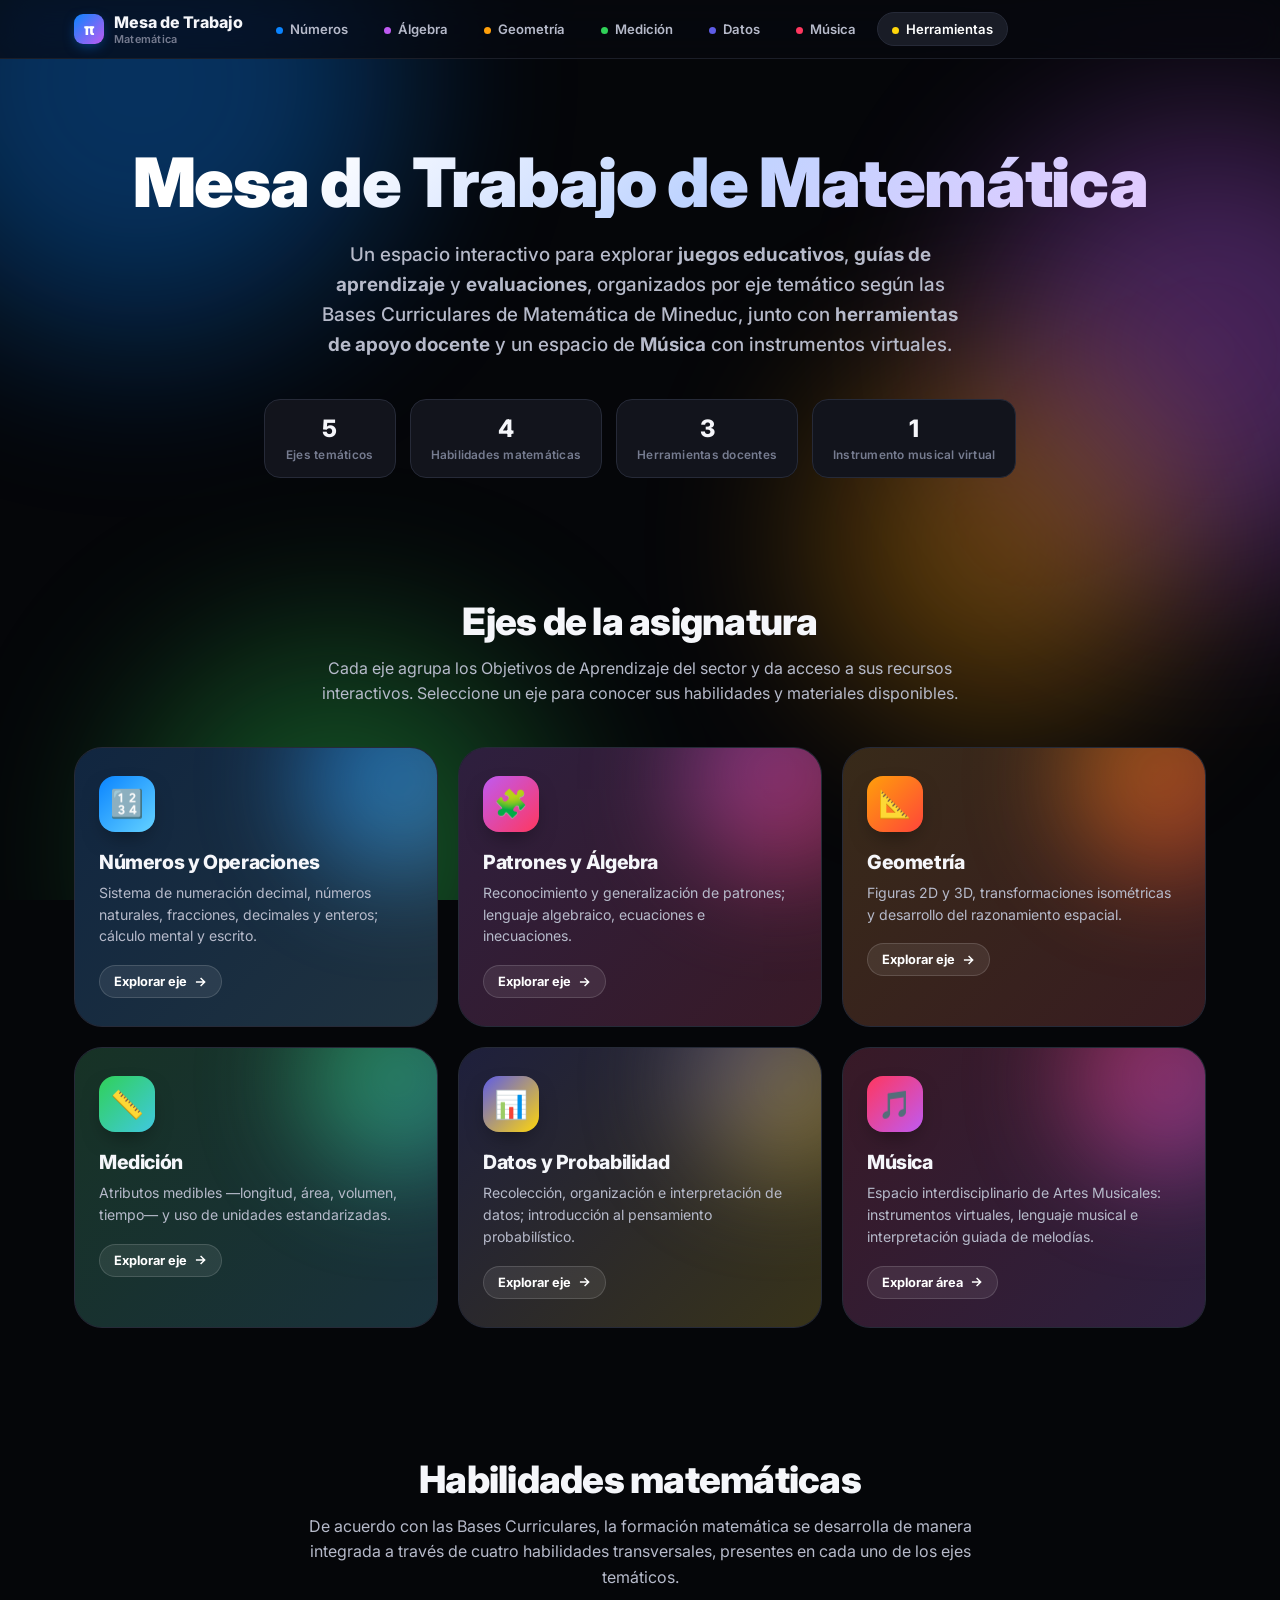
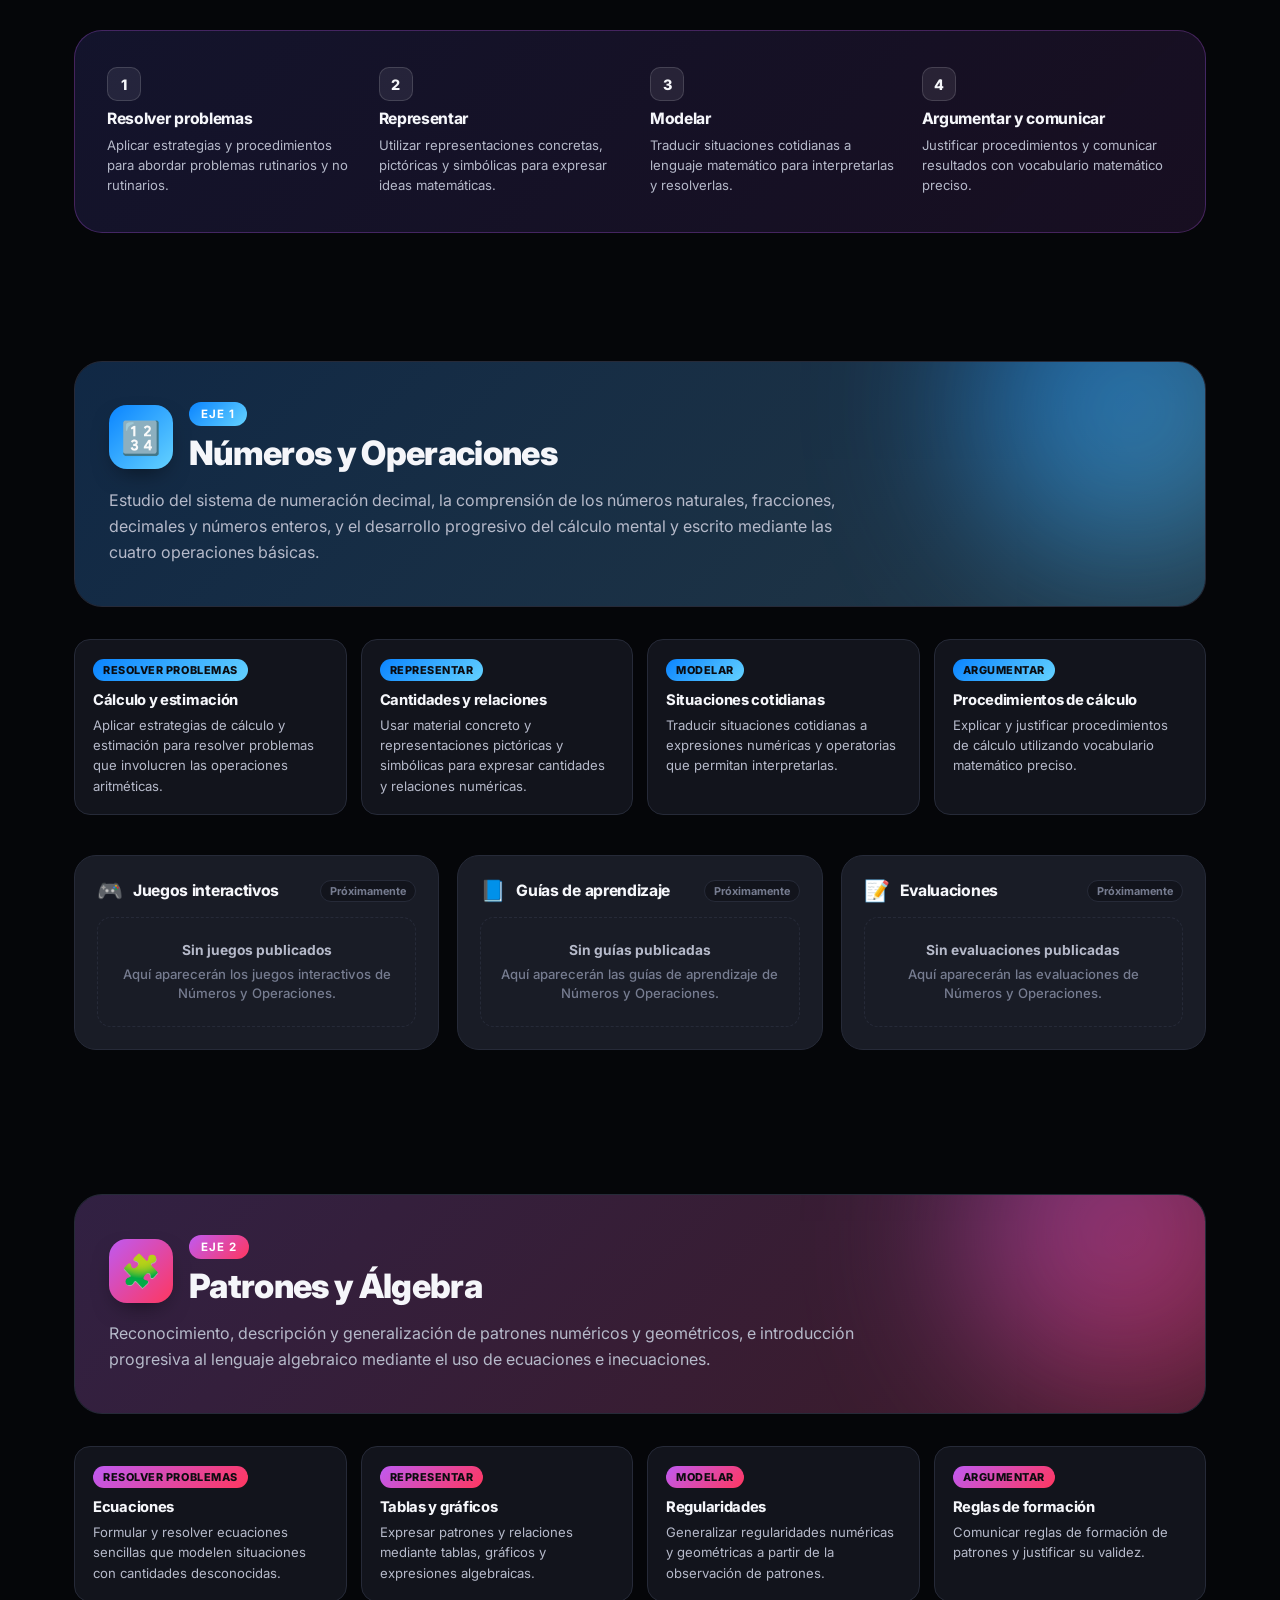
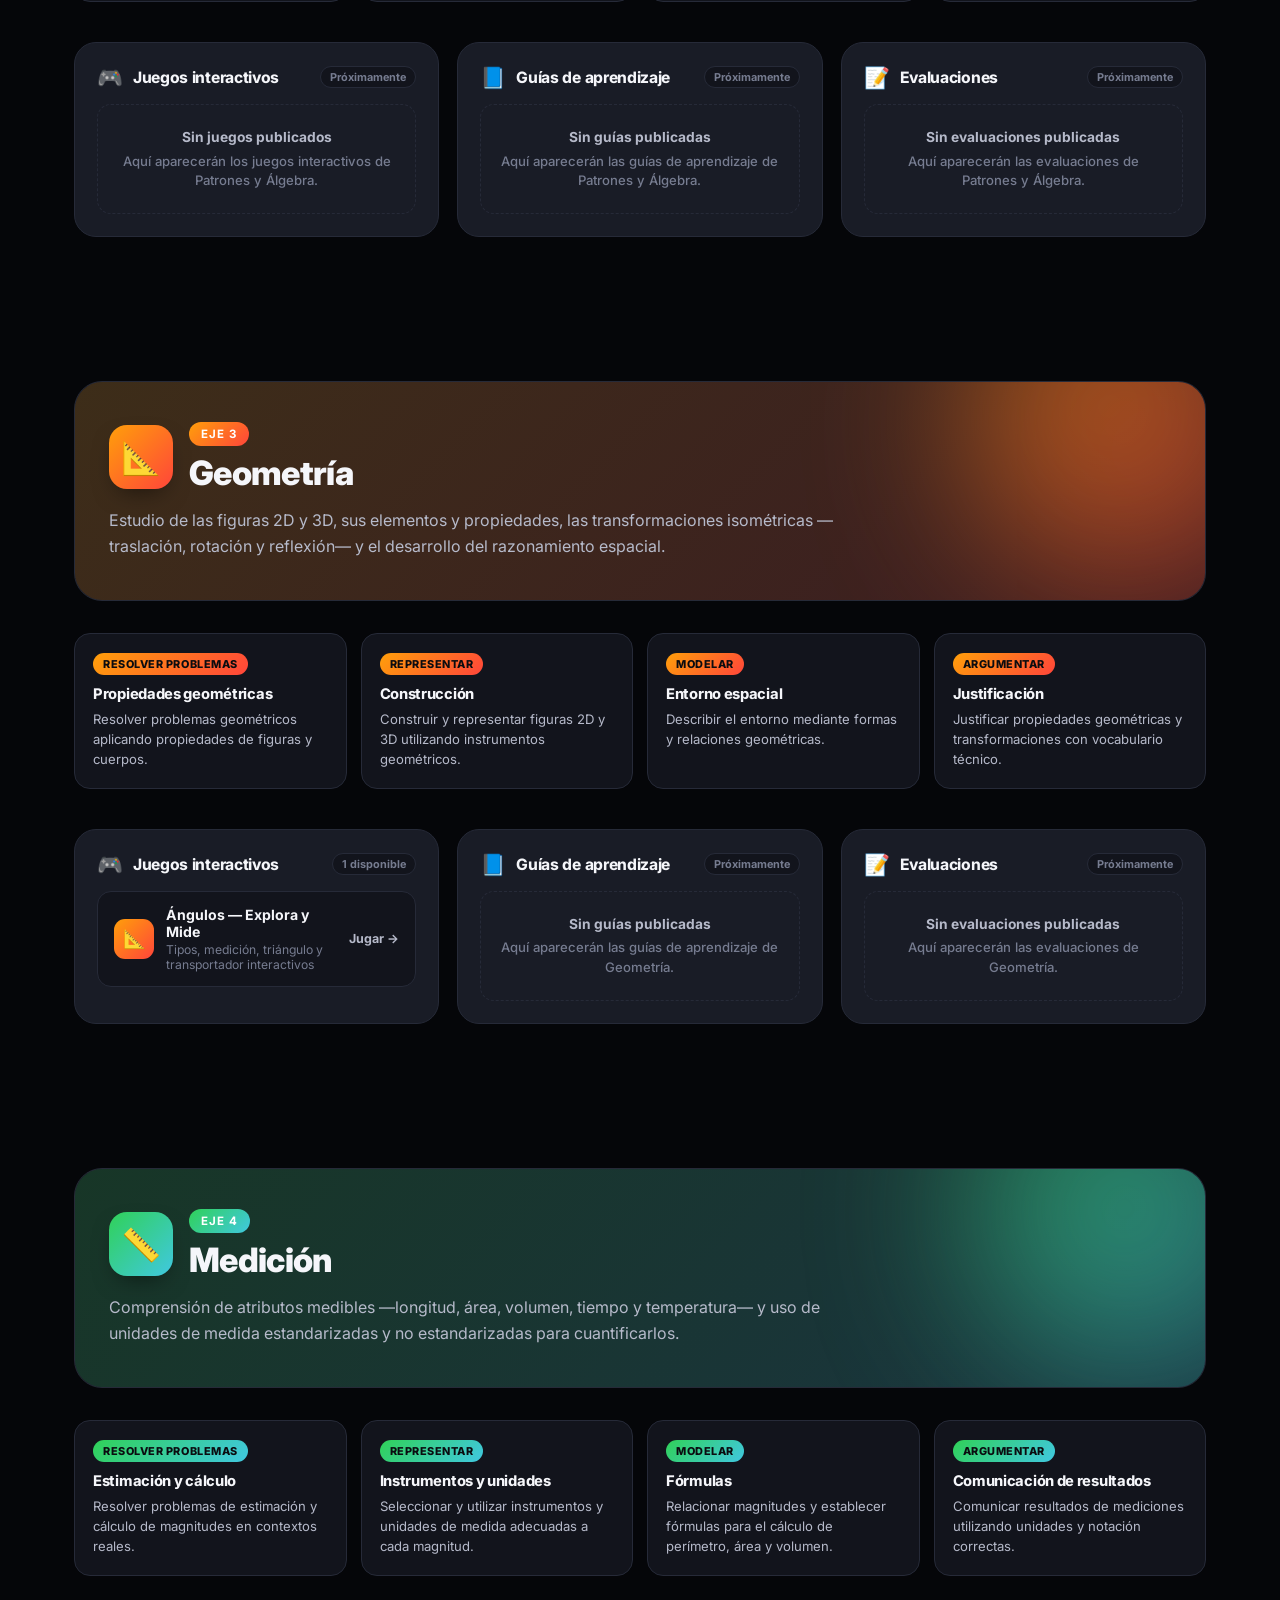
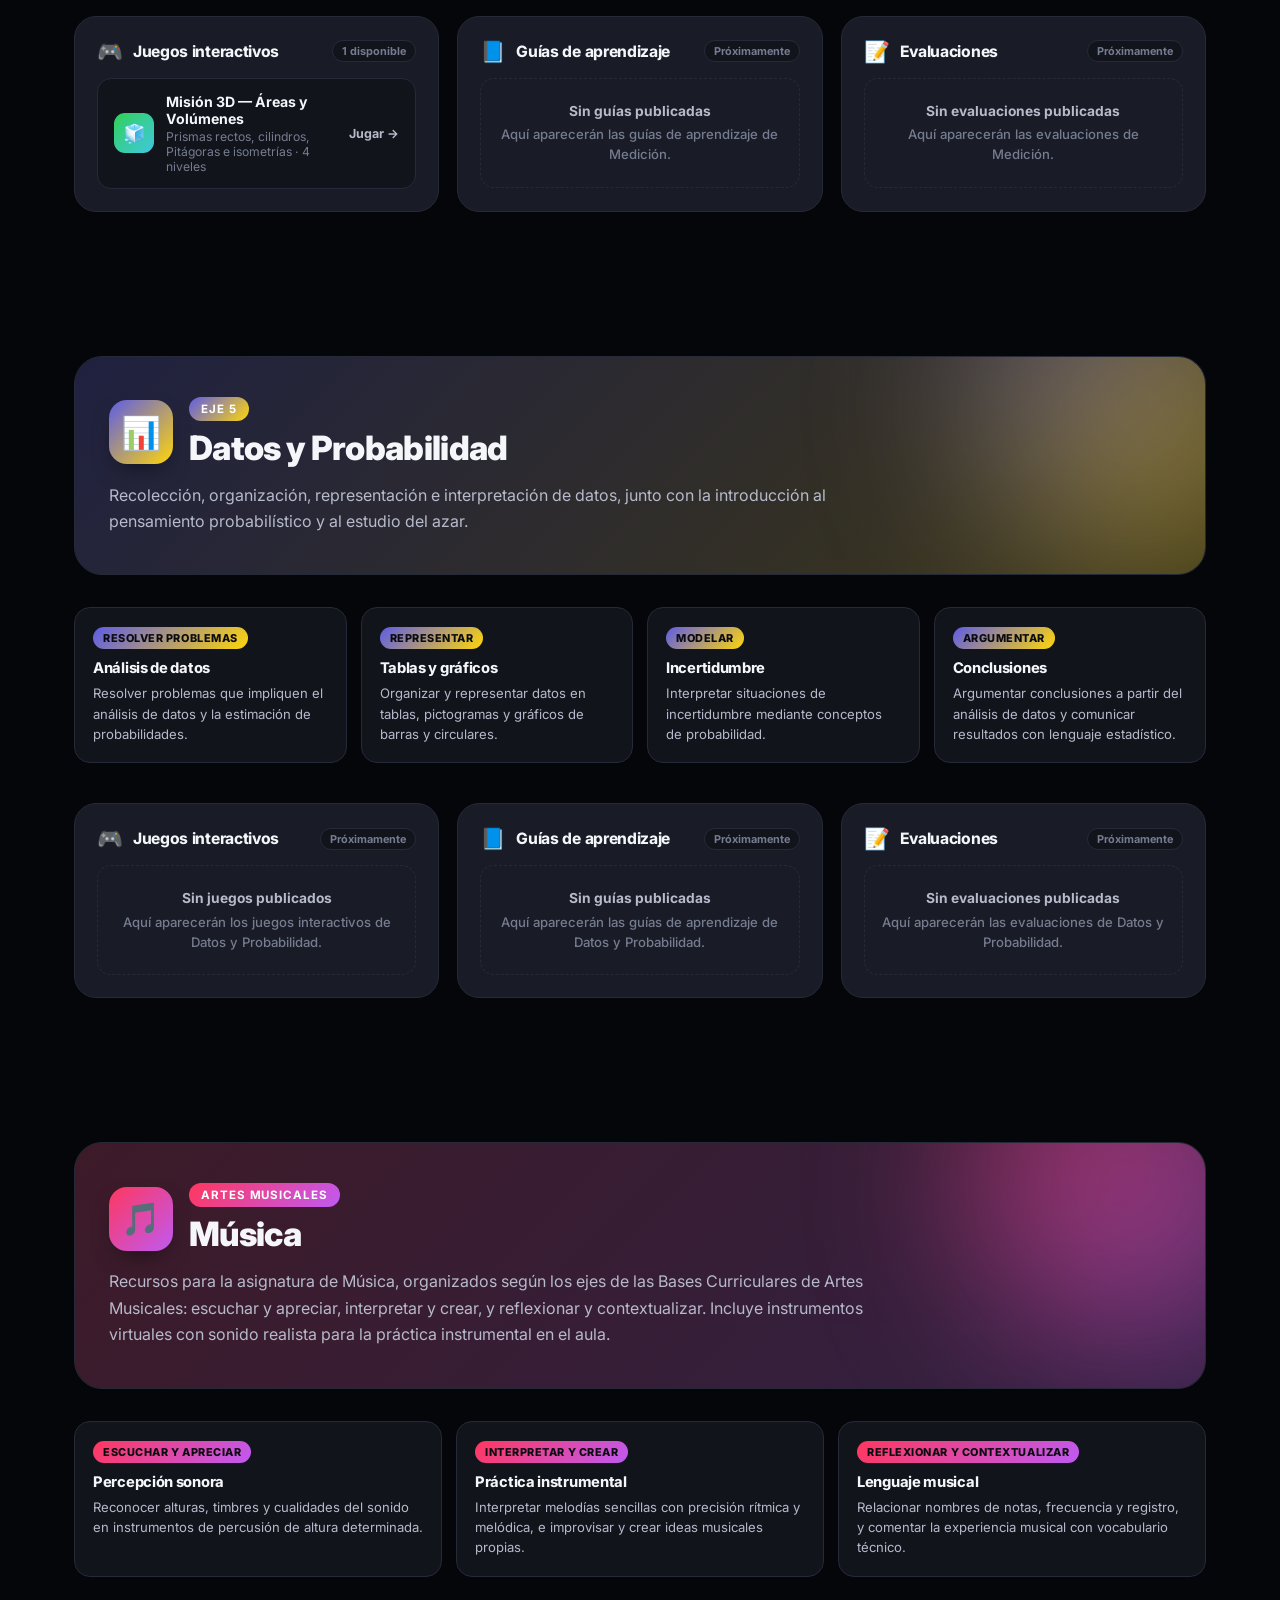
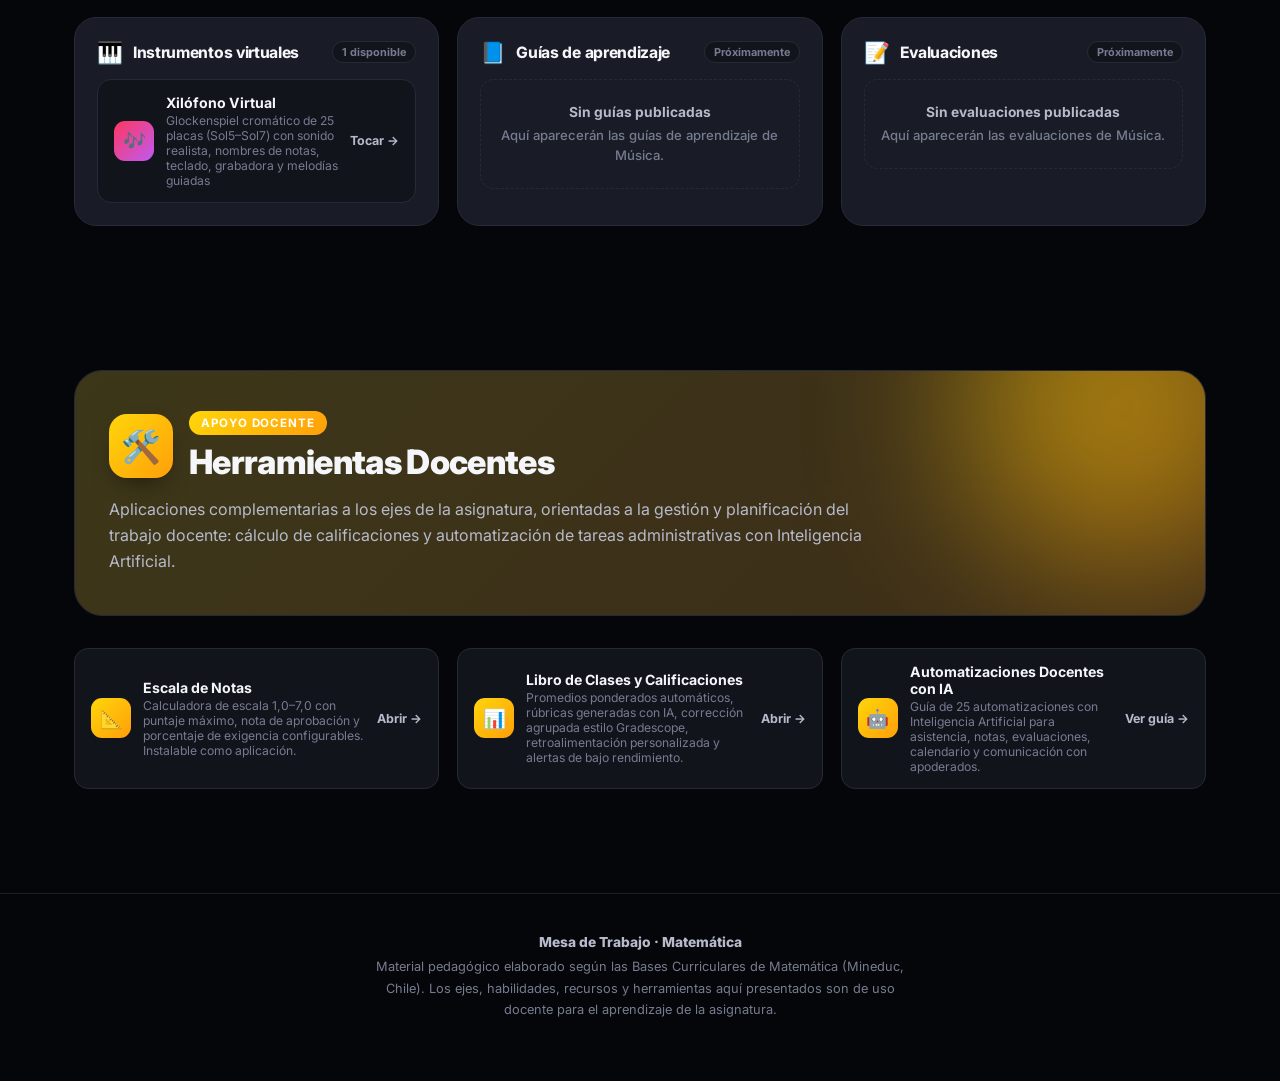
<file: index.html>
<!doctype html>
<html lang="es">
<head>
<meta charset="UTF-8">
<meta name="viewport" content="width=device-width, initial-scale=1, viewport-fit=cover">
<title>Mesa de Trabajo · Matemática</title>
<meta name="description" content="Mesa de Trabajo de Matemática: juegos interactivos, guías de aprendizaje, evaluaciones y herramientas docentes organizados por eje temático según las Bases Curriculares de Matemática.">
<meta name="theme-color" content="#05060A">

<link rel="apple-touch-icon" href="icons/apple-touch-icon.png">
<link rel="icon" type="image/png" sizes="192x192" href="icons/icon-192.png">
<link rel="icon" type="image/png" sizes="512x512" href="icons/icon-512.png">

<link rel="preconnect" href="https://fonts.googleapis.com">
<link rel="preconnect" href="https://fonts.gstatic.com" crossorigin>
<link href="https://fonts.googleapis.com/css2?family=Inter:wght@400;500;600;700;800;900&display=swap" rel="stylesheet">

<style>
  :root{
    --bg:#050609;
    --bg-elev:#0D0F16;
    --surface:#12141C;
    --surface-2:#191C26;
    --border:#262A38;
    --border-soft:#1B1E28;
    --ink:#F5F6FA;
    --ink-soft:#B6BACA;
    --ink-faint:#767C90;

    --blue:#0A84FF; --cyan:#64D2FF;
    --purple:#BF5AF2; --pink:#FF375F;
    --orange:#FF9F0A; --red:#FF453A;
    --green:#30D158; --teal:#40C8E0;
    --indigo:#5E5CE6; --yellow:#FFD60A;

    --font: 'Inter', -apple-system, BlinkMacSystemFont, 'SF Pro Display', 'Segoe UI', Roboto, sans-serif;
    --shadow-lg: 0 30px 60px -20px rgba(0,0,0,.55);
    --shadow-sm: 0 10px 24px -12px rgba(0,0,0,.5);
    --radius-xl: 28px;
    --radius-lg: 22px;
    --radius-md: 16px;
    --ease: cubic-bezier(.16,1,.3,1);
    color-scheme: dark;
  }

  *{box-sizing:border-box;}
  html{scroll-behavior:smooth; overflow-x:hidden;}
  html,body{min-height:100%;}
  body{
    margin:0;
    background:var(--bg);
    color:var(--ink);
    font-family:var(--font);
    -webkit-font-smoothing:antialiased;
  }
  img,svg{display:block;max-width:100%;}
  h1,h2,h3,h4{margin:0; text-wrap:balance; letter-spacing:-.02em;}
  p{margin:0;}
  a{color:inherit; text-decoration:none;}
  ::selection{background:var(--blue); color:#fff;}
  :focus-visible{outline:2.5px solid var(--blue); outline-offset:3px; border-radius:6px;}
  @media (prefers-reduced-motion: reduce){
    html{scroll-behavior:auto;}
    *{animation-duration:.01ms !important; animation-iteration-count:1 !important; transition-duration:.01ms !important;}
  }

  .wrap{max-width:1180px; margin-inline:auto; padding-inline:24px;}

  /* ---------- background ambience ---------- */
  .ambient{position:fixed; inset:0; z-index:0; pointer-events:none; overflow:hidden;}
  .ambient span{
    position:absolute; border-radius:50%; filter:blur(90px); opacity:.35;
    animation: float 22s ease-in-out infinite;
  }
  .ambient span:nth-child(1){width:520px; height:520px; background:var(--blue); top:-180px; left:-120px;}
  .ambient span:nth-child(2){width:460px; height:460px; background:var(--purple); top:120px; right:-160px; animation-delay:-6s;}
  .ambient span:nth-child(3){width:420px; height:420px; background:var(--green); bottom:-160px; left:10%; animation-delay:-12s;}
  .ambient span:nth-child(4){width:360px; height:360px; background:var(--orange); bottom:20%; right:8%; animation-delay:-18s;}
  @keyframes float{
    0%,100%{transform:translate(0,0) scale(1);}
    50%{transform:translate(30px,-30px) scale(1.08);}
  }

  /* ---------- nav ---------- */
  .nav{
    position:sticky; top:0; z-index:50;
    backdrop-filter:blur(20px) saturate(160%);
    -webkit-backdrop-filter:blur(20px) saturate(160%);
    background:rgba(8,9,14,.72);
    border-bottom:1px solid var(--border-soft);
  }
  .nav-inner{
    max-width:1180px; margin-inline:auto; padding:12px 24px;
    display:flex; align-items:center; gap:18px;
  }
  .brand{display:flex; align-items:center; gap:10px; font-weight:800; font-size:1rem; white-space:nowrap;}
  .brand .mark{
    width:30px; height:30px; border-radius:9px; display:flex; align-items:center; justify-content:center;
    background:linear-gradient(135deg, var(--blue), var(--purple)); font-size:1rem; font-weight:800; color:#fff;
    box-shadow:0 4px 14px -4px rgba(10,132,255,.6);
  }
  .brand small{display:block; font-weight:600; font-size:.68rem; color:var(--ink-faint); letter-spacing:.02em;}
  .nav-links{
    display:flex; gap:6px; overflow-x:auto; scrollbar-width:none; flex:1;
    -ms-overflow-style:none;
  }
  .nav-links::-webkit-scrollbar{display:none;}
  .nav-links a{
    white-space:nowrap; font-size:.82rem; font-weight:600; color:var(--ink-soft);
    padding:8px 14px; border-radius:999px; transition:.2s var(--ease); border:1px solid transparent;
  }
  .nav-links a:hover{color:var(--ink); background:var(--surface-2);}
  .nav-links a.active{color:#fff; background:var(--surface-2); border-color:var(--border);}
  .nav-links a .dot{display:inline-block; width:7px; height:7px; border-radius:50%; margin-right:7px; vertical-align:middle;}

  /* ---------- hero ---------- */
  .hero{position:relative; z-index:1; padding:88px 0 56px; text-align:center;}
  .hero h1{
    font-size:clamp(2.4rem, 1.7rem + 3.2vw, 4.4rem); font-weight:900; line-height:1.04;
    background:linear-gradient(135deg,#fff 20%, #BFD4FF 55%, #E7C9FF 100%);
    -webkit-background-clip:text; background-clip:text; color:transparent;
  }
  .hero p.lead{
    max-width:640px; margin:22px auto 0; font-size:clamp(1rem,.94rem + .3vw,1.18rem);
    color:var(--ink-soft); line-height:1.6; font-weight:500;
  }
  .hero-stats{display:flex; justify-content:center; gap:14px; margin-top:38px; flex-wrap:wrap;}
  .hero-stat{
    background:var(--surface); border:1px solid var(--border); border-radius:16px;
    padding:14px 20px; min-width:132px;
  }
  .hero-stat b{display:block; font-size:1.5rem; font-weight:800;}
  .hero-stat span{font-size:.74rem; color:var(--ink-faint); font-weight:600; letter-spacing:.02em;}

  /* ---------- section titles ---------- */
  .section-head{max-width:680px; margin:0 auto 40px; text-align:center;}
  .section-head h2{font-size:clamp(1.7rem,1.4rem + 1.2vw,2.4rem); font-weight:850;}
  .section-head p{margin-top:12px; color:var(--ink-soft); font-size:1rem; line-height:1.6;}

  section{position:relative; z-index:1; padding:64px 0;}

  /* ---------- ejes overview grid ---------- */
  .ejes-grid{display:grid; grid-template-columns:repeat(3, 1fr); gap:20px;}
  @media (max-width:980px){ .ejes-grid{grid-template-columns:repeat(2,1fr);} }
  @media (max-width:640px){ .ejes-grid{grid-template-columns:1fr;} }

  .eje-card{
    position:relative; border-radius:var(--radius-xl); padding:28px 24px; overflow:hidden;
    background:var(--surface); border:1px solid var(--border);
    transition:transform .45s var(--ease), border-color .3s var(--ease), box-shadow .45s var(--ease);
    opacity:0; transform:translateY(24px);
  }
  .eje-card.in{opacity:1; transform:translateY(0);}
  .eje-card:hover{transform:translateY(-6px); box-shadow:var(--shadow-lg); border-color:transparent;}
  .eje-card::before{
    content:""; position:absolute; inset:0; opacity:.16; transition:opacity .35s var(--ease);
    background:var(--grad);
  }
  .eje-card:hover::before{opacity:.28;}
  .eje-card .glow{
    position:absolute; width:200px; height:200px; border-radius:50%; filter:blur(50px); opacity:.5;
    background:var(--grad); top:-70px; right:-60px; z-index:0;
  }
  .eje-card > *{position:relative; z-index:1;}
  .eje-icon{
    width:56px; height:56px; border-radius:16px; display:flex; align-items:center; justify-content:center;
    font-size:1.7rem; background:var(--grad); box-shadow:0 10px 24px -10px rgba(0,0,0,.6); margin-bottom:18px;
  }
  .eje-card h3{font-size:1.22rem; font-weight:800; margin-bottom:8px;}
  .eje-card p{font-size:.88rem; color:var(--ink-soft); line-height:1.55; margin-bottom:18px;}
  .eje-card .go{
    display:inline-flex; align-items:center; gap:6px; font-size:.8rem; font-weight:700;
    color:#fff; background:rgba(255,255,255,.08); border:1px solid rgba(255,255,255,.14);
    padding:8px 14px; border-radius:999px; transition:.2s var(--ease);
  }
  .eje-card:hover .go{background:var(--grad); border-color:transparent;}
  .eje-card .go svg{width:14px; height:14px; transition:transform .3s var(--ease);}
  .eje-card:hover .go svg{transform:translateX(3px);}

  /* ---------- habilidades banner ---------- */
  .habilidades-banner{
    background:linear-gradient(135deg, rgba(94,92,230,.16), rgba(191,90,242,.10));
    border:1px solid rgba(191,90,242,.28); border-radius:var(--radius-xl);
    padding:36px 32px; display:grid; grid-template-columns:1fr 1fr 1fr 1fr; gap:20px;
  }
  @media (max-width:900px){ .habilidades-banner{grid-template-columns:1fr 1fr;} }
  @media (max-width:540px){ .habilidades-banner{grid-template-columns:1fr;} }
  .hab-item{display:flex; flex-direction:column; gap:8px;}
  .hab-item .n{
    width:34px; height:34px; border-radius:10px; display:flex; align-items:center; justify-content:center;
    background:rgba(255,255,255,.08); font-weight:800; font-size:.9rem; border:1px solid rgba(255,255,255,.14);
  }
  .hab-item h4{font-size:.98rem; font-weight:750;}
  .hab-item p{font-size:.82rem; color:var(--ink-soft); line-height:1.5;}

  /* ---------- eje detail sections ---------- */
  .eje-section{scroll-margin-top:84px;}
  .eje-banner{
    border-radius:var(--radius-xl); padding:40px 34px; position:relative; overflow:hidden;
    background:var(--surface); border:1px solid var(--border); margin-bottom:32px;
  }
  .eje-banner::before{content:""; position:absolute; inset:0; background:var(--grad); opacity:.18;}
  .eje-banner::after{
    content:""; position:absolute; width:320px; height:320px; border-radius:50%; filter:blur(80px);
    background:var(--grad); opacity:.55; top:-120px; right:-80px;
  }
  .eje-banner > *{position:relative; z-index:1;}
  .eje-banner-top{display:flex; align-items:center; gap:16px; margin-bottom:14px; flex-wrap:wrap;}
  .eje-banner .eje-icon{width:64px; height:64px; font-size:2rem; border-radius:18px; margin-bottom:0;}
  .eje-banner-tag{
    font-size:.72rem; font-weight:700; letter-spacing:.08em; text-transform:uppercase;
    color:#fff; background:var(--grad); padding:5px 12px; border-radius:999px; display:inline-block;
  }
  .eje-banner h2{font-size:clamp(1.5rem,1.2rem + 1.4vw,2.1rem); font-weight:850; margin-top:6px;}
  .eje-banner .desc{max-width:760px; color:var(--ink-soft); font-size:1rem; line-height:1.65; margin-top:14px;}

  .hab-grid{display:grid; grid-template-columns:repeat(4,1fr); gap:14px; margin-bottom:40px;}
  @media (max-width:900px){ .hab-grid{grid-template-columns:1fr 1fr;} }
  @media (max-width:560px){ .hab-grid{grid-template-columns:1fr;} }
  .hab-card{
    background:var(--surface); border:1px solid var(--border); border-radius:var(--radius-md);
    padding:18px; transition:border-color .25s var(--ease), transform .25s var(--ease);
  }
  .hab-card:hover{transform:translateY(-3px); border-color:var(--border-glow, var(--border));}
  .hab-card .tag{
    display:inline-block; font-size:.68rem; font-weight:800; letter-spacing:.05em; text-transform:uppercase;
    padding:4px 10px; border-radius:999px; margin-bottom:10px; color:#0B0C10;
    background:var(--grad);
  }
  .hab-card h4{font-size:.92rem; font-weight:750; margin-bottom:6px;}
  .hab-card p{font-size:.82rem; color:var(--ink-soft); line-height:1.55;}

  .cat-row{display:grid; grid-template-columns:repeat(3,1fr); gap:18px; margin-bottom:16px;}
  @media (max-width:860px){ .cat-row{grid-template-columns:1fr;} }
  .cat-card{
    background:var(--surface-2); border:1px solid var(--border); border-radius:var(--radius-lg); padding:22px;
  }
  .cat-head{display:flex; align-items:center; gap:10px; margin-bottom:14px;}
  .cat-head .ic{font-size:1.3rem;}
  .cat-head h4{font-size:.98rem; font-weight:750;}
  .cat-head span.count{
    margin-left:auto; font-size:.68rem; font-weight:700; color:var(--ink-faint);
    background:var(--surface); border:1px solid var(--border); padding:3px 9px; border-radius:999px;
  }
  .placeholder-card{
    border:1.5px dashed var(--border); border-radius:14px; padding:22px 16px; text-align:center;
    color:var(--ink-faint); font-size:.82rem; line-height:1.5; font-weight:500;
  }
  .placeholder-card b{display:block; color:var(--ink-soft); font-size:.86rem; font-weight:700; margin-bottom:4px;}

  .recurso-card{
    display:flex; align-items:center; gap:12px; text-align:left; border-radius:14px; padding:14px 16px;
    border:1px solid var(--border); background:var(--surface); transition:.2s var(--ease);
  }
  .recurso-card:hover{border-color:transparent; box-shadow:var(--shadow-sm); transform:translateY(-2px);}
  .recurso-card .r-ic{
    width:40px; height:40px; flex:0 0 auto; border-radius:11px; display:flex; align-items:center; justify-content:center;
    font-size:1.15rem; background:var(--grad, linear-gradient(135deg, var(--orange), var(--red)));
  }
  .recurso-card .r-info{min-width:0; flex:1;}
  .recurso-card .r-info b{display:block; font-size:.88rem; font-weight:700; color:var(--ink);}
  .recurso-card .r-info span{display:block; font-size:.76rem; color:var(--ink-faint); margin-top:2px;}
  .recurso-card .r-go{flex:0 0 auto; font-size:.78rem; font-weight:700; color:var(--ink-soft);}

  /* ---------- herramientas docentes grid ---------- */
  .herramientas-grid{display:grid; grid-template-columns:repeat(auto-fit, minmax(260px,1fr)); gap:18px;}

  /* ---------- footer ---------- */
  footer{
    position:relative; z-index:1; margin-top:40px; padding:40px 0 60px; text-align:center;
    border-top:1px solid var(--border-soft);
  }
  footer p{font-size:.8rem; color:var(--ink-faint); line-height:1.7; max-width:560px; margin-inline:auto;}
  footer .foot-brand{font-weight:800; color:var(--ink-soft); margin-bottom:6px; font-size:.86rem;}

  /* ---------- back to top ---------- */
  #topBtn{
    position:fixed; right:20px; bottom:20px; z-index:60; width:46px; height:46px; border-radius:50%;
    background:var(--surface-2); border:1px solid var(--border); color:var(--ink);
    display:flex; align-items:center; justify-content:center; cursor:pointer;
    opacity:0; pointer-events:none; transform:translateY(10px);
    transition:.3s var(--ease); box-shadow:var(--shadow-sm);
  }
  #topBtn.show{opacity:1; pointer-events:auto; transform:translateY(0);}
  #topBtn:hover{background:var(--blue); border-color:var(--blue);}
</style>
</head>
<body>

<div class="ambient" aria-hidden="true"><span></span><span></span><span></span><span></span></div>

<nav class="nav">
  <div class="nav-inner">
    <div class="brand">
      <span class="mark">π</span>
      <span>Mesa de Trabajo<small>Matemática</small></span>
    </div>
    <div class="nav-links" id="navLinks">
      <a href="#numeros" data-c="var(--blue)"><span class="dot" style="background:var(--blue)"></span>Números</a>
      <a href="#algebra" data-c="var(--purple)"><span class="dot" style="background:var(--purple)"></span>Álgebra</a>
      <a href="#geometria" data-c="var(--orange)"><span class="dot" style="background:var(--orange)"></span>Geometría</a>
      <a href="#medicion" data-c="var(--green)"><span class="dot" style="background:var(--green)"></span>Medición</a>
      <a href="#datos" data-c="var(--indigo)"><span class="dot" style="background:var(--indigo)"></span>Datos</a>
      <a href="#musica" data-c="var(--pink)"><span class="dot" style="background:var(--pink)"></span>Música</a>
      <a href="#herramientas" data-c="var(--yellow)"><span class="dot" style="background:var(--yellow)"></span>Herramientas</a>
    </div>
  </div>
</nav>

<main>
  <!-- ============ HERO ============ -->
  <div class="wrap">
    <section class="hero">
      <h1>Mesa de Trabajo de Matemática</h1>
      <p class="lead">Un espacio interactivo para explorar <b>juegos educativos</b>, <b>guías de aprendizaje</b> y <b>evaluaciones</b>, organizados por eje temático según las Bases Curriculares de Matemática de Mineduc, junto con <b>herramientas de apoyo docente</b> y un espacio de <b>Música</b> con instrumentos virtuales.</p>
      <div class="hero-stats">
        <div class="hero-stat"><b>5</b><span>Ejes temáticos</span></div>
        <div class="hero-stat"><b>4</b><span>Habilidades matemáticas</span></div>
        <div class="hero-stat"><b>3</b><span>Herramientas docentes</span></div>
        <div class="hero-stat"><b>1</b><span>Instrumento musical virtual</span></div>
      </div>
    </section>
  </div>

  <!-- ============ EJES OVERVIEW ============ -->
  <section id="ejes">
    <div class="wrap">
      <div class="section-head">
        <h2>Ejes de la asignatura</h2>
        <p>Cada eje agrupa los Objetivos de Aprendizaje del sector y da acceso a sus recursos interactivos. Seleccione un eje para conocer sus habilidades y materiales disponibles.</p>
      </div>
      <div class="ejes-grid" id="ejesGrid">

        <a class="eje-card" href="#numeros" style="--grad:linear-gradient(135deg, var(--blue), var(--cyan));" data-cat>
          <span class="glow"></span>
          <div class="eje-icon">🔢</div>
          <h3>Números y Operaciones</h3>
          <p>Sistema de numeración decimal, números naturales, fracciones, decimales y enteros; cálculo mental y escrito.</p>
          <span class="go">Explorar eje <svg viewBox="0 0 24 24" fill="none" stroke="currentColor" stroke-width="2.5"><path d="M5 12h14M13 5l7 7-7 7"/></svg></span>
        </a>

        <a class="eje-card" href="#algebra" style="--grad:linear-gradient(135deg, var(--purple), var(--pink));" data-cat>
          <span class="glow"></span>
          <div class="eje-icon">🧩</div>
          <h3>Patrones y Álgebra</h3>
          <p>Reconocimiento y generalización de patrones; lenguaje algebraico, ecuaciones e inecuaciones.</p>
          <span class="go">Explorar eje <svg viewBox="0 0 24 24" fill="none" stroke="currentColor" stroke-width="2.5"><path d="M5 12h14M13 5l7 7-7 7"/></svg></span>
        </a>

        <a class="eje-card" href="#geometria" style="--grad:linear-gradient(135deg, var(--orange), var(--red));" data-cat>
          <span class="glow"></span>
          <div class="eje-icon">📐</div>
          <h3>Geometría</h3>
          <p>Figuras 2D y 3D, transformaciones isométricas y desarrollo del razonamiento espacial.</p>
          <span class="go">Explorar eje <svg viewBox="0 0 24 24" fill="none" stroke="currentColor" stroke-width="2.5"><path d="M5 12h14M13 5l7 7-7 7"/></svg></span>
        </a>

        <a class="eje-card" href="#medicion" style="--grad:linear-gradient(135deg, var(--green), var(--teal));" data-cat>
          <span class="glow"></span>
          <div class="eje-icon">📏</div>
          <h3>Medición</h3>
          <p>Atributos medibles —longitud, área, volumen, tiempo— y uso de unidades estandarizadas.</p>
          <span class="go">Explorar eje <svg viewBox="0 0 24 24" fill="none" stroke="currentColor" stroke-width="2.5"><path d="M5 12h14M13 5l7 7-7 7"/></svg></span>
        </a>

        <a class="eje-card" href="#datos" style="--grad:linear-gradient(135deg, var(--indigo), var(--yellow));" data-cat>
          <span class="glow"></span>
          <div class="eje-icon">📊</div>
          <h3>Datos y Probabilidad</h3>
          <p>Recolección, organización e interpretación de datos; introducción al pensamiento probabilístico.</p>
          <span class="go">Explorar eje <svg viewBox="0 0 24 24" fill="none" stroke="currentColor" stroke-width="2.5"><path d="M5 12h14M13 5l7 7-7 7"/></svg></span>
        </a>

        <a class="eje-card" href="#musica" style="--grad:linear-gradient(135deg, var(--pink), var(--purple));" data-cat>
          <span class="glow"></span>
          <div class="eje-icon">🎵</div>
          <h3>Música</h3>
          <p>Espacio interdisciplinario de Artes Musicales: instrumentos virtuales, lenguaje musical e interpretación guiada de melodías.</p>
          <span class="go">Explorar área <svg viewBox="0 0 24 24" fill="none" stroke="currentColor" stroke-width="2.5"><path d="M5 12h14M13 5l7 7-7 7"/></svg></span>
        </a>

      </div>
    </div>
  </section>

  <!-- ============ HABILIDADES ============ -->
  <section id="habilidades">
    <div class="wrap">
      <div class="section-head">
        <h2>Habilidades matemáticas</h2>
        <p>De acuerdo con las Bases Curriculares, la formación matemática se desarrolla de manera integrada a través de cuatro habilidades transversales, presentes en cada uno de los ejes temáticos.</p>
      </div>
      <div class="habilidades-banner">
        <div class="hab-item"><div class="n">1</div><h4>Resolver problemas</h4><p>Aplicar estrategias y procedimientos para abordar problemas rutinarios y no rutinarios.</p></div>
        <div class="hab-item"><div class="n">2</div><h4>Representar</h4><p>Utilizar representaciones concretas, pictóricas y simbólicas para expresar ideas matemáticas.</p></div>
        <div class="hab-item"><div class="n">3</div><h4>Modelar</h4><p>Traducir situaciones cotidianas a lenguaje matemático para interpretarlas y resolverlas.</p></div>
        <div class="hab-item"><div class="n">4</div><h4>Argumentar y comunicar</h4><p>Justificar procedimientos y comunicar resultados con vocabulario matemático preciso.</p></div>
      </div>
    </div>
  </section>

  <!-- ============ EJE: NÚMEROS ============ -->
  <section id="numeros" class="eje-section">
    <div class="wrap">
      <div class="eje-banner" style="--grad:linear-gradient(135deg, var(--blue), var(--cyan));">
        <div class="eje-banner-top">
          <div class="eje-icon">🔢</div>
          <div>
            <span class="eje-banner-tag">Eje 1</span>
            <h2>Números y Operaciones</h2>
          </div>
        </div>
        <p class="desc">Estudio del sistema de numeración decimal, la comprensión de los números naturales, fracciones, decimales y números enteros, y el desarrollo progresivo del cálculo mental y escrito mediante las cuatro operaciones básicas.</p>
      </div>

      <div class="hab-grid">
        <div class="hab-card" style="--grad:linear-gradient(135deg, var(--blue), var(--cyan));"><span class="tag">Resolver problemas</span><h4>Cálculo y estimación</h4><p>Aplicar estrategias de cálculo y estimación para resolver problemas que involucren las operaciones aritméticas.</p></div>
        <div class="hab-card" style="--grad:linear-gradient(135deg, var(--blue), var(--cyan));"><span class="tag">Representar</span><h4>Cantidades y relaciones</h4><p>Usar material concreto y representaciones pictóricas y simbólicas para expresar cantidades y relaciones numéricas.</p></div>
        <div class="hab-card" style="--grad:linear-gradient(135deg, var(--blue), var(--cyan));"><span class="tag">Modelar</span><h4>Situaciones cotidianas</h4><p>Traducir situaciones cotidianas a expresiones numéricas y operatorias que permitan interpretarlas.</p></div>
        <div class="hab-card" style="--grad:linear-gradient(135deg, var(--blue), var(--cyan));"><span class="tag">Argumentar</span><h4>Procedimientos de cálculo</h4><p>Explicar y justificar procedimientos de cálculo utilizando vocabulario matemático preciso.</p></div>
      </div>

      <div class="cat-row">
        <div class="cat-card">
          <div class="cat-head"><span class="ic">🎮</span><h4>Juegos interactivos</h4><span class="count">Próximamente</span></div>
          <div class="placeholder-card"><b>Sin juegos publicados</b>Aquí aparecerán los juegos interactivos de Números y Operaciones.</div>
        </div>
        <div class="cat-card">
          <div class="cat-head"><span class="ic">📘</span><h4>Guías de aprendizaje</h4><span class="count">Próximamente</span></div>
          <div class="placeholder-card"><b>Sin guías publicadas</b>Aquí aparecerán las guías de aprendizaje de Números y Operaciones.</div>
        </div>
        <div class="cat-card">
          <div class="cat-head"><span class="ic">📝</span><h4>Evaluaciones</h4><span class="count">Próximamente</span></div>
          <div class="placeholder-card"><b>Sin evaluaciones publicadas</b>Aquí aparecerán las evaluaciones de Números y Operaciones.</div>
        </div>
      </div>
    </div>
  </section>

  <!-- ============ EJE: ÁLGEBRA ============ -->
  <section id="algebra" class="eje-section">
    <div class="wrap">
      <div class="eje-banner" style="--grad:linear-gradient(135deg, var(--purple), var(--pink));">
        <div class="eje-banner-top">
          <div class="eje-icon">🧩</div>
          <div>
            <span class="eje-banner-tag">Eje 2</span>
            <h2>Patrones y Álgebra</h2>
          </div>
        </div>
        <p class="desc">Reconocimiento, descripción y generalización de patrones numéricos y geométricos, e introducción progresiva al lenguaje algebraico mediante el uso de ecuaciones e inecuaciones.</p>
      </div>

      <div class="hab-grid">
        <div class="hab-card" style="--grad:linear-gradient(135deg, var(--purple), var(--pink));"><span class="tag">Resolver problemas</span><h4>Ecuaciones</h4><p>Formular y resolver ecuaciones sencillas que modelen situaciones con cantidades desconocidas.</p></div>
        <div class="hab-card" style="--grad:linear-gradient(135deg, var(--purple), var(--pink));"><span class="tag">Representar</span><h4>Tablas y gráficos</h4><p>Expresar patrones y relaciones mediante tablas, gráficos y expresiones algebraicas.</p></div>
        <div class="hab-card" style="--grad:linear-gradient(135deg, var(--purple), var(--pink));"><span class="tag">Modelar</span><h4>Regularidades</h4><p>Generalizar regularidades numéricas y geométricas a partir de la observación de patrones.</p></div>
        <div class="hab-card" style="--grad:linear-gradient(135deg, var(--purple), var(--pink));"><span class="tag">Argumentar</span><h4>Reglas de formación</h4><p>Comunicar reglas de formación de patrones y justificar su validez.</p></div>
      </div>

      <div class="cat-row">
        <div class="cat-card">
          <div class="cat-head"><span class="ic">🎮</span><h4>Juegos interactivos</h4><span class="count">Próximamente</span></div>
          <div class="placeholder-card"><b>Sin juegos publicados</b>Aquí aparecerán los juegos interactivos de Patrones y Álgebra.</div>
        </div>
        <div class="cat-card">
          <div class="cat-head"><span class="ic">📘</span><h4>Guías de aprendizaje</h4><span class="count">Próximamente</span></div>
          <div class="placeholder-card"><b>Sin guías publicadas</b>Aquí aparecerán las guías de aprendizaje de Patrones y Álgebra.</div>
        </div>
        <div class="cat-card">
          <div class="cat-head"><span class="ic">📝</span><h4>Evaluaciones</h4><span class="count">Próximamente</span></div>
          <div class="placeholder-card"><b>Sin evaluaciones publicadas</b>Aquí aparecerán las evaluaciones de Patrones y Álgebra.</div>
        </div>
      </div>
    </div>
  </section>

  <!-- ============ EJE: GEOMETRÍA ============ -->
  <section id="geometria" class="eje-section">
    <div class="wrap">
      <div class="eje-banner" style="--grad:linear-gradient(135deg, var(--orange), var(--red));">
        <div class="eje-banner-top">
          <div class="eje-icon">📐</div>
          <div>
            <span class="eje-banner-tag">Eje 3</span>
            <h2>Geometría</h2>
          </div>
        </div>
        <p class="desc">Estudio de las figuras 2D y 3D, sus elementos y propiedades, las transformaciones isométricas —traslación, rotación y reflexión— y el desarrollo del razonamiento espacial.</p>
      </div>

      <div class="hab-grid">
        <div class="hab-card" style="--grad:linear-gradient(135deg, var(--orange), var(--red));"><span class="tag">Resolver problemas</span><h4>Propiedades geométricas</h4><p>Resolver problemas geométricos aplicando propiedades de figuras y cuerpos.</p></div>
        <div class="hab-card" style="--grad:linear-gradient(135deg, var(--orange), var(--red));"><span class="tag">Representar</span><h4>Construcción</h4><p>Construir y representar figuras 2D y 3D utilizando instrumentos geométricos.</p></div>
        <div class="hab-card" style="--grad:linear-gradient(135deg, var(--orange), var(--red));"><span class="tag">Modelar</span><h4>Entorno espacial</h4><p>Describir el entorno mediante formas y relaciones geométricas.</p></div>
        <div class="hab-card" style="--grad:linear-gradient(135deg, var(--orange), var(--red));"><span class="tag">Argumentar</span><h4>Justificación</h4><p>Justificar propiedades geométricas y transformaciones con vocabulario técnico.</p></div>
      </div>

      <div class="cat-row">
        <div class="cat-card">
          <div class="cat-head"><span class="ic">🎮</span><h4>Juegos interactivos</h4><span class="count">1 disponible</span></div>
          <a class="recurso-card" href="juegos/geometria/angulos.html" style="--grad:linear-gradient(135deg, var(--orange), var(--red));">
            <span class="r-ic">📐</span>
            <span class="r-info"><b>Ángulos — Explora y Mide</b><span>Tipos, medición, triángulo y transportador interactivos</span></span>
            <span class="r-go">Jugar →</span>
          </a>
        </div>
        <div class="cat-card">
          <div class="cat-head"><span class="ic">📘</span><h4>Guías de aprendizaje</h4><span class="count">Próximamente</span></div>
          <div class="placeholder-card"><b>Sin guías publicadas</b>Aquí aparecerán las guías de aprendizaje de Geometría.</div>
        </div>
        <div class="cat-card">
          <div class="cat-head"><span class="ic">📝</span><h4>Evaluaciones</h4><span class="count">Próximamente</span></div>
          <div class="placeholder-card"><b>Sin evaluaciones publicadas</b>Aquí aparecerán las evaluaciones de Geometría.</div>
        </div>
      </div>
    </div>
  </section>

  <!-- ============ EJE: MEDICIÓN ============ -->
  <section id="medicion" class="eje-section">
    <div class="wrap">
      <div class="eje-banner" style="--grad:linear-gradient(135deg, var(--green), var(--teal));">
        <div class="eje-banner-top">
          <div class="eje-icon">📏</div>
          <div>
            <span class="eje-banner-tag">Eje 4</span>
            <h2>Medición</h2>
          </div>
        </div>
        <p class="desc">Comprensión de atributos medibles —longitud, área, volumen, tiempo y temperatura— y uso de unidades de medida estandarizadas y no estandarizadas para cuantificarlos.</p>
      </div>

      <div class="hab-grid">
        <div class="hab-card" style="--grad:linear-gradient(135deg, var(--green), var(--teal));"><span class="tag">Resolver problemas</span><h4>Estimación y cálculo</h4><p>Resolver problemas de estimación y cálculo de magnitudes en contextos reales.</p></div>
        <div class="hab-card" style="--grad:linear-gradient(135deg, var(--green), var(--teal));"><span class="tag">Representar</span><h4>Instrumentos y unidades</h4><p>Seleccionar y utilizar instrumentos y unidades de medida adecuadas a cada magnitud.</p></div>
        <div class="hab-card" style="--grad:linear-gradient(135deg, var(--green), var(--teal));"><span class="tag">Modelar</span><h4>Fórmulas</h4><p>Relacionar magnitudes y establecer fórmulas para el cálculo de perímetro, área y volumen.</p></div>
        <div class="hab-card" style="--grad:linear-gradient(135deg, var(--green), var(--teal));"><span class="tag">Argumentar</span><h4>Comunicación de resultados</h4><p>Comunicar resultados de mediciones utilizando unidades y notación correctas.</p></div>
      </div>

      <div class="cat-row">
        <div class="cat-card">
          <div class="cat-head"><span class="ic">🎮</span><h4>Juegos interactivos</h4><span class="count">1 disponible</span></div>
          <a class="recurso-card" href="juegos/medicion/areas-volumenes/index.html" style="--grad:linear-gradient(135deg, var(--green), var(--teal));">
            <span class="r-ic">🧊</span>
            <span class="r-info"><b>Misión 3D — Áreas y Volúmenes</b><span>Prismas rectos, cilindros, Pitágoras e isometrías · 4 niveles</span></span>
            <span class="r-go">Jugar →</span>
          </a>
        </div>
        <div class="cat-card">
          <div class="cat-head"><span class="ic">📘</span><h4>Guías de aprendizaje</h4><span class="count">Próximamente</span></div>
          <div class="placeholder-card"><b>Sin guías publicadas</b>Aquí aparecerán las guías de aprendizaje de Medición.</div>
        </div>
        <div class="cat-card">
          <div class="cat-head"><span class="ic">📝</span><h4>Evaluaciones</h4><span class="count">Próximamente</span></div>
          <div class="placeholder-card"><b>Sin evaluaciones publicadas</b>Aquí aparecerán las evaluaciones de Medición.</div>
        </div>
      </div>
    </div>
  </section>

  <!-- ============ EJE: DATOS Y PROBABILIDAD ============ -->
  <section id="datos" class="eje-section">
    <div class="wrap">
      <div class="eje-banner" style="--grad:linear-gradient(135deg, var(--indigo), var(--yellow));">
        <div class="eje-banner-top">
          <div class="eje-icon">📊</div>
          <div>
            <span class="eje-banner-tag">Eje 5</span>
            <h2>Datos y Probabilidad</h2>
          </div>
        </div>
        <p class="desc">Recolección, organización, representación e interpretación de datos, junto con la introducción al pensamiento probabilístico y al estudio del azar.</p>
      </div>

      <div class="hab-grid">
        <div class="hab-card" style="--grad:linear-gradient(135deg, var(--indigo), var(--yellow));"><span class="tag">Resolver problemas</span><h4>Análisis de datos</h4><p>Resolver problemas que impliquen el análisis de datos y la estimación de probabilidades.</p></div>
        <div class="hab-card" style="--grad:linear-gradient(135deg, var(--indigo), var(--yellow));"><span class="tag">Representar</span><h4>Tablas y gráficos</h4><p>Organizar y representar datos en tablas, pictogramas y gráficos de barras y circulares.</p></div>
        <div class="hab-card" style="--grad:linear-gradient(135deg, var(--indigo), var(--yellow));"><span class="tag">Modelar</span><h4>Incertidumbre</h4><p>Interpretar situaciones de incertidumbre mediante conceptos de probabilidad.</p></div>
        <div class="hab-card" style="--grad:linear-gradient(135deg, var(--indigo), var(--yellow));"><span class="tag">Argumentar</span><h4>Conclusiones</h4><p>Argumentar conclusiones a partir del análisis de datos y comunicar resultados con lenguaje estadístico.</p></div>
      </div>

      <div class="cat-row">
        <div class="cat-card">
          <div class="cat-head"><span class="ic">🎮</span><h4>Juegos interactivos</h4><span class="count">Próximamente</span></div>
          <div class="placeholder-card"><b>Sin juegos publicados</b>Aquí aparecerán los juegos interactivos de Datos y Probabilidad.</div>
        </div>
        <div class="cat-card">
          <div class="cat-head"><span class="ic">📘</span><h4>Guías de aprendizaje</h4><span class="count">Próximamente</span></div>
          <div class="placeholder-card"><b>Sin guías publicadas</b>Aquí aparecerán las guías de aprendizaje de Datos y Probabilidad.</div>
        </div>
        <div class="cat-card">
          <div class="cat-head"><span class="ic">📝</span><h4>Evaluaciones</h4><span class="count">Próximamente</span></div>
          <div class="placeholder-card"><b>Sin evaluaciones publicadas</b>Aquí aparecerán las evaluaciones de Datos y Probabilidad.</div>
        </div>
      </div>
    </div>
  </section>

  <!-- ============ MÚSICA ============ -->
  <section id="musica" class="eje-section">
    <div class="wrap">
      <div class="eje-banner" style="--grad:linear-gradient(135deg, var(--pink), var(--purple));">
        <div class="eje-banner-top">
          <div class="eje-icon">🎵</div>
          <div>
            <span class="eje-banner-tag">Artes Musicales</span>
            <h2>Música</h2>
          </div>
        </div>
        <p class="desc">Recursos para la asignatura de Música, organizados según los ejes de las Bases Curriculares de Artes Musicales: escuchar y apreciar, interpretar y crear, y reflexionar y contextualizar. Incluye instrumentos virtuales con sonido realista para la práctica instrumental en el aula.</p>
      </div>

      <div class="hab-grid" style="grid-template-columns:repeat(3,1fr);">
        <div class="hab-card" style="--grad:linear-gradient(135deg, var(--pink), var(--purple));"><span class="tag">Escuchar y apreciar</span><h4>Percepción sonora</h4><p>Reconocer alturas, timbres y cualidades del sonido en instrumentos de percusión de altura determinada.</p></div>
        <div class="hab-card" style="--grad:linear-gradient(135deg, var(--pink), var(--purple));"><span class="tag">Interpretar y crear</span><h4>Práctica instrumental</h4><p>Interpretar melodías sencillas con precisión rítmica y melódica, e improvisar y crear ideas musicales propias.</p></div>
        <div class="hab-card" style="--grad:linear-gradient(135deg, var(--pink), var(--purple));"><span class="tag">Reflexionar y contextualizar</span><h4>Lenguaje musical</h4><p>Relacionar nombres de notas, frecuencia y registro, y comentar la experiencia musical con vocabulario técnico.</p></div>
      </div>

      <div class="cat-row">
        <div class="cat-card">
          <div class="cat-head"><span class="ic">🎹</span><h4>Instrumentos virtuales</h4><span class="count">1 disponible</span></div>
          <a class="recurso-card" href="juegos/musica/xilofono/index.html" style="--grad:linear-gradient(135deg, var(--pink), var(--purple));">
            <span class="r-ic">🎶</span>
            <span class="r-info"><b>Xilófono Virtual</b><span>Glockenspiel cromático de 25 placas (Sol5–Sol7) con sonido realista, nombres de notas, teclado, grabadora y melodías guiadas</span></span>
            <span class="r-go">Tocar →</span>
          </a>
        </div>
        <div class="cat-card">
          <div class="cat-head"><span class="ic">📘</span><h4>Guías de aprendizaje</h4><span class="count">Próximamente</span></div>
          <div class="placeholder-card"><b>Sin guías publicadas</b>Aquí aparecerán las guías de aprendizaje de Música.</div>
        </div>
        <div class="cat-card">
          <div class="cat-head"><span class="ic">📝</span><h4>Evaluaciones</h4><span class="count">Próximamente</span></div>
          <div class="placeholder-card"><b>Sin evaluaciones publicadas</b>Aquí aparecerán las evaluaciones de Música.</div>
        </div>
      </div>
    </div>
  </section>

  <!-- ============ HERRAMIENTAS DOCENTES ============ -->
  <section id="herramientas" class="eje-section">
    <div class="wrap">
      <div class="eje-banner" style="--grad:linear-gradient(135deg, var(--yellow), var(--orange));">
        <div class="eje-banner-top">
          <div class="eje-icon">🛠️</div>
          <div>
            <span class="eje-banner-tag">Apoyo docente</span>
            <h2>Herramientas Docentes</h2>
          </div>
        </div>
        <p class="desc">Aplicaciones complementarias a los ejes de la asignatura, orientadas a la gestión y planificación del trabajo docente: cálculo de calificaciones y automatización de tareas administrativas con Inteligencia Artificial.</p>
      </div>

      <div class="herramientas-grid">
        <a class="recurso-card" href="escala-de-notas/index.html" style="--grad:linear-gradient(135deg, var(--yellow), var(--orange));">
          <span class="r-ic">📐</span>
          <span class="r-info"><b>Escala de Notas</b><span>Calculadora de escala 1,0–7,0 con puntaje máximo, nota de aprobación y porcentaje de exigencia configurables. Instalable como aplicación.</span></span>
          <span class="r-go">Abrir →</span>
        </a>
        <a class="recurso-card" href="notas-y-calificaciones/index.html" style="--grad:linear-gradient(135deg, var(--yellow), var(--orange));">
          <span class="r-ic">📊</span>
          <span class="r-info"><b>Libro de Clases y Calificaciones</b><span>Promedios ponderados automáticos, rúbricas generadas con IA, corrección agrupada estilo Gradescope, retroalimentación personalizada y alertas de bajo rendimiento.</span></span>
          <span class="r-go">Abrir →</span>
        </a>
        <a class="recurso-card" href="automatizaciones-docentes-ia/index.html" style="--grad:linear-gradient(135deg, var(--yellow), var(--orange));">
          <span class="r-ic">🤖</span>
          <span class="r-info"><b>Automatizaciones Docentes con IA</b><span>Guía de 25 automatizaciones con Inteligencia Artificial para asistencia, notas, evaluaciones, calendario y comunicación con apoderados.</span></span>
          <span class="r-go">Ver guía →</span>
        </a>
      </div>
    </div>
  </section>
</main>

<footer>
  <div class="wrap">
    <div class="foot-brand">Mesa de Trabajo · Matemática</div>
    <p>Material pedagógico elaborado según las Bases Curriculares de Matemática (Mineduc, Chile). Los ejes, habilidades, recursos y herramientas aquí presentados son de uso docente para el aprendizaje de la asignatura.</p>
  </div>
</footer>

<button id="topBtn" type="button" aria-label="Volver arriba">
  <svg viewBox="0 0 24 24" width="18" height="18" fill="none" stroke="currentColor" stroke-width="2.5"><path d="M12 19V5M5 12l7-7 7 7"/></svg>
</button>

<script>
(function(){
  "use strict";

  /* Active nav link on scroll */
  var links = Array.prototype.slice.call(document.querySelectorAll('#navLinks a'));
  var sections = links.map(function(a){ return document.querySelector(a.getAttribute('href')); }).filter(Boolean);

  function setActive(id){
    links.forEach(function(a){
      a.classList.toggle('active', a.getAttribute('href') === '#' + id);
    });
  }

  if('IntersectionObserver' in window){
    var navObserver = new IntersectionObserver(function(entries){
      entries.forEach(function(entry){
        if(entry.isIntersecting) setActive(entry.target.id);
      });
    }, { rootMargin: '-40% 0px -50% 0px', threshold: 0 });
    sections.forEach(function(s){ navObserver.observe(s); });

    /* Fade-in cards on scroll */
    var revealObserver = new IntersectionObserver(function(entries){
      entries.forEach(function(entry){
        if(entry.isIntersecting){
          entry.target.classList.add('in');
          revealObserver.unobserve(entry.target);
        }
      });
    }, { threshold: .15 });
    document.querySelectorAll('.eje-card').forEach(function(el, i){
      el.style.transitionDelay = (i * 60) + 'ms';
      revealObserver.observe(el);
    });
  } else {
    document.querySelectorAll('.eje-card').forEach(function(el){ el.classList.add('in'); });
  }

  /* Back to top */
  var topBtn = document.getElementById('topBtn');
  window.addEventListener('scroll', function(){
    topBtn.classList.toggle('show', window.scrollY > 480);
  }, { passive:true });
  topBtn.addEventListener('click', function(){
    window.scrollTo({ top:0, behavior:'smooth' });
  });
})();
</script>
</body>
</html>
</file>
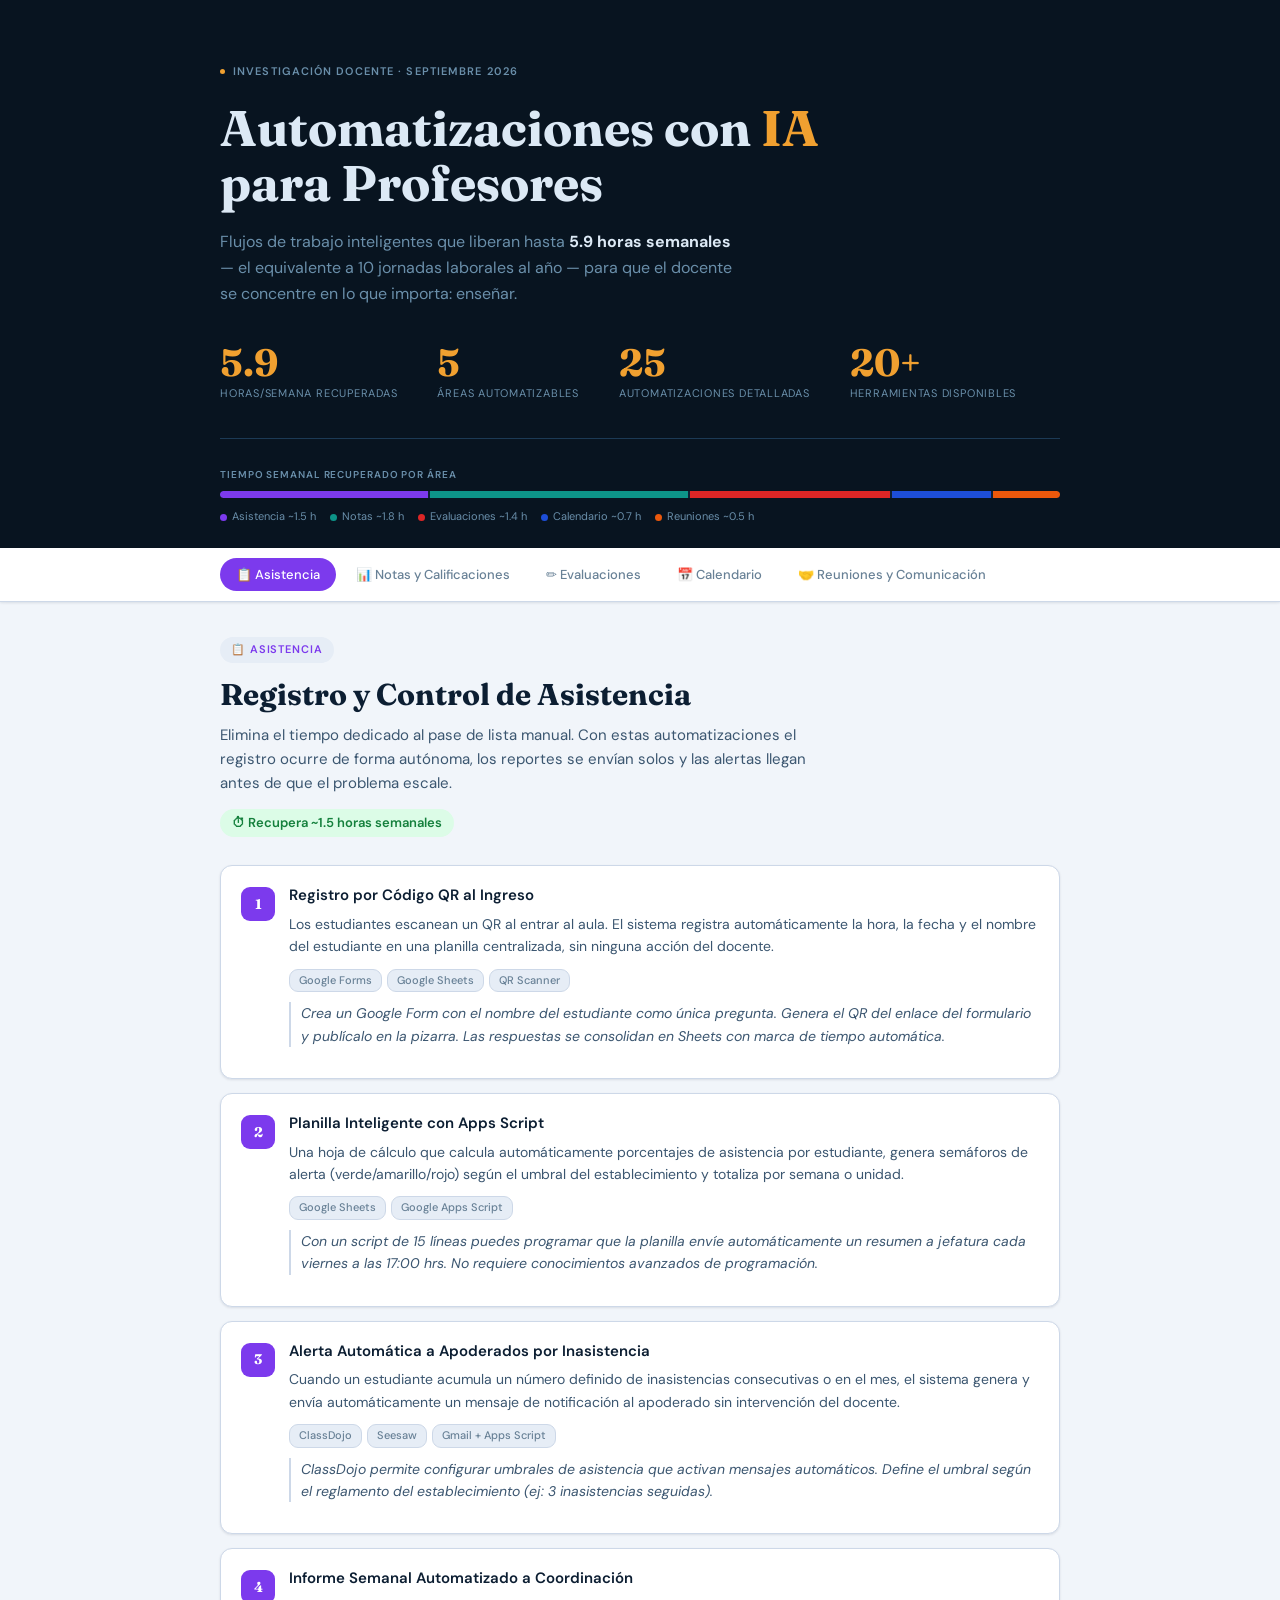
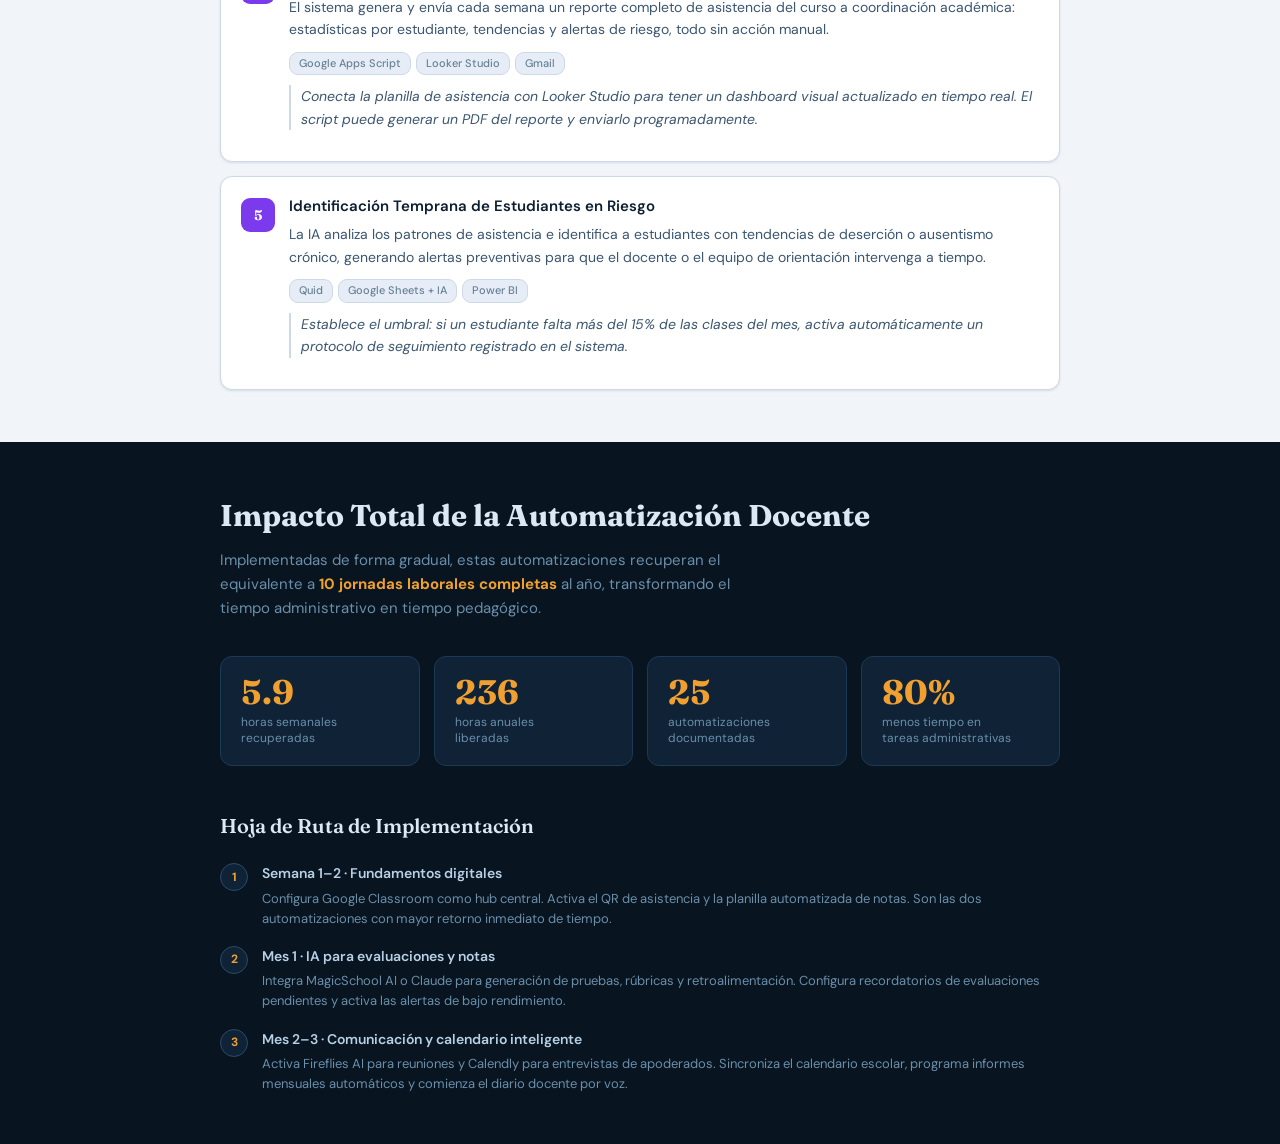
<file: automatizaciones-docentes-ia/index.html>
<!doctype html>
<html lang="es">
<head>
<meta charset="UTF-8">
<meta name="viewport" content="width=device-width, initial-scale=1, viewport-fit=cover">
<title>Automatizaciones Docentes con IA</title>
<meta name="description" content="Guía de 25 automatizaciones con Inteligencia Artificial para profesores: asistencia, notas y calificaciones, evaluaciones, calendario y comunicación con apoderados.">

<!-- App instalable: tablet, celular y computador -->
<link rel="manifest" href="manifest.json">
<meta name="theme-color" content="#081420">
<meta name="mobile-web-app-capable" content="yes">
<meta name="apple-mobile-web-app-capable" content="yes">
<meta name="apple-mobile-web-app-status-bar-style" content="black-translucent">
<meta name="apple-mobile-web-app-title" content="Automatiz. IA">
<link rel="apple-touch-icon" href="icons/apple-touch-icon.png">
<link rel="icon" type="image/png" sizes="192x192" href="icons/icon-192.png">
<link rel="icon" type="image/png" sizes="512x512" href="icons/icon-512.png">

<link rel="preconnect" href="https://fonts.googleapis.com">
<link rel="preconnect" href="https://fonts.gstatic.com" crossorigin>
<link rel="stylesheet" href="https://fonts.googleapis.com/css2?family=Fraunces:opsz,wght@9..144,400;9..144,600;9..144,700&family=DM+Sans:opsz,wght@9..40,400;9..40,500;9..40,600&display=swap">

<style>
  :root {
    --bg: #f1f5fa;
    --surface: #ffffff;
    --surface-2: #e6edf6;
    --border: #cdd8e8;
    --text: #0c1e32;
    --text-2: #3b5670;
    --text-muted: #688196;
    --accent: #0b6b84;
    --accent-light: #ddf2f8;
    --green: #15803d;
    --green-bg: #dcfce7;
    --green-text: #14532d;
    --shadow-sm: 0 1px 3px rgba(14,30,50,.07), 0 1px 2px rgba(14,30,50,.04);
    --shadow: 0 4px 14px rgba(14,30,50,.08), 0 1px 4px rgba(14,30,50,.04);
    --cat-asistencia: #7c3aed;
    --cat-notas: #0d9488;
    --cat-eval: #dc2626;
    --cat-cal: #1d4ed8;
    --cat-reuniones: #ea580c;
    --hero-bg: #081420;
    --hero-surface: #0f2236;
    --hero-border: #1c3a55;
    --hero-text: #dce9f5;
    --hero-muted: #6a8faa;
    --hero-gold: #f0a030;
  }

  @media (prefers-color-scheme: dark) {
    :root:not([data-theme="light"]) {
      --bg: #0b1827;
      --surface: #111f30;
      --surface-2: #172c40;
      --border: #1f3c57;
      --text: #d4e4f2;
      --text-2: #7da5c2;
      --text-muted: #4f7291;
      --accent: #22a8c8;
      --accent-light: #0c3548;
      --green: #4ade80;
      --green-bg: #052614;
      --green-text: #bbf7d0;
      --shadow-sm: 0 1px 3px rgba(0,0,0,.25);
      --shadow: 0 4px 14px rgba(0,0,0,.35);
    }
  }

  :root[data-theme="dark"] {
    --bg: #0b1827;
    --surface: #111f30;
    --surface-2: #172c40;
    --border: #1f3c57;
    --text: #d4e4f2;
    --text-2: #7da5c2;
    --text-muted: #4f7291;
    --accent: #22a8c8;
    --accent-light: #0c3548;
    --green: #4ade80;
    --green-bg: #052614;
    --green-text: #bbf7d0;
    --shadow-sm: 0 1px 3px rgba(0,0,0,.25);
    --shadow: 0 4px 14px rgba(0,0,0,.35);
  }

  *, *::before, *::after { box-sizing: border-box; }

  body {
    margin: 0;
    font-family: 'DM Sans', system-ui, -apple-system, sans-serif;
    font-size: 15px;
    line-height: 1.6;
    color: var(--text);
    background: var(--bg);
  }

  .container {
    max-width: 880px;
    margin: 0 auto;
    padding-inline: 20px;
  }

  /* ── HERO ── */
  .hero {
    background: var(--hero-bg);
    padding-block: 52px 0;
  }

  .hero-eyebrow {
    display: flex;
    align-items: center;
    gap: 8px;
    font-size: 11px;
    font-weight: 600;
    letter-spacing: .1em;
    text-transform: uppercase;
    color: var(--hero-muted);
    margin-bottom: 20px;
  }

  .hero-eyebrow-dot {
    width: 5px;
    height: 5px;
    border-radius: 50%;
    background: var(--hero-gold);
  }

  .hero h1 {
    font-family: 'Fraunces', Georgia, serif;
    font-size: clamp(30px, 5.5vw, 50px);
    font-weight: 700;
    line-height: 1.1;
    margin: 0 0 18px;
    color: var(--hero-text);
    text-wrap: balance;
    max-width: 680px;
  }

  .hero h1 .gold { color: var(--hero-gold); }

  .hero-sub {
    font-size: 16px;
    color: var(--hero-muted);
    max-width: 520px;
    margin: 0 0 36px;
    line-height: 1.65;
  }

  .hero-stats {
    display: flex;
    gap: 40px;
    flex-wrap: wrap;
    padding-bottom: 36px;
    border-bottom: 1px solid var(--hero-border);
  }

  .stat { display: flex; flex-direction: column; gap: 3px; }

  .stat-num {
    font-family: 'Fraunces', Georgia, serif;
    font-size: 38px;
    font-weight: 700;
    color: var(--hero-gold);
    line-height: 1;
    font-variant-numeric: tabular-nums;
  }

  .stat-label {
    font-size: 11px;
    letter-spacing: .07em;
    text-transform: uppercase;
    color: var(--hero-muted);
  }

  /* ── TIME BAR ── */
  .time-bar-row {
    background: var(--hero-bg);
    padding-block: 18px 22px;
  }

  .time-bar-label {
    font-size: 10px;
    font-weight: 600;
    letter-spacing: .09em;
    text-transform: uppercase;
    color: var(--hero-muted);
    margin-bottom: 8px;
  }

  .bar-track {
    height: 7px;
    background: var(--hero-surface);
    border-radius: 4px;
    display: flex;
    overflow: hidden;
    gap: 2px;
    margin-bottom: 10px;
  }

  .bar-seg {
    height: 100%;
    transition: opacity .2s;
  }

  .bar-legend {
    display: flex;
    gap: 14px;
    flex-wrap: wrap;
  }

  .legend-item {
    display: flex;
    align-items: center;
    gap: 5px;
    font-size: 11px;
    color: var(--hero-muted);
  }

  .legend-dot {
    width: 7px;
    height: 7px;
    border-radius: 50%;
    flex-shrink: 0;
  }

  /* ── TABS ── */
  .tabs-wrap {
    background: var(--surface);
    border-bottom: 1px solid var(--border);
    position: sticky;
    top: env(safe-area-inset-top, 0px);
    z-index: 20;
    box-shadow: var(--shadow-sm);
  }

  .tabs-scroll {
    display: flex;
    gap: 4px;
    padding: 10px 20px;
    overflow-x: auto;
    scrollbar-width: none;
    max-width: 880px;
    margin: 0 auto;
    align-items: center;
  }

  .tabs-scroll::-webkit-scrollbar { display: none; }

  .tab-btn {
    flex-shrink: 0;
    display: flex;
    align-items: center;
    gap: 6px;
    padding: 7px 15px;
    border-radius: 22px;
    border: 1.5px solid transparent;
    background: none;
    cursor: pointer;
    font-family: 'DM Sans', system-ui, sans-serif;
    font-size: 13px;
    font-weight: 500;
    color: var(--text-muted);
    transition: background .14s, color .14s;
    white-space: nowrap;
  }

  .tab-btn:hover { background: var(--surface-2); color: var(--text); }

  .tab-btn.active { color: #fff !important; }
  .tab-btn[data-cat="asistencia"].active { background: var(--cat-asistencia); }
  .tab-btn[data-cat="notas"].active { background: var(--cat-notas); }
  .tab-btn[data-cat="evaluaciones"].active { background: var(--cat-eval); }
  .tab-btn[data-cat="calendario"].active { background: var(--cat-cal); }
  .tab-btn[data-cat="reuniones"].active { background: var(--cat-reuniones); }

  /* ── MAIN CONTENT ── */
  main { padding-block: 34px 52px; }

  /* Panel header */
  .panel-header { margin-bottom: 28px; }

  .cat-pill {
    display: inline-flex;
    align-items: center;
    gap: 6px;
    font-size: 11px;
    font-weight: 600;
    letter-spacing: .08em;
    text-transform: uppercase;
    padding: 4px 11px;
    border-radius: 20px;
    background: var(--surface-2);
    margin-bottom: 14px;
  }

  .cat-pill[data-cat="asistencia"] { color: var(--cat-asistencia); }
  .cat-pill[data-cat="notas"] { color: var(--cat-notas); }
  .cat-pill[data-cat="evaluaciones"] { color: var(--cat-eval); }
  .cat-pill[data-cat="calendario"] { color: var(--cat-cal); }
  .cat-pill[data-cat="reuniones"] { color: var(--cat-reuniones); }

  .panel-header h2 {
    font-family: 'Fraunces', Georgia, serif;
    font-size: clamp(22px, 4vw, 30px);
    font-weight: 700;
    margin: 0 0 10px;
    line-height: 1.2;
    text-wrap: balance;
  }

  .panel-header p {
    color: var(--text-2);
    max-width: 600px;
    margin: 0 0 14px;
    font-size: 15px;
  }

  .time-saved-badge {
    display: inline-flex;
    align-items: center;
    gap: 5px;
    font-size: 13px;
    font-weight: 600;
    color: var(--green);
    background: var(--green-bg);
    padding: 4px 12px;
    border-radius: 20px;
  }

  /* Automation cards */
  .auto-grid {
    display: grid;
    gap: 14px;
  }

  .auto-card {
    background: var(--surface);
    border-radius: 12px;
    border: 1px solid var(--border);
    box-shadow: var(--shadow-sm);
    padding: 20px;
    display: grid;
    grid-template-columns: 34px 1fr;
    gap: 14px;
    align-items: start;
  }

  .auto-num {
    width: 34px;
    height: 34px;
    border-radius: 9px;
    display: flex;
    align-items: center;
    justify-content: center;
    font-family: 'Fraunces', Georgia, serif;
    font-size: 14px;
    font-weight: 700;
    color: #fff;
    flex-shrink: 0;
    margin-top: 1px;
  }

  .auto-body h3 {
    font-size: 15px;
    font-weight: 600;
    margin: 0 0 7px;
    line-height: 1.3;
  }

  .auto-body p {
    font-size: 14px;
    color: var(--text-2);
    margin: 0 0 11px;
    line-height: 1.6;
  }

  .tools-row {
    display: flex;
    flex-wrap: wrap;
    gap: 5px;
    margin-bottom: 10px;
  }

  .tool-tag {
    font-size: 11px;
    font-weight: 500;
    padding: 2px 9px;
    border-radius: 9px;
    background: var(--surface-2);
    color: var(--text-muted);
    border: 1px solid var(--border);
  }

  .auto-tip {
    font-size: 13px;
    color: var(--text-muted);
    padding-left: 10px;
    border-left: 2px solid var(--border);
    margin: 0;
    line-height: 1.55;
    font-style: italic;
  }

  /* ── SUMMARY ── */
  .summary-section {
    background: var(--hero-bg);
    padding-block: 50px;
  }

  .summary-section h2 {
    font-family: 'Fraunces', Georgia, serif;
    font-size: clamp(22px, 4vw, 30px);
    font-weight: 700;
    margin: 0 0 8px;
    color: var(--hero-text);
  }

  .summary-sub {
    color: var(--hero-muted);
    margin: 0 0 36px;
    max-width: 560px;
    font-size: 15px;
    line-height: 1.6;
  }

  .impact-grid {
    display: grid;
    grid-template-columns: repeat(auto-fit, minmax(160px, 1fr));
    gap: 14px;
    margin-bottom: 44px;
  }

  .impact-card {
    background: var(--hero-surface);
    border: 1px solid var(--hero-border);
    border-radius: 12px;
    padding: 18px 20px;
  }

  .impact-num {
    font-family: 'Fraunces', Georgia, serif;
    font-size: 34px;
    font-weight: 700;
    color: var(--hero-gold);
    line-height: 1;
    margin-bottom: 5px;
    font-variant-numeric: tabular-nums;
  }

  .impact-label {
    font-size: 12px;
    color: var(--hero-muted);
    line-height: 1.4;
  }

  .roadmap-title {
    font-family: 'Fraunces', Georgia, serif;
    font-size: 20px;
    font-weight: 600;
    color: var(--hero-text);
    margin: 0 0 20px;
  }

  .roadmap-list {
    display: grid;
    gap: 16px;
  }

  .roadmap-item {
    display: flex;
    gap: 14px;
    align-items: flex-start;
  }

  .road-num {
    width: 28px;
    height: 28px;
    border-radius: 50%;
    background: var(--hero-surface);
    border: 1.5px solid #2a4c68;
    display: flex;
    align-items: center;
    justify-content: center;
    font-size: 12px;
    font-weight: 700;
    color: var(--hero-gold);
    flex-shrink: 0;
    margin-top: 1px;
  }

  .road-body h4 {
    font-size: 14px;
    font-weight: 600;
    color: #b8d0e6;
    margin: 0 0 4px;
  }

  .road-body p {
    font-size: 13px;
    color: var(--hero-muted);
    margin: 0;
    line-height: 1.55;
  }

  /* ── RESPONSIVE ── */
  @media (max-width: 580px) {
    .hero { padding-block: 36px 0; }
    .hero-stats { gap: 24px; }
    .stat-num { font-size: 30px; }
    .auto-card {
      grid-template-columns: 1fr;
    }
    .auto-num { width: 28px; height: 28px; font-size: 12px; border-radius: 7px; }
    .impact-grid { grid-template-columns: repeat(2, 1fr); }
    .tab-btn { padding: 6px 12px; font-size: 12px; }
  }
</style>
</head>
<body>

<!-- ═══ HERO ═══ -->
<section class="hero">
  <div class="container">
    <p class="hero-eyebrow">
      <span class="hero-eyebrow-dot"></span>
      Investigación Docente · Septiembre 2026
    </p>
    <h1>Automatizaciones con <span class="gold">IA</span><br>para Profesores</h1>
    <p class="hero-sub">Flujos de trabajo inteligentes que liberan hasta <strong style="color:var(--hero-text)">5.9 horas semanales</strong> — el equivalente a 10 jornadas laborales al año — para que el docente se concentre en lo que importa: enseñar.</p>
    <div class="hero-stats">
      <div class="stat">
        <span class="stat-num">5.9</span>
        <span class="stat-label">horas/semana recuperadas</span>
      </div>
      <div class="stat">
        <span class="stat-num">5</span>
        <span class="stat-label">áreas automatizables</span>
      </div>
      <div class="stat">
        <span class="stat-num">25</span>
        <span class="stat-label">automatizaciones detalladas</span>
      </div>
      <div class="stat">
        <span class="stat-num">20+</span>
        <span class="stat-label">herramientas disponibles</span>
      </div>
    </div>
  </div>
</section>

<!-- ═══ TIME BAR ═══ -->
<div class="time-bar-row">
  <div class="container">
    <p class="time-bar-label">Tiempo semanal recuperado por área</p>
    <div class="bar-track">
      <div class="bar-seg" style="width:25%;background:var(--cat-asistencia);border-radius:3px 0 0 3px"></div>
      <div class="bar-seg" style="width:31%;background:var(--cat-notas)"></div>
      <div class="bar-seg" style="width:24%;background:var(--cat-eval)"></div>
      <div class="bar-seg" style="width:12%;background:var(--cat-cal)"></div>
      <div class="bar-seg" style="width:8%;background:var(--cat-reuniones);border-radius:0 3px 3px 0"></div>
    </div>
    <div class="bar-legend">
      <span class="legend-item"><span class="legend-dot" style="background:var(--cat-asistencia)"></span>Asistencia ~1.5 h</span>
      <span class="legend-item"><span class="legend-dot" style="background:var(--cat-notas)"></span>Notas ~1.8 h</span>
      <span class="legend-item"><span class="legend-dot" style="background:var(--cat-eval)"></span>Evaluaciones ~1.4 h</span>
      <span class="legend-item"><span class="legend-dot" style="background:var(--cat-cal)"></span>Calendario ~0.7 h</span>
      <span class="legend-item"><span class="legend-dot" style="background:var(--cat-reuniones)"></span>Reuniones ~0.5 h</span>
    </div>
  </div>
</div>

<!-- ═══ TABS NAV ═══ -->
<div class="tabs-wrap">
  <div class="tabs-scroll">
    <button class="tab-btn active" data-cat="asistencia" onclick="showPanel('asistencia',this)">📋 Asistencia</button>
    <button class="tab-btn" data-cat="notas" onclick="showPanel('notas',this)">📊 Notas y Calificaciones</button>
    <button class="tab-btn" data-cat="evaluaciones" onclick="showPanel('evaluaciones',this)">✏️ Evaluaciones</button>
    <button class="tab-btn" data-cat="calendario" onclick="showPanel('calendario',this)">📅 Calendario</button>
    <button class="tab-btn" data-cat="reuniones" onclick="showPanel('reuniones',this)">🤝 Reuniones y Comunicación</button>
  </div>
</div>

<!-- ═══ MAIN ═══ -->
<main>
  <div class="container">

    <!-- ──────── ASISTENCIA ──────── -->
    <div id="panel-asistencia">
      <div class="panel-header">
        <span class="cat-pill" data-cat="asistencia">📋 Asistencia</span>
        <h2>Registro y Control de Asistencia</h2>
        <p>Elimina el tiempo dedicado al pase de lista manual. Con estas automatizaciones el registro ocurre de forma autónoma, los reportes se envían solos y las alertas llegan antes de que el problema escale.</p>
        <span class="time-saved-badge">⏱ Recupera ~1.5 horas semanales</span>
      </div>
      <div class="auto-grid">

        <div class="auto-card">
          <div class="auto-num" style="background:var(--cat-asistencia)">1</div>
          <div class="auto-body">
            <h3>Registro por Código QR al Ingreso</h3>
            <p>Los estudiantes escanean un QR al entrar al aula. El sistema registra automáticamente la hora, la fecha y el nombre del estudiante en una planilla centralizada, sin ninguna acción del docente.</p>
            <div class="tools-row">
              <span class="tool-tag">Google Forms</span>
              <span class="tool-tag">Google Sheets</span>
              <span class="tool-tag">QR Scanner</span>
            </div>
            <p class="auto-tip">Crea un Google Form con el nombre del estudiante como única pregunta. Genera el QR del enlace del formulario y publícalo en la pizarra. Las respuestas se consolidan en Sheets con marca de tiempo automática.</p>
          </div>
        </div>

        <div class="auto-card">
          <div class="auto-num" style="background:var(--cat-asistencia)">2</div>
          <div class="auto-body">
            <h3>Planilla Inteligente con Apps Script</h3>
            <p>Una hoja de cálculo que calcula automáticamente porcentajes de asistencia por estudiante, genera semáforos de alerta (verde/amarillo/rojo) según el umbral del establecimiento y totaliza por semana o unidad.</p>
            <div class="tools-row">
              <span class="tool-tag">Google Sheets</span>
              <span class="tool-tag">Google Apps Script</span>
            </div>
            <p class="auto-tip">Con un script de 15 líneas puedes programar que la planilla envíe automáticamente un resumen a jefatura cada viernes a las 17:00 hrs. No requiere conocimientos avanzados de programación.</p>
          </div>
        </div>

        <div class="auto-card">
          <div class="auto-num" style="background:var(--cat-asistencia)">3</div>
          <div class="auto-body">
            <h3>Alerta Automática a Apoderados por Inasistencia</h3>
            <p>Cuando un estudiante acumula un número definido de inasistencias consecutivas o en el mes, el sistema genera y envía automáticamente un mensaje de notificación al apoderado sin intervención del docente.</p>
            <div class="tools-row">
              <span class="tool-tag">ClassDojo</span>
              <span class="tool-tag">Seesaw</span>
              <span class="tool-tag">Gmail + Apps Script</span>
            </div>
            <p class="auto-tip">ClassDojo permite configurar umbrales de asistencia que activan mensajes automáticos. Define el umbral según el reglamento del establecimiento (ej: 3 inasistencias seguidas).</p>
          </div>
        </div>

        <div class="auto-card">
          <div class="auto-num" style="background:var(--cat-asistencia)">4</div>
          <div class="auto-body">
            <h3>Informe Semanal Automatizado a Coordinación</h3>
            <p>El sistema genera y envía cada semana un reporte completo de asistencia del curso a coordinación académica: estadísticas por estudiante, tendencias y alertas de riesgo, todo sin acción manual.</p>
            <div class="tools-row">
              <span class="tool-tag">Google Apps Script</span>
              <span class="tool-tag">Looker Studio</span>
              <span class="tool-tag">Gmail</span>
            </div>
            <p class="auto-tip">Conecta la planilla de asistencia con Looker Studio para tener un dashboard visual actualizado en tiempo real. El script puede generar un PDF del reporte y enviarlo programadamente.</p>
          </div>
        </div>

        <div class="auto-card">
          <div class="auto-num" style="background:var(--cat-asistencia)">5</div>
          <div class="auto-body">
            <h3>Identificación Temprana de Estudiantes en Riesgo</h3>
            <p>La IA analiza los patrones de asistencia e identifica a estudiantes con tendencias de deserción o ausentismo crónico, generando alertas preventivas para que el docente o el equipo de orientación intervenga a tiempo.</p>
            <div class="tools-row">
              <span class="tool-tag">Quid</span>
              <span class="tool-tag">Google Sheets + IA</span>
              <span class="tool-tag">Power BI</span>
            </div>
            <p class="auto-tip">Establece el umbral: si un estudiante falta más del 15% de las clases del mes, activa automáticamente un protocolo de seguimiento registrado en el sistema.</p>
          </div>
        </div>

      </div>
    </div>

    <!-- ──────── NOTAS ──────── -->
    <div id="panel-notas" hidden>
      <div class="panel-header">
        <span class="cat-pill" data-cat="notas">📊 Notas y Calificaciones</span>
        <h2>Gestión Inteligente de Calificaciones</h2>
        <p>Desde el cálculo automático de promedios hasta retroalimentación personalizada por IA, reduce el tiempo de corrección y multiplica la calidad del feedback sin aumentar la carga de trabajo.</p>
        <span class="time-saved-badge">⏱ Recupera ~1.8 horas semanales</span>
      </div>
      <div class="auto-grid">

        <div class="auto-card">
          <div class="auto-num" style="background:var(--cat-notas)">1</div>
          <div class="auto-body">
            <h3>Libro de Clases Digital con Cálculo Automático</h3>
            <p>Planilla que calcula en tiempo real los promedios ponderados según la estructura de evaluación del establecimiento. Incluye semáforos de rendimiento, proyección de nota final y alertas de riesgo académico.</p>
            <div class="tools-row">
              <span class="tool-tag">Google Sheets</span>
              <span class="tool-tag">Google Classroom</span>
              <span class="tool-tag">Excel con macros</span>
            </div>
            <p class="auto-tip">Configura los pesos de cada instrumento (prueba 40%, tarea 30%, proyecto 30%) una sola vez. El sistema recalcula todos los promedios automáticamente cada vez que ingresas una nota.</p>
          </div>
        </div>

        <div class="auto-card">
          <div class="auto-num" style="background:var(--cat-notas)">2</div>
          <div class="auto-body">
            <h3>Rúbricas Generadas con IA en Segundos</h3>
            <p>Describe el Objetivo de Aprendizaje, el tipo de tarea y el nivel del curso. La IA genera en segundos una rúbrica completa con indicadores, niveles de desempeño y descriptores listos para usar o editar.</p>
            <div class="tools-row">
              <span class="tool-tag">MagicSchool AI</span>
              <span class="tool-tag">Megaprofe</span>
              <span class="tool-tag">Claude AI</span>
            </div>
            <p class="auto-tip">MagicSchool AI incluye más de 80 plantillas de rúbricas adaptables. Guarda tus rúbricas más usadas como plantillas propias para reutilizarlas cada año sin partir desde cero.</p>
          </div>
        </div>

        <div class="auto-card">
          <div class="auto-num" style="background:var(--cat-notas)">3</div>
          <div class="auto-body">
            <h3>Corrección Agrupada con IA (Gradescope)</h3>
            <p>La IA detecta y agrupa automáticamente las respuestas similares de distintos estudiantes. Corriges un grupo una sola vez y el sistema aplica el mismo puntaje y comentario a todas las respuestas equivalentes, reduciendo hasta 70% el tiempo de corrección.</p>
            <div class="tools-row">
              <span class="tool-tag">Gradescope</span>
              <span class="tool-tag">Google Classroom</span>
            </div>
            <p class="auto-tip">Especialmente poderoso para pruebas de desarrollo. En cursos de 30+ estudiantes donde se repiten los mismos errores, este sistema es un multiplicador de tiempo enorme.</p>
          </div>
        </div>

        <div class="auto-card">
          <div class="auto-num" style="background:var(--cat-notas)">4</div>
          <div class="auto-body">
            <h3>Retroalimentación Personalizada por IA</h3>
            <p>Con base en los errores detectados en cada evaluación, la IA genera comentarios únicos y personalizados por estudiante que explican el error cometido y proponen estrategias concretas de mejora.</p>
            <div class="tools-row">
              <span class="tool-tag">Brisk Teaching</span>
              <span class="tool-tag">Formative</span>
              <span class="tool-tag">Claude AI</span>
            </div>
            <p class="auto-tip">Brisk Teaching genera feedback directamente en Google Docs sin cambiar de plataforma. Los estudiantes reciben retroalimentación inmediata sin esperar días para saber en qué fallaron.</p>
          </div>
        </div>

        <div class="auto-card">
          <div class="auto-num" style="background:var(--cat-notas)">5</div>
          <div class="auto-body">
            <h3>Alertas Automáticas de Bajo Rendimiento</h3>
            <p>El sistema monitorea automáticamente el rendimiento académico de cada estudiante. Cuando alguien cae bajo el umbral definido, activa una alerta al docente y —si se configura— al apoderado, sugiriendo el protocolo de apoyo correspondiente.</p>
            <div class="tools-row">
              <span class="tool-tag">Google Classroom</span>
              <span class="tool-tag">Formative</span>
              <span class="tool-tag">Apps Script</span>
            </div>
            <p class="auto-tip">Define el umbral (ej: promedio menor a 4.0 según escala chilena) y el sistema activa el proceso de apoyo automáticamente, sin que tengas que revisar manualmente todas las notas del curso.</p>
          </div>
        </div>

      </div>
    </div>

    <!-- ──────── EVALUACIONES ──────── -->
    <div id="panel-evaluaciones" hidden>
      <div class="panel-header">
        <span class="cat-pill" data-cat="evaluaciones">✏️ Evaluaciones</span>
        <h2>Creación, Corrección y Seguimiento de Evaluaciones</h2>
        <p>Genera instrumentos evaluativos en minutos, automatiza la corrección, administra el banco de ítems y elimina el problema de las evaluaciones pendientes que se acumulan sin recordatorio.</p>
        <span class="time-saved-badge">⏱ Recupera ~1.4 horas semanales</span>
      </div>
      <div class="auto-grid">

        <div class="auto-card">
          <div class="auto-num" style="background:var(--cat-eval)">1</div>
          <div class="auto-body">
            <h3>Generador de Pruebas con IA según OA</h3>
            <p>Ingresa el Objetivo de Aprendizaje, el nivel del curso, el tipo de preguntas y la cantidad de ítems deseados. La IA genera en segundos una prueba completa con pauta de corrección y criterios incluidos.</p>
            <div class="tools-row">
              <span class="tool-tag">MagicSchool AI</span>
              <span class="tool-tag">Megaprofe</span>
              <span class="tool-tag">Quizizz</span>
              <span class="tool-tag">Claude AI</span>
            </div>
            <p class="auto-tip">Especifica el nivel cognitivo de Bloom que quieres evaluar (recordar, comprender, aplicar, analizar). La IA adapta la complejidad de las preguntas automáticamente al nivel indicado.</p>
          </div>
        </div>

        <div class="auto-card">
          <div class="auto-num" style="background:var(--cat-eval)">2</div>
          <div class="auto-body">
            <h3>Evaluaciones Diferenciadas Automáticas</h3>
            <p>A partir de un instrumento estándar, la IA genera automáticamente versiones adaptadas para estudiantes con diferentes niveles de desempeño o necesidades educativas especiales, respetando los mismos OA pero ajustando la complejidad.</p>
            <div class="tools-row">
              <span class="tool-tag">MagicSchool AI</span>
              <span class="tool-tag">Diffit</span>
              <span class="tool-tag">Claude AI</span>
            </div>
            <p class="auto-tip">Genera una versión simplificada y una desafiante del mismo instrumento sin duplicar el trabajo. Ideal para cursos con alta diversidad de aprendizajes y PADEM activo.</p>
          </div>
        </div>

        <div class="auto-card">
          <div class="auto-num" style="background:var(--cat-eval)">3</div>
          <div class="auto-body">
            <h3>Recordatorio de Evaluaciones Pendientes de Corrección</h3>
            <p>El sistema lleva un registro de todos los instrumentos enviados y detecta automáticamente cuáles aún no tienen notas ingresadas. Envía recordatorios al docente con los días transcurridos y los plazos límite.</p>
            <div class="tools-row">
              <span class="tool-tag">Google Classroom</span>
              <span class="tool-tag">Taskade</span>
              <span class="tool-tag">Notion AI</span>
            </div>
            <p class="auto-tip">Google Classroom puede configurarse para notificarte cuando hay trabajos sin calificar por más de X días. Este simple ajuste elimina el síndrome de "tengo pruebas acumuladas sin corregir".</p>
          </div>
        </div>

        <div class="auto-card">
          <div class="auto-num" style="background:var(--cat-eval)">4</div>
          <div class="auto-body">
            <h3>Banco de Ítems Organizado por OA</h3>
            <p>Construye una biblioteca de preguntas clasificadas por Objetivo de Aprendizaje, unidad, tipo de ítem y nivel cognitivo. La IA puede seleccionar y combinar ítems automáticamente para generar nuevas evaluaciones coherentes con la planificación.</p>
            <div class="tools-row">
              <span class="tool-tag">Quizizz</span>
              <span class="tool-tag">Kahoot!</span>
              <span class="tool-tag">Google Forms</span>
            </div>
            <p class="auto-tip">Organiza el banco según los OA del currículum MINEDUC para tu asignatura y nivel. Al cabo de un semestre tendrás cientos de ítems listos para combinar en nuevas pruebas sin partir desde cero.</p>
          </div>
        </div>

        <div class="auto-card">
          <div class="auto-num" style="background:var(--cat-eval)">5</div>
          <div class="auto-body">
            <h3>Análisis Automático de Resultados por Ítem</h3>
            <p>Tras una evaluación, la IA analiza los resultados e identifica los ítems con mayor tasa de error, los OA no logrados por la mayoría y sugiere automáticamente actividades de remediación focalizadas para las próximas clases.</p>
            <div class="tools-row">
              <span class="tool-tag">Formative</span>
              <span class="tool-tag">Google Forms + Sheets</span>
              <span class="tool-tag">Quid</span>
            </div>
            <p class="auto-tip">Este análisis que manualmente tomaría 2 horas, con IA se obtiene en segundos. Úsalo para planificar clases de refuerzo exactamente donde el curso tiene mayor brecha de aprendizaje.</p>
          </div>
        </div>

      </div>
    </div>

    <!-- ──────── CALENDARIO ──────── -->
    <div id="panel-calendario" hidden>
      <div class="panel-header">
        <span class="cat-pill" data-cat="calendario">📅 Calendario y Eventos</span>
        <h2>Gestión Inteligente del Calendario Docente</h2>
        <p>Sincroniza la planificación curricular, las fechas de evaluación y los eventos institucionales en un sistema unificado que te recuerda, detecta conflictos y gestiona tu tiempo automáticamente.</p>
        <span class="time-saved-badge">⏱ Recupera ~0.7 horas semanales</span>
      </div>
      <div class="auto-grid">

        <div class="auto-card">
          <div class="auto-num" style="background:var(--cat-cal)">1</div>
          <div class="auto-body">
            <h3>Sincronización Automática del Calendario Escolar</h3>
            <p>Importa el calendario oficial del establecimiento a Google Calendar. Feriados, consejos de profesores, reuniones de apoderados y fechas institucionales aparecen automáticamente en tu agenda personal sin copiar ningún dato.</p>
            <div class="tools-row">
              <span class="tool-tag">Google Calendar</span>
              <span class="tool-tag">Microsoft Teams</span>
              <span class="tool-tag">iCal (.ics)</span>
            </div>
            <p class="auto-tip">Solicita al establecimiento que publique el calendario como archivo .ics suscribible. Cualquier modificación oficial se refleja automáticamente en tu agenda sin que tengas que actualizarla manualmente.</p>
          </div>
        </div>

        <div class="auto-card">
          <div class="auto-num" style="background:var(--cat-cal)">2</div>
          <div class="auto-body">
            <h3>Recordatorios Inteligentes por Tipo de Evento</h3>
            <p>Configura alertas automáticas diferenciadas: recordatorio a estudiantes N días antes de una prueba, recordatorio al docente cuando se acerca la fecha de entrega de notas al sistema y notificación a apoderados de evaluaciones próximas.</p>
            <div class="tools-row">
              <span class="tool-tag">Google Calendar</span>
              <span class="tool-tag">Google Classroom</span>
              <span class="tool-tag">Taskade</span>
            </div>
            <p class="auto-tip">Crea una regla: toda evaluación creada en Google Classroom genera automáticamente un evento en el calendario con recordatorios escalonados: 5 días, 2 días y 1 día antes.</p>
          </div>
        </div>

        <div class="auto-card">
          <div class="auto-num" style="background:var(--cat-cal)">3</div>
          <div class="auto-body">
            <h3>Planificación Curricular Distribuida con IA</h3>
            <p>La IA distribuye automáticamente los Objetivos de Aprendizaje a lo largo del año académico, respetando los días hábiles reales, feriados regionales y el tiempo disponible por semana, generando una calendarización editable exportable a Google Calendar.</p>
            <div class="tools-row">
              <span class="tool-tag">Notion AI</span>
              <span class="tool-tag">Taskade</span>
              <span class="tool-tag">Claude AI</span>
            </div>
            <p class="auto-tip">Ingresa los OA del plan de estudio MINEDUC para tu nivel y asignatura. La IA genera la distribución temporal completa, señalando los períodos de mayor densidad curricular para anticipar el ritmo de clases.</p>
          </div>
        </div>

        <div class="auto-card">
          <div class="auto-num" style="background:var(--cat-cal)">4</div>
          <div class="auto-body">
            <h3>Panel de Cobertura Curricular en Tiempo Real</h3>
            <p>Un tablero que muestra qué porcentaje del programa has cubierto versus el tiempo transcurrido del año escolar. Detecta automáticamente retrasos y propone ajustes a la planificación para terminar el 100% del programa en plazo.</p>
            <div class="tools-row">
              <span class="tool-tag">Google Sheets</span>
              <span class="tool-tag">Looker Studio</span>
              <span class="tool-tag">Notion AI</span>
            </div>
            <p class="auto-tip">Registra una vez por semana las clases realizadas. El sistema calcula automáticamente si vas al ritmo necesario para cubrir todos los OA antes de las evaluaciones de fin de año del establecimiento.</p>
          </div>
        </div>

        <div class="auto-card">
          <div class="auto-num" style="background:var(--cat-cal)">5</div>
          <div class="auto-body">
            <h3>Gestión del Tiempo con IA Anti-Burnout</h3>
            <p>Herramientas que analizan tu calendario semanal y bloquean automáticamente tiempos de planificación, corrección y descanso. Detectan sobrecarga y reagendan compromisos menores para proteger el tiempo de trabajo profundo y prevenir el burnout docente.</p>
            <div class="tools-row">
              <span class="tool-tag">Reclaim.ai</span>
              <span class="tool-tag">Motion</span>
              <span class="tool-tag">Setmore</span>
            </div>
            <p class="auto-tip">Reclaim.ai aprende tus patrones de trabajo y protege automáticamente bloques para tus tareas prioritarias. Reporta un ahorro promedio de 45 minutos semanales solo en gestión de agenda.</p>
          </div>
        </div>

      </div>
    </div>

    <!-- ──────── REUNIONES ──────── -->
    <div id="panel-reuniones" hidden>
      <div class="panel-header">
        <span class="cat-pill" data-cat="reuniones">🤝 Reuniones y Comunicación</span>
        <h2>Reuniones Efectivas y Comunicación Automatizada</h2>
        <p>Desde la transcripción y resumen automático de reuniones hasta el envío masivo de informes personalizados a apoderados: automatiza todo el flujo de comunicación institucional y profesional.</p>
        <span class="time-saved-badge">⏱ Recupera ~0.5 horas semanales</span>
      </div>
      <div class="auto-grid">

        <div class="auto-card">
          <div class="auto-num" style="background:var(--cat-reuniones)">1</div>
          <div class="auto-body">
            <h3>Transcripción y Acta Automática de Reuniones</h3>
            <p>La IA transcribe y resume las reuniones de consejo de profesores, equipos de gestión y entrevistas de apoderados. Genera un acta estructurada con acuerdos, compromisos, responsables y plazos detectados automáticamente, sin redactar una sola línea.</p>
            <div class="tools-row">
              <span class="tool-tag">Fireflies AI</span>
              <span class="tool-tag">Otter.ai</span>
              <span class="tool-tag">Microsoft Copilot</span>
            </div>
            <p class="auto-tip">Fireflies AI se integra con Google Meet y Zoom. Activa la grabación al inicio de la reunión y al finalizar recibes automáticamente el resumen con puntos clave, compromisos y seguimiento de tareas.</p>
          </div>
        </div>

        <div class="auto-card">
          <div class="auto-num" style="background:var(--cat-reuniones)">2</div>
          <div class="auto-body">
            <h3>Correos a Apoderados Personalizados en Segundos</h3>
            <p>La IA redacta correos individualizados por estudiante, combinando datos de asistencia, notas y comportamiento en mensajes con tono personalizado y empático. Lo que antes tomaba 30 minutos, ahora toma 5.</p>
            <div class="tools-row">
              <span class="tool-tag">MagicSchool AI</span>
              <span class="tool-tag">Claude AI</span>
              <span class="tool-tag">Gmail + Apps Script</span>
            </div>
            <p class="auto-tip">La IA adapta automáticamente el tono del correo según si la noticia es positiva (reconocimiento) o requiere atención (citación). Un mismo prompt genera 35 correos únicos para todo el curso.</p>
          </div>
        </div>

        <div class="auto-card">
          <div class="auto-num" style="background:var(--cat-reuniones)">3</div>
          <div class="auto-body">
            <h3>Programación Autónoma de Entrevistas de Apoderados</h3>
            <p>Comparte un enlace de reserva. Los apoderados eligen su horario disponible de forma independiente. El sistema gestiona la agenda, evita conflictos, envía confirmaciones y recordatorios automáticos 24 horas antes a ambas partes.</p>
            <div class="tools-row">
              <span class="tool-tag">Calendly</span>
              <span class="tool-tag">Setmore</span>
              <span class="tool-tag">Google Calendar</span>
            </div>
            <p class="auto-tip">Configura tus horarios disponibles para entrevistas una vez al inicio del período. Los apoderados reservan con total autonomía y tú solo apareces en el horario acordado, sin back-and-forth de mensajes.</p>
          </div>
        </div>

        <div class="auto-card">
          <div class="auto-num" style="background:var(--cat-reuniones)">4</div>
          <div class="auto-body">
            <h3>Informe de Avance Académico Automático Mensual</h3>
            <p>El sistema genera automáticamente informes individuales por estudiante cada mes o trimestre, con notas, asistencia y observaciones, y los envía por correo a cada apoderado de forma masiva y personalizada sin intervención manual.</p>
            <div class="tools-row">
              <span class="tool-tag">Google Classroom</span>
              <span class="tool-tag">Apps Script + PDF</span>
              <span class="tool-tag">Quid</span>
            </div>
            <p class="auto-tip">Un script conecta tu libro de clases en Sheets con un generador de PDF y Gmail. Configúralo una vez y cada mes se ejecuta automáticamente generando y enviando un informe individual por alumno.</p>
          </div>
        </div>

        <div class="auto-card">
          <div class="auto-num" style="background:var(--cat-reuniones)">5</div>
          <div class="auto-body">
            <h3>Diario Docente Inteligente por Dictado de Voz</h3>
            <p>Al terminar cada módulo, dicta tus observaciones por voz durante 2 minutos. La IA transcribe, organiza y estructura automáticamente las anotaciones en un diario digital etiquetado por estudiante, OA cubierto y tipo de observación.</p>
            <div class="tools-row">
              <span class="tool-tag">Otter.ai</span>
              <span class="tool-tag">Notion AI</span>
              <span class="tool-tag">Google Keep</span>
            </div>
            <p class="auto-tip">2 minutos de dictado reemplaza 15 minutos de escritura manual. Al final del mes tienes un registro completo, estructurado y buscable de todas tus clases, listo para informes de rendimiento y reuniones de apoderados.</p>
          </div>
        </div>

      </div>
    </div>

  </div><!-- /container -->
</main>

<!-- ═══ SUMMARY ═══ -->
<section class="summary-section">
  <div class="container">
    <h2>Impacto Total de la Automatización Docente</h2>
    <p class="summary-sub">Implementadas de forma gradual, estas automatizaciones recuperan el equivalente a <strong style="color:var(--hero-gold)">10 jornadas laborales completas</strong> al año, transformando el tiempo administrativo en tiempo pedagógico.</p>

    <div class="impact-grid">
      <div class="impact-card">
        <div class="impact-num">5.9</div>
        <div class="impact-label">horas semanales<br>recuperadas</div>
      </div>
      <div class="impact-card">
        <div class="impact-num">236</div>
        <div class="impact-label">horas anuales<br>liberadas</div>
      </div>
      <div class="impact-card">
        <div class="impact-num">25</div>
        <div class="impact-label">automatizaciones<br>documentadas</div>
      </div>
      <div class="impact-card">
        <div class="impact-num">80%</div>
        <div class="impact-label">menos tiempo en<br>tareas administrativas</div>
      </div>
    </div>

    <h3 class="roadmap-title">Hoja de Ruta de Implementación</h3>
    <div class="roadmap-list">
      <div class="roadmap-item">
        <div class="road-num">1</div>
        <div class="road-body">
          <h4>Semana 1–2 · Fundamentos digitales</h4>
          <p>Configura Google Classroom como hub central. Activa el QR de asistencia y la planilla automatizada de notas. Son las dos automatizaciones con mayor retorno inmediato de tiempo.</p>
        </div>
      </div>
      <div class="roadmap-item">
        <div class="road-num">2</div>
        <div class="road-body">
          <h4>Mes 1 · IA para evaluaciones y notas</h4>
          <p>Integra MagicSchool AI o Claude para generación de pruebas, rúbricas y retroalimentación. Configura recordatorios de evaluaciones pendientes y activa las alertas de bajo rendimiento.</p>
        </div>
      </div>
      <div class="roadmap-item">
        <div class="road-num">3</div>
        <div class="road-body">
          <h4>Mes 2–3 · Comunicación y calendario inteligente</h4>
          <p>Activa Fireflies AI para reuniones y Calendly para entrevistas de apoderados. Sincroniza el calendario escolar, programa informes mensuales automáticos y comienza el diario docente por voz.</p>
        </div>
      </div>
    </div>
  </div>
</section>

<script>
  const allPanels = ['asistencia','notas','evaluaciones','calendario','reuniones'].reduce((m,id) => {
    m[id] = document.getElementById('panel-' + id);
    return m;
  }, {});

  function showPanel(id, btn) {
    Object.values(allPanels).forEach(p => { p.hidden = true; });
    document.querySelectorAll('.tab-btn').forEach(b => b.classList.remove('active'));
    allPanels[id].hidden = false;
    btn.classList.add('active');
    // Smooth scroll to main content on mobile
    if (window.innerWidth < 640) {
      document.querySelector('main').scrollIntoView({ behavior: 'smooth', block: 'start' });
    }
  }

  if ('serviceWorker' in navigator) {
    window.addEventListener('load', () => {
      navigator.serviceWorker.register('sw.js').catch(() => {});
    });
  }
</script>

</body>
</html>
</file>
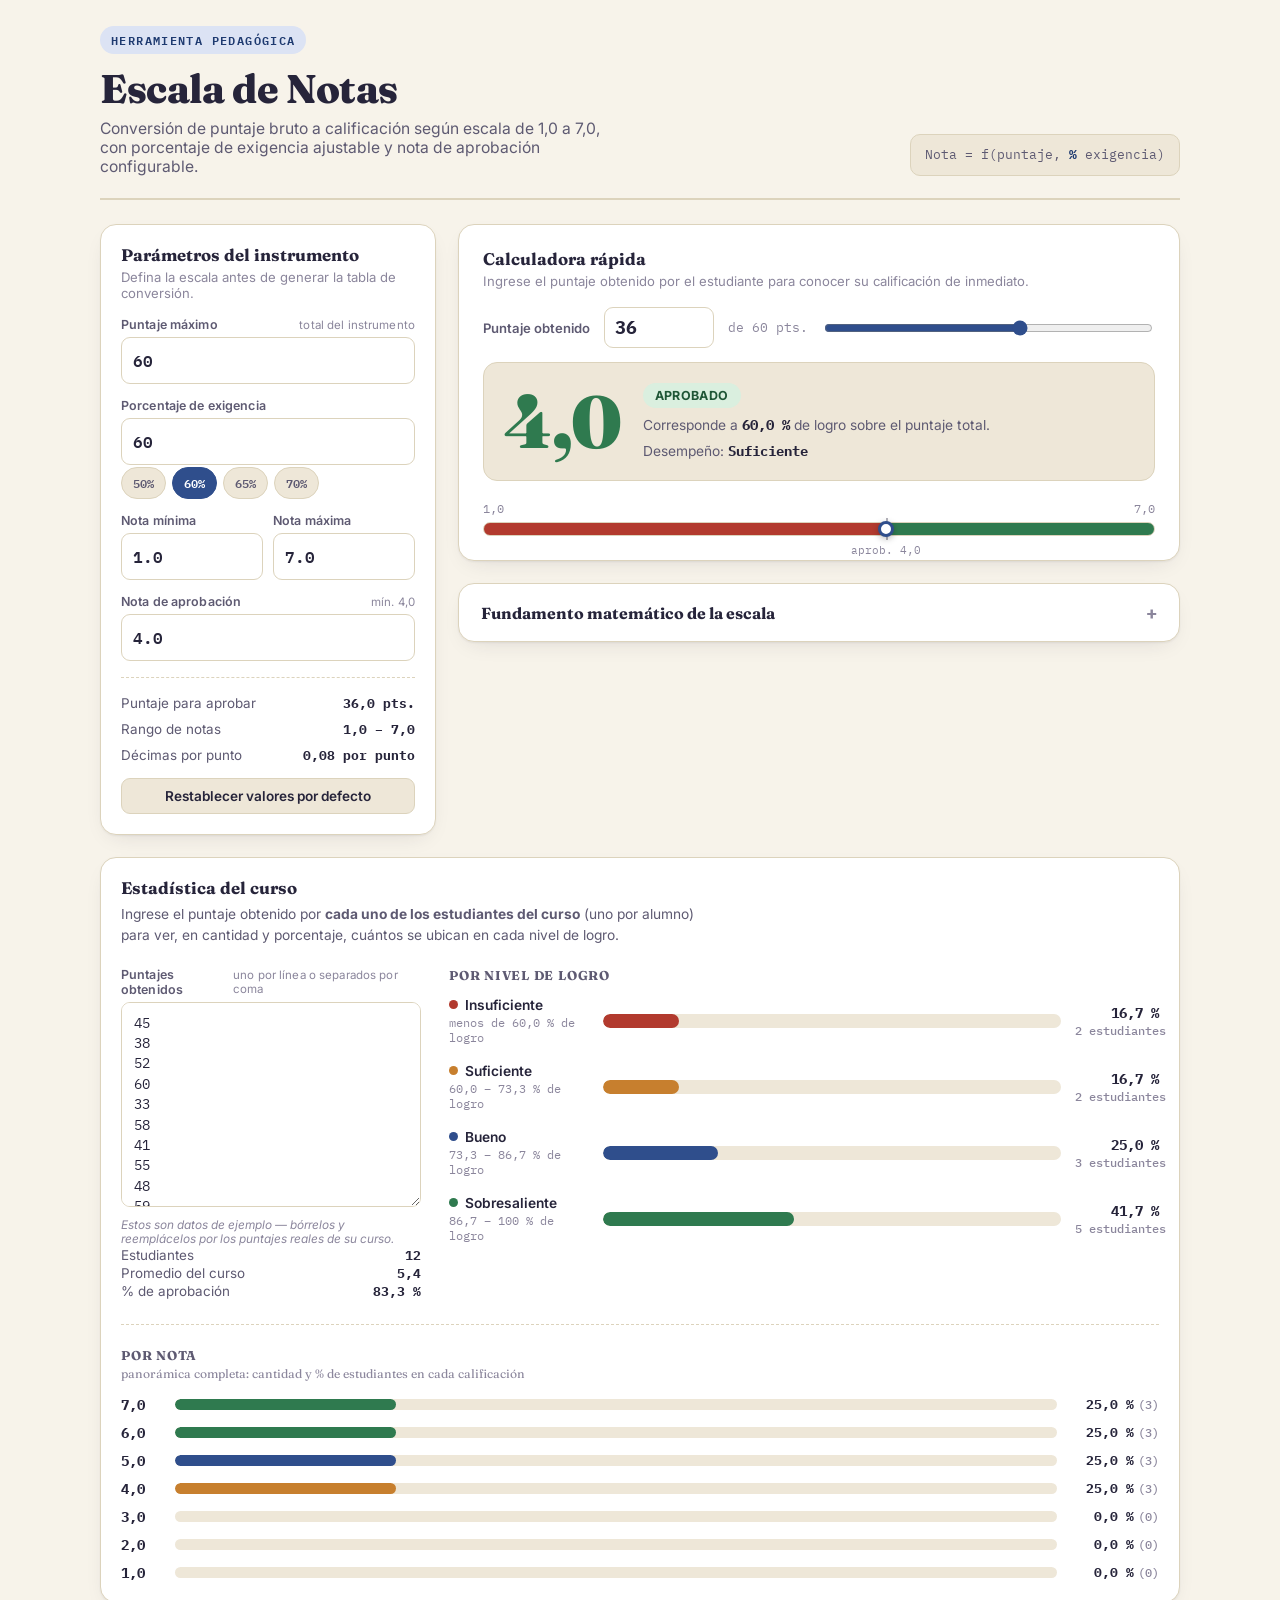
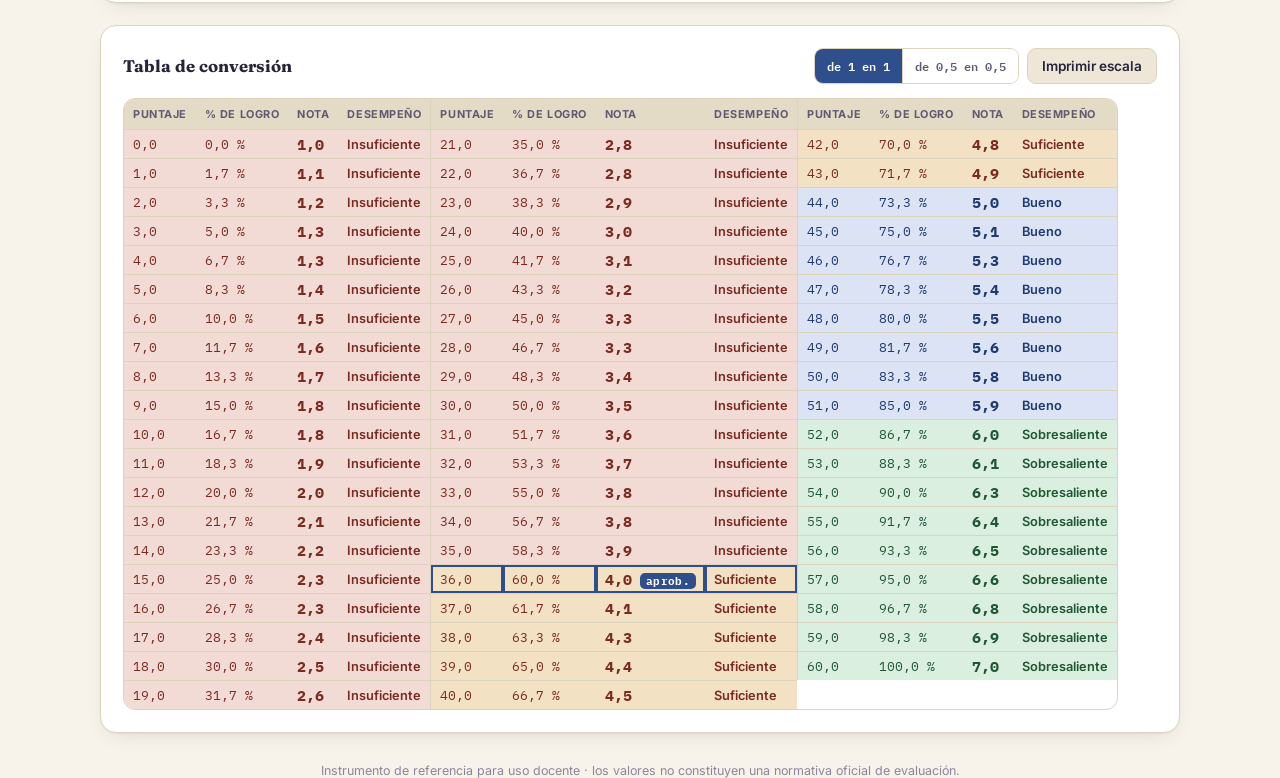
<file: escala-de-notas/index.html>
<!doctype html>
<html lang="es">
<head>
<meta charset="UTF-8">
<meta name="viewport" content="width=device-width, initial-scale=1, viewport-fit=cover">
<title>Escala de Notas</title>
<meta name="description" content="Calculadora de escala de notas 1,0-7,0 con puntaje máximo, nota de aprobación desde 4,0 y porcentaje de exigencia ajustable.">

<!-- App instalable: tablet, celular y computador -->
<link rel="manifest" href="manifest.json">
<meta name="theme-color" content="#2F4E8C">
<meta name="mobile-web-app-capable" content="yes">
<meta name="apple-mobile-web-app-capable" content="yes">
<meta name="apple-mobile-web-app-status-bar-style" content="black-translucent">
<meta name="apple-mobile-web-app-title" content="Escala Notas">
<link rel="apple-touch-icon" href="icons/apple-touch-icon.png">
<link rel="icon" type="image/png" sizes="192x192" href="icons/icon-192.png">
<link rel="icon" type="image/png" sizes="512x512" href="icons/icon-512.png">

<link rel="preconnect" href="https://fonts.googleapis.com">
<link rel="preconnect" href="https://fonts.gstatic.com" crossorigin>
<link href="https://fonts.googleapis.com/css2?family=Fraunces:opsz,wght@9..144,500;9..144,700;9..144,900&family=Inter:wght@400;500;600;700&family=IBM+Plex+Mono:wght@400;500;600&display=swap" rel="stylesheet">
<style>
  :root{
    --bg:#F7F3EA;
    --surface:#FFFFFF;
    --surface-2:#EEE7D8;
    --surface-3:#E4DBC6;
    --ink:#26243A;
    --ink-soft:#5E5A72;
    --ink-faint:#8B869C;
    --border:#DCD3BC;
    --accent:#2F4E8C;
    --accent-ink:#1E3A70;
    --accent-soft:#DCE3F4;
    --warm:#C77F2E;
    --warm-soft:#F3E1C4;
    --fail:#B23A2E;
    --fail-soft:#F3DBD5;
    --fail-ink:#7A2A21;
    --pass:#2F7A4F;
    --pass-soft:#DAEFDF;
    --pass-ink:#1F5636;
    --gold:#9C7A22;
    --gold-soft:#F1E6BE;
    --shadow: 0 1px 2px rgba(38,36,58,.06), 0 8px 24px -12px rgba(38,36,58,.18);
    --font-display:'Fraunces', Georgia, 'Times New Roman', serif;
    --font-body:'Inter', -apple-system, BlinkMacSystemFont, 'Segoe UI', sans-serif;
    --font-mono:'IBM Plex Mono', 'SFMono-Regular', Consolas, monospace;
    color-scheme: light;
  }
  @media (prefers-color-scheme: dark){
    :root:not([data-theme="light"]){
      --bg:#181A2A;
      --surface:#20223A;
      --surface-2:#282B48;
      --surface-3:#333758;
      --ink:#EEEBF4;
      --ink-soft:#B4B0C8;
      --ink-faint:#847FA0;
      --border:#3A3D62;
      --accent:#8CA4E8;
      --accent-ink:#C4D2F4;
      --accent-soft:#2A3358;
      --warm:#E6AE6A;
      --warm-soft:#3A3020;
      --fail:#E88A7C;
      --fail-soft:#3E2426;
      --fail-ink:#F4B9AF;
      --pass:#7ED2A0;
      --pass-soft:#1F3A2C;
      --pass-ink:#B6E9C9;
      --gold:#E0C46E;
      --gold-soft:#3A3320;
      --shadow: 0 1px 2px rgba(0,0,0,.3), 0 10px 30px -14px rgba(0,0,0,.6);
      color-scheme: dark;
    }
  }
  :root[data-theme="dark"]{
    --bg:#181A2A;
    --surface:#20223A;
    --surface-2:#282B48;
    --surface-3:#333758;
    --ink:#EEEBF4;
    --ink-soft:#B4B0C8;
    --ink-faint:#847FA0;
    --border:#3A3D62;
    --accent:#8CA4E8;
    --accent-ink:#C4D2F4;
    --accent-soft:#2A3358;
    --warm:#E6AE6A;
    --warm-soft:#3A3020;
    --fail:#E88A7C;
    --fail-soft:#3E2426;
    --fail-ink:#F4B9AF;
    --pass:#7ED2A0;
    --pass-soft:#1F3A2C;
    --pass-ink:#B6E9C9;
    --gold:#E0C46E;
    --gold-soft:#3A3320;
    --shadow: 0 1px 2px rgba(0,0,0,.3), 0 10px 30px -14px rgba(0,0,0,.6);
    color-scheme: dark;
  }

  *{box-sizing:border-box;}
  html,body{height:100%;}
  body{
    margin:0;
    background:var(--bg);
    color:var(--ink);
    font-family:var(--font-body);
    padding-inline: max(16px, env(safe-area-inset-left,0px)) max(16px, env(safe-area-inset-right,0px));
    padding-block: max(20px, env(safe-area-inset-top,0px)) max(32px, env(safe-area-inset-bottom,0px));
  }
  h1,h2,h3{font-family:var(--font-display); text-wrap:balance; margin:0;}
  .mono{font-family:var(--font-mono); font-variant-numeric:tabular-nums;}
  a{color:var(--accent);}
  ::selection{background:var(--accent-soft); color:var(--accent-ink);}
  :focus-visible{outline:2.5px solid var(--accent); outline-offset:2px; border-radius:4px;}

  .wrap{max-width:1080px; margin-inline:auto;}

  /* ---------- Header ---------- */
  .page-header{
    display:flex; flex-wrap:wrap; align-items:flex-end; justify-content:space-between; gap:16px;
    padding-block:6px 22px; border-bottom:2px solid var(--border); margin-bottom:24px;
  }
  .eyebrow{
    font-family:var(--font-mono); font-size:.72rem; letter-spacing:.12em; text-transform:uppercase;
    color:var(--accent-ink); background:var(--accent-soft); border-radius:999px;
    padding:4px 11px; display:inline-block; margin-bottom:10px; font-weight:600;
  }
  .page-header h1{font-size:clamp(1.7rem, 1.2rem + 2vw, 2.5rem); font-weight:800; letter-spacing:-.01em;}
  .page-header p{margin:6px 0 0; color:var(--ink-soft); font-size:.98rem; max-width:52ch;}
  .header-formula{
    font-family:var(--font-mono); font-size:.82rem; color:var(--ink-soft);
    background:var(--surface-2); border:1px solid var(--border); border-radius:10px;
    padding:10px 14px; line-height:1.5; white-space:nowrap;
  }
  .header-formula b{color:var(--accent-ink);}
  .header-actions{display:flex; flex-direction:column; align-items:flex-end; gap:8px;}
  #installBtn{white-space:nowrap;}

  /* ---------- Layout ---------- */
  .layout{display:flex; flex-direction:column; gap:22px;}
  .top-row{display:grid; grid-template-columns: 336px 1fr; gap:22px; align-items:start;}
  .top-row > *{min-width:0;}
  @media (max-width:860px){ .top-row{grid-template-columns:1fr;} }

  .panel{
    background:var(--surface); border:1px solid var(--border); border-radius:16px;
    box-shadow:var(--shadow); padding:20px;
  }
  @media (min-width:861px){
    .config-panel{position:sticky; top:16px;}
  }

  .config-panel h2{font-size:1.05rem; font-weight:700; margin-bottom:4px;}
  .config-sub{color:var(--ink-faint); font-size:.82rem; margin:0 0 16px;}

  .field{margin-bottom:14px;}
  .field label{
    display:flex; justify-content:space-between; align-items:baseline;
    font-size:.78rem; font-weight:600; color:var(--ink-soft); margin-bottom:5px;
    letter-spacing:.01em;
  }
  .field label .hint{font-weight:400; color:var(--ink-faint); font-size:.72rem;}
  .field input[type="number"]{
    width:100%; font-family:var(--font-mono); font-size:1rem; font-weight:600;
    padding:9px 11px; border-radius:9px; border:1.5px solid var(--border);
    background:var(--surface); color:var(--ink);
  }
  .field input[type="number"]:focus{border-color:var(--accent);}
  .field-row{display:grid; grid-template-columns:1fr 1fr; gap:10px;}

  .chip-group{display:flex; flex-wrap:wrap; gap:6px; margin-top:2px;}
  .chip{
    font-family:var(--font-mono); font-size:.78rem; font-weight:600;
    border:1.5px solid var(--border); background:var(--surface-2); color:var(--ink-soft);
    border-radius:999px; padding:5px 11px; cursor:pointer; transition:.15s;
  }
  .chip:hover{border-color:var(--accent);}
  .chip[aria-pressed="true"]{background:var(--accent); border-color:var(--accent); color:#fff;}

  .stat-list{display:flex; flex-direction:column; gap:8px; margin-top:16px; padding-top:16px; border-top:1px dashed var(--border);}
  .stat-row{display:flex; justify-content:space-between; align-items:baseline; font-size:.84rem;}
  .stat-row span:first-child{color:var(--ink-soft);}
  .stat-row span:last-child{font-family:var(--font-mono); font-weight:700; color:var(--ink);}

  /* ---------- Estadística del curso ---------- */
  .stats-top{margin-bottom:20px;}
  .stats-top h2{font-size:1.05rem; font-weight:700; margin:0 0 6px;}
  .stats-top p{color:var(--ink-soft); font-size:.86rem; margin:0; max-width:64ch; line-height:1.55;}

  .stats-body{display:grid; grid-template-columns:300px 1fr; gap:28px; align-items:start;}
  @media (max-width:760px){ .stats-body{grid-template-columns:1fr;} }

  .stats-input label{
    display:flex; justify-content:space-between; align-items:baseline;
    font-size:.78rem; font-weight:600; color:var(--ink-soft); margin-bottom:5px; letter-spacing:.01em;
  }
  .stats-input label .hint{font-weight:400; color:var(--ink-faint); font-size:.72rem;}
  .stats-input textarea{
    width:100%; min-height:190px; font-family:var(--font-mono); font-size:.85rem; line-height:1.5;
    padding:10px 12px; border-radius:9px; border:1.5px solid var(--border);
    background:var(--surface); color:var(--ink); resize:vertical;
  }
  .stats-input textarea:focus{border-color:var(--accent);}
  .stats-input-note{margin:7px 0 0; font-size:.74rem; color:var(--ink-faint); font-style:italic;}

  .chart-title{
    font-size:.8rem; font-weight:700; text-transform:uppercase; letter-spacing:.06em;
    color:var(--ink-soft); margin:0 0 14px;
  }
  .chart-title .hint{display:block; text-transform:none; letter-spacing:0; font-weight:400; color:var(--ink-faint); font-size:.76rem; margin-top:3px;}

  .chart-detail{margin-top:24px; padding-top:22px; border-top:1px dashed var(--border);}

  .bar-chart{display:grid; gap:18px;}
  .bar-row{display:grid; grid-template-columns:140px 1fr 84px; gap:14px; align-items:center;}
  @media (max-width:560px){ .bar-row{grid-template-columns:1fr; gap:6px;} .bar-value{text-align:left;} }
  .bar-label-name{display:flex; align-items:center; gap:7px; font-size:.86rem; font-weight:600;}
  .bar-dot{width:9px; height:9px; border-radius:50%; flex-shrink:0;}
  .bar-label small{display:block; margin-top:2px; font-weight:400; color:var(--ink-faint); font-size:.72rem; font-family:var(--font-mono);}
  .bar-track{height:14px; background:var(--surface-2); border-radius:7px; overflow:hidden;}
  .bar-fill{height:100%; border-radius:7px; min-width:3px;}
  .bar-value{font-family:var(--font-mono); font-size:.9rem; font-weight:700; text-align:right; white-space:nowrap;}
  .bar-value small{display:block; margin-top:1px; font-weight:500; color:var(--ink-faint); font-size:.72rem;}

  .bar-chart-compact{gap:9px;}
  .bar-chart-compact .bar-row{grid-template-columns:44px 1fr 92px; gap:10px;}
  @media (max-width:560px){ .bar-chart-compact .bar-row{grid-template-columns:38px 1fr 68px; gap:8px;} }
  .bar-chart-compact .bar-label-name{font-family:var(--font-mono); font-size:.9rem; font-weight:700;}
  .bar-chart-compact .bar-track{height:11px;}
  .bar-chart-compact .bar-value{font-size:.8rem;}
  .bar-chart-compact .bar-value small{display:inline; margin-top:0; margin-left:4px;}

  .chart-empty{color:var(--ink-faint); font-size:.86rem; margin:0; padding:8px 0;}

  .btn{
    font-family:var(--font-body); font-weight:600; font-size:.85rem; cursor:pointer;
    border-radius:9px; padding:9px 14px; border:1.5px solid var(--border);
    background:var(--surface-2); color:var(--ink); transition:.15s;
  }
  .btn:hover{border-color:var(--accent); color:var(--accent-ink);}
  .btn-block{width:100%; margin-top:14px;}
  .btn-accent{background:var(--accent); border-color:var(--accent); color:#fff;}
  .btn-accent:hover{filter:brightness(1.08); color:#fff;}
  .error-msg{
    display:none; font-size:.78rem; color:var(--fail-ink); background:var(--fail-soft);
    border:1px solid var(--fail); border-radius:8px; padding:8px 10px; margin-top:10px;
  }
  .error-msg.show{display:block;}

  /* ---------- Content column ---------- */
  .content{display:flex; flex-direction:column; gap:22px;}

  /* Calculator hero */
  .calc-card{padding:24px;}
  .calc-top{display:flex; flex-wrap:wrap; justify-content:space-between; gap:16px; align-items:flex-start; margin-bottom:18px;}
  .calc-top h2{font-size:1.05rem; font-weight:700;}
  .calc-top p{margin:4px 0 0; font-size:.82rem; color:var(--ink-faint);}

  .calc-input-row{display:flex; align-items:center; gap:14px; flex-wrap:wrap; margin-bottom:14px;}
  .calc-input-row label{font-size:.82rem; font-weight:600; color:var(--ink-soft); white-space:nowrap;}
  .calc-input-row input[type="number"]{
    width:110px; font-family:var(--font-mono); font-size:1.1rem; font-weight:700;
    padding:8px 10px; border-radius:9px; border:1.5px solid var(--border); background:var(--surface); color:var(--ink);
  }
  .calc-input-row input[type="range"]{flex:1; min-width:160px; accent-color:var(--accent);}
  .calc-input-row .of-total{font-family:var(--font-mono); font-size:.82rem; color:var(--ink-faint);}

  .result-shell{
    display:grid; grid-template-columns: auto 1fr; gap:22px; align-items:center;
    background:var(--surface-2); border-radius:14px; padding:20px; border:1px solid var(--border);
  }
  @media (max-width:560px){ .result-shell{grid-template-columns:1fr; text-align:center;} }
  .result-nota{
    font-family:var(--font-display); font-weight:900; font-size:clamp(3.2rem, 2.4rem + 3vw, 4.6rem);
    line-height:1; letter-spacing:-.02em; transition:color .2s;
  }
  .result-meta{display:flex; flex-direction:column; gap:8px;}
  .badge{
    display:inline-flex; align-items:center; gap:6px; width:fit-content;
    font-size:.78rem; font-weight:700; letter-spacing:.03em; text-transform:uppercase;
    padding:5px 12px; border-radius:999px;
  }
  @media (max-width:560px){ .badge{margin-inline:auto;} }
  .badge.pass{background:var(--pass-soft); color:var(--pass-ink);}
  .badge.fail{background:var(--fail-soft); color:var(--fail-ink);}
  .result-detail{font-size:.86rem; color:var(--ink-soft);}
  .result-detail b{color:var(--ink); font-family:var(--font-mono);}

  /* Gradient scale bar */
  .scale-bar-wrap{margin-top:20px;}
  .scale-bar-labels{display:flex; justify-content:space-between; font-family:var(--font-mono); font-size:.74rem; color:var(--ink-faint); margin-bottom:6px;}
  .scale-bar{
    position:relative; height:14px; border-radius:999px; overflow:visible;
    background:linear-gradient(90deg, var(--fail) 0%, var(--fail) var(--pct-aprob, 55%), var(--pass) var(--pct-aprob, 55%), var(--pass) 100%);
    border:1px solid var(--border);
  }
  .scale-marker{
    position:absolute; top:50%; width:16px; height:16px; border-radius:50%;
    background:var(--surface); border:3px solid var(--accent); box-shadow:0 2px 6px rgba(0,0,0,.25);
    transform:translate(-50%,-50%); transition:left .15s;
  }
  .scale-threshold{
    position:absolute; top:-5px; bottom:-5px; width:2px; background:var(--ink);
    opacity:.35;
  }
  .scale-threshold-label{
    position:absolute; top:20px; font-size:.7rem; font-family:var(--font-mono);
    color:var(--ink-faint); transform:translateX(-50%); white-space:nowrap;
  }

  /* Table card */
  .table-card{padding:22px;}
  .table-top{display:flex; flex-wrap:wrap; justify-content:space-between; align-items:center; gap:12px; margin-bottom:14px;}
  .table-top h2{font-size:1.05rem; font-weight:700;}
  .table-top-actions{display:flex; gap:8px; align-items:center; flex-wrap:wrap;}
  .step-group{display:flex; border:1.5px solid var(--border); border-radius:9px; overflow:hidden;}
  .step-group button{
    font-family:var(--font-mono); font-size:.78rem; font-weight:600; padding:7px 12px;
    border:none; background:var(--surface); color:var(--ink-soft); cursor:pointer;
  }
  .step-group button + button{border-left:1.5px solid var(--border);}
  .step-group button[aria-pressed="true"]{background:var(--accent); color:#fff;}

  .table-scroll{display:inline-block; max-width:100%; max-height:min(68vh, 620px); overflow:auto; border:1px solid var(--border); border-radius:12px; vertical-align:top;}
  .table-groups{display:flex; align-items:flex-start; width:max-content;}
  table.scale-table{width:auto; max-width:100%; border-collapse:collapse; font-size:.82rem;}
  .table-groups table.scale-table{border-left:1px solid var(--border);}
  .table-groups table.scale-table:first-child{border-left:none;}
  .table-scroll.single-col{display:block;}
  .table-scroll.single-col .table-groups{width:100%;}
  .table-scroll.single-col table.scale-table{width:100%;}
  .table-scroll.single-col .scale-table th,
  .table-scroll.single-col .scale-table td{white-space:normal; overflow-wrap:break-word; padding:6px; line-height:1.3;}
  .table-scroll.single-col .aprob-flag{display:inline-block; margin-top:2px;}
  .scale-table thead th{
    position:sticky; top:0; background:var(--surface-3); color:var(--ink-soft);
    text-align:left; font-size:.68rem; letter-spacing:.05em; text-transform:uppercase;
    padding:8px 9px; border-bottom:1px solid var(--border); font-weight:700; white-space:nowrap;
  }
  .scale-table td{padding:4px 9px; border-bottom:1px solid var(--border); font-family:var(--font-mono); white-space:nowrap;}
  .scale-table tbody tr:last-child td{border-bottom:none;}
  .scale-table td.nota-cell{font-weight:700; font-size:.95rem;}
  .scale-table td.desc-cell{font-family:var(--font-body); font-weight:600; font-size:.8rem;}
  .row-insuficiente{background:var(--fail-soft); color:var(--fail-ink);}
  .row-suficiente{background:var(--warm-soft); color:var(--fail-ink);}
  .row-bueno{background:var(--accent-soft); color:var(--accent-ink);}
  .row-sobresaliente{background:var(--pass-soft); color:var(--pass-ink);}
  .row-aprobacion td{box-shadow: inset 0 0 0 2px var(--accent);}
  .aprob-flag{
    font-family:var(--font-mono); font-size:.66rem; font-weight:700; letter-spacing:.04em;
    background:var(--accent); color:#fff; border-radius:5px; padding:1px 6px; margin-left:8px;
  }

  /* Formula details */
  .formula-card{padding:0; overflow:hidden;}
  .formula-card summary{
    cursor:pointer; list-style:none; padding:16px 22px; font-weight:700; font-family:var(--font-display);
    display:flex; justify-content:space-between; align-items:center; font-size:1rem;
  }
  .formula-card summary::-webkit-details-marker{display:none;}
  .formula-card summary::after{content:"+"; font-family:var(--font-mono); font-size:1.2rem; color:var(--ink-faint); transition: transform .2s;}
  .formula-card[open] summary::after{transform:rotate(45deg);}
  .formula-body{padding:0 22px 22px; color:var(--ink-soft); font-size:.9rem; line-height:1.65;}
  .formula-block{
    font-family:var(--font-mono); font-size:.82rem; background:var(--surface-2);
    border:1px solid var(--border); border-radius:10px; padding:14px 16px; margin:10px 0;
    color:var(--ink); overflow-x:auto; white-space:pre;
  }

  footer{margin-top:30px; text-align:center; font-size:.78rem; color:var(--ink-faint);}

  @media print{
    .config-panel, .btn, .calc-input-row input[type="range"], .table-top-actions, .formula-card, .stats-card{display:none !important;}
    body{background:#fff; color:#000; padding:0;}
    .layout{display:block;}
    .top-row{grid-template-columns:1fr; display:block;}
    .panel{box-shadow:none; border:1px solid #999;}
    .table-scroll{display:block; max-height:none; overflow:visible;}
  }
</style>
</head>
<body>
<div class="wrap">
  <header class="page-header">
    <div>
      <span class="eyebrow">Herramienta pedagógica</span>
      <h1>Escala de Notas</h1>
      <p>Conversión de puntaje bruto a calificación según escala de 1,0 a 7,0, con porcentaje de exigencia ajustable y nota de aprobación configurable.</p>
    </div>
    <div class="header-actions">
      <div class="header-formula">Nota = f(puntaje, <b>%</b> exigencia)</div>
      <button type="button" class="btn btn-accent" id="installBtn" hidden>Instalar app</button>
    </div>
  </header>

  <main class="layout">
   <div class="top-row">
    <!-- ============ CONFIG PANEL ============ -->
    <aside class="panel config-panel" aria-label="Configuración de la escala">
      <h2>Parámetros del instrumento</h2>
      <p class="config-sub">Defina la escala antes de generar la tabla de conversión.</p>

      <div class="field">
        <label for="puntajeMax">Puntaje máximo <span class="hint">total del instrumento</span></label>
        <input type="number" id="puntajeMax" min="1" step="1" value="60" inputmode="decimal">
      </div>

      <div class="field">
        <label for="exigencia">Porcentaje de exigencia</label>
        <input type="number" id="exigencia" min="1" max="99" step="1" value="60" inputmode="decimal">
        <div class="chip-group" role="group" aria-label="Valores frecuentes de exigencia">
          <button type="button" class="chip" data-exigencia="50">50%</button>
          <button type="button" class="chip" data-exigencia="60" aria-pressed="true">60%</button>
          <button type="button" class="chip" data-exigencia="65">65%</button>
          <button type="button" class="chip" data-exigencia="70">70%</button>
        </div>
      </div>

      <div class="field-row">
        <div class="field">
          <label for="notaMin">Nota mínima</label>
          <input type="number" id="notaMin" min="1" max="3.9" step="0.1" value="1.0" inputmode="decimal">
        </div>
        <div class="field">
          <label for="notaMax">Nota máxima</label>
          <input type="number" id="notaMax" min="4.1" step="0.1" value="7.0" inputmode="decimal">
        </div>
      </div>

      <div class="field">
        <label for="notaAprobacion">Nota de aprobación <span class="hint">mín. 4,0</span></label>
        <input type="number" id="notaAprobacion" min="4.0" step="0.1" value="4.0" inputmode="decimal">
      </div>

      <div id="errorMsg" class="error-msg" role="alert"></div>

      <div class="stat-list" id="statList" aria-live="polite">
        <div class="stat-row"><span>Puntaje para aprobar</span><span id="statPA">36</span></div>
        <div class="stat-row"><span>Rango de notas</span><span id="statRango">1,0 – 7,0</span></div>
        <div class="stat-row"><span>Décimas por punto</span><span id="statDecimas">—</span></div>
      </div>

      <button type="button" class="btn btn-block" id="resetBtn">Restablecer valores por defecto</button>
    </aside>

    <!-- ============ CONTENT ============ -->
    <div class="content">

      <!-- Calculadora rápida -->
      <section class="panel calc-card" aria-label="Calculadora rápida de nota">
        <div class="calc-top">
          <div>
            <h2>Calculadora rápida</h2>
            <p>Ingrese el puntaje obtenido por el estudiante para conocer su calificación de inmediato.</p>
          </div>
        </div>

        <div class="calc-input-row">
          <label for="puntajeObtenido">Puntaje obtenido</label>
          <input type="number" id="puntajeObtenido" min="0" step="1" value="36" inputmode="decimal">
          <span class="of-total">de <span id="ofTotal">60</span> pts.</span>
          <input type="range" id="puntajeSlider" min="0" max="60" step="1" value="36" aria-label="Deslizador de puntaje obtenido">
        </div>

        <div class="result-shell">
          <div class="result-nota mono" id="resultNota">4,0</div>
          <div class="result-meta">
            <span class="badge pass" id="resultBadge">Aprobado</span>
            <div class="result-detail" id="resultDetail">Corresponde a <b>60,0 %</b> de logro sobre el puntaje total.</div>
            <div class="result-detail" id="resultDesc">Desempeño: <b>Suficiente</b></div>
          </div>
        </div>

        <div class="scale-bar-wrap">
          <div class="scale-bar-labels">
            <span id="scaleLabelMin">1,0</span>
            <span id="scaleLabelMax">7,0</span>
          </div>
          <div class="scale-bar" id="scaleBar">
            <div class="scale-threshold" id="scaleThreshold"></div>
            <div class="scale-threshold-label" id="scaleThresholdLabel">aprob. 4,0</div>
            <div class="scale-marker" id="scaleMarker"></div>
          </div>
        </div>
      </section>

      <!-- Fundamento matemático -->
      <details class="panel formula-card">
        <summary>Fundamento matemático de la escala</summary>
        <div class="formula-body">
          <p>La escala aplica una función lineal por tramos, definida a partir del puntaje asociado a la nota de aprobación (<b>PA</b>), calculado como <b>PA = Puntaje máximo × % de exigencia</b>. El dominio del puntaje obtenido (<b>p</b>) se divide en dos tramos:</p>
          <div class="formula-block" id="formulaBlock">Tramo 1 · 0 ≤ p ≤ PA
Nota(p) = NotaMín + (p ÷ PA) × (NotaAprob − NotaMín)

Tramo 2 · PA < p ≤ PuntajeMáx
Nota(p) = NotaAprob + [(p − PA) ÷ (PuntajeMáx − PA)] × (NotaMáx − NotaAprob)</div>
          <p>El resultado se redondea a la décima más cercana, de modo que la nota aumenta en incrementos de 0,1 a medida que crece el puntaje. Ambos tramos son continuos y coinciden exactamente en <b>p = PA</b>, donde <b>Nota = NotaAprob</b>, garantizando que no existan saltos ni discontinuidades en el punto de corte.</p>
        </div>
      </details>

    </div>
   </div>

    <!-- Estadística del curso: % de logro y desempeño del grupo -->
    <section class="panel stats-card" aria-label="Estadística de logro del curso">
      <div class="stats-top">
        <h2>Estadística del curso</h2>
        <p>Ingrese el puntaje obtenido por <b>cada uno de los estudiantes del curso</b> (uno por alumno) para ver, en cantidad y porcentaje, cuántos se ubican en cada nivel de logro.</p>
      </div>
      <div class="stats-body">
        <div class="stats-input">
          <label for="studentScores">Puntajes obtenidos <span class="hint">uno por línea o separados por coma</span></label>
          <textarea id="studentScores" rows="9">45
38
52
60
33
58
41
55
48
59
30
44</textarea>
          <p class="stats-input-note">Estos son datos de ejemplo — bórrelos y reemplácelos por los puntajes reales de su curso.</p>
          <div class="stats-summary" id="statsSummary"></div>
        </div>
        <div class="stats-chart-wrap">
          <h3 class="chart-title">Por nivel de logro</h3>
          <div class="bar-chart" id="barChart" role="img" aria-label="Distribución porcentual del curso por nivel de logro"></div>
          <p class="chart-empty" id="chartEmpty">Ingrese los puntajes del curso para ver los gráficos.</p>
        </div>
      </div>

      <!-- Gráfico aparte: panorámica completa, detallada por cada nota -->
      <div class="chart-detail" id="noteChartWrap" hidden>
        <h3 class="chart-title">Por nota <span class="hint">panorámica completa: cantidad y % de estudiantes en cada calificación</span></h3>
        <div class="bar-chart bar-chart-compact" id="noteChart" role="img" aria-label="Cantidad y porcentaje de estudiantes por cada nota obtenida"></div>
      </div>
    </section>

    <!-- Tabla completa: ocupa todo el ancho para ver la escala completa de un vistazo -->
    <section class="panel table-card" aria-label="Tabla de conversión completa">
      <div class="table-top">
        <div>
          <h2>Tabla de conversión</h2>
        </div>
        <div class="table-top-actions">
          <div class="step-group" role="group" aria-label="Incremento de puntaje mostrado">
            <button type="button" data-step="1" aria-pressed="true">de 1 en 1</button>
            <button type="button" data-step="0.5">de 0,5 en 0,5</button>
          </div>
          <button type="button" class="btn" id="printBtn">Imprimir escala</button>
        </div>
      </div>
      <div class="table-scroll">
        <div class="table-groups" id="tableGroups"></div>
      </div>
    </section>
  </main>

  <footer>Instrumento de referencia para uso docente · los valores no constituyen una normativa oficial de evaluación.</footer>
</div>

<script>
(function(){
  "use strict";

  var els = {
    puntajeMax: document.getElementById('puntajeMax'),
    exigencia: document.getElementById('exigencia'),
    notaMin: document.getElementById('notaMin'),
    notaMax: document.getElementById('notaMax'),
    notaAprobacion: document.getElementById('notaAprobacion'),
    puntajeObtenido: document.getElementById('puntajeObtenido'),
    puntajeSlider: document.getElementById('puntajeSlider'),
    ofTotal: document.getElementById('ofTotal'),
    resultNota: document.getElementById('resultNota'),
    resultBadge: document.getElementById('resultBadge'),
    resultDetail: document.getElementById('resultDetail'),
    resultDesc: document.getElementById('resultDesc'),
    scaleBar: document.getElementById('scaleBar'),
    scaleMarker: document.getElementById('scaleMarker'),
    scaleThreshold: document.getElementById('scaleThreshold'),
    scaleThresholdLabel: document.getElementById('scaleThresholdLabel'),
    scaleLabelMin: document.getElementById('scaleLabelMin'),
    scaleLabelMax: document.getElementById('scaleLabelMax'),
    tableGroups: document.getElementById('tableGroups'),
    tableScroll: document.querySelector('.table-scroll'),
    tableCard: document.querySelector('.table-card'),
    statPA: document.getElementById('statPA'),
    statRango: document.getElementById('statRango'),
    statDecimas: document.getElementById('statDecimas'),
    studentScores: document.getElementById('studentScores'),
    statsSummary: document.getElementById('statsSummary'),
    barChart: document.getElementById('barChart'),
    chartEmpty: document.getElementById('chartEmpty'),
    noteChart: document.getElementById('noteChart'),
    noteChartWrap: document.getElementById('noteChartWrap'),
    errorMsg: document.getElementById('errorMsg'),
    resetBtn: document.getElementById('resetBtn'),
    printBtn: document.getElementById('printBtn')
  };

  var DEFAULTS = {
    puntajeMax: 60, exigencia: 60, notaMin: 1.0, notaMax: 7.0,
    notaAprobacion: 4.0, puntajeObtenido: 36, step: 1
  };
  var state = { step: 1 };

  function fmt1(n){ return n.toLocaleString('es-CL', {minimumFractionDigits:1, maximumFractionDigits:1}); }
  function fmt0(n){ return n.toLocaleString('es-CL', {maximumFractionDigits:0}); }
  function num(el){ var v = parseFloat(el.value); return isNaN(v) ? 0 : v; }

  function loadSaved(){
    try{
      var raw = localStorage.getItem('escala-notas-config');
      if(!raw) return;
      var saved = JSON.parse(raw);
      if(typeof saved !== 'object' || !saved) return;
      ['puntajeMax','exigencia','notaMin','notaMax','notaAprobacion','puntajeObtenido'].forEach(function(k){
        if(typeof saved[k] === 'number' && els[k]) els[k].value = saved[k];
      });
      if(saved.step === 0.5 || saved.step === 1) state.step = saved.step;
    }catch(e){}
  }

  function persist(cfg){
    try{
      localStorage.setItem('escala-notas-config', JSON.stringify({
        puntajeMax: cfg.puntajeMax, exigencia: cfg.exigencia, notaMin: cfg.notaMin,
        notaMax: cfg.notaMax, notaAprobacion: cfg.notaAprobacion,
        puntajeObtenido: num(els.puntajeObtenido), step: state.step
      }));
    }catch(e){}
  }

  function readConfig(){
    var puntajeMax = num(els.puntajeMax);
    var exigencia = num(els.exigencia);
    var notaMin = num(els.notaMin);
    var notaMax = num(els.notaMax);
    var notaAprobacion = num(els.notaAprobacion);

    var errors = [];
    if(puntajeMax <= 0) errors.push('El puntaje máximo debe ser mayor que 0.');
    if(exigencia < 1 || exigencia > 99) errors.push('El % de exigencia debe estar entre 1 % y 99 %.');
    if(notaAprobacion < 4.0) errors.push('La nota de aprobación no puede ser inferior a 4,0.');
    if(notaMin >= notaAprobacion) errors.push('La nota mínima debe ser inferior a la nota de aprobación.');
    if(notaMax <= notaAprobacion) errors.push('La nota máxima debe ser superior a la nota de aprobación.');

    if(errors.length){
      els.errorMsg.textContent = errors[0];
      els.errorMsg.classList.add('show');
      return null;
    }
    els.errorMsg.classList.remove('show');

    var puntajeAprobacion = puntajeMax * (exigencia / 100);
    return { puntajeMax:puntajeMax, exigencia:exigencia, notaMin:notaMin, notaMax:notaMax,
      notaAprobacion:notaAprobacion, puntajeAprobacion:puntajeAprobacion };
  }

  function calcNota(p, cfg){
    var nota;
    if(p <= cfg.puntajeAprobacion){
      nota = cfg.puntajeAprobacion > 0
        ? cfg.notaMin + (p / cfg.puntajeAprobacion) * (cfg.notaAprobacion - cfg.notaMin)
        : cfg.notaAprobacion;
    } else {
      var denom = cfg.puntajeMax - cfg.puntajeAprobacion;
      nota = denom > 0
        ? cfg.notaAprobacion + ((p - cfg.puntajeAprobacion) / denom) * (cfg.notaMax - cfg.notaAprobacion)
        : cfg.notaMax;
    }
    nota = Math.round(nota * 10) / 10;
    if(nota < cfg.notaMin) nota = cfg.notaMin;
    if(nota > cfg.notaMax) nota = cfg.notaMax;
    return nota;
  }

  function descriptor(nota, cfg){
    if(nota < cfg.notaAprobacion) return {label:'Insuficiente', cls:'insuficiente'};
    var span = (cfg.notaMax - cfg.notaAprobacion) / 3;
    var t1 = cfg.notaAprobacion + span, t2 = cfg.notaAprobacion + span * 2;
    if(nota < t1) return {label:'Suficiente', cls:'suficiente'};
    if(nota < t2) return {label:'Bueno', cls:'bueno'};
    return {label:'Sobresaliente', cls:'sobresaliente'};
  }

  var LEVELS = [
    { cls:'insuficiente', label:'Insuficiente', color:'var(--fail)' },
    { cls:'suficiente',   label:'Suficiente',   color:'var(--warm)' },
    { cls:'bueno',        label:'Bueno',        color:'var(--accent)' },
    { cls:'sobresaliente',label:'Sobresaliente',color:'var(--pass)' }
  ];

  function parseScores(raw){
    return raw.split(/[\n,;]+/)
      .map(function(s){ return s.trim().replace(',', '.'); })
      .filter(function(s){ return s.length > 0; })
      .map(function(s){ return parseFloat(s); })
      .filter(function(n){ return isFinite(n); });
  }

  function logroRanges(cfg){
    var span = (100 - cfg.exigencia) / 3;
    var e = cfg.exigencia, e1 = e + span, e2 = e + span * 2;
    return {
      insuficiente: 'menos de ' + fmt1(e) + ' %',
      suficiente: fmt1(e) + ' – ' + fmt1(e1) + ' %',
      bueno: fmt1(e1) + ' – ' + fmt1(e2) + ' %',
      sobresaliente: fmt1(e2) + ' – 100 %'
    };
  }

  function renderChart(cfg){
    var scores = parseScores(els.studentScores.value);

    if(!scores.length){
      els.barChart.innerHTML = '';
      els.noteChart.innerHTML = '';
      els.noteChartWrap.hidden = true;
      els.statsSummary.innerHTML = '';
      els.chartEmpty.hidden = false;
      return;
    }
    els.chartEmpty.hidden = true;
    els.noteChartWrap.hidden = false;

    var counts = {insuficiente:0, suficiente:0, bueno:0, sobresaliente:0};
    var notaSum = 0, aprobCount = 0;
    scores.forEach(function(s){
      var p = Math.max(0, Math.min(cfg.puntajeMax, s));
      var nota = calcNota(p, cfg);
      counts[descriptor(nota, cfg).cls]++;
      notaSum += nota;
      if(nota >= cfg.notaAprobacion) aprobCount++;
    });

    var total = scores.length;
    var promedio = Math.round((notaSum / total) * 10) / 10;
    var pctAprob = Math.round((aprobCount / total) * 1000) / 10;

    els.statsSummary.innerHTML =
      '<div class="stat-row"><span>Estudiantes</span><span>' + total + '</span></div>'
      + '<div class="stat-row"><span>Promedio del curso</span><span>' + fmt1(promedio) + '</span></div>'
      + '<div class="stat-row"><span>% de aprobación</span><span>' + fmt1(pctAprob) + ' %</span></div>';

    var ranges = logroRanges(cfg);
    var chartHtml = '';
    LEVELS.forEach(function(lvl){
      var n = counts[lvl.cls];
      var pct = Math.round((n / total) * 1000) / 10;
      chartHtml += '<div class="bar-row">'
        + '<div class="bar-label"><span class="bar-label-name"><span class="bar-dot" style="background:' + lvl.color + '"></span>' + lvl.label + '</span>'
          + '<small>' + ranges[lvl.cls] + ' de logro</small></div>'
        + '<div class="bar-track"><div class="bar-fill" style="width:' + pct + '%; background:' + lvl.color + '"></div></div>'
        + '<div class="bar-value">' + fmt1(pct) + ' %<small>' + n + (n === 1 ? ' estudiante' : ' estudiantes') + '</small></div>'
        + '</div>';
    });
    els.barChart.innerHTML = chartHtml;

    // Gráfico aparte: panorámica completa, con la cantidad y el % exactos
    // de estudiantes que obtuvieron cada nota (no solo agrupados por nivel).
    var notaMinInt = Math.round(cfg.notaMin);
    var notaMaxInt = Math.round(cfg.notaMax);
    var noteCounts = {};
    scores.forEach(function(s){
      var p = Math.max(0, Math.min(cfg.puntajeMax, s));
      var bucket = Math.max(notaMinInt, Math.min(notaMaxInt, Math.round(calcNota(p, cfg))));
      noteCounts[bucket] = (noteCounts[bucket] || 0) + 1;
    });

    var noteHtml = '';
    for(var nota = notaMaxInt; nota >= notaMinInt; nota--){
      var nCount = noteCounts[nota] || 0;
      var nPct = Math.round((nCount / total) * 1000) / 10;
      var color = LEVELS.filter(function(l){ return l.cls === descriptor(nota, cfg).cls; })[0].color;
      var fillStyle = 'width:' + nPct + '%; background:' + color + (nCount === 0 ? '; min-width:0' : '');
      noteHtml += '<div class="bar-row">'
        + '<div class="bar-label"><span class="bar-label-name">' + fmt1(nota) + '</span></div>'
        + '<div class="bar-track"><div class="bar-fill" style="' + fillStyle + '"></div></div>'
        + '<div class="bar-value">' + fmt1(nPct) + ' %<small>(' + nCount + ')</small></div>'
        + '</div>';
    }
    els.noteChart.innerHTML = noteHtml;
  }

  function renderCalculator(cfg){
    var pObt = num(els.puntajeObtenido);
    if(pObt < 0) pObt = 0;
    if(pObt > cfg.puntajeMax) pObt = cfg.puntajeMax;

    els.puntajeSlider.min = 0;
    els.puntajeSlider.max = cfg.puntajeMax;
    els.puntajeSlider.step = state.step;
    els.puntajeSlider.value = pObt;
    els.ofTotal.textContent = fmt0(cfg.puntajeMax);

    var nota = calcNota(pObt, cfg);
    var aprobado = nota >= cfg.notaAprobacion;
    var pct = cfg.puntajeMax > 0 ? (pObt / cfg.puntajeMax) * 100 : 0;
    var desc = descriptor(nota, cfg);

    els.resultNota.textContent = fmt1(nota);
    els.resultNota.style.color = aprobado ? 'var(--pass)' : 'var(--fail)';
    els.resultBadge.textContent = aprobado ? 'Aprobado' : 'Reprobado';
    els.resultBadge.className = 'badge ' + (aprobado ? 'pass' : 'fail');
    els.resultDetail.innerHTML = 'Corresponde a <b>' + fmt1(pct) + ' %</b> de logro sobre el puntaje total.';
    els.resultDesc.innerHTML = 'Desempeño: <b>' + desc.label + '</b>';

    var pctAprob = cfg.puntajeMax > 0 ? (cfg.puntajeAprobacion / cfg.puntajeMax) * 100 : 0;
    els.scaleBar.style.setProperty('--pct-aprob', pctAprob + '%');
    els.scaleMarker.style.left = pct + '%';
    els.scaleThreshold.style.left = pctAprob + '%';
    els.scaleThresholdLabel.style.left = pctAprob + '%';
    els.scaleThresholdLabel.textContent = 'aprob. ' + fmt1(cfg.notaAprobacion);
    els.scaleLabelMin.textContent = fmt1(cfg.notaMin);
    els.scaleLabelMax.textContent = fmt1(cfg.notaMax);
  }

  function renderStats(cfg){
    els.statPA.textContent = fmt1(cfg.puntajeAprobacion) + ' pts.';
    els.statRango.textContent = fmt1(cfg.notaMin) + ' – ' + fmt1(cfg.notaMax);
    var decimas = cfg.puntajeAprobacion > 0
      ? (cfg.notaAprobacion - cfg.notaMin) / cfg.puntajeAprobacion
      : 0;
    els.statDecimas.textContent = decimas > 0
      ? (Math.round(decimas * 100) / 100).toString().replace('.', ',') + ' por punto'
      : '—';
  }

  function renderTable(cfg){
    var rows = [];
    for(var p = 0; p <= cfg.puntajeMax + 1e-9; p += state.step){
      var pr = Math.round(p * 100) / 100;
      if(pr > cfg.puntajeMax) pr = cfg.puntajeMax;
      rows.push(pr);
      if(pr >= cfg.puntajeMax) break;
    }
    var paRounded = Math.round(cfg.puntajeAprobacion * 100) / 100;

    function rowHtml(p){
      var nota = calcNota(p, cfg);
      var desc = descriptor(nota, cfg);
      var pct = cfg.puntajeMax > 0 ? (p / cfg.puntajeMax) * 100 : 0;
      var isAprobRow = Math.abs(p - paRounded) < (state.step / 2 + 0.001);
      return '<tr class="row-' + desc.cls + (isAprobRow ? ' row-aprobacion' : '') + '">'
        + '<td>' + fmt1(p) + '</td>'
        + '<td>' + fmt1(pct) + ' %</td>'
        + '<td class="nota-cell">' + fmt1(nota) + (isAprobRow ? '<span class="aprob-flag">aprob.</span>' : '') + '</td>'
        + '<td class="desc-cell">' + desc.label + '</td>'
        + '</tr>';
    }

    // Reparte las filas en columnas lado a lado para verlas todas de un vistazo,
    // en vez de una sola lista vertical muy larga. El número de columnas se
    // ajusta al ancho real disponible, para que en celular quepa 1 columna,
    // en tablet 2-3, y en pantallas grandes tantas como entren sin scroll.
    var COL_WIDTH = 335;
    var MIN_ROWS_PER_COL = 8;
    var MAX_COLS = 6;
    var availWidth = els.tableCard ? (els.tableCard.clientWidth - 40) : 320;
    var colsByWidth = Math.max(1, Math.floor(availWidth / COL_WIDTH));
    var colsByRows = Math.max(1, Math.ceil(rows.length / MIN_ROWS_PER_COL));
    var colCount = Math.min(MAX_COLS, colsByWidth, colsByRows);
    var rowsPerCol = Math.ceil(rows.length / colCount);

    var groupsHtml = '';
    for(var c = 0; c < colCount; c++){
      var start = c * rowsPerCol;
      var end = Math.min(start + rowsPerCol, rows.length);
      if(start >= end) break;
      var bodyHtml = '';
      for(var i = start; i < end; i++){ bodyHtml += rowHtml(rows[i]); }
      groupsHtml += '<table class="scale-table">'
        + '<thead><tr><th>Puntaje</th><th>% de logro</th><th>Nota</th><th>Desempeño</th></tr></thead>'
        + '<tbody>' + bodyHtml + '</tbody>'
        + '</table>';
    }
    els.tableGroups.innerHTML = groupsHtml;
    els.tableScroll.classList.toggle('single-col', colCount === 1);
  }

  function renderAll(){
    var cfg = readConfig();
    if(!cfg) return;
    renderCalculator(cfg);
    renderStats(cfg);
    renderTable(cfg);
    renderChart(cfg);
    persist(cfg);
  }

  function setStep(step){
    state.step = step;
    document.querySelectorAll('.step-group button').forEach(function(btn){
      btn.setAttribute('aria-pressed', String(parseFloat(btn.dataset.step) === step));
    });
    renderAll();
  }

  function setExigenciaChip(val){
    els.exigencia.value = val;
    document.querySelectorAll('.chip[data-exigencia]').forEach(function(chip){
      chip.setAttribute('aria-pressed', String(parseFloat(chip.dataset.exigencia) === val));
    });
    renderAll();
  }

  ['puntajeMax','exigencia','notaMin','notaMax','notaAprobacion'].forEach(function(k){
    els[k].addEventListener('input', function(){
      document.querySelectorAll('.chip[data-exigencia]').forEach(function(chip){
        chip.setAttribute('aria-pressed', String(parseFloat(chip.dataset.exigencia) === num(els.exigencia)));
      });
      renderAll();
    });
  });

  els.puntajeObtenido.addEventListener('input', function(){
    els.puntajeSlider.value = els.puntajeObtenido.value;
    renderAll();
  });
  els.puntajeSlider.addEventListener('input', function(){
    els.puntajeObtenido.value = els.puntajeSlider.value;
    renderAll();
  });

  var scoresTimer = null;
  els.studentScores.addEventListener('input', function(){
    clearTimeout(scoresTimer);
    scoresTimer = setTimeout(renderAll, 150);
  });

  document.querySelectorAll('.chip[data-exigencia]').forEach(function(chip){
    chip.addEventListener('click', function(){ setExigenciaChip(parseFloat(chip.dataset.exigencia)); });
  });
  document.querySelectorAll('.step-group button').forEach(function(btn){
    btn.addEventListener('click', function(){ setStep(parseFloat(btn.dataset.step)); });
  });

  els.resetBtn.addEventListener('click', function(){
    els.puntajeMax.value = DEFAULTS.puntajeMax;
    els.exigencia.value = DEFAULTS.exigencia;
    els.notaMin.value = DEFAULTS.notaMin;
    els.notaMax.value = DEFAULTS.notaMax;
    els.notaAprobacion.value = DEFAULTS.notaAprobacion;
    els.puntajeObtenido.value = DEFAULTS.puntajeObtenido;
    setStep(DEFAULTS.step);
    setExigenciaChip(DEFAULTS.exigencia);
  });

  els.printBtn.addEventListener('click', function(){ window.print(); });

  var resizeTimer = null;
  window.addEventListener('resize', function(){
    clearTimeout(resizeTimer);
    resizeTimer = setTimeout(renderAll, 120);
  });

  loadSaved();
  renderAll();

  var installBtn = document.getElementById('installBtn');
  var deferredInstallPrompt = null;
  window.addEventListener('beforeinstallprompt', function(e){
    e.preventDefault();
    deferredInstallPrompt = e;
    installBtn.hidden = false;
  });
  installBtn.addEventListener('click', function(){
    if(!deferredInstallPrompt) return;
    installBtn.hidden = true;
    deferredInstallPrompt.prompt();
    deferredInstallPrompt.userChoice.finally(function(){ deferredInstallPrompt = null; });
  });
  window.addEventListener('appinstalled', function(){ installBtn.hidden = true; });

  if('serviceWorker' in navigator && location.protocol !== 'file:'){
    window.addEventListener('load', function(){
      navigator.serviceWorker.register('sw.js').catch(function(){});
    });
  }
})();
</script>
</body>
</html>
</file>
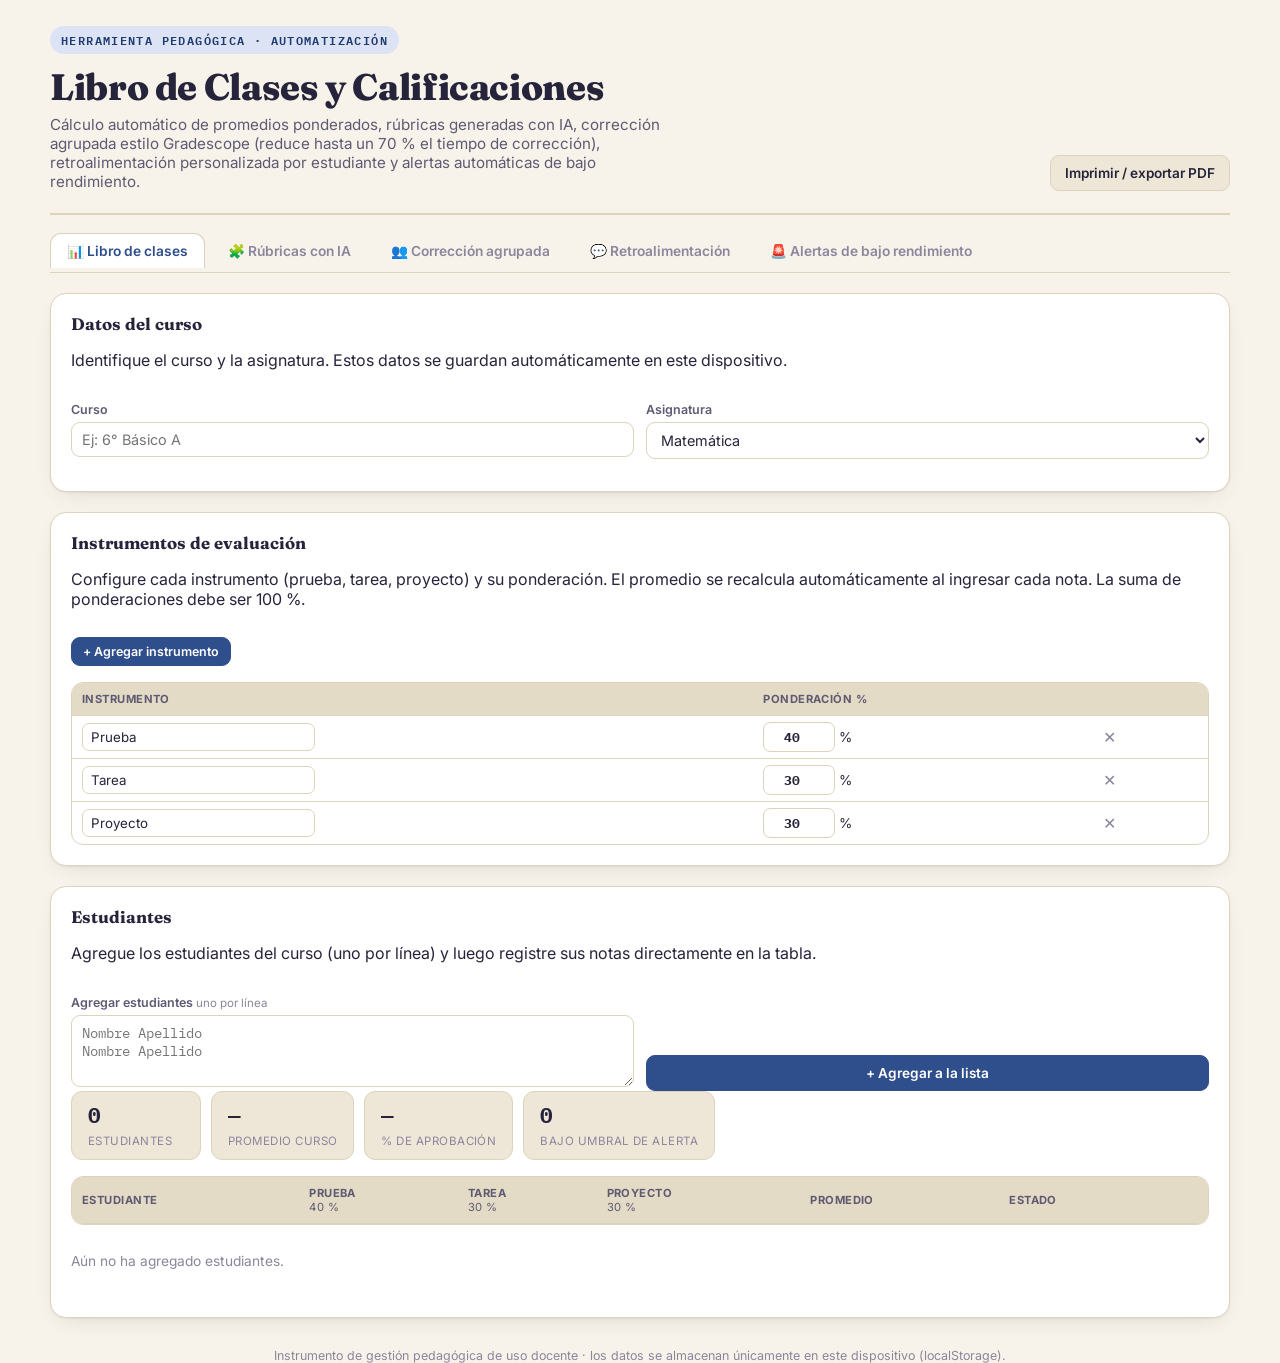
<file: notas-y-calificaciones/index.html>
<!doctype html>
<html lang="es">
<head>
<meta charset="UTF-8">
<meta name="viewport" content="width=device-width, initial-scale=1, viewport-fit=cover">
<title>Libro de Clases y Calificaciones</title>
<meta name="description" content="Libro de clases digital con cálculo automático de promedios, rúbricas generadas con IA, corrección agrupada estilo Gradescope, retroalimentación personalizada y alertas de bajo rendimiento.">

<link rel="manifest" href="manifest.json">
<meta name="theme-color" content="#2F4E8C">
<meta name="mobile-web-app-capable" content="yes">
<meta name="apple-mobile-web-app-capable" content="yes">
<meta name="apple-mobile-web-app-status-bar-style" content="black-translucent">
<meta name="apple-mobile-web-app-title" content="Notas">
<link rel="apple-touch-icon" href="icons/apple-touch-icon.png">
<link rel="icon" type="image/png" sizes="192x192" href="icons/icon-192.png">
<link rel="icon" type="image/png" sizes="512x512" href="icons/icon-512.png">

<link rel="preconnect" href="https://fonts.googleapis.com">
<link rel="preconnect" href="https://fonts.gstatic.com" crossorigin>
<link href="https://fonts.googleapis.com/css2?family=Fraunces:opsz,wght@9..144,500;9..144,700;9..144,900&family=Inter:wght@400;500;600;700&family=IBM+Plex+Mono:wght@400;500;600&display=swap" rel="stylesheet">
<style>
  :root{
    --bg:#F7F3EA;
    --surface:#FFFFFF;
    --surface-2:#EEE7D8;
    --surface-3:#E4DBC6;
    --ink:#26243A;
    --ink-soft:#5E5A72;
    --ink-faint:#8B869C;
    --border:#DCD3BC;
    --accent:#2F4E8C;
    --accent-ink:#1E3A70;
    --accent-soft:#DCE3F4;
    --purple:#6E4FA0;
    --purple-ink:#4B3272;
    --purple-soft:#E6DEF4;
    --teal:#0D7A6E;
    --teal-ink:#0A5850;
    --teal-soft:#D9F0EC;
    --warm:#C77F2E;
    --warm-ink:#8A551A;
    --warm-soft:#F3E1C4;
    --fail:#B23A2E;
    --fail-soft:#F3DBD5;
    --fail-ink:#7A2A21;
    --pass:#2F7A4F;
    --pass-soft:#DAEFDF;
    --pass-ink:#1F5636;
    --gold:#9C7A22;
    --gold-soft:#F1E6BE;
    --shadow: 0 1px 2px rgba(38,36,58,.06), 0 8px 24px -12px rgba(38,36,58,.18);
    --font-display:'Fraunces', Georgia, 'Times New Roman', serif;
    --font-body:'Inter', -apple-system, BlinkMacSystemFont, 'Segoe UI', sans-serif;
    --font-mono:'IBM Plex Mono', 'SFMono-Regular', Consolas, monospace;
    color-scheme: light;
  }
  @media (prefers-color-scheme: dark){
    :root:not([data-theme="light"]){
      --bg:#181A2A; --surface:#20223A; --surface-2:#282B48; --surface-3:#333758;
      --ink:#EEEBF4; --ink-soft:#B4B0C8; --ink-faint:#847FA0; --border:#3A3D62;
      --accent:#8CA4E8; --accent-ink:#C4D2F4; --accent-soft:#2A3358;
      --purple:#B79EE0; --purple-ink:#DACBF2; --purple-soft:#332A4E;
      --teal:#6FCFC1; --teal-ink:#B6EBE2; --teal-soft:#1C3A36;
      --warm:#E6AE6A; --warm-ink:#F4CE9E; --warm-soft:#3A3020;
      --fail:#E88A7C; --fail-soft:#3E2426; --fail-ink:#F4B9AF;
      --pass:#7ED2A0; --pass-soft:#1F3A2C; --pass-ink:#B6E9C9;
      --gold:#E0C46E; --gold-soft:#3A3320;
      --shadow: 0 1px 2px rgba(0,0,0,.3), 0 10px 30px -14px rgba(0,0,0,.6);
      color-scheme: dark;
    }
  }
  :root[data-theme="dark"]{
    --bg:#181A2A; --surface:#20223A; --surface-2:#282B48; --surface-3:#333758;
    --ink:#EEEBF4; --ink-soft:#B4B0C8; --ink-faint:#847FA0; --border:#3A3D62;
    --accent:#8CA4E8; --accent-ink:#C4D2F4; --accent-soft:#2A3358;
    --purple:#B79EE0; --purple-ink:#DACBF2; --purple-soft:#332A4E;
    --teal:#6FCFC1; --teal-ink:#B6EBE2; --teal-soft:#1C3A36;
    --warm:#E6AE6A; --warm-ink:#F4CE9E; --warm-soft:#3A3020;
    --fail:#E88A7C; --fail-soft:#3E2426; --fail-ink:#F4B9AF;
    --pass:#7ED2A0; --pass-soft:#1F3A2C; --pass-ink:#B6E9C9;
    --gold:#E0C46E; --gold-soft:#3A3320;
    --shadow: 0 1px 2px rgba(0,0,0,.3), 0 10px 30px -14px rgba(0,0,0,.6);
    color-scheme: dark;
  }

  *{box-sizing:border-box;}
  html,body{height:100%;}
  body{
    margin:0; background:var(--bg); color:var(--ink); font-family:var(--font-body);
    padding-inline: max(16px, env(safe-area-inset-left,0px)) max(16px, env(safe-area-inset-right,0px));
    padding-block: max(20px, env(safe-area-inset-top,0px)) max(32px, env(safe-area-inset-bottom,0px));
  }
  h1,h2,h3{font-family:var(--font-display); text-wrap:balance; margin:0;}
  .mono{font-family:var(--font-mono); font-variant-numeric:tabular-nums;}
  a{color:var(--accent);}
  ::selection{background:var(--accent-soft); color:var(--accent-ink);}
  :focus-visible{outline:2.5px solid var(--accent); outline-offset:2px; border-radius:4px;}
  .wrap{max-width:1180px; margin-inline:auto;}

  .page-header{
    display:flex; flex-wrap:wrap; align-items:flex-end; justify-content:space-between; gap:16px;
    padding-block:6px 22px; border-bottom:2px solid var(--border); margin-bottom:18px;
  }
  .eyebrow{
    font-family:var(--font-mono); font-size:.72rem; letter-spacing:.12em; text-transform:uppercase;
    color:var(--accent-ink); background:var(--accent-soft); border-radius:999px;
    padding:4px 11px; display:inline-block; margin-bottom:10px; font-weight:600;
  }
  .page-header h1{font-size:clamp(1.6rem, 1.1rem + 2vw, 2.3rem); font-weight:800; letter-spacing:-.01em;}
  .page-header p{margin:6px 0 0; color:var(--ink-soft); font-size:.95rem; max-width:62ch;}
  .header-actions{display:flex; flex-direction:column; align-items:flex-end; gap:8px;}

  .btn{
    font-family:var(--font-body); font-weight:600; font-size:.85rem; cursor:pointer;
    border-radius:9px; padding:9px 14px; border:1.5px solid var(--border);
    background:var(--surface-2); color:var(--ink); transition:.15s;
  }
  .btn:hover{border-color:var(--accent); color:var(--accent-ink);}
  .btn-sm{padding:6px 11px; font-size:.78rem;}
  .btn-block{width:100%; margin-top:10px;}
  .btn-accent{background:var(--accent); border-color:var(--accent); color:#fff;}
  .btn-accent:hover{filter:brightness(1.08); color:#fff;}
  .btn-danger{background:var(--fail-soft); border-color:var(--fail); color:var(--fail-ink);}
  .btn[disabled]{opacity:.5; cursor:not-allowed;}

  /* ---- Tabs ---- */
  .tabs-wrap{
    display:flex; gap:6px; overflow-x:auto; padding-bottom:4px; margin-bottom:20px;
    scrollbar-width:none; border-bottom:1px solid var(--border);
  }
  .tabs-wrap::-webkit-scrollbar{display:none;}
  .tab-btn{
    flex-shrink:0; display:flex; align-items:center; gap:7px; padding:9px 16px;
    border-radius:11px 11px 0 0; border:1.5px solid transparent; border-bottom:none;
    background:none; cursor:pointer; font-family:var(--font-body); font-size:.86rem; font-weight:600;
    color:var(--ink-faint); white-space:nowrap; transition:.15s;
  }
  .tab-btn:hover{background:var(--surface-2); color:var(--ink);}
  .tab-btn.active{background:var(--surface); border-color:var(--border); color:var(--tab-c, var(--accent));}

  .panel{
    background:var(--surface); border:1px solid var(--border); border-radius:16px;
    box-shadow:var(--shadow); padding:20px; margin-bottom:20px;
  }
  .panel h2{font-size:1.05rem; font-weight:700; margin-bottom:4px;}
  .panel > .sub{color:var(--ink-faint); font-size:.84rem; margin:0 0 16px; max-width:70ch; line-height:1.55;}
  .panel-row{display:flex; flex-wrap:wrap; justify-content:space-between; align-items:flex-start; gap:12px; margin-bottom:16px;}

  .field{margin-bottom:12px;}
  .field label{display:block; font-size:.78rem; font-weight:600; color:var(--ink-soft); margin-bottom:5px;}
  .field label .hint{font-weight:400; color:var(--ink-faint); font-size:.72rem;}
  .field input[type="text"], .field input[type="number"], .field select, .field textarea{
    width:100%; font-family:var(--font-body); font-size:.9rem; padding:8px 10px;
    border-radius:9px; border:1.5px solid var(--border); background:var(--surface); color:var(--ink);
  }
  .field input:focus, .field select:focus, .field textarea:focus{border-color:var(--accent);}
  .field textarea{font-family:var(--font-mono); font-size:.85rem; resize:vertical;}
  .field-grid{display:grid; grid-template-columns:1fr 1fr; gap:12px;}
  @media (max-width:620px){ .field-grid{grid-template-columns:1fr;} }

  .badge{
    display:inline-flex; align-items:center; gap:6px; font-size:.74rem; font-weight:700;
    letter-spacing:.02em; text-transform:uppercase; padding:4px 10px; border-radius:999px; white-space:nowrap;
  }
  .badge.insuficiente{background:var(--fail-soft); color:var(--fail-ink);}
  .badge.suficiente{background:var(--warm-soft); color:var(--warm-ink);}
  .badge.bueno{background:var(--accent-soft); color:var(--accent-ink);}
  .badge.sobresaliente{background:var(--pass-soft); color:var(--pass-ink);}
  .badge.sindatos{background:var(--surface-3); color:var(--ink-faint);}

  .table-scroll{max-width:100%; overflow:auto; border:1px solid var(--border); border-radius:12px;}
  table.data-table{width:100%; border-collapse:collapse; font-size:.85rem;}
  table.data-table thead th{
    position:sticky; top:0; background:var(--surface-3); color:var(--ink-soft); text-align:left;
    font-size:.7rem; letter-spacing:.04em; text-transform:uppercase; padding:9px 10px;
    border-bottom:1px solid var(--border); font-weight:700; white-space:nowrap;
  }
  table.data-table td{padding:6px 10px; border-bottom:1px solid var(--border); vertical-align:middle;}
  table.data-table tbody tr:last-child td{border-bottom:none;}
  table.data-table input[type="number"]{
    width:72px; font-family:var(--font-mono); font-weight:700; text-align:center;
    padding:5px 4px; border-radius:7px; border:1.5px solid var(--border); background:var(--surface); color:var(--ink);
  }
  table.data-table input[type="text"]{
    font-family:var(--font-body); padding:5px 8px; border-radius:7px; border:1.5px solid var(--border);
    background:var(--surface); color:var(--ink); min-width:110px;
  }
  td.nota-cell{font-family:var(--font-mono); font-weight:800; font-size:1rem;}
  .row-del{background:none; border:none; cursor:pointer; color:var(--ink-faint); font-size:1rem; padding:2px 6px; border-radius:6px;}
  .row-del:hover{background:var(--fail-soft); color:var(--fail-ink);}

  .weight-warning{font-size:.78rem; color:var(--fail-ink); background:var(--fail-soft); border:1px solid var(--fail); border-radius:8px; padding:7px 10px; margin-top:8px; display:none;}
  .weight-warning.show{display:block;}

  .stat-strip{display:flex; flex-wrap:wrap; gap:10px; margin-bottom:16px;}
  .stat-pill{
    background:var(--surface-2); border:1px solid var(--border); border-radius:11px;
    padding:10px 16px; min-width:130px;
  }
  .stat-pill .n{font-family:var(--font-mono); font-weight:800; font-size:1.3rem; display:block;}
  .stat-pill .l{font-size:.72rem; color:var(--ink-faint); text-transform:uppercase; letter-spacing:.04em;}

  .empty-msg{color:var(--ink-faint); font-size:.86rem; padding:14px 0;}

  /* Rúbrica */
  .rubric-table td{vertical-align:top;}
  .rubric-table td[contenteditable="true"]{
    min-width:200px; max-width:320px; font-size:.82rem; line-height:1.5; cursor:text;
  }
  .rubric-table td[contenteditable="true"]:focus{background:var(--accent-soft);}
  .rubric-table th.crit-col{min-width:140px;}
  .rubric-table td.crit-name{font-weight:700; background:var(--surface-2);}

  /* Grupal */
  .group-card{border:1.5px solid var(--border); border-radius:12px; padding:14px; margin-bottom:12px; background:var(--surface-2);}
  .group-card .g-top{display:flex; flex-wrap:wrap; justify-content:space-between; gap:10px; align-items:baseline; margin-bottom:8px;}
  .group-card .g-answer{font-family:var(--font-mono); font-size:.82rem; background:var(--surface); border:1px solid var(--border); border-radius:8px; padding:8px 10px; margin-bottom:8px; white-space:pre-wrap;}
  .group-card .g-students{font-size:.78rem; color:var(--ink-soft); margin-bottom:8px;}
  .group-card .g-inputs{display:flex; flex-wrap:wrap; gap:10px; align-items:center;}
  .group-card .g-inputs input[type="number"]{width:80px;}
  .group-card .g-inputs input[type="text"]{flex:1; min-width:180px;}
  .time-saved-badge{
    display:inline-flex; align-items:center; gap:6px; font-size:.85rem; font-weight:700; color:var(--pass-ink);
    background:var(--pass-soft); padding:6px 14px; border-radius:999px; margin-bottom:14px;
  }

  /* Retro / Alertas */
  .student-feedback-card{border:1.5px solid var(--border); border-radius:12px; padding:16px; margin-bottom:14px;}
  .student-feedback-card .sf-head{display:flex; flex-wrap:wrap; justify-content:space-between; align-items:center; gap:10px; margin-bottom:10px;}
  .student-feedback-card .sf-head h3{font-size:.98rem; font-weight:700;}
  .criterio-row{display:grid; grid-template-columns:1fr 200px; gap:10px; align-items:center; margin-bottom:8px;}
  @media (max-width:560px){ .criterio-row{grid-template-columns:1fr;} }
  .criterio-row label{font-size:.82rem; color:var(--ink-soft);}
  .feedback-output{
    width:100%; min-height:130px; font-family:var(--font-body); font-size:.87rem; line-height:1.6;
    padding:10px 12px; border-radius:9px; border:1.5px solid var(--border); background:var(--surface); color:var(--ink); resize:vertical;
  }

  .alert-card{border:1.5px solid var(--border); border-left:5px solid var(--fail); border-radius:12px; padding:16px; margin-bottom:12px;}
  .alert-card.riesgo-alto{border-left-color:var(--fail);}
  .alert-card.riesgo-moderado{border-left-color:var(--warm);}
  .alert-card .a-head{display:flex; flex-wrap:wrap; justify-content:space-between; gap:10px; align-items:center; margin-bottom:8px;}
  .alert-card .a-nota{font-family:var(--font-mono); font-weight:800; font-size:1.4rem;}
  .alert-card .a-detail{font-size:.85rem; color:var(--ink-soft); margin-bottom:10px;}

  footer{margin-top:30px; text-align:center; font-size:.78rem; color:var(--ink-faint);}

  @media print{
    .tabs-wrap, .btn, .header-actions, #panel-rubrica .field, #panel-grupal .field, #panel-retro .field, #panel-alertas .field{display:none !important;}
    body{background:#fff; color:#000; padding:0;}
    section[hidden]{display:none !important;}
    .panel{box-shadow:none; border:1px solid #999;}
  }
</style>
</head>
<body>
<div class="wrap">
  <header class="page-header">
    <div>
      <span class="eyebrow">Herramienta pedagógica · Automatización</span>
      <h1>Libro de Clases y Calificaciones</h1>
      <p>Cálculo automático de promedios ponderados, rúbricas generadas con IA, corrección agrupada estilo Gradescope (reduce hasta un 70&nbsp;% el tiempo de corrección), retroalimentación personalizada por estudiante y alertas automáticas de bajo rendimiento.</p>
    </div>
    <div class="header-actions">
      <button type="button" class="btn btn-accent" id="installBtn" hidden>Instalar app</button>
      <button type="button" class="btn" id="printBtn">Imprimir / exportar PDF</button>
    </div>
  </header>

  <nav class="tabs-wrap" role="tablist" aria-label="Secciones del libro de clases">
    <button class="tab-btn active" style="--tab-c:var(--accent)" data-tab="libro" role="tab" aria-selected="true">📊 Libro de clases</button>
    <button class="tab-btn" style="--tab-c:var(--purple)" data-tab="rubrica" role="tab" aria-selected="false">🧩 Rúbricas con IA</button>
    <button class="tab-btn" style="--tab-c:var(--teal)" data-tab="grupal" role="tab" aria-selected="false">👥 Corrección agrupada</button>
    <button class="tab-btn" style="--tab-c:var(--warm)" data-tab="retro" role="tab" aria-selected="false">💬 Retroalimentación</button>
    <button class="tab-btn" style="--tab-c:var(--fail)" data-tab="alertas" role="tab" aria-selected="false">🚨 Alertas de bajo rendimiento</button>
  </nav>

  <main>
    <!-- ═══════════ LIBRO DE CLASES ═══════════ -->
    <section id="panel-libro">
      <div class="panel">
        <div class="panel-row">
          <div>
            <h2>Datos del curso</h2>
            <p class="sub">Identifique el curso y la asignatura. Estos datos se guardan automáticamente en este dispositivo.</p>
          </div>
        </div>
        <div class="field-grid">
          <div class="field"><label for="courseName">Curso</label><input type="text" id="courseName" placeholder="Ej: 6° Básico A"></div>
          <div class="field"><label for="courseSubject">Asignatura</label>
            <select id="courseSubject">
              <option>Matemática</option>
              <option>Religión</option>
              <option>Música</option>
            </select>
          </div>
        </div>
      </div>

      <div class="panel">
        <div class="panel-row">
          <div>
            <h2>Instrumentos de evaluación</h2>
            <p class="sub">Configure cada instrumento (prueba, tarea, proyecto) y su ponderación. El promedio se recalcula automáticamente al ingresar cada nota. La suma de ponderaciones debe ser 100&nbsp;%.</p>
          </div>
          <button type="button" class="btn btn-accent btn-sm" id="addInstrumentBtn">+ Agregar instrumento</button>
        </div>
        <div class="table-scroll">
          <table class="data-table" id="instrumentsTable">
            <thead><tr><th>Instrumento</th><th>Ponderación %</th><th></th></tr></thead>
            <tbody id="instrumentsBody"></tbody>
          </table>
        </div>
        <div class="weight-warning" id="weightWarning"></div>
      </div>

      <div class="panel">
        <div class="panel-row">
          <div>
            <h2>Estudiantes</h2>
            <p class="sub">Agregue los estudiantes del curso (uno por línea) y luego registre sus notas directamente en la tabla.</p>
          </div>
        </div>
        <div class="field-grid" style="align-items:end">
          <div class="field" style="margin-bottom:0"><label for="bulkStudents">Agregar estudiantes <span class="hint">uno por línea</span></label><textarea id="bulkStudents" rows="3" placeholder="Nombre Apellido&#10;Nombre Apellido"></textarea></div>
          <button type="button" class="btn btn-accent btn-block" id="addStudentsBtn" style="margin-top:0">+ Agregar a la lista</button>
        </div>

        <div class="stat-strip" id="courseStats"></div>

        <div class="table-scroll">
          <table class="data-table" id="gradesTable">
            <thead><tr id="gradesHeadRow"><th>Estudiante</th></tr></thead>
            <tbody id="gradesBody"></tbody>
          </table>
        </div>
        <p class="empty-msg" id="studentsEmpty" hidden>Aún no ha agregado estudiantes.</p>
      </div>
    </section>

    <!-- ═══════════ RÚBRICAS IA ═══════════ -->
    <section id="panel-rubrica" hidden>
      <div class="panel">
        <h2>Generador de rúbricas con IA</h2>
        <p class="sub">Describa el objetivo de aprendizaje, el tipo de tarea y el nivel del curso. El sistema genera en segundos una rúbrica completa con criterios, niveles de desempeño y descriptores, lista para editar y utilizar en la retroalimentación personalizada.</p>
        <div class="field-grid">
          <div class="field"><label for="rubOA">Objetivo de Aprendizaje (OA)</label><input type="text" id="rubOA" placeholder="Ej: Resolver problemas que involucren fracciones"></div>
          <div class="field"><label for="rubNivel">Curso / nivel</label><input type="text" id="rubNivel" placeholder="Ej: 6° Básico"></div>
        </div>
        <div class="field-grid">
          <div class="field"><label for="rubTipo">Tipo de tarea o instrumento</label>
            <select id="rubTipo">
              <option value="prueba-escrita">Prueba escrita</option>
              <option value="trabajo-grupal">Trabajo grupal</option>
              <option value="disertacion">Disertación / exposición oral</option>
              <option value="ensayo">Ensayo / trabajo escrito</option>
              <option value="proyecto">Proyecto</option>
              <option value="interpretacion-musical">Interpretación musical</option>
              <option value="analisis-religioso">Análisis de fuente religiosa</option>
              <option value="personalizado">Personalizado (definir criterios)</option>
            </select>
          </div>
          <div class="field"><label for="rubNiveles">Niveles de desempeño</label>
            <select id="rubNiveles">
              <option value="3">3 niveles</option>
              <option value="4" selected>4 niveles</option>
              <option value="5">5 niveles</option>
            </select>
          </div>
        </div>
        <div class="field" id="rubCustomWrap" hidden>
          <label for="rubCustomCriteria">Criterios personalizados <span class="hint">uno por línea</span></label>
          <textarea id="rubCustomCriteria" rows="4" placeholder="Comprensión del tema&#10;Uso de vocabulario técnico&#10;Claridad de la exposición"></textarea>
        </div>
        <button type="button" class="btn btn-accent" id="genRubricBtn">✨ Generar rúbrica con IA</button>
      </div>

      <div class="panel" id="rubricResultPanel" hidden>
        <div class="panel-row">
          <div><h2 id="rubricTitle">Rúbrica generada</h2><p class="sub">Los descriptores son editables: haga clic sobre cualquier celda para ajustar el texto antes de guardarla.</p></div>
          <div style="display:flex; gap:8px; flex-wrap:wrap">
            <button type="button" class="btn btn-sm" id="copyRubricBtn">Copiar como texto</button>
            <button type="button" class="btn btn-sm" id="downloadRubricBtn">Descargar .txt</button>
            <button type="button" class="btn btn-accent btn-sm" id="saveRubricBtn">Guardar rúbrica</button>
          </div>
        </div>
        <div class="table-scroll">
          <table class="data-table rubric-table" id="rubricTable"></table>
        </div>
        <p class="empty-msg" id="rubricSavedMsg" hidden>✔ Rúbrica guardada. Ya está disponible en la pestaña de Retroalimentación.</p>
      </div>
    </section>

    <!-- ═══════════ CORRECCIÓN AGRUPADA ═══════════ -->
    <section id="panel-grupal" hidden>
      <div class="panel">
        <h2>Corrección agrupada estilo Gradescope</h2>
        <p class="sub">Pegue las respuestas de todos los estudiantes a una misma pregunta. El sistema agrupa automáticamente las respuestas equivalentes: usted corrige cada grupo una sola vez —con nota y comentario— y se aplica a todos los estudiantes del grupo, reduciendo hasta un 70&nbsp;% el tiempo de corrección.</p>
        <div class="field-grid">
          <div class="field"><label for="itemName">Pregunta / ítem</label><input type="text" id="itemName" placeholder="Ej: Pregunta 3 - Ecuación de primer grado"></div>
        </div>
        <div class="field">
          <label for="itemResponses">Respuestas de los estudiantes <span class="hint">formato: Nombre: respuesta — una por línea</span></label>
          <textarea id="itemResponses" rows="8" placeholder="Ana Pérez: x = 5&#10;Juan Soto: x=5&#10;María Rojas: x = 3&#10;Pedro Díaz: x = 5"></textarea>
        </div>
        <button type="button" class="btn btn-accent" id="groupBtn">🔗 Agrupar respuestas automáticamente</button>
      </div>

      <div class="panel" id="groupResultPanel" hidden>
        <div class="panel-row">
          <div><h2>Grupos detectados</h2><p class="sub">Asigne nota (1,0–7,0) y comentario a cada grupo. Al aplicar, la calificación se registra para todos los estudiantes del grupo.</p></div>
        </div>
        <span class="time-saved-badge" id="timeSavedBadge"></span>
        <div id="groupsList"></div>
        <div style="display:flex; gap:10px; flex-wrap:wrap">
          <button type="button" class="btn btn-accent" id="applyGroupsBtn">Aplicar calificaciones a los grupos</button>
          <button type="button" class="btn" id="pushToLibroBtn">Registrar como instrumento en el Libro de Clases</button>
        </div>
        <p class="empty-msg" id="groupsAppliedMsg" hidden>✔ Calificaciones aplicadas a todos los estudiantes de cada grupo.</p>
      </div>
    </section>

    <!-- ═══════════ RETROALIMENTACIÓN ═══════════ -->
    <section id="panel-retro" hidden>
      <div class="panel">
        <h2>Retroalimentación personalizada por estudiante</h2>
        <p class="sub">Utiliza la rúbrica guardada: seleccione el nivel de desempeño logrado por cada estudiante en cada criterio y el sistema redacta una retroalimentación individual, formal y orientada a la mejora.</p>
        <p class="empty-msg" id="retroNoRubric">Primero genere y guarde una rúbrica en la pestaña <b>Rúbricas con IA</b>.</p>
        <button type="button" class="btn btn-accent" id="genAllFeedbackBtn" hidden>✨ Generar retroalimentación para todo el curso</button>
      </div>
      <div id="feedbackList"></div>
    </section>

    <!-- ═══════════ ALERTAS ═══════════ -->
    <section id="panel-alertas" hidden>
      <div class="panel">
        <div class="panel-row">
          <div>
            <h2>Alertas automáticas de bajo rendimiento</h2>
            <p class="sub">El sistema revisa el promedio de cada estudiante en el Libro de Clases y genera una alerta cuando cae bajo el umbral definido, sugiriendo el mensaje de aviso a los apoderados.</p>
          </div>
          <div class="field" style="margin-bottom:0; min-width:160px">
            <label for="alertThreshold">Umbral de alerta</label>
            <input type="number" id="alertThreshold" min="1" max="7" step="0.1" value="4.0">
          </div>
        </div>
        <div class="stat-strip" id="alertStats"></div>
      </div>
      <div id="alertsList"></div>
      <p class="empty-msg" id="alertsEmpty" hidden>No hay estudiantes bajo el umbral definido, o aún no se han registrado notas suficientes.</p>
    </section>
  </main>

  <footer>Instrumento de gestión pedagógica de uso docente · los datos se almacenan únicamente en este dispositivo (localStorage).</footer>
</div>

<script>
(function(){
  "use strict";

  var STORAGE_KEY = 'notas-calificaciones-v1';

  var LEVEL_LABELS = {
    3: ['Inicial','En desarrollo','Logrado'],
    4: ['Insuficiente','Suficiente','Bueno','Sobresaliente'],
    5: ['Insuficiente','Suficiente','Bueno','Muy bueno','Sobresaliente']
  };

  var TIPOS_CRITERIOS = {
    'prueba-escrita': ['Comprensión conceptual', 'Aplicación de procedimientos', 'Resolución de problemas', 'Comunicación y justificación'],
    'trabajo-grupal': ['Colaboración y distribución de roles', 'Cumplimiento de la tarea asignada', 'Calidad del producto final', 'Presentación y comunicación'],
    'disertacion': ['Dominio del contenido', 'Organización del discurso', 'Uso de recursos de apoyo', 'Expresión oral y dicción'],
    'ensayo': ['Tesis y argumentación', 'Uso de evidencia y fuentes', 'Estructura y coherencia textual', 'Ortografía y redacción'],
    'proyecto': ['Planificación del trabajo', 'Ejecución y evidencias', 'Creatividad e innovación', 'Reflexión y autoevaluación final'],
    'interpretacion-musical': ['Afinación y ritmo', 'Técnica instrumental o vocal', 'Expresividad e interpretación', 'Trabajo en conjunto'],
    'analisis-religioso': ['Comprensión de la fuente o texto', 'Relación entre fe y vida', 'Argumentación y fundamentación', 'Expresión escrita u oral']
  };

  var state = {
    course: '', subject: 'Matemática',
    instruments: [], students: [], scores: {},
    rubric: null, feedback: {}, alertThreshold: 4.0,
    groupWork: null
  };
  var counters = { instrument: 0, student: 0 };

  function uid(prefix){ return prefix + '_' + (Date.now().toString(36)) + '_' + Math.random().toString(36).slice(2,7); }
  function fmt1(n){ return (Math.round(n*10)/10).toLocaleString('es-CL', {minimumFractionDigits:1, maximumFractionDigits:1}); }
  function clampNota(n){ if(isNaN(n)) return null; return Math.max(1, Math.min(7, n)); }
  function normalizeText(s){
    return (s||'').toLowerCase().normalize('NFD').replace(/[̀-ͯ]/g,'').replace(/[^a-z0-9]+/g,' ').trim();
  }

  function descriptorFor(nombre, i, total, oa){
    var tier = total > 1 ? i/(total-1) : 1;
    var adverb, cierre;
    if(tier === 0){ adverb = 'No evidencia'; cierre = 'requiriendo apoyo pedagógico directo y actividades de reforzamiento guiadas por el docente.'; }
    else if(tier < 0.5){ adverb = 'Evidencia de forma parcial'; cierre = 'cometiendo errores que afectan el logro del objetivo y necesitando práctica adicional supervisada.'; }
    else if(tier < 1){ adverb = 'Evidencia de forma consistente'; cierre = 'con errores menores que no afectan de manera sustantiva el logro del objetivo.'; }
    else { adverb = 'Evidencia con dominio destacado'; cierre = 'demostrando autonomía, precisión y capacidad de transferencia a nuevas situaciones.'; }
    var oaText = oa ? ' en función del objetivo "' + oa + '"' : '';
    return adverb + ' ' + nombre.toLowerCase() + oaText + ', ' + cierre;
  }

  function semaforo(nota){
    if(nota === null || nota === undefined) return {cls:'sindatos', label:'Sin datos'};
    if(nota < 4.0) return {cls:'insuficiente', label:'Insuficiente'};
    var span = (7.0 - 4.0) / 3;
    var t1 = 4.0 + span, t2 = 4.0 + span*2;
    if(nota < t1) return {cls:'suficiente', label:'Suficiente'};
    if(nota < t2) return {cls:'bueno', label:'Bueno'};
    return {cls:'sobresaliente', label:'Sobresaliente'};
  }

  function weightSum(){ return state.instruments.reduce(function(a,i){ return a + (parseFloat(i.weight)||0); }, 0); }

  function studentAverage(studentId){
    var recs = state.scores[studentId] || {};
    var sumW = 0, sumWN = 0, any = false;
    state.instruments.forEach(function(ins){
      var v = recs[ins.id];
      var w = parseFloat(ins.weight) || 0;
      if(v !== undefined && v !== null && v !== '' && !isNaN(v)){
        sumW += w; sumWN += w * parseFloat(v); any = true;
      }
    });
    if(!any || sumW === 0) return null;
    return Math.round((sumWN / sumW) * 10) / 10;
  }

  function lowInstrumentsFor(studentId){
    var recs = state.scores[studentId] || {};
    var out = [];
    state.instruments.forEach(function(ins){
      var v = recs[ins.id];
      if(v !== undefined && v !== null && v !== '' && !isNaN(v) && parseFloat(v) < 4.0){
        out.push(ins.name + ' (' + fmt1(parseFloat(v)) + ')');
      }
    });
    return out;
  }

  function persist(){
    try{ localStorage.setItem(STORAGE_KEY, JSON.stringify(state)); }catch(e){}
  }
  function load(){
    try{
      var raw = localStorage.getItem(STORAGE_KEY);
      if(!raw) return;
      var saved = JSON.parse(raw);
      if(saved && typeof saved === 'object'){
        state = Object.assign(state, saved);
        if(!state.instruments) state.instruments = [];
        if(!state.students) state.students = [];
        if(!state.scores) state.scores = {};
        if(!state.feedback) state.feedback = {};
        if(typeof state.alertThreshold !== 'number') state.alertThreshold = 4.0;
      }
    }catch(e){}
  }

  /* ============ TABS ============ */
  var tabButtons = document.querySelectorAll('.tab-btn');
  var panels = {
    libro: document.getElementById('panel-libro'),
    rubrica: document.getElementById('panel-rubrica'),
    grupal: document.getElementById('panel-grupal'),
    retro: document.getElementById('panel-retro'),
    alertas: document.getElementById('panel-alertas')
  };
  tabButtons.forEach(function(btn){
    btn.addEventListener('click', function(){
      tabButtons.forEach(function(b){ b.classList.remove('active'); b.setAttribute('aria-selected','false'); });
      btn.classList.add('active'); btn.setAttribute('aria-selected','true');
      Object.keys(panels).forEach(function(k){ panels[k].hidden = (k !== btn.dataset.tab); });
      if(btn.dataset.tab === 'retro') renderFeedbackTab();
      if(btn.dataset.tab === 'alertas') renderAlertsTab();
    });
  });

  /* ============ LIBRO DE CLASES ============ */
  var els = {
    courseName: document.getElementById('courseName'),
    courseSubject: document.getElementById('courseSubject'),
    instrumentsBody: document.getElementById('instrumentsBody'),
    addInstrumentBtn: document.getElementById('addInstrumentBtn'),
    weightWarning: document.getElementById('weightWarning'),
    bulkStudents: document.getElementById('bulkStudents'),
    addStudentsBtn: document.getElementById('addStudentsBtn'),
    gradesHeadRow: document.getElementById('gradesHeadRow'),
    gradesBody: document.getElementById('gradesBody'),
    courseStats: document.getElementById('courseStats'),
    studentsEmpty: document.getElementById('studentsEmpty')
  };

  function addInstrument(name, weight){
    state.instruments.push({ id: uid('ins'), name: name || ('Instrumento ' + (state.instruments.length+1)), weight: weight != null ? weight : 0 });
    renderLibro(); persist();
  }
  function removeInstrument(id){
    state.instruments = state.instruments.filter(function(i){ return i.id !== id; });
    state.students.forEach(function(s){ if(state.scores[s.id]) delete state.scores[s.id][id]; });
    renderLibro(); persist();
  }
  function addStudents(names){
    names.forEach(function(n){
      n = n.trim(); if(!n) return;
      var id = uid('st');
      state.students.push({ id: id, name: n });
      state.scores[id] = {};
    });
    renderLibro(); persist();
  }
  function removeStudent(id){
    state.students = state.students.filter(function(s){ return s.id !== id; });
    delete state.scores[id];
    delete state.feedback[id];
    renderLibro(); persist();
  }

  function renderLibro(){
    els.courseName.value = state.course || '';
    els.courseSubject.value = state.subject || 'Matemática';

    els.instrumentsBody.innerHTML = state.instruments.map(function(ins){
      return '<tr data-id="' + ins.id + '">' +
        '<td><input type="text" class="ins-name" value="' + escapeAttr(ins.name) + '"></td>' +
        '<td><input type="number" class="ins-weight" min="0" max="100" step="1" value="' + ins.weight + '"> %</td>' +
        '<td><button type="button" class="row-del ins-del" title="Eliminar instrumento">✕</button></td>' +
        '</tr>';
    }).join('');

    var sum = weightSum();
    if(state.instruments.length && Math.abs(sum - 100) > 0.01){
      els.weightWarning.textContent = 'La suma de las ponderaciones es ' + sum + ' %. Debe ajustarla a 100 % para que el promedio sea exacto.';
      els.weightWarning.classList.add('show');
    } else {
      els.weightWarning.classList.remove('show');
    }

    els.gradesHeadRow.innerHTML = '<th>Estudiante</th>' +
      state.instruments.map(function(ins){ return '<th>' + escapeHtml(ins.name) + '<br><span style="font-weight:400;text-transform:none">' + ins.weight + ' %</span></th>'; }).join('') +
      '<th>Promedio</th><th>Estado</th><th></th>';

    els.studentsEmpty.hidden = state.students.length > 0;

    els.gradesBody.innerHTML = state.students.map(function(st){
      var avg = studentAverage(st.id);
      var sem = semaforo(avg);
      var cells = state.instruments.map(function(ins){
        var v = (state.scores[st.id] && state.scores[st.id][ins.id] != null) ? state.scores[st.id][ins.id] : '';
        return '<td><input type="number" class="grade-input" min="1" max="7" step="0.1" data-student="' + st.id + '" data-instrument="' + ins.id + '" value="' + v + '"></td>';
      }).join('');
      return '<tr data-id="' + st.id + '">' +
        '<td><input type="text" class="student-name" value="' + escapeAttr(st.name) + '"></td>' +
        cells +
        '<td class="nota-cell" style="color:' + noteColor(sem.cls) + '">' + (avg != null ? fmt1(avg) : '—') + '</td>' +
        '<td><span class="badge ' + sem.cls + '">' + sem.label + '</span></td>' +
        '<td><button type="button" class="row-del student-del" title="Eliminar estudiante">✕</button></td>' +
        '</tr>';
    }).join('');

    renderCourseStats();
  }

  function renderCourseStats(){
    var avgs = state.students.map(function(s){ return studentAverage(s.id); }).filter(function(a){ return a != null; });
    var courseAvg = avgs.length ? Math.round((avgs.reduce(function(a,b){ return a+b; },0) / avgs.length) * 10) / 10 : null;
    var aprob = avgs.length ? Math.round((avgs.filter(function(a){ return a >= 4.0; }).length / avgs.length) * 1000) / 10 : null;
    var bajoUmbral = avgs.filter(function(a){ return a < (parseFloat(state.alertThreshold)||4.0); }).length;
    els.courseStats.innerHTML =
      '<div class="stat-pill"><span class="n">' + state.students.length + '</span><span class="l">Estudiantes</span></div>' +
      '<div class="stat-pill"><span class="n">' + (courseAvg != null ? fmt1(courseAvg) : '—') + '</span><span class="l">Promedio curso</span></div>' +
      '<div class="stat-pill"><span class="n">' + (aprob != null ? fmt1(aprob) + ' %' : '—') + '</span><span class="l">% de aprobación</span></div>' +
      '<div class="stat-pill"><span class="n">' + bajoUmbral + '</span><span class="l">Bajo umbral de alerta</span></div>';
  }

  function updateStudentRow(sid){
    var tr = els.gradesBody.querySelector('tr[data-id="' + sid + '"]');
    if(!tr) return;
    var avg = studentAverage(sid);
    var sem = semaforo(avg);
    var notaCell = tr.querySelector('.nota-cell');
    notaCell.textContent = avg != null ? fmt1(avg) : '—';
    notaCell.style.color = noteColor(sem.cls);
    var badge = tr.querySelector('.badge');
    badge.className = 'badge ' + sem.cls;
    badge.textContent = sem.label;
    renderCourseStats();
  }

  function noteColor(cls){
    return cls === 'insuficiente' ? 'var(--fail)' : cls === 'sobresaliente' ? 'var(--pass)' : 'var(--ink)';
  }
  function escapeHtml(s){ return (s||'').replace(/[&<>]/g, function(c){ return {'&':'&amp;','<':'&lt;','>':'&gt;'}[c]; }); }
  function escapeAttr(s){ return escapeHtml(s).replace(/"/g,'&quot;'); }

  els.addInstrumentBtn.addEventListener('click', function(){ addInstrument('Nuevo instrumento', 0); });
  els.addStudentsBtn.addEventListener('click', function(){
    var names = els.bulkStudents.value.split('\n');
    addStudents(names);
    els.bulkStudents.value = '';
  });
  els.courseName.addEventListener('input', function(){ state.course = els.courseName.value; persist(); });
  els.courseSubject.addEventListener('change', function(){ state.subject = els.courseSubject.value; persist(); });

  els.instrumentsBody.addEventListener('input', function(e){
    var tr = e.target.closest('tr'); if(!tr) return;
    var ins = state.instruments.find(function(i){ return i.id === tr.dataset.id; }); if(!ins) return;
    if(e.target.classList.contains('ins-name')) ins.name = e.target.value;
    if(e.target.classList.contains('ins-weight')) ins.weight = parseFloat(e.target.value) || 0;
    renderLibro(); persist();
  });
  els.instrumentsBody.addEventListener('click', function(e){
    if(e.target.classList.contains('ins-del')){
      var tr = e.target.closest('tr');
      removeInstrument(tr.dataset.id);
    }
  });

  els.gradesBody.addEventListener('input', function(e){
    var tr = e.target.closest('tr'); if(!tr) return;
    var sid = tr.dataset.id;
    if(e.target.classList.contains('student-name')){
      var st = state.students.find(function(s){ return s.id === sid; });
      if(st) st.name = e.target.value;
      persist();
      return;
    }
    if(e.target.classList.contains('grade-input')){
      var insId = e.target.dataset.instrument;
      var raw = e.target.value;
      var val = raw === '' ? null : clampNota(parseFloat(raw));
      if(!state.scores[sid]) state.scores[sid] = {};
      state.scores[sid][insId] = val;
      updateStudentRow(sid);
      persist();
    }
  });
  els.gradesBody.addEventListener('focusout', function(e){
    if(!e.target.classList.contains('grade-input')) return;
    var tr = e.target.closest('tr'); if(!tr) return;
    var sid = tr.dataset.id, insId = e.target.dataset.instrument;
    var v = state.scores[sid] && state.scores[sid][insId];
    e.target.value = (v === null || v === undefined) ? '' : v;
  });
  els.gradesBody.addEventListener('click', function(e){
    if(e.target.classList.contains('student-del')){
      var tr = e.target.closest('tr');
      removeStudent(tr.dataset.id);
    }
  });

  /* ============ RÚBRICAS IA ============ */
  var rEls = {
    oa: document.getElementById('rubOA'), nivel: document.getElementById('rubNivel'),
    tipo: document.getElementById('rubTipo'), niveles: document.getElementById('rubNiveles'),
    customWrap: document.getElementById('rubCustomWrap'), customCriteria: document.getElementById('rubCustomCriteria'),
    genBtn: document.getElementById('genRubricBtn'), resultPanel: document.getElementById('rubricResultPanel'),
    title: document.getElementById('rubricTitle'), table: document.getElementById('rubricTable'),
    copyBtn: document.getElementById('copyRubricBtn'), downloadBtn: document.getElementById('downloadRubricBtn'),
    saveBtn: document.getElementById('saveRubricBtn'), savedMsg: document.getElementById('rubricSavedMsg')
  };
  var draftRubric = null;

  rEls.tipo.addEventListener('change', function(){ rEls.customWrap.hidden = rEls.tipo.value !== 'personalizado'; });

  rEls.genBtn.addEventListener('click', function(){
    var oa = rEls.oa.value.trim();
    var nivel = rEls.nivel.value.trim();
    var tipo = rEls.tipo.value;
    var numNiveles = parseInt(rEls.niveles.value, 10);
    var base = tipo === 'personalizado'
      ? rEls.customCriteria.value.split('\n').map(function(s){ return s.trim(); }).filter(Boolean)
      : TIPOS_CRITERIOS[tipo];
    if(!base || !base.length){
      alert('Ingrese al menos un criterio personalizado.');
      return;
    }
    var niveles = LEVEL_LABELS[numNiveles];
    var criterios = base.map(function(nombre){
      return { nombre: nombre, descriptores: niveles.map(function(_, i){ return descriptorFor(nombre, i, niveles.length, oa); }) };
    });
    draftRubric = { oa: oa, nivel: nivel, tipo: tipo, niveles: niveles, criterios: criterios };
    renderRubricTable(draftRubric);
    rEls.title.textContent = 'Rúbrica' + (oa ? ' — ' + oa : '') + (nivel ? ' (' + nivel + ')' : '');
    rEls.resultPanel.hidden = false;
    rEls.savedMsg.hidden = true;
    rEls.resultPanel.scrollIntoView({behavior:'smooth', block:'start'});
  });

  function renderRubricTable(r){
    var head = '<thead><tr><th class="crit-col">Criterio</th>' + r.niveles.map(function(l){ return '<th>' + escapeHtml(l) + '</th>'; }).join('') + '</tr></thead>';
    var body = '<tbody>' + r.criterios.map(function(c, ci){
      return '<tr><td class="crit-name">' + escapeHtml(c.nombre) + '</td>' +
        c.descriptores.map(function(d, li){
          return '<td contenteditable="true" data-ci="' + ci + '" data-li="' + li + '">' + escapeHtml(d) + '</td>';
        }).join('') + '</tr>';
    }).join('') + '</tbody>';
    rEls.table.innerHTML = head + body;
  }

  rEls.table.addEventListener('input', function(e){
    var td = e.target.closest('td[contenteditable]'); if(!td || !draftRubric) return;
    var ci = parseInt(td.dataset.ci,10), li = parseInt(td.dataset.li,10);
    draftRubric.criterios[ci].descriptores[li] = td.textContent;
  });

  function rubricAsText(r){
    var out = 'RÚBRICA' + (r.oa ? ' — ' + r.oa : '') + (r.nivel ? ' (' + r.nivel + ')' : '') + '\n\n';
    r.criterios.forEach(function(c){
      out += c.nombre + ':\n';
      r.niveles.forEach(function(l, i){ out += '  · ' + l + ': ' + c.descriptores[i] + '\n'; });
      out += '\n';
    });
    return out;
  }
  rEls.copyBtn.addEventListener('click', function(){
    if(!draftRubric) return;
    navigator.clipboard.writeText(rubricAsText(draftRubric)).catch(function(){});
  });
  rEls.downloadBtn.addEventListener('click', function(){
    if(!draftRubric) return;
    var blob = new Blob([rubricAsText(draftRubric)], {type:'text/plain;charset=utf-8'});
    var a = document.createElement('a');
    a.href = URL.createObjectURL(blob);
    a.download = 'rubrica' + (draftRubric.oa ? '-' + normalizeText(draftRubric.oa).replace(/\s+/g,'-') : '') + '.txt';
    a.click();
  });
  rEls.saveBtn.addEventListener('click', function(){
    if(!draftRubric) return;
    state.rubric = JSON.parse(JSON.stringify(draftRubric));
    persist();
    rEls.savedMsg.hidden = false;
  });

  /* ============ CORRECCIÓN AGRUPADA ============ */
  var gEls = {
    itemName: document.getElementById('itemName'), responses: document.getElementById('itemResponses'),
    groupBtn: document.getElementById('groupBtn'), resultPanel: document.getElementById('groupResultPanel'),
    timeSavedBadge: document.getElementById('timeSavedBadge'), groupsList: document.getElementById('groupsList'),
    applyBtn: document.getElementById('applyGroupsBtn'), pushBtn: document.getElementById('pushToLibroBtn'),
    appliedMsg: document.getElementById('groupsAppliedMsg')
  };
  var currentGroups = null;

  gEls.groupBtn.addEventListener('click', function(){
    var lines = gEls.responses.value.split('\n').map(function(l){ return l.trim(); }).filter(Boolean);
    var entries = lines.map(function(line){
      var idx = line.indexOf(':');
      if(idx === -1) idx = line.indexOf(' - ');
      var name = idx > -1 ? line.slice(0, idx).trim() : line;
      var answer = idx > -1 ? line.slice(idx + 1).trim() : '';
      return { name: name, answer: answer };
    }).filter(function(e){ return e.name; });

    if(!entries.length){
      alert('Ingrese al menos una respuesta con el formato "Nombre: respuesta".');
      return;
    }

    var groupsMap = {};
    entries.forEach(function(e){
      var key = normalizeText(e.answer);
      if(!groupsMap[key]) groupsMap[key] = { key: key, sample: e.answer, students: [], nota: '', comentario: '' };
      groupsMap[key].students.push(e.name);
    });
    currentGroups = Object.keys(groupsMap).map(function(k){ return groupsMap[k]; })
      .sort(function(a,b){ return b.students.length - a.students.length; });

    renderGroups(entries.length);
    gEls.resultPanel.hidden = false;
    gEls.appliedMsg.hidden = true;
    gEls.resultPanel.scrollIntoView({behavior:'smooth', block:'start'});
  });

  function renderGroups(totalEntries){
    var pctReduccion = Math.round((1 - currentGroups.length / totalEntries) * 1000) / 10;
    gEls.timeSavedBadge.textContent = '⏱ ' + currentGroups.length + ' grupo(s) para ' + totalEntries + ' respuesta(s) → hasta ' + Math.min(70, Math.max(0, pctReduccion)) + ' % menos correcciones individuales';
    gEls.groupsList.innerHTML = currentGroups.map(function(g, gi){
      return '<div class="group-card" data-gi="' + gi + '">' +
        '<div class="g-top"><b>Grupo ' + (gi+1) + '</b><span style="font-size:.78rem;color:var(--ink-faint)">' + g.students.length + ' estudiante(s)</span></div>' +
        '<div class="g-answer">' + escapeHtml(g.sample || '(sin respuesta)') + '</div>' +
        '<div class="g-students">' + escapeHtml(g.students.join(', ')) + '</div>' +
        '<div class="g-inputs">' +
          '<input type="number" class="g-nota" min="1" max="7" step="0.1" placeholder="Nota" value="' + g.nota + '">' +
          '<input type="text" class="g-comentario" placeholder="Comentario para todo el grupo" value="' + escapeAttr(g.comentario) + '">' +
        '</div></div>';
    }).join('');
  }

  gEls.groupsList.addEventListener('input', function(e){
    var card = e.target.closest('.group-card'); if(!card || !currentGroups) return;
    var g = currentGroups[parseInt(card.dataset.gi,10)];
    if(e.target.classList.contains('g-nota')) g.nota = e.target.value;
    if(e.target.classList.contains('g-comentario')) g.comentario = e.target.value;
  });

  gEls.applyBtn.addEventListener('click', function(){
    if(!currentGroups) return;
    state.groupWork = { itemName: gEls.itemName.value.trim() || 'Ítem sin nombre', groups: JSON.parse(JSON.stringify(currentGroups)) };
    persist();
    gEls.appliedMsg.hidden = false;
  });

  gEls.pushBtn.addEventListener('click', function(){
    if(!currentGroups) { alert('Primero agrupe las respuestas.'); return; }
    var missingNota = currentGroups.some(function(g){ return g.nota === '' || g.nota === null || isNaN(parseFloat(g.nota)); });
    if(missingNota){ alert('Asigne una nota (1,0–7,0) a todos los grupos antes de registrar en el Libro de Clases.'); return; }
    var name = gEls.itemName.value.trim() || 'Ítem sin nombre';
    var weight = parseFloat(prompt('Ponderación (%) para este instrumento en el Libro de Clases:', '20')) || 0;
    var insId = uid('ins');
    state.instruments.push({ id: insId, name: name, weight: weight });
    currentGroups.forEach(function(g){
      g.students.forEach(function(studentName){
        var st = state.students.find(function(s){ return normalizeText(s.name) === normalizeText(studentName); });
        if(!st){
          st = { id: uid('st'), name: studentName };
          state.students.push(st);
          state.scores[st.id] = {};
        }
        if(!state.scores[st.id]) state.scores[st.id] = {};
        state.scores[st.id][insId] = clampNota(parseFloat(g.nota));
      });
    });
    persist();
    renderLibro();
    alert('Instrumento "' + name + '" registrado en el Libro de Clases con las notas de cada grupo.');
  });

  /* ============ RETROALIMENTACIÓN ============ */
  var fEls = {
    noRubric: document.getElementById('retroNoRubric'),
    genAllBtn: document.getElementById('genAllFeedbackBtn'),
    list: document.getElementById('feedbackList')
  };

  function buildFeedback(student, promedio, rubric, levels){
    var sem = semaforo(promedio);
    var parts = [];
    parts.push('Estimado/a ' + student.name + ':');
    if(promedio != null){
      parts.push('Tu promedio actual en la asignatura es ' + fmt1(promedio) + ', lo que corresponde a un desempeño ' + sem.label.toLowerCase() + '.');
    }
    var cuerpo = rubric.criterios.map(function(c, i){
      var li = (levels[i] !== undefined && levels[i] !== null) ? levels[i] : Math.floor((rubric.niveles.length-1)/2);
      var nivelLabel = rubric.niveles[li];
      var isTop = li === rubric.niveles.length - 1;
      var isBottom = li === 0;
      var frase = 'En ' + c.nombre.toLowerCase() + ' tu desempeño fue "' + nivelLabel + '".';
      if(isBottom) frase += ' Te sugerimos reforzar este aspecto con apoyo pedagógico adicional y práctica guiada en las próximas clases.';
      else if(!isTop) frase += ' Puedes fortalecerlo revisando los criterios de mayor exigencia y practicando de forma autónoma.';
      else frase += ' ¡Felicitaciones, continúa demostrando este nivel de logro!';
      return frase;
    }).join(' ');
    parts.push(cuerpo);
    parts.push('Confío en tu capacidad de seguir progresando. Cualquier duda, conversemos en clases.');
    return parts.filter(Boolean).join('\n\n');
  }

  function renderFeedbackTab(){
    if(!state.rubric){
      fEls.noRubric.hidden = false;
      fEls.genAllBtn.hidden = true;
      fEls.list.innerHTML = '';
      return;
    }
    fEls.noRubric.hidden = true;
    fEls.genAllBtn.hidden = state.students.length === 0;

    if(!state.students.length){
      fEls.list.innerHTML = '<p class="empty-msg">Agregue estudiantes en la pestaña Libro de Clases para generar retroalimentación.</p>';
      return;
    }

    fEls.list.innerHTML = state.students.map(function(st){
      var levels = state.feedback[st.id] || {};
      var criteriaHtml = state.rubric.criterios.map(function(c, ci){
        var sel = levels[ci] !== undefined ? levels[ci] : '';
        var opts = state.rubric.niveles.map(function(l, li){
          return '<option value="' + li + '"' + (String(sel) === String(li) ? ' selected' : '') + '>' + escapeHtml(l) + '</option>';
        }).join('');
        return '<div class="criterio-row"><label>' + escapeHtml(c.nombre) + '</label>' +
          '<select class="fb-level" data-student="' + st.id + '" data-ci="' + ci + '"><option value="">— seleccionar —</option>' + opts + '</select></div>';
      }).join('');
      var promedio = studentAverage(st.id);
      return '<div class="panel student-feedback-card" data-id="' + st.id + '">' +
        '<div class="sf-head"><h3>' + escapeHtml(st.name) + '</h3><span class="badge ' + semaforo(promedio).cls + '">Promedio: ' + (promedio != null ? fmt1(promedio) : 'sin datos') + '</span></div>' +
        criteriaHtml +
        '<div style="display:flex; gap:8px; margin:10px 0; flex-wrap:wrap">' +
          '<button type="button" class="btn btn-accent btn-sm fb-gen">✨ Generar retroalimentación</button>' +
          '<button type="button" class="btn btn-sm fb-copy">Copiar</button>' +
        '</div>' +
        '<textarea class="feedback-output" placeholder="La retroalimentación generada aparecerá aquí."></textarea>' +
        '</div>';
    }).join('');
  }

  fEls.list.addEventListener('change', function(e){
    if(!e.target.classList.contains('fb-level')) return;
    var sid = e.target.dataset.student, ci = e.target.dataset.ci;
    if(!state.feedback[sid]) state.feedback[sid] = {};
    state.feedback[sid][ci] = e.target.value === '' ? null : parseInt(e.target.value, 10);
    persist();
  });

  fEls.list.addEventListener('click', function(e){
    var card = e.target.closest('.student-feedback-card'); if(!card) return;
    var sid = card.dataset.id;
    var st = state.students.find(function(s){ return s.id === sid; });
    if(e.target.classList.contains('fb-gen')){
      var levels = state.feedback[sid] || {};
      var txt = buildFeedback(st, studentAverage(sid), state.rubric, levels);
      card.querySelector('.feedback-output').value = txt;
    }
    if(e.target.classList.contains('fb-copy')){
      var ta = card.querySelector('.feedback-output');
      navigator.clipboard.writeText(ta.value).catch(function(){});
    }
  });

  fEls.genAllBtn.addEventListener('click', function(){
    document.querySelectorAll('.student-feedback-card').forEach(function(card){
      var sid = card.dataset.id;
      var st = state.students.find(function(s){ return s.id === sid; });
      var levels = state.feedback[sid] || {};
      card.querySelector('.feedback-output').value = buildFeedback(st, studentAverage(sid), state.rubric, levels);
    });
  });

  /* ============ ALERTAS ============ */
  var aEls = {
    threshold: document.getElementById('alertThreshold'),
    stats: document.getElementById('alertStats'),
    list: document.getElementById('alertsList'),
    empty: document.getElementById('alertsEmpty')
  };

  function buildAlertMessage(student, promedio, lowInstruments){
    var lista = lowInstruments.length ? ' Las evaluaciones con menor logro son: ' + lowInstruments.join(', ') + '.' : '';
    return 'Estimado/a apoderado/a de ' + student.name + ':\n\n' +
      'Le informamos que el/la estudiante presenta actualmente un promedio de ' + fmt1(promedio) + ' en la asignatura, bajo el mínimo de aprobación.' + lista + '\n\n' +
      'Proponemos coordinar una reunión de apoyo y reforzar hábitos de estudio en el hogar durante las próximas semanas. Quedamos atentos/as a su disposición para conversar.\n\n' +
      'Atentamente,\nDocente de la asignatura';
  }

  function renderAlertsTab(){
    aEls.threshold.value = state.alertThreshold;
    var threshold = parseFloat(state.alertThreshold) || 4.0;
    var rows = state.students.map(function(st){
      return { st: st, avg: studentAverage(st.id) };
    }).filter(function(r){ return r.avg != null && r.avg < threshold; })
      .sort(function(a,b){ return a.avg - b.avg; });

    aEls.stats.innerHTML =
      '<div class="stat-pill"><span class="n">' + rows.length + '</span><span class="l">Estudiantes en alerta</span></div>' +
      '<div class="stat-pill"><span class="n">' + fmt1(threshold) + '</span><span class="l">Umbral definido</span></div>';

    aEls.empty.hidden = rows.length > 0;
    aEls.list.innerHTML = rows.map(function(r){
      var riesgo = r.avg < 3.5 ? 'riesgo-alto' : 'riesgo-moderado';
      var low = lowInstrumentsFor(r.st.id);
      return '<div class="alert-card ' + riesgo + '" data-id="' + r.st.id + '">' +
        '<div class="a-head"><h3 style="font-size:.98rem;font-weight:700">' + escapeHtml(r.st.name) + '</h3><span class="a-nota" style="color:var(--fail)">' + fmt1(r.avg) + '</span></div>' +
        '<div class="a-detail">' + (low.length ? 'Instrumentos bajo 4,0: ' + escapeHtml(low.join(', ')) : 'Promedio general bajo el umbral definido.') + '</div>' +
        '<div style="display:flex; gap:8px; flex-wrap:wrap">' +
          '<button type="button" class="btn btn-sm alert-gen">Generar mensaje para apoderado</button>' +
          '<button type="button" class="btn btn-sm alert-copy">Copiar mensaje</button>' +
        '</div>' +
        '<textarea class="feedback-output alert-output" style="margin-top:10px" placeholder="El mensaje generado aparecerá aquí."></textarea>' +
        '</div>';
    }).join('');
  }

  aEls.threshold.addEventListener('input', function(){
    state.alertThreshold = parseFloat(aEls.threshold.value) || 4.0;
    persist();
    renderAlertsTab();
    renderLibro();
  });

  aEls.list.addEventListener('click', function(e){
    var card = e.target.closest('.alert-card'); if(!card) return;
    var sid = card.dataset.id;
    var st = state.students.find(function(s){ return s.id === sid; });
    if(e.target.classList.contains('alert-gen')){
      var avg = studentAverage(sid);
      var low = lowInstrumentsFor(sid);
      card.querySelector('.alert-output').value = buildAlertMessage(st, avg, low);
    }
    if(e.target.classList.contains('alert-copy')){
      var ta = card.querySelector('.alert-output');
      navigator.clipboard.writeText(ta.value).catch(function(){});
    }
  });

  document.getElementById('printBtn').addEventListener('click', function(){ window.print(); });

  /* ============ INIT ============ */
  load();
  if(!state.instruments.length){
    state.instruments = [
      { id: uid('ins'), name: 'Prueba', weight: 40 },
      { id: uid('ins'), name: 'Tarea', weight: 30 },
      { id: uid('ins'), name: 'Proyecto', weight: 30 }
    ];
  }
  renderLibro();
  if(state.rubric) draftRubric = null;

  var installBtn = document.getElementById('installBtn');
  var deferredInstallPrompt = null;
  window.addEventListener('beforeinstallprompt', function(e){
    e.preventDefault();
    deferredInstallPrompt = e;
    installBtn.hidden = false;
  });
  installBtn.addEventListener('click', function(){
    if(!deferredInstallPrompt) return;
    installBtn.hidden = true;
    deferredInstallPrompt.prompt();
    deferredInstallPrompt.userChoice.finally(function(){ deferredInstallPrompt = null; });
  });
  window.addEventListener('appinstalled', function(){ installBtn.hidden = true; });

  if('serviceWorker' in navigator && location.protocol !== 'file:'){
    window.addEventListener('load', function(){
      navigator.serviceWorker.register('sw.js').catch(function(){});
    });
  }
})();
</script>
</body>
</html>
</file>
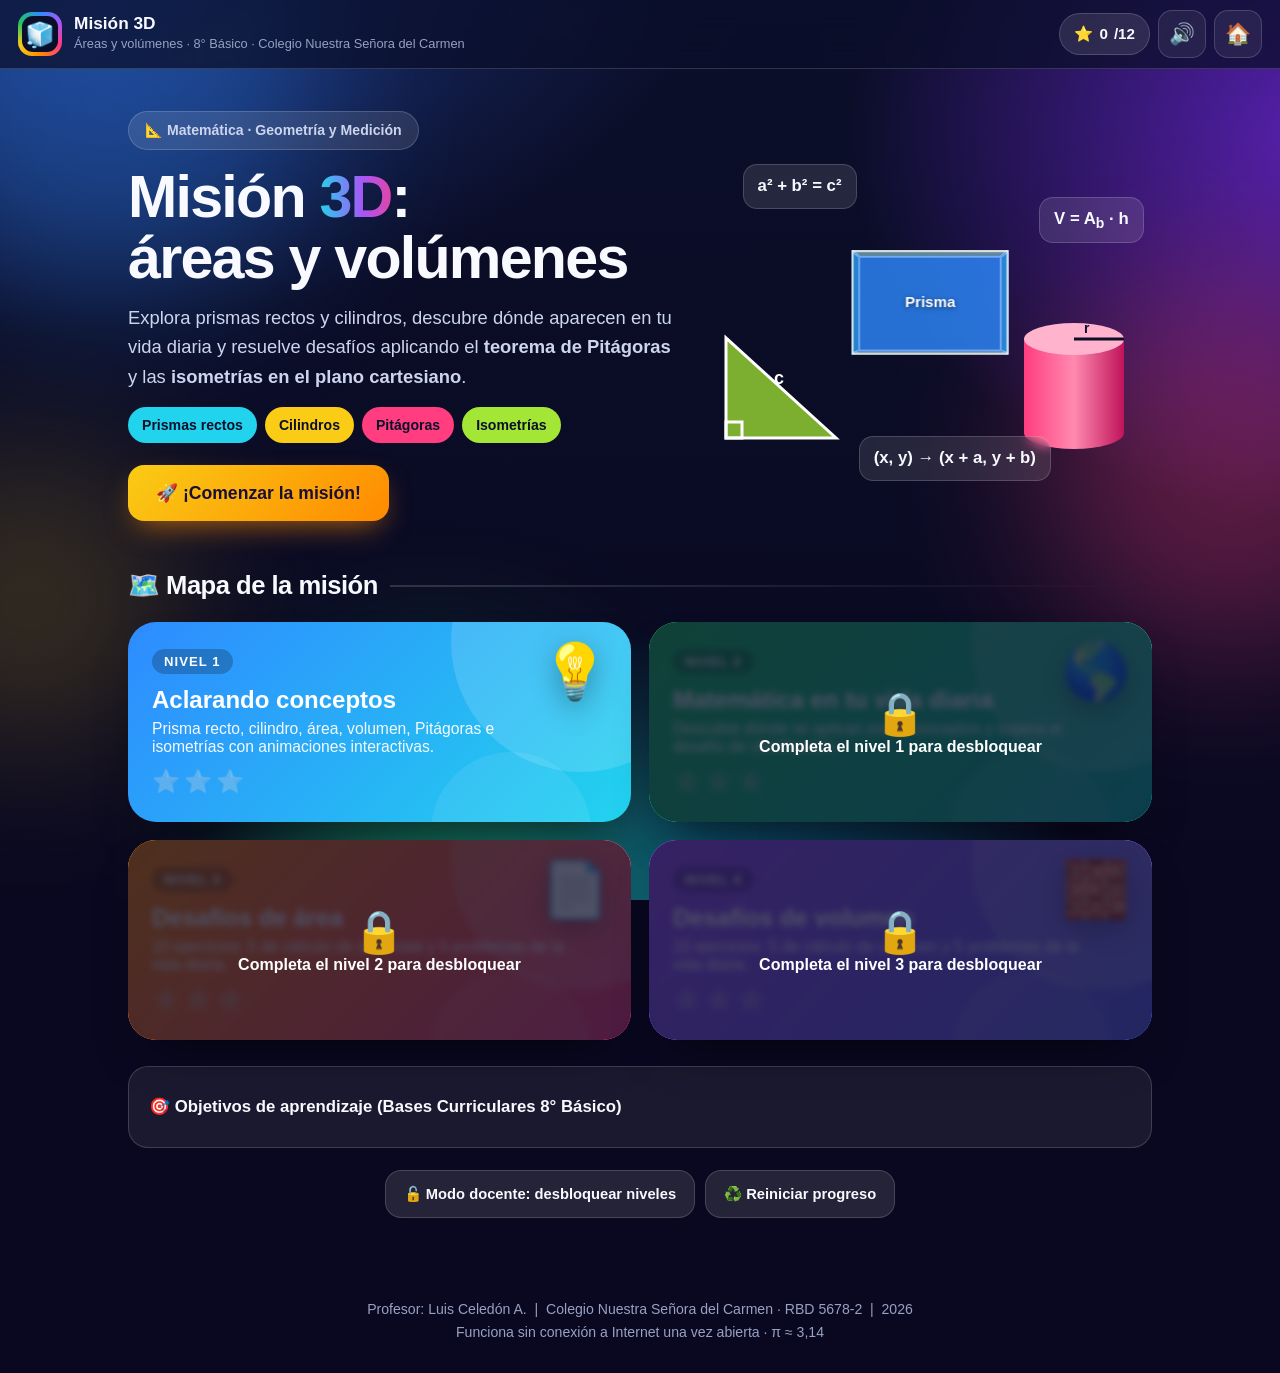
<file: juegos/medicion/areas-volumenes/index.html>
<!DOCTYPE html>
<html lang="es">
<head>
<meta charset="UTF-8">
<meta name="viewport" content="width=device-width, initial-scale=1.0, viewport-fit=cover">
<title>Misión 3D — Áreas y Volúmenes</title>
<meta name="description" content="Juego interactivo por niveles: área y volumen de prismas rectos y cilindros, teorema de Pitágoras e isometrías en el plano cartesiano. 8° Básico.">
<meta name="theme-color" content="#0B0F2A">
<link rel="manifest" href="manifest.json">
<meta name="mobile-web-app-capable" content="yes">
<meta name="apple-mobile-web-app-capable" content="yes">
<meta name="apple-mobile-web-app-status-bar-style" content="black-translucent">
<meta name="apple-mobile-web-app-title" content="Misión 3D">
<link rel="apple-touch-icon" href="icons/apple-touch-icon.png">
<link rel="icon" type="image/png" sizes="192x192" href="icons/icon-192.png">
<style>
  *,*::before,*::after{box-sizing:border-box;margin:0;padding:0}
  :root{
    --bg:#0B0F2A;
    --ink:#F8FAFF; --ink-2:#CDD5EE; --ink-3:#97A1C2;
    --glass:rgba(255,255,255,.07); --glass-2:rgba(255,255,255,.11); --line:rgba(255,255,255,.16);
    --blue:#2E8BFF; --cyan:#22D3EE; --green:#22C55E; --teal:#14B8A6;
    --orange:#FF8A00; --pink:#FF3D7F; --purple:#A855F7; --indigo:#6366F1;
    --yellow:#FACC15; --red:#F43F5E; --lime:#A3E635;
    --g1:linear-gradient(135deg,#2E8BFF,#22D3EE);
    --g2:linear-gradient(135deg,#22C55E,#14B8A6);
    --g3:linear-gradient(135deg,#FF8A00,#FF3D7F);
    --g4:linear-gradient(135deg,#A855F7,#6366F1);
    --font:-apple-system,BlinkMacSystemFont,'Segoe UI',Roboto,'Helvetica Neue',Arial,sans-serif;
    --ease:cubic-bezier(.16,1,.3,1);
    --r-xl:28px; --r-lg:20px; --r-md:14px;
    color-scheme:dark;
  }
  html{-webkit-text-size-adjust:100%; scroll-behavior:smooth}
  body{
    font-family:var(--font); font-size:18px; line-height:1.6; color:var(--ink);
    background:#0A0820;
    min-height:100vh; overflow-x:hidden;
    -webkit-font-smoothing:antialiased; -webkit-tap-highlight-color:transparent;
  }
  button{font-family:inherit; color:inherit}
  b,strong{font-weight:800}
  @media (prefers-reduced-motion: reduce){
    *{animation-duration:.01ms !important; animation-iteration-count:1 !important; transition-duration:.01ms !important}
  }

  /* ---------- Ambiente animado ---------- */
  .ambient{position:fixed; inset:0; pointer-events:none; z-index:0; overflow:hidden;
    background:radial-gradient(1100px 700px at 5% -10%, #1E3A8A 0%, transparent 60%), radial-gradient(900px 700px at 105% 15%, #5B21B6 0%, transparent 55%), radial-gradient(800px 600px at 50% 110%, #0E7490 0%, transparent 60%), linear-gradient(180deg,#0B0F2A,#0A0820)}
  .ambient span{position:absolute; border-radius:50%; filter:blur(80px); opacity:.33; animation:flotar 20s ease-in-out infinite}
  .ambient span:nth-child(1){width:420px;height:420px;background:var(--blue);top:-120px;left:-100px}
  .ambient span:nth-child(2){width:380px;height:380px;background:var(--pink);top:30%;right:-140px;animation-delay:-5s}
  .ambient span:nth-child(3){width:360px;height:360px;background:var(--green);bottom:-140px;left:20%;animation-delay:-10s}
  .ambient span:nth-child(4){width:300px;height:300px;background:var(--yellow);top:50%;left:-120px;animation-delay:-15s;opacity:.18}
  @keyframes flotar{0%,100%{transform:translate(0,0) scale(1)}33%{transform:translate(60px,40px) scale(1.1)}66%{transform:translate(-40px,60px) scale(.95)}}
  .shapes-bg{position:fixed; inset:0; pointer-events:none; z-index:0}
  .shapes-bg i{position:absolute; font-style:normal; font-weight:900; opacity:.09; font-size:2.4rem; animation:subir 26s linear infinite}
  @keyframes subir{from{transform:translateY(110vh) rotate(0)}to{transform:translateY(-20vh) rotate(360deg)}}

  /* ---------- Barra superior ---------- */
  .appbar{position:sticky; top:0; z-index:50; display:flex; align-items:center; gap:12px;
    padding:10px 18px; padding-top:max(10px, env(safe-area-inset-top));
    background:rgba(11,15,42,.72); backdrop-filter:blur(16px); -webkit-backdrop-filter:blur(16px);
    border-bottom:1px solid var(--line)}
  .appbar .logo{width:44px;height:44px;border-radius:14px;display:grid;place-items:center;font-size:1.5rem;
    background:conic-gradient(from 0deg,var(--blue),var(--purple),var(--pink),var(--orange),var(--yellow),var(--green),var(--blue));
    animation:girarLogo 8s linear infinite; flex:0 0 auto}
  .appbar .logo span{background:#0B0F2A;width:36px;height:36px;border-radius:11px;display:grid;place-items:center; animation:girarLogo 8s linear infinite reverse}
  @keyframes girarLogo{to{transform:rotate(360deg)}}
  .appbar .tit{flex:1; min-width:0}
  .appbar .tit b{display:block; font-size:1.08rem; line-height:1.2}
  .appbar .tit small{display:block; color:var(--ink-3); font-size:.8rem; white-space:nowrap; overflow:hidden; text-overflow:ellipsis}
  .hud{display:flex; gap:8px; align-items:center}
  .chip{display:inline-flex; align-items:center; gap:6px; padding:8px 14px; border-radius:999px; background:var(--glass-2); border:1px solid var(--line); font-weight:800; font-size:.95rem; white-space:nowrap}
  .icon-btn{width:48px;height:48px;border-radius:14px;border:1px solid var(--line);background:var(--glass);font-size:1.3rem;cursor:pointer;display:grid;place-items:center;transition:.2s var(--ease)}
  .icon-btn:active{transform:scale(.92)}

  main{position:relative; z-index:1; max-width:1060px; margin:0 auto; padding:24px 18px 70px}
  .screen{display:none}
  .screen.active{display:block; animation:entrar .55s var(--ease)}
  @keyframes entrar{from{opacity:0; transform:translateY(18px) scale(.985)}to{opacity:1; transform:none}}

  /* ---------- Portada ---------- */
  .hero{display:grid; grid-template-columns:1.25fr 1fr; gap:24px; align-items:center; padding:18px 0 10px}
  .hero .kicker{display:inline-flex; gap:8px; align-items:center; padding:7px 16px; border-radius:999px; background:var(--glass-2); border:1px solid var(--line); font-weight:700; font-size:.88rem; color:var(--ink-2)}
  .hero h1{font-size:clamp(2.3rem,5.4vw,3.7rem); line-height:1.04; letter-spacing:-.03em; margin:16px 0 14px; font-weight:900}
  .grad-text{background:linear-gradient(90deg,#22D3EE,#A855F7,#FF3D7F,#FF8A00,#FACC15,#22D3EE); background-size:300% 100%;
    -webkit-background-clip:text; background-clip:text; color:transparent; animation:brillo 8s linear infinite}
  @keyframes brillo{to{background-position:300% 0}}
  .hero p.lead{font-size:1.15rem; color:var(--ink-2); max-width:560px}
  .temas{display:flex; flex-wrap:wrap; gap:8px; margin-top:16px}
  .temas span{padding:7px 14px; border-radius:999px; font-weight:800; font-size:.88rem; color:#0B0F2A}
  .hero-cta{display:flex; flex-wrap:wrap; gap:12px; margin-top:22px}

  .btn{display:inline-flex; align-items:center; justify-content:center; gap:10px; min-height:56px; padding:14px 28px; border-radius:16px; border:none; cursor:pointer;
    font-size:1.1rem; font-weight:800; transition:transform .2s var(--ease), box-shadow .2s, opacity .2s; touch-action:manipulation}
  .btn:active{transform:scale(.95)}
  .btn-main{background:linear-gradient(135deg,#FACC15,#FF8A00); color:#1A1033; box-shadow:0 12px 30px -10px rgba(255,138,0,.7)}
  .btn-ghost{background:var(--glass-2); border:1px solid var(--line); color:var(--ink)}
  .btn-ok{background:linear-gradient(135deg,#22C55E,#14B8A6); color:#04261A; box-shadow:0 12px 30px -10px rgba(34,197,94,.6)}
  .btn[disabled]{opacity:.45; pointer-events:none}
  .pulse{animation:latir 1.8s ease-in-out infinite}
  @keyframes latir{0%,100%{box-shadow:0 0 0 0 rgba(250,204,21,.55)}50%{box-shadow:0 0 0 14px rgba(250,204,21,0)}}

  /* Escena 3D portada */
  .hero-art{position:relative; height:330px; perspective:900px}
  .cubo3d{position:absolute; left:50%; top:46%; width:150px; height:100px; transform-style:preserve-3d; animation:rot3d 14s linear infinite; margin:-50px 0 0 -75px}
  .cubo3d div{position:absolute; border:2px solid rgba(255,255,255,.75); display:grid; place-items:center; font-weight:900; font-size:.9rem; color:#fff; text-shadow:0 1px 4px rgba(0,0,0,.5)}
  .cubo3d .f1,.cubo3d .f2{width:150px;height:100px}
  .cubo3d .f3,.cubo3d .f4{width:80px;height:100px; left:35px}
  .cubo3d .f5,.cubo3d .f6{width:150px;height:80px; top:10px}
  .cubo3d .f1{transform:translateZ(40px); background:rgba(46,139,255,.55)}
  .cubo3d .f2{transform:rotateY(180deg) translateZ(40px); background:rgba(46,139,255,.55)}
  .cubo3d .f3{transform:rotateY(90deg) translateZ(75px); background:rgba(34,211,238,.55)}
  .cubo3d .f4{transform:rotateY(-90deg) translateZ(75px); background:rgba(34,211,238,.55)}
  .cubo3d .f5{transform:rotateX(90deg) translateZ(50px); background:rgba(250,204,21,.6)}
  .cubo3d .f6{transform:rotateX(-90deg) translateZ(50px); background:rgba(250,204,21,.6)}
  @keyframes rot3d{from{transform:rotateX(-22deg) rotateY(0)}to{transform:rotateX(-22deg) rotateY(360deg)}}
  .hero-art .cil{position:absolute; right:4%; bottom:6%; width:120px; animation:bob 4s ease-in-out infinite}
  .hero-art .tri{position:absolute; left:2%; bottom:10%; width:130px; animation:bob 5s ease-in-out infinite -2s}
  .hero-art .formula{position:absolute; padding:8px 14px; border-radius:14px; font-weight:900; font-size:1.05rem; background:var(--glass-2); border:1px solid var(--line); backdrop-filter:blur(6px); animation:bob 6s ease-in-out infinite}
  @keyframes bob{0%,100%{transform:translateY(0)}50%{transform:translateY(-16px)}}

  /* Mapa de niveles */
  .sec-title{display:flex; align-items:center; gap:12px; margin:34px 0 16px}
  .sec-title h2{font-size:1.6rem; letter-spacing:-.02em}
  .sec-title .line{flex:1; height:2px; background:linear-gradient(90deg,var(--line),transparent)}
  .mapa{display:grid; grid-template-columns:repeat(2,1fr); gap:18px}
  .nivel-card{position:relative; text-align:left; border:none; cursor:pointer; border-radius:var(--r-xl); padding:24px; min-height:200px; overflow:hidden;
    background:var(--grad); color:#fff; box-shadow:0 24px 50px -24px rgba(0,0,0,.7); transition:transform .3s var(--ease);
    opacity:0; transform:translateY(30px) scale(.96); animation:popIn .7s var(--ease) forwards}
  .nivel-card:nth-child(2){animation-delay:.1s}.nivel-card:nth-child(3){animation-delay:.2s}.nivel-card:nth-child(4){animation-delay:.3s}
  @keyframes popIn{to{opacity:1; transform:none}}
  .nivel-card:active{transform:scale(.97)}
  .nivel-card::before{content:""; position:absolute; width:260px; height:260px; border-radius:50%; background:rgba(255,255,255,.14); right:-80px; top:-110px}
  .nivel-card::after{content:""; position:absolute; width:160px; height:160px; border-radius:50%; background:rgba(255,255,255,.08); right:40px; bottom:-90px}
  .nivel-card .num{display:inline-block; font-weight:900; font-size:.82rem; letter-spacing:.08em; text-transform:uppercase; background:rgba(0,0,0,.22); padding:5px 12px; border-radius:999px}
  .nivel-card .ico{position:absolute; right:22px; top:18px; font-size:3.4rem; filter:drop-shadow(0 8px 14px rgba(0,0,0,.3)); animation:bob 5s ease-in-out infinite}
  .nivel-card h3{font-size:1.5rem; margin:12px 0 6px; position:relative; z-index:1; max-width:78%}
  .nivel-card p{font-size:.98rem; opacity:.95; position:relative; z-index:1; max-width:92%}
  .nivel-card .estrellas{margin-top:12px; font-size:1.4rem; letter-spacing:4px; position:relative; z-index:1}
  .nivel-card .estrellas .off{opacity:.3; filter:grayscale(1)}
  .nivel-card .lock{position:absolute; inset:0; background:rgba(11,15,42,.72); backdrop-filter:blur(3px); display:none; place-items:center; text-align:center; z-index:3; font-weight:800; font-size:1rem}
  .nivel-card .lock big{display:block; font-size:2.6rem}
  .nivel-card.locked .lock{display:grid}

  .oa-box{margin-top:26px; border-radius:var(--r-lg); background:var(--glass); border:1px solid var(--line); padding:18px 20px}
  .oa-box summary{cursor:pointer; font-weight:800; font-size:1.05rem; list-style:none; min-height:44px; display:flex; align-items:center}
  .oa-box summary::-webkit-details-marker{display:none}
  .oa-box ul{margin:8px 0 0 22px; color:var(--ink-2); font-size:.98rem}
  .oa-box li{margin:6px 0}
  .doc-row{display:flex; flex-wrap:wrap; gap:10px; justify-content:center; margin-top:22px}
  .doc-row .btn{min-height:48px; font-size:.92rem; padding:10px 18px}

  /* ---------- Encabezado de nivel ---------- */
  .nivel-head{position:relative; border-radius:var(--r-xl); padding:22px 24px; background:var(--grad); overflow:hidden; margin-bottom:18px; box-shadow:0 24px 50px -26px rgba(0,0,0,.8)}
  .nivel-head::after{content:""; position:absolute; right:-60px; top:-80px; width:240px; height:240px; border-radius:50%; background:rgba(255,255,255,.14)}
  .nivel-head .top{display:flex; align-items:center; gap:14px; position:relative; z-index:1}
  .nivel-head .big-ico{font-size:2.8rem}
  .nivel-head small{font-weight:900; letter-spacing:.08em; text-transform:uppercase; font-size:.8rem; opacity:.9}
  .nivel-head h2{font-size:1.65rem; line-height:1.15}
  .nivel-head p{margin-top:8px; position:relative; z-index:1; font-size:1rem; opacity:.95}
  .back-btn{position:relative; z-index:1; margin-left:auto}

  .card{background:rgba(255,255,255,.06); border:1px solid var(--line); border-radius:var(--r-xl); padding:26px; margin-bottom:18px; backdrop-filter:blur(10px); -webkit-backdrop-filter:blur(10px)}
  .card h3{font-size:1.45rem; margin-bottom:10px; letter-spacing:-.01em}
  .card h4{font-size:1.15rem; margin:16px 0 6px}
  .card p{color:var(--ink-2); font-size:1.06rem}
  .card p + p{margin-top:10px}
  .card ul.lista{margin:10px 0 0 24px; color:var(--ink-2)}
  .card ul.lista li{margin:6px 0}
  .tag{display:inline-block; padding:5px 12px; border-radius:999px; font-size:.8rem; font-weight:900; letter-spacing:.06em; text-transform:uppercase; color:#0B0F2A; margin-bottom:10px}
  .def{margin-top:14px; border-radius:16px; padding:16px 18px; background:rgba(34,211,238,.10); border-left:6px solid var(--cyan)}
  .def.amarillo{background:rgba(250,204,21,.10); border-color:var(--yellow)}
  .def.rosa{background:rgba(255,61,127,.10); border-color:var(--pink)}
  .def.verde{background:rgba(34,197,94,.10); border-color:var(--green)}
  .def.morado{background:rgba(168,85,247,.12); border-color:var(--purple)}
  .def b{color:#fff}
  .fx{display:inline-block; font-weight:900; font-size:1.12em; padding:2px 10px; border-radius:10px; background:rgba(255,255,255,.1); color:#FFF6C9; white-space:nowrap; font-variant-numeric:tabular-nums}
  .formulas{display:grid; grid-template-columns:repeat(auto-fit,minmax(230px,1fr)); gap:14px; margin-top:14px}
  .formula-card{border-radius:18px; padding:16px; background:var(--glass); border:1px solid var(--line); text-align:center}
  .formula-card .t{font-size:.85rem; font-weight:900; letter-spacing:.06em; text-transform:uppercase; color:var(--ink-3)}
  .formula-card .f{font-size:1.4rem; font-weight:900; margin:6px 0; color:#fff}
  .formula-card .d{font-size:.92rem; color:var(--ink-2)}
  .dos-col{display:grid; grid-template-columns:1.1fr 1fr; gap:22px; align-items:center}
  .fig-wrap{display:flex; justify-content:center; align-items:center}
  svg.fig{width:100%; max-width:470px; height:auto; overflow:visible}
  svg text{font-family:var(--font)}

  /* Slides de conceptos */
  .slides-nav{display:flex; align-items:center; justify-content:space-between; gap:12px; margin-top:6px}
  .dots{display:flex; gap:8px; flex-wrap:wrap; justify-content:center}
  .dots button{width:40px; height:40px; border-radius:12px; border:1px solid var(--line); background:var(--glass); font-weight:900; cursor:pointer; font-size:.95rem; transition:.25s var(--ease)}
  .dots button.on{background:var(--yellow); color:#0B0F2A; transform:scale(1.1)}
  .dots button.visto:not(.on){background:rgba(34,197,94,.3)}
  .slide{display:none}
  .slide.on{display:block; animation:slideIn .55s var(--ease)}
  @keyframes slideIn{from{opacity:0; transform:translateX(40px)}to{opacity:1; transform:none}}

  .prism-tipos{display:grid; grid-template-columns:repeat(4,1fr); gap:10px; margin-top:12px}
  .prism-tipos div{text-align:center; border-radius:16px; padding:8px; background:var(--glass); border:1px solid var(--line); font-weight:800; font-size:.88rem}
  .prism-tipos svg{width:100%; height:auto}

  /* Red 3D (CSS) */
  .net-stage{height:330px; perspective:1100px; display:grid; place-items:center; overflow:hidden; border-radius:22px; background:radial-gradient(circle at 50% 40%, rgba(255,255,255,.08), transparent 70%)}
  .net-spin{transform-style:preserve-3d; animation:netSpin 18s linear infinite}
  .net-scene{transform-style:preserve-3d; transform:translateZ(-40px)}
  @keyframes netSpin{from{transform:rotateX(56deg) rotateZ(0deg)}to{transform:rotateX(56deg) rotateZ(360deg)}}
  .nf{position:absolute; transform-style:preserve-3d; transition:transform 1.1s var(--ease); display:grid; place-items:center;
    font-weight:900; font-size:.8rem; color:#fff; border:2px solid rgba(255,255,255,.85); text-shadow:0 1px 3px rgba(0,0,0,.6)}
  .nf.base{position:relative; width:150px; height:96px; background:rgba(250,204,21,.65)}
  .nf.front{left:-2px; top:94px; width:150px; height:80px; transform-origin:50% 0; background:rgba(46,139,255,.62)}
  .nf.back{left:-2px; top:-82px; width:150px; height:80px; transform-origin:50% 100%; background:rgba(46,139,255,.62)}
  .nf.top{left:-2px; top:-98px; width:150px; height:96px; transform-origin:50% 100%; background:rgba(250,204,21,.65)}
  .nf.left{left:-82px; top:-2px; width:80px; height:96px; transform-origin:100% 50%; background:rgba(34,211,238,.62)}
  .nf.right{left:148px; top:-2px; width:80px; height:96px; transform-origin:0 50%; background:rgba(34,211,238,.62)}
  .armado .nf.front{transform:rotateX(90deg)}
  .armado .nf.back{transform:rotateX(-90deg); transition-delay:.15s}
  .armado .nf.top{transform:rotateX(-90deg); transition-delay:.75s}
  .armado .nf.left{transform:rotateY(90deg); transition-delay:.3s}
  .armado .nf.right{transform:rotateY(-90deg); transition-delay:.45s}

  /* Controles interactivos */
  .ctrl{display:flex; flex-wrap:wrap; gap:10px; justify-content:center; margin-top:14px}
  .ctrl .btn{min-height:50px; padding:10px 18px; font-size:.98rem}
  .slider-row{display:flex; align-items:center; gap:14px; margin:10px 0; font-weight:800}
  .slider-row label{min-width:110px}
  .slider-row output{min-width:44px; text-align:center; font-size:1.2rem; color:var(--yellow)}
  input[type=range]{flex:1; -webkit-appearance:none; appearance:none; height:12px; border-radius:999px; background:linear-gradient(90deg,var(--cyan),var(--purple)); outline:none}
  input[type=range]::-webkit-slider-thumb{-webkit-appearance:none; width:34px; height:34px; border-radius:50%; background:#fff; border:5px solid var(--purple); box-shadow:0 4px 12px rgba(0,0,0,.4); cursor:pointer}
  input[type=range]::-moz-range-thumb{width:28px; height:28px; border-radius:50%; background:#fff; border:5px solid var(--purple); cursor:pointer}
  .calc-box{margin-top:12px; padding:14px 16px; border-radius:16px; background:rgba(0,0,0,.25); font-weight:800; font-size:1.08rem; text-align:center; line-height:1.9}
  .stepper{display:inline-flex; align-items:center; gap:6px; background:var(--glass); border:1px solid var(--line); border-radius:14px; padding:4px}
  .stepper button{width:44px; height:44px; border-radius:10px; border:none; background:var(--glass-2); font-size:1.3rem; font-weight:900; cursor:pointer}
  .stepper span{min-width:34px; text-align:center; font-weight:900; font-size:1.15rem}
  .iso-tabla{width:100%; border-collapse:collapse; margin-top:10px; font-size:1rem; font-variant-numeric:tabular-nums}
  .iso-tabla th,.iso-tabla td{padding:8px 6px; border-bottom:1px solid var(--line); text-align:center}
  .iso-tabla th{color:var(--ink-3); font-size:.82rem; text-transform:uppercase; letter-spacing:.05em}
  .regla{margin-top:10px; padding:12px 14px; border-radius:14px; background:rgba(255,138,0,.13); border-left:5px solid var(--orange); font-weight:800; min-height:52px}

  /* V/F */
  .vf-item{border-radius:18px; padding:16px 18px; margin-bottom:12px; background:var(--glass); border:2px solid var(--line); transition:.3s}
  .vf-item .en{font-weight:700; font-size:1.08rem; margin-bottom:12px}
  .vf-btns{display:flex; gap:12px}
  .vf-btns button{flex:1; min-height:52px; border-radius:14px; border:2px solid var(--line); background:var(--glass-2); font-weight:900; font-size:1.05rem; cursor:pointer; transition:.2s}
  .vf-btns button.sel-ok{background:rgba(34,197,94,.28); border-color:var(--green)}
  .vf-btns button.sel-bad{background:rgba(244,63,94,.28); border-color:var(--red)}
  .vf-item.ok{border-color:var(--green)} .vf-item.bad{border-color:var(--red)}
  .vf-fb{display:none; margin-top:10px; font-size:.98rem; color:var(--ink-2)}
  .vf-item.ok .vf-fb,.vf-item.bad .vf-fb{display:block; animation:entrar .4s var(--ease)}

  /* Vida diaria: tarjetas giratorias */
  .flip-grid{display:grid; grid-template-columns:repeat(4,1fr); gap:14px}
  .flip{perspective:900px; height:250px; cursor:pointer; border:none; background:none; padding:0; text-align:left}
  .flip .in{position:relative; width:100%; height:100%; transition:transform .8s var(--ease); transform-style:preserve-3d}
  .flip.girada .in{transform:rotateY(180deg)}
  .flip .cara{position:absolute; inset:0; border-radius:22px; padding:16px; backface-visibility:hidden; -webkit-backface-visibility:hidden; display:flex; flex-direction:column; overflow:hidden}
  .flip .frente{background:var(--grad); align-items:center; justify-content:center; text-align:center; gap:6px; color:#fff}
  .flip .frente .e{font-size:3.6rem; animation:bob 4s ease-in-out infinite}
  .flip .frente b{font-size:1.1rem; line-height:1.25}
  .flip .frente small{font-size:.8rem; font-weight:800; opacity:.85; background:rgba(0,0,0,.2); padding:3px 10px; border-radius:999px}
  .flip .dorso{background:#161A3A; border:2px solid var(--line); transform:rotateY(180deg); font-size:.92rem; color:var(--ink-2); gap:6px}
  .flip .dorso b{color:#fff; font-size:.98rem}
  .flip .dorso .fx{font-size:.98rem; white-space:normal}
  .flip .visto-mark{position:absolute; top:10px; right:12px; font-size:1.2rem; display:none}
  .flip.vista .visto-mark{display:block}

  /* Clasificador */
  .clasif-card{text-align:center; border-radius:24px; padding:26px 20px; background:linear-gradient(135deg,rgba(255,255,255,.12),rgba(255,255,255,.04)); border:2px solid var(--line); font-size:1.25rem; font-weight:800; min-height:130px; display:grid; place-items:center}
  .clasif-card .e{font-size:2.6rem; display:block}
  .cat-btns{display:grid; grid-template-columns:repeat(4,1fr); gap:12px; margin-top:16px}
  .cat-btns button{min-height:76px; border-radius:18px; border:none; cursor:pointer; font-weight:900; font-size:1.05rem; color:#0B0F2A; transition:transform .2s var(--ease)}
  .cat-btns button:active{transform:scale(.94)}

  /* ---------- Ejercicios ---------- */
  .ej-top{display:flex; flex-wrap:wrap; gap:10px; align-items:center; margin-bottom:12px}
  .ej-top .grow{flex:1}
  .barra{height:14px; border-radius:999px; background:rgba(255,255,255,.1); overflow:hidden; margin-bottom:18px}
  .barra div{height:100%; border-radius:999px; background:linear-gradient(90deg,var(--yellow),var(--orange),var(--pink)); transition:width .7s var(--ease); position:relative}
  .barra div::after{content:""; position:absolute; inset:0; background:linear-gradient(90deg,transparent,rgba(255,255,255,.5),transparent); animation:shine 2s linear infinite}
  @keyframes shine{from{transform:translateX(-100%)}to{transform:translateX(100%)}}
  .tipo-chip{padding:8px 14px; border-radius:999px; font-weight:900; font-size:.88rem; color:#0B0F2A}
  .ej-card{animation:entrar .5s var(--ease)}
  .ej-num{font-weight:900; font-size:.85rem; letter-spacing:.08em; text-transform:uppercase; color:var(--yellow)}
  .ej-card h3{font-size:1.5rem; margin:4px 0 10px}
  .enunciado{font-size:1.2rem; line-height:1.65; color:#EEF2FF}
  .ej-grid{display:grid; grid-template-columns:1fr 1fr; gap:22px; align-items:center; margin-top:10px}
  .fig-panel{border-radius:22px; background:radial-gradient(circle at 50% 40%,rgba(255,255,255,.09),rgba(255,255,255,.02)); border:1px solid var(--line); padding:10px; position:relative}
  .fig-panel .replay{position:absolute; right:10px; bottom:10px; width:44px; height:44px; border-radius:12px; border:1px solid var(--line); background:var(--glass-2); font-size:1.15rem; cursor:pointer}
  .opciones{display:grid; grid-template-columns:1fr 1fr; gap:12px; margin-top:18px}
  .op{position:relative; display:flex; align-items:center; gap:12px; min-height:72px; padding:12px 16px; border-radius:18px; border:2px solid var(--line); background:var(--glass-2); cursor:pointer; font-size:1.2rem; font-weight:800; text-align:left; transition:transform .2s var(--ease), border-color .2s, background .2s; font-variant-numeric:tabular-nums}
  .op:active{transform:scale(.96)}
  .op .l{flex:0 0 auto; width:40px; height:40px; border-radius:12px; display:grid; place-items:center; font-weight:900; color:#0B0F2A}
  .op:nth-child(1) .l{background:var(--cyan)} .op:nth-child(2) .l{background:var(--yellow)} .op:nth-child(3) .l{background:var(--pink)} .op:nth-child(4) .l{background:var(--lime)}
  .op.ok{border-color:var(--green); background:rgba(34,197,94,.25); animation:okPop .6s var(--ease)}
  .op.bad{border-color:var(--red); background:rgba(244,63,94,.22); animation:shake .5s}
  .op.dim{opacity:.45}
  .op[disabled]{cursor:default}
  @keyframes okPop{0%{transform:scale(1)}40%{transform:scale(1.06)}100%{transform:scale(1)}}
  @keyframes shake{0%,100%{transform:translateX(0)}20%{transform:translateX(-10px)}40%{transform:translateX(10px)}60%{transform:translateX(-6px)}80%{transform:translateX(6px)}}
  .pista-row{display:flex; gap:10px; flex-wrap:wrap; margin-top:14px}
  .pista{display:none; margin-top:12px; padding:14px 16px; border-radius:16px; background:rgba(250,204,21,.12); border-left:6px solid var(--yellow); font-size:1.05rem; animation:entrar .4s var(--ease)}
  .pista.on{display:block}
  .feedback{display:none; margin-top:18px; border-radius:22px; padding:20px; animation:entrar .5s var(--ease)}
  .feedback.on{display:block}
  .feedback.ok{background:rgba(34,197,94,.14); border:2px solid rgba(34,197,94,.6)}
  .feedback.bad{background:rgba(244,63,94,.12); border:2px solid rgba(244,63,94,.55)}
  .feedback .fb-tit{font-size:1.35rem; font-weight:900; display:flex; align-items:center; gap:10px}
  .feedback .fb-tit .em{font-size:2rem; animation:okPop .8s var(--ease)}
  .pasos{margin-top:12px; counter-reset:paso; list-style:none}
  .pasos li{position:relative; padding:10px 12px 10px 52px; margin:8px 0; border-radius:14px; background:rgba(0,0,0,.22); font-size:1.06rem; opacity:0; animation:pasoIn .5s var(--ease) forwards}
  .pasos li::before{counter-increment:paso; content:counter(paso); position:absolute; left:12px; top:10px; width:30px; height:30px; border-radius:10px; background:var(--purple); display:grid; place-items:center; font-weight:900; font-size:.95rem}
  @keyframes pasoIn{from{opacity:0; transform:translateX(-14px)}to{opacity:1; transform:none}}
  .sig-row{display:flex; justify-content:flex-end; margin-top:16px}
  .float-pts{position:fixed; z-index:200; font-weight:900; font-size:2rem; color:var(--yellow); pointer-events:none; text-shadow:0 4px 18px rgba(0,0,0,.5); animation:floatUp 1.2s var(--ease) forwards}
  @keyframes floatUp{from{opacity:1; transform:translate(-50%,0) scale(.6)}30%{transform:translate(-50%,-30px) scale(1.25)}to{opacity:0; transform:translate(-50%,-110px) scale(1)}}

  /* Transición de parte */
  .interludio{position:fixed; inset:0; z-index:150; display:none; place-items:center; background:rgba(8,10,30,.86); backdrop-filter:blur(8px); text-align:center; padding:24px}
  .interludio.on{display:grid; animation:entrar .4s var(--ease)}
  .interludio .box{max-width:560px}
  .interludio .e{font-size:5rem; animation:girarLogo 3s var(--ease) infinite}
  .interludio h2{font-size:2.1rem; margin:8px 0}
  .interludio p{color:var(--ink-2); font-size:1.12rem; margin-bottom:20px}

  /* Resultado */
  .modal{position:fixed; inset:0; z-index:160; display:none; place-items:center; background:rgba(8,10,30,.82); backdrop-filter:blur(8px); padding:18px; overflow:auto}
  .modal.on{display:grid}
  .modal .box{width:100%; max-width:600px; border-radius:30px; padding:28px; background:linear-gradient(160deg,#1C2156,#140F33); border:1px solid var(--line); text-align:center; animation:modalIn .6s var(--ease); box-shadow:0 40px 80px -30px rgba(0,0,0,.8)}
  @keyframes modalIn{from{opacity:0; transform:scale(.8) translateY(30px)}to{opacity:1; transform:none}}
  .res-stars{font-size:3.6rem; letter-spacing:8px; margin:6px 0}
  .res-stars span{display:inline-block; opacity:0; transform:scale(0) rotate(-180deg); animation:starIn .7s var(--ease) forwards}
  .res-stars span.off{filter:grayscale(1); opacity:.25 !important}
  @keyframes starIn{to{opacity:1; transform:none}}
  .res-score{font-size:3.4rem; font-weight:900; line-height:1; background:linear-gradient(90deg,var(--yellow),var(--orange)); -webkit-background-clip:text; background-clip:text; color:transparent}
  .res-msg{font-size:1.3rem; font-weight:800; margin:10px 0}
  .res-det{color:var(--ink-2); font-size:1rem}
  .res-err{margin-top:14px; text-align:left; border-radius:16px; padding:14px 16px; background:rgba(244,63,94,.1); border-left:5px solid var(--red); font-size:.98rem}
  .res-err ul{margin:6px 0 0 20px}
  .res-btns{display:flex; flex-wrap:wrap; gap:10px; justify-content:center; margin-top:20px}
  canvas#confeti{position:fixed; inset:0; width:100%; height:100%; pointer-events:none; z-index:170}

  footer{position:relative; z-index:1; text-align:center; color:var(--ink-3); font-size:.88rem; padding:10px 16px 30px}

  /* ---------- Responsivo (tablet vertical y teléfono) ---------- */
  @media (max-width:900px){
    .flip-grid{grid-template-columns:repeat(2,1fr)}
    .dos-col,.ej-grid{grid-template-columns:1fr}
  }
  @media (max-width:760px){
    .hero{grid-template-columns:1fr}
    .hero-art{height:260px}
    .mapa{grid-template-columns:1fr}
    .cat-btns{grid-template-columns:repeat(2,1fr)}
    .prism-tipos{grid-template-columns:repeat(2,1fr)}
  }
  @media (max-width:520px){
    body{font-size:17px}
    main{padding:16px 14px 60px}
    .card{padding:18px}
    .opciones{grid-template-columns:1fr}
    .appbar .tit small{display:none}
    .chip{padding:7px 10px; font-size:.86rem}
    .flip{height:270px}
    .flip-grid{grid-template-columns:1fr}
    .net-stage{height:290px}
  }
</style>
</head>
<body>
<div class="ambient"><span></span><span></span><span></span><span></span></div>
<div class="shapes-bg" id="shapesBg"></div>

<header class="appbar">
  <div class="logo"><span>🧊</span></div>
  <div class="tit">
    <b>Misión 3D</b>
    <small>Áreas y volúmenes · 8° Básico · Colegio Nuestra Señora del Carmen</small>
  </div>
  <div class="hud">
    <span class="chip" title="Estrellas obtenidas">⭐ <span id="hudStars">0</span>/12</span>
    <button class="icon-btn" id="btnSonido" aria-label="Activar o desactivar sonido">🔊</button>
    <button class="icon-btn" id="btnHome" aria-label="Ir al inicio">🏠</button>
  </div>
</header>

<main>
  <!-- ================= PORTADA ================= -->
  <section class="screen active" id="scr-home">
    <div class="hero">
      <div>
        <span class="kicker">📐 Matemática · Geometría y Medición</span>
        <h1>Misión <span class="grad-text">3D</span>:<br>áreas y volúmenes</h1>
        <p class="lead">Explora prismas rectos y cilindros, descubre dónde aparecen en tu vida diaria y resuelve desafíos aplicando el <b>teorema de Pitágoras</b> y las <b>isometrías en el plano cartesiano</b>.</p>
        <div class="temas">
          <span style="background:var(--cyan)">Prismas rectos</span>
          <span style="background:var(--yellow)">Cilindros</span>
          <span style="background:var(--pink)">Pitágoras</span>
          <span style="background:var(--lime)">Isometrías</span>
        </div>
        <div class="hero-cta">
          <button class="btn btn-main pulse" onclick="abrirNivel(0)">🚀 ¡Comenzar la misión!</button>
        </div>
      </div>
      <div class="hero-art" aria-hidden="true">
        <div class="cubo3d"><div class="f1">Prisma</div><div class="f2"></div><div class="f3"></div><div class="f4"></div><div class="f5"></div><div class="f6"></div></div>
        <svg class="cil" viewBox="0 0 120 150"><defs><linearGradient id="hc" x1="0" x2="1"><stop offset="0" stop-color="#FF3D7F"/><stop offset=".5" stop-color="#FF8AB0"/><stop offset="1" stop-color="#C0135A"/></linearGradient></defs><path d="M10 28 V122 A50 16 0 0 0 110 122 V28" fill="url(#hc)"/><ellipse cx="60" cy="28" rx="50" ry="16" fill="#FFB3CC"/><line x1="60" y1="28" x2="110" y2="28" stroke="#0B0F2A" stroke-width="3"/><text x="70" y="22" font-size="14" font-weight="900" fill="#0B0F2A">r</text></svg>
        <svg class="tri" viewBox="0 0 130 120"><polygon points="10,110 120,110 10,10" fill="rgba(163,230,53,.75)" stroke="#fff" stroke-width="3"/><rect x="10" y="94" width="16" height="16" fill="none" stroke="#fff" stroke-width="3"/><text x="58" y="56" font-size="18" font-weight="900" fill="#fff">c</text></svg>
        <div class="formula" style="left:8%; top:4%">a² + b² = c²</div>
        <div class="formula" style="right:2%; top:14%; animation-delay:-2s">V = A<sub>b</sub> · h</div>
        <div class="formula" style="left:34%; bottom:0; animation-delay:-4s">(x, y) → (x + a, y + b)</div>
      </div>
    </div>

    <div class="sec-title"><h2>🗺️ Mapa de la misión</h2><span class="line"></span></div>
    <div class="mapa" id="mapa"></div>

    <details class="oa-box">
      <summary>🎯 Objetivos de aprendizaje (Bases Curriculares 8° Básico)</summary>
      <ul>
        <li><b>OA 11:</b> Desarrollar las fórmulas para encontrar el área de superficies y el volumen de prismas rectos con diferentes bases y cilindros, estimando de manera intuitiva área y volumen, y aplicándolas en la resolución de problemas de la vida diaria.</li>
        <li><b>OA 12:</b> Explicar, de manera concreta, pictórica y simbólica, la validez del teorema de Pitágoras y aplicarlo a la resolución de problemas geométricos y de la vida cotidiana.</li>
        <li><b>OA 13:</b> Describir la posición y el movimiento (traslaciones, rotaciones y reflexiones) de figuras 2D, utilizando vectores para la traslación, los ejes del plano cartesiano como ejes de reflexión y los puntos del plano para las rotaciones.</li>
      </ul>
    </details>
    <div class="doc-row">
      <button class="btn btn-ghost" id="btnDocente">🔓 Modo docente: desbloquear niveles</button>
      <button class="btn btn-ghost" id="btnReset">♻️ Reiniciar progreso</button>
    </div>
  </section>

  <!-- ================= NIVEL 1: CONCEPTOS ================= -->
  <section class="screen" id="scr-n1">
    <div class="nivel-head" style="--grad:var(--g1)">
      <div class="top"><span class="big-ico">💡</span><div><small>Nivel 1</small><h2>Aclarando conceptos</h2></div>
        <button class="btn btn-ghost back-btn" onclick="irInicio()">← Mapa</button></div>
      <p>Recorre las 7 estaciones. Interactúa con cada animación y, al final, comprueba lo que aprendiste.</p>
    </div>
    <div class="dots" id="dots1" style="margin-bottom:16px"></div>

    <!-- 1. Prisma recto -->
    <div class="slide on" data-s="0">
      <div class="card">
        <span class="tag" style="background:var(--cyan)">Estación 1 · Cuerpo geométrico</span>
        <h3>🧊 El prisma recto</h3>
        <div class="dos-col">
          <div>
            <p>Un <b>prisma recto</b> es un cuerpo geométrico limitado por <b>dos bases</b> poligonales, paralelas y congruentes, y por <b>caras laterales</b> rectangulares, perpendiculares a las bases.</p>
            <div class="def">
              <b>Elementos del prisma:</b>
              <ul class="lista">
                <li><b>Bases:</b> los dos polígonos iguales y paralelos.</li>
                <li><b>Caras laterales:</b> rectángulos que unen las bases.</li>
                <li><b>Aristas:</b> segmentos donde se encuentran dos caras.</li>
                <li><b>Vértices:</b> puntos donde se encuentran tres o más aristas.</li>
                <li><b>Altura (h):</b> distancia entre las dos bases.</li>
              </ul>
            </div>
          </div>
          <div class="fig-wrap" id="figPrismaConcepto"></div>
        </div>
        <h4>El prisma recibe su nombre según el polígono de su base:</h4>
        <div class="prism-tipos" id="prismTipos"></div>
      </div>
    </div>

    <!-- 2. Cilindro -->
    <div class="slide" data-s="1">
      <div class="card">
        <span class="tag" style="background:var(--pink)">Estación 2 · Cuerpo redondo</span>
        <h3>🥫 El cilindro</h3>
        <div class="dos-col">
          <div>
            <p>Un <b>cilindro</b> es un cuerpo redondo limitado por <b>dos bases circulares</b>, paralelas y congruentes, y por una <b>superficie lateral curva</b>.</p>
            <div class="def rosa">
              <b>Elementos del cilindro:</b>
              <ul class="lista">
                <li><b>Radio (r):</b> distancia del centro de la base a su borde.</li>
                <li><b>Diámetro (d):</b> el doble del radio: <span class="fx">d = 2r</span></li>
                <li><b>Altura (h):</b> distancia entre las dos bases.</li>
                <li><b>Generatriz:</b> segmento que “genera” la superficie lateral al girar.</li>
              </ul>
            </div>
            <p style="margin-top:12px">💡 Si “desenrollas” un cilindro, su cara lateral se transforma en un <b>rectángulo</b> cuyo largo es el perímetro de la base: <span class="fx">2πr</span>.</p>
          </div>
          <div>
            <div class="fig-wrap" id="figCilUnroll"></div>
            <div class="ctrl"><button class="btn btn-main" id="btnUnroll">📜 Desenrollar</button></div>
          </div>
        </div>
      </div>
    </div>

    <!-- 3. Área -->
    <div class="slide" data-s="2">
      <div class="card">
        <span class="tag" style="background:var(--yellow)">Estación 3 · Área de superficie</span>
        <h3>📄 Área total: ¡despliega el cuerpo!</h3>
        <div class="dos-col">
          <div>
            <p>El <b>área total</b> (o área de superficie) de un cuerpo es la <b>suma de las áreas de todas sus caras</b>. Se mide en unidades cuadradas: <b>cm², m²</b>.</p>
            <p>Si desarmas el cuerpo obtienes su <b>red</b> (o desarrollo plano): ahí se ven todas las caras.</p>
            <div class="def amarillo">
              <span class="fx">A<sub>T</sub> = 2 · A<sub>base</sub> + A<sub>lateral</sub></span><br><br>
              El área lateral de un prisma recto se calcula como <span class="fx">A<sub>L</sub> = P<sub>base</sub> · h</span>, donde P<sub>base</sub> es el perímetro de la base.
            </div>
          </div>
          <div>
            <div class="net-stage"><div class="net-spin"><div class="net-scene" id="netScene">
              <div class="nf base">Base
                <div class="nf front">Cara lateral</div>
                <div class="nf back">Cara lateral<div class="nf top">Base</div></div>
                <div class="nf left">Lateral</div>
                <div class="nf right">Lateral</div>
              </div>
            </div></div></div>
            <div class="ctrl"><button class="btn btn-main" id="btnNet">📦 Armar el prisma</button></div>
          </div>
        </div>
        <div class="formulas">
          <div class="formula-card"><div class="t">Prisma rectangular</div><div class="f">A<sub>T</sub> = 2(ab + ac + bc)</div><div class="d">a, b, c: largo, ancho y alto</div></div>
          <div class="formula-card"><div class="t">Cubo</div><div class="f">A<sub>T</sub> = 6a²</div><div class="d">a: arista</div></div>
          <div class="formula-card"><div class="t">Cilindro</div><div class="f">A<sub>T</sub> = 2πr² + 2πrh</div><div class="d">2 círculos + 1 rectángulo · π ≈ 3,14</div></div>
        </div>
      </div>
    </div>

    <!-- 4. Volumen -->
    <div class="slide" data-s="3">
      <div class="card">
        <span class="tag" style="background:var(--lime)">Estación 4 · Volumen</span>
        <h3>🧱 Volumen: ¿cuánto espacio ocupa?</h3>
        <div class="dos-col">
          <div>
            <p>El <b>volumen</b> es la medida del espacio que ocupa un cuerpo. Se mide en unidades cúbicas: <b>cm³, m³</b>. Imagina que llenas el cuerpo con cubitos de 1 cm³: cada capa tiene tantos cubos como el <b>área de la base</b>, y hay tantas capas como indica la <b>altura</b>.</p>
            <div class="def verde">
              <span class="fx">V = A<sub>base</sub> · h</span><br><br>
              <b>Prisma rectangular:</b> <span class="fx">V = a · b · c</span><br>
              <b>Cilindro:</b> <span class="fx">V = π · r² · h</span>
            </div>
            <div class="def morado">
              <b>Equivalencias de capacidad:</b><br>
              <span class="fx">1 L = 1 dm³ = 1 000 cm³</span> &nbsp; <span class="fx">1 m³ = 1 000 L</span>
            </div>
          </div>
          <div>
            <div class="fig-wrap" id="figCubos"></div>
            <div class="calc-box" id="cubosTxt">Pulsa ▶ para llenar el prisma con cubos de 1 cm³</div>
            <div class="ctrl"><button class="btn btn-main" id="btnCubos">▶ Llenar con cubos</button></div>
          </div>
        </div>
      </div>
    </div>

    <!-- 5. Pitágoras -->
    <div class="slide" data-s="4">
      <div class="card">
        <span class="tag" style="background:var(--orange)">Estación 5 · Teorema de Pitágoras</span>
        <h3>📐 Teorema de Pitágoras</h3>
        <div class="dos-col">
          <div>
            <p>En todo <b>triángulo rectángulo</b>, el área del cuadrado construido sobre la <b>hipotenusa</b> (lado opuesto al ángulo recto) es igual a la suma de las áreas de los cuadrados construidos sobre los <b>catetos</b>.</p>
            <div class="def amarillo" style="text-align:center"><span class="fx" style="font-size:1.5rem">a² + b² = c²</span><br><br>
              <span class="fx">c = √(a² + b²)</span> &nbsp; <span class="fx">a = √(c² − b²)</span></div>
            <div class="slider-row"><label>Cateto a</label><input type="range" min="1" max="10" value="3" id="slA"><output id="oA">3</output></div>
            <div class="slider-row"><label>Cateto b</label><input type="range" min="1" max="10" value="4" id="slB"><output id="oB">4</output></div>
            <div class="ctrl" style="justify-content:flex-start">
              <button class="btn btn-ghost" data-trio="3,4">3-4-5</button>
              <button class="btn btn-ghost" data-trio="6,8">6-8-10</button>
              <button class="btn btn-ghost" data-trio="5,12">5-12-13</button>
            </div>
            <p style="margin-top:8px">🔎 En los prismas lo usamos para hallar una <b>arista desconocida</b> de la base, la medida inclinada del techo de una carpa o la diagonal de un cilindro.</p>
          </div>
          <div>
            <div class="fig-wrap" id="figPit"></div>
            <div class="calc-box" id="pitTxt"></div>
          </div>
        </div>
      </div>
    </div>

    <!-- 6. Isometrías -->
    <div class="slide" data-s="5">
      <div class="card">
        <span class="tag" style="background:var(--purple); color:#fff">Estación 6 · Plano cartesiano</span>
        <h3>🔄 Isometrías en el plano cartesiano</h3>
        <p>Una <b>isometría</b> es una transformación que mueve una figura <b>sin cambiar su forma ni su tamaño</b>: conserva las longitudes de los lados, los ángulos y el área. Por eso, si la base de un prisma se mueve con una isometría, <b>su área y su volumen no cambian</b>.</p>
        <div class="dos-col" style="margin-top:12px">
          <div>
            <div class="fig-wrap" id="figIso"></div>
          </div>
          <div>
            <div class="ctrl" style="justify-content:flex-start; margin-top:0">
              <span class="stepper">a <button data-v="ax-">−</button><span id="vA">3</span><button data-v="ax+">+</button></span>
              <span class="stepper">b <button data-v="by-">−</button><span id="vB">2</span><button data-v="by+">+</button></span>
            </div>
            <div class="ctrl" style="justify-content:flex-start">
              <button class="btn btn-main" data-iso="tras">➡️ Trasladar</button>
              <button class="btn btn-ghost" data-iso="refx">↕️ Reflejar eje X</button>
              <button class="btn btn-ghost" data-iso="refy">↔️ Reflejar eje Y</button>
              <button class="btn btn-ghost" data-iso="rot90">⟲ Rotar 90°</button>
              <button class="btn btn-ghost" data-iso="rot180">🔃 Rotar 180°</button>
              <button class="btn btn-ghost" data-iso="reset">♻️ Reiniciar</button>
            </div>
            <div class="regla" id="isoRegla">Elige una transformación para mover el triángulo ABC.</div>
            <table class="iso-tabla" id="isoTabla"></table>
          </div>
        </div>
        <div class="formulas">
          <div class="formula-card"><div class="t">Traslación vector (a, b)</div><div class="f">(x, y) → (x + a, y + b)</div></div>
          <div class="formula-card"><div class="t">Reflexión eje X / eje Y</div><div class="f">(x, −y) · (−x, y)</div></div>
          <div class="formula-card"><div class="t">Rotación centro O</div><div class="f">90°: (−y, x) · 180°: (−x, −y)</div><div class="d">Sentido antihorario</div></div>
          <div class="formula-card"><div class="t">Distancia entre puntos (Pitágoras)</div><div class="f">d = √(Δx² + Δy²)</div></div>
        </div>
      </div>
    </div>

    <!-- 7. Comprobación -->
    <div class="slide" data-s="6">
      <div class="card">
        <span class="tag" style="background:var(--yellow)">Estación 7 · Desafío</span>
        <h3>✅ ¿Comprendiste? Verdadero o Falso</h3>
        <p style="margin-bottom:14px">Responde las 6 afirmaciones para completar el nivel.</p>
        <div id="vfList"></div>
      </div>
    </div>

    <div class="slides-nav">
      <button class="btn btn-ghost" id="prev1">◀ Anterior</button>
      <button class="btn btn-main" id="next1">Siguiente ▶</button>
    </div>
  </section>

  <!-- ================= NIVEL 2: VIDA DIARIA ================= -->
  <section class="screen" id="scr-n2">
    <div class="nivel-head" style="--grad:var(--g2)">
      <div class="top"><span class="big-ico">🌎</span><div><small>Nivel 2</small><h2>Matemática en tu vida diaria</h2></div>
        <button class="btn btn-ghost back-btn" onclick="irInicio()">← Mapa</button></div>
      <p>Toca cada tarjeta para descubrir dónde se aplican el área, el volumen, Pitágoras y las isometrías.</p>
    </div>
    <div class="flip-grid" id="flipGrid"></div>
    <div class="card" style="margin-top:20px" id="clasifBox">
      <span class="tag" style="background:var(--lime)">Desafío del nivel</span>
      <h3>🧠 ¿Qué concepto necesito?</h3>
      <p>Lee cada situación y elige el concepto matemático que permite resolverla.</p>
      <div style="display:flex; justify-content:space-between; margin:14px 0 8px; font-weight:800"><span id="clasifProg">Situación 1 de 8</span><span id="clasifPts">✅ 0</span></div>
      <div class="clasif-card" id="clasifCard"></div>
      <div class="cat-btns" id="catBtns">
        <button style="background:var(--yellow)" data-c="area">📄 Área</button>
        <button style="background:var(--cyan)" data-c="vol">🧱 Volumen</button>
        <button style="background:var(--orange)" data-c="pit">📐 Pitágoras</button>
        <button style="background:var(--purple); color:#fff" data-c="iso">🔄 Isometría</button>
      </div>
      <div class="pista" id="clasifFb"></div>
    </div>
  </section>

  <!-- ================= NIVELES 3 y 4: EJERCICIOS ================= -->
  <section class="screen" id="scr-ej">
    <div class="nivel-head" id="ejHead">
      <div class="top"><span class="big-ico" id="ejIco">📄</span><div><small id="ejNivel">Nivel 3</small><h2 id="ejTitulo">Desafíos de área</h2></div>
        <button class="btn btn-ghost back-btn" onclick="salirEj()">← Mapa</button></div>
    </div>
    <div class="ej-top">
      <span class="chip" id="ejCont">Ejercicio 1 de 10</span>
      <span class="tipo-chip" id="ejTipo"></span>
      <span class="grow"></span>
      <span class="chip">🔥 <span id="ejRacha">0</span></span>
      <span class="chip">🏅 <span id="ejPts">0</span> pts</span>
    </div>
    <div class="barra"><div id="ejBarra" style="width:0%"></div></div>
    <div id="ejZona"></div>
  </section>
</main>

<footer>Profesor: Luis Celedón A. &nbsp;|&nbsp; Colegio Nuestra Señora del Carmen · RBD 5678-2 &nbsp;|&nbsp; 2026<br>Funciona sin conexión a Internet una vez abierta · π ≈ 3,14</footer>

<div class="interludio" id="interludio"><div class="box"><div class="e" id="intE">🌎</div><h2 id="intT"></h2><p id="intP"></p><button class="btn btn-main" id="intBtn">¡Vamos! ▶</button></div></div>
<div class="modal" id="modal"><div class="box" id="modalBox"></div></div>
<canvas id="confeti"></canvas>

<script>
(function(){
'use strict';
/* =========================================================
   UTILIDADES
   ========================================================= */
const $ = (s, r) => (r || document).querySelector(s);
const $$ = (s, r) => Array.from((r || document).querySelectorAll(s));
const fmt = n => Number(n).toLocaleString('es-CL', {maximumFractionDigits: 3});
const PI = 3.14;
const store = {
  get(k, d){ try { const v = localStorage.getItem(k); return v ? JSON.parse(v) : d; } catch(e){ return d; } },
  set(k, v){ try { localStorage.setItem(k, JSON.stringify(v)); } catch(e){} }
};
const KEY = 'mision3d-progreso-v1';
let prog = store.get(KEY, null);
if (!prog || !Array.isArray(prog.estrellas)) prog = {estrellas:[0,0,0,0], completo:[false,false,false,false], mejor:[0,0,0,0]};
let docente = store.get('mision3d-docente', false);
const guardar = () => store.set(KEY, prog);

/* ---------- Sonido (Web Audio, sin archivos) ---------- */
let actx = null, sonido = store.get('mision3d-sonido', true);
function tono(fs, dur, type, vol){
  if (!sonido) return;
  try {
    actx = actx || new (window.AudioContext || window.webkitAudioContext)();
    const t0 = actx.currentTime;
    fs.forEach((f, i) => {
      const o = actx.createOscillator(), g = actx.createGain();
      o.type = type || 'sine'; o.frequency.value = f;
      const s = t0 + i * dur;
      g.gain.setValueAtTime(0.0001, s);
      g.gain.exponentialRampToValueAtTime(vol || 0.14, s + 0.02);
      g.gain.exponentialRampToValueAtTime(0.0001, s + dur);
      o.connect(g); g.connect(actx.destination);
      o.start(s); o.stop(s + dur + 0.05);
    });
  } catch(e){}
}
const sfx = {
  ok: () => tono([523, 659, 784], 0.1, 'triangle', 0.16),
  bad: () => tono([311, 233], 0.17, 'sawtooth', 0.07),
  click: () => tono([700], 0.05, 'sine', 0.05),
  win: () => tono([523, 659, 784, 1047, 1319], 0.13, 'triangle', 0.16),
  flip: () => tono([440, 660], 0.06, 'sine', 0.06)
};
function pintarSonido(){ $('#btnSonido').textContent = sonido ? '🔊' : '🔇'; }
$('#btnSonido').addEventListener('click', () => { sonido = !sonido; store.set('mision3d-sonido', sonido); pintarSonido(); sfx.click(); });
pintarSonido();

/* ---------- Fondo con símbolos flotantes ---------- */
(function(){
  const sim = ['π','√','²','³','△','□','○','cm³','m²','⟂','∥','h','r'];
  const cols = ['#22D3EE','#FACC15','#FF3D7F','#A3E635','#A855F7','#FF8A00'];
  const bg = $('#shapesBg');
  for (let i = 0; i < 16; i++){
    const e = document.createElement('i');
    e.textContent = sim[i % sim.length];
    e.style.left = (Math.random() * 96) + '%';
    e.style.color = cols[i % cols.length];
    e.style.animationDelay = (-Math.random() * 26) + 's';
    e.style.animationDuration = (20 + Math.random() * 14) + 's';
    e.style.fontSize = (1.6 + Math.random() * 2) + 'rem';
    bg.appendChild(e);
  }
})();

/* ---------- Confeti (canvas) ---------- */
const cv = $('#confeti'), cx2 = cv.getContext('2d');
let piezas = [], animando = false;
function confeti(n){
  cv.width = innerWidth; cv.height = innerHeight;
  const cols = ['#22D3EE','#FACC15','#FF3D7F','#A3E635','#A855F7','#FF8A00','#2E8BFF','#FFFFFF'];
  for (let i = 0; i < (n || 160); i++){
    piezas.push({x: innerWidth / 2 + (Math.random() - .5) * 200, y: innerHeight * .35, vx: (Math.random() - .5) * 16, vy: -Math.random() * 15 - 4,
      w: 6 + Math.random() * 8, h: 4 + Math.random() * 6, c: cols[i % cols.length], r: Math.random() * 6, vr: (Math.random() - .5) * .4, vida: 0});
  }
  if (!animando){ animando = true; requestAnimationFrame(pasoConfeti); }
}
function pasoConfeti(){
  cx2.clearRect(0, 0, cv.width, cv.height);
  piezas.forEach(p => { p.vy += .32; p.vx *= .99; p.x += p.vx; p.y += p.vy; p.r += p.vr; p.vida++;
    cx2.save(); cx2.translate(p.x, p.y); cx2.rotate(p.r); cx2.fillStyle = p.c; cx2.fillRect(-p.w/2, -p.h/2, p.w, p.h); cx2.restore(); });
  piezas = piezas.filter(p => p.y < cv.height + 40 && p.vida < 400);
  if (piezas.length) requestAnimationFrame(pasoConfeti); else { animando = false; cx2.clearRect(0, 0, cv.width, cv.height); }
}
function puntosFlotantes(txt, el){
  const r = el ? el.getBoundingClientRect() : {left: innerWidth/2, top: innerHeight/2, width: 0};
  const d = document.createElement('div');
  d.className = 'float-pts'; d.textContent = txt;
  d.style.left = (r.left + r.width / 2) + 'px'; d.style.top = (r.top) + 'px';
  document.body.appendChild(d); setTimeout(() => d.remove(), 1300);
}

/* =========================================================
   FIGURAS SVG
   ========================================================= */
let gid = 0;
function etiqueta(x, y, t, col, size){
  return `<text x="${x.toFixed(1)}" y="${y.toFixed(1)}" text-anchor="middle" dominant-baseline="middle" font-size="${size || 17}" font-weight="900" fill="${col || '#fff'}" stroke="#0B0F2A" stroke-width="5" paint-order="stroke" stroke-linejoin="round">${t}</text>`;
}
/* Prisma recto en perspectiva caballera.
   o.front: polígono de la cara frontal [[x,y],...]; o.depth: profundidad;
   o.labels: [{a:[x,y,z], b:[x,y,z], t, dx, dy, col}] ; o.lines: segmentos auxiliares */
function svgPrisma(o){
  const W = o.W || 380, H = o.H || 270, pad = o.pad == null ? 46 : o.pad;
  const k = 0.55, ang = 35 * Math.PI / 180, kx = Math.cos(ang) * k, ky = Math.sin(ang) * k;
  const P = (x, y, z) => [x + z * kx, y + z * ky];
  const all = [];
  o.front.forEach(([x, y]) => { all.push(P(x, y, 0)); all.push(P(x, y, o.depth)); });
  const xs = all.map(p => p[0]), ys = all.map(p => p[1]);
  const minX = Math.min(...xs), maxX = Math.max(...xs), minY = Math.min(...ys), maxY = Math.max(...ys);
  const s = Math.min((W - 2 * pad) / (maxX - minX), (H - 2 * pad) / (maxY - minY));
  const ox = (W - (maxX - minX) * s) / 2 - minX * s;
  const oy = (H + (maxY - minY) * s) / 2 + minY * s;
  const S = (x, y, z) => { const p = P(x, y, z || 0); return [ox + p[0] * s, oy - p[1] * s]; };
  const pl = arr => arr.map(p => p[0].toFixed(1) + ',' + p[1].toFixed(1)).join(' ');
  const cb = o.cb || '#FACC15', cl = o.cl || '#22D3EE';
  const id = 'g' + (++gid);
  const fr = o.front.map(([x, y]) => S(x, y, 0)), bk = o.front.map(([x, y]) => S(x, y, o.depth));
  let g = `<svg class="fig" viewBox="0 0 ${W} ${H}" role="img" aria-label="${o.aria || 'Prisma recto'}">
    <defs><linearGradient id="${id}a" x1="0" y1="0" x2="1" y2="1"><stop offset="0" stop-color="${cb}" stop-opacity=".75"/><stop offset="1" stop-color="${cb}" stop-opacity=".35"/></linearGradient>
    <linearGradient id="${id}b" x1="0" y1="0" x2="1" y2="1"><stop offset="0" stop-color="${cl}" stop-opacity=".55"/><stop offset="1" stop-color="${cl}" stop-opacity=".2"/></linearGradient></defs>
    <g class="fig-in">`;
  g += `<polygon points="${pl(bk)}" fill="${cb}" fill-opacity=".12" stroke="${cb}" stroke-width="2" stroke-dasharray="6 5"/>`;
  const n = fr.length;
  for (let i = 0; i < n; i++){
    const j = (i + 1) % n;
    g += `<polygon points="${pl([fr[i], fr[j], bk[j], bk[i]])}" fill="url(#${id}b)" stroke="${cl}" stroke-width="2.2" stroke-linejoin="round" style="animation:entrar .6s var(--ease) ${(i * .08).toFixed(2)}s both"/>`;
  }
  g += `<polygon points="${pl(fr)}" fill="url(#${id}a)" stroke="#fff" stroke-width="2.6" stroke-linejoin="round"/>`;
  if (o.recto){ // marca de ángulo recto en la cara frontal
    const [x, y] = o.recto.p, q = o.recto.q || .9, ux = o.recto.ux || 1, uy = o.recto.uy || 1;
    g += `<polyline points="${pl([S(x + ux * q, y, 0), S(x + ux * q, y + uy * q, 0), S(x, y + uy * q, 0)])}" fill="none" stroke="#fff" stroke-width="2.4"/>`;
  }
  (o.lines || []).forEach(L => { const a = S(...L.a), b = S(...L.b);
    g += `<line x1="${a[0].toFixed(1)}" y1="${a[1].toFixed(1)}" x2="${b[0].toFixed(1)}" y2="${b[1].toFixed(1)}" stroke="${L.col || '#FF3D7F'}" stroke-width="${L.w || 3}" ${L.dash ? 'stroke-dasharray="7 5"' : ''} stroke-linecap="round"/>`; });
  (o.labels || []).forEach(L => { const a = S(...L.a), b = S(...L.b);
    g += etiqueta((a[0] + b[0]) / 2 + (L.dx || 0), (a[1] + b[1]) / 2 + (L.dy || 0), L.t, L.col, L.size); });
  if (o.emoji) g += `<text x="${W - 30}" y="34" font-size="30" text-anchor="middle">${o.emoji}</text>`;
  return g + `</g></svg>`;
}
/* Cilindro */
function svgCilindro(o){
  const W = o.W || 380, H = o.H || 270, pad = o.pad == null ? 40 : o.pad, f = 0.3;
  const s = Math.min((W - 2 * pad - 70) / (2 * o.r), (H - 2 * pad) / (o.h + 2 * f * o.r));
  const rx = o.r * s, ry = rx * f, hh = o.h * s, cx = W / 2 - 18;
  const top = (H - (hh + 2 * ry)) / 2 + ry, bot = top + hh;
  const id = 'c' + (++gid), c1 = o.c1 || '#FF3D7F', c2 = o.c2 || '#FF9EC0';
  let g = `<svg class="fig" viewBox="0 0 ${W} ${H}" role="img" aria-label="${o.aria || 'Cilindro'}">
   <defs><linearGradient id="${id}" x1="0" x2="1"><stop offset="0" stop-color="${c1}" stop-opacity=".85"/><stop offset=".45" stop-color="${c2}" stop-opacity=".75"/><stop offset="1" stop-color="${c1}" stop-opacity=".55"/></linearGradient></defs>
   <g class="fig-in">
   <path d="M${cx - rx},${top} L${cx - rx},${bot} A${rx},${ry} 0 0 0 ${cx + rx},${bot} L${cx + rx},${top} Z" fill="url(#${id})" stroke="#fff" stroke-width="2.4"/>
   <path d="M${cx - rx},${bot} A${rx},${ry} 0 0 1 ${cx + rx},${bot}" fill="none" stroke="#fff" stroke-width="2" stroke-dasharray="6 5" opacity=".8"/>`;
  if (o.banda){
    const y1 = top + hh * .22, y2 = bot - hh * .22;
    g += `<path d="M${cx - rx},${y1} A${rx},${ry} 0 0 0 ${cx + rx},${y1} L${cx + rx},${y2} A${rx},${ry} 0 0 1 ${cx - rx},${y2} Z" fill="#FACC15" fill-opacity=".85" stroke="#fff" stroke-width="2"/>`;
    g += etiqueta(cx, (y1 + y2) / 2 + ry * .6, 'ETIQUETA', '#0B0F2A', 15).replace('stroke="#0B0F2A"', 'stroke="#FACC15"');
  }
  if (o.agua){
    const y1 = top + hh * .18;
    g += `<path d="M${cx - rx},${y1} A${rx},${ry} 0 0 0 ${cx + rx},${y1} L${cx + rx},${bot} A${rx},${ry} 0 0 1 ${cx - rx},${bot} Z" fill="#22D3EE" fill-opacity=".45"/>
          <ellipse cx="${cx}" cy="${y1}" rx="${rx}" ry="${ry}" fill="#67E8F9" fill-opacity=".55"><animate attributeName="ry" values="${ry};${ry * .75};${ry}" dur="3s" repeatCount="indefinite"/></ellipse>`;
  }
  g += `<ellipse cx="${cx}" cy="${top}" rx="${rx}" ry="${ry}" fill="${o.tapa === false ? 'rgba(11,15,42,.55)' : c2}" fill-opacity=".9" stroke="#fff" stroke-width="2.4"/>`;
  g += `<circle cx="${cx}" cy="${top}" r="3.5" fill="#fff"/>`;
  if (o.diag){
    g += `<line x1="${cx - rx}" y1="${bot}" x2="${cx + rx}" y2="${top}" stroke="#A3E635" stroke-width="6" stroke-linecap="round"/>`;
    g += etiqueta(cx - 18, (top + bot) / 2 - 6, o.diag, '#A3E635');
    g += `<line x1="${cx - rx}" y1="${bot}" x2="${cx + rx}" y2="${bot}" stroke="#FACC15" stroke-width="3" stroke-dasharray="6 4"/>`;
  }
  if (o.d){
    g += `<line x1="${cx - rx}" y1="${top}" x2="${cx + rx}" y2="${top}" stroke="#0B0F2A" stroke-width="3"/>`;
    g += etiqueta(cx, top - ry - 14, o.d, '#FACC15');
  } else if (o.lr){
    g += `<line x1="${cx}" y1="${top}" x2="${cx + rx}" y2="${top}" stroke="#0B0F2A" stroke-width="3"/>`;
    g += etiqueta(cx + rx / 2, top - ry - 12, o.lr, '#FACC15');
  }
  if (o.lh){
    const x = cx + rx + 22;
    g += `<line x1="${x}" y1="${top}" x2="${x}" y2="${bot}" stroke="#22D3EE" stroke-width="3"/>
          <line x1="${x - 7}" y1="${top}" x2="${x + 7}" y2="${top}" stroke="#22D3EE" stroke-width="3"/>
          <line x1="${x - 7}" y1="${bot}" x2="${x + 7}" y2="${bot}" stroke="#22D3EE" stroke-width="3"/>`;
    g += `<text x="${x + 12}" y="${(top + bot) / 2}" dominant-baseline="middle" font-size="17" font-weight="900" fill="#22D3EE" stroke="#0B0F2A" stroke-width="5" paint-order="stroke">${o.lh}</text>`;
  }
  if (o.emoji) g += `<text x="${W - 26}" y="34" font-size="30" text-anchor="middle">${o.emoji}</text>`;
  return g + `</g></svg>`;
}
/* Plano cartesiano con figuras e isometrías animadas (SMIL) */
function svgPlano(o){
  const W = o.W || 380, H = o.H || 330, pad = 26;
  const [x0, x1] = o.xr, [y0, y1] = o.yr;
  const u = Math.min((W - 2 * pad) / (x1 - x0), (H - 2 * pad) / (y1 - y0));
  const ox = (W - (x1 - x0) * u) / 2 - x0 * u, oy = (H + (y1 - y0) * u) / 2 + y0 * u;
  const X = x => ox + x * u, Y = y => oy - y * u;
  let g = `<svg class="fig" viewBox="0 0 ${W} ${H}" role="img" aria-label="${o.aria || 'Plano cartesiano'}"><g>`;
  for (let x = x0; x <= x1; x++) g += `<line x1="${X(x)}" y1="${Y(y0)}" x2="${X(x)}" y2="${Y(y1)}" stroke="rgba(255,255,255,${x === 0 ? .85 : .12})" stroke-width="${x === 0 ? 2.2 : 1}"/>`;
  for (let y = y0; y <= y1; y++) g += `<line x1="${X(x0)}" y1="${Y(y)}" x2="${X(x1)}" y2="${Y(y)}" stroke="rgba(255,255,255,${y === 0 ? .85 : .12})" stroke-width="${y === 0 ? 2.2 : 1}"/>`;
  for (let x = x0; x <= x1; x++) if (x !== 0) g += `<text x="${X(x)}" y="${Y(0) + 15}" font-size="11" fill="#97A1C2" text-anchor="middle">${x}</text>`;
  for (let y = y0; y <= y1; y++) if (y !== 0) g += `<text x="${X(0) - 8}" y="${Y(y) + 4}" font-size="11" fill="#97A1C2" text-anchor="end">${y}</text>`;
  g += `<text x="${X(x1) - 4}" y="${Y(0) - 8}" font-size="14" font-weight="900" fill="#fff" text-anchor="end">x</text><text x="${X(0) + 10}" y="${Y(y1) + 12}" font-size="14" font-weight="900" fill="#fff">y</text>`;
  (o.figs || []).forEach(F => {
    const pts = F.pts.map(p => X(p[0]).toFixed(1) + ',' + Y(p[1]).toFixed(1)).join(' ');
    const cxm = F.pts.reduce((s, p) => s + p[0], 0) / F.pts.length, cym = F.pts.reduce((s, p) => s + p[1], 0) / F.pts.length;
    let inner = `<polygon points="${pts}" fill="${F.col}" fill-opacity="${F.dashed ? .18 : .5}" stroke="${F.col}" stroke-width="2.6" ${F.dashed ? 'stroke-dasharray="6 4"' : ''} stroke-linejoin="round"/>`;
    F.pts.forEach((p, i) => {
      let dx = p[0] - cxm, dy = p[1] - cym; const L = Math.hypot(dx, dy) || 1; dx /= L; dy /= L;
      inner += `<circle cx="${X(p[0])}" cy="${Y(p[1])}" r="4.5" fill="${F.col}" stroke="#fff" stroke-width="1.5"/>`;
      inner += etiqueta(X(p[0]) + dx * 15, Y(p[1]) - dy * 15, F.names[i], F.col, 14);
    });
    let anim = '';
    if (F.anim && F.anim.tipo === 'tras') anim = `<animateTransform attributeName="transform" type="translate" from="${-F.anim.a * u} ${F.anim.b * u}" to="0 0" dur="1.8s" begin="0.3s" fill="freeze" calcMode="spline" keyTimes="0;1" keySplines=".16 1 .3 1"/>`;
    if (F.anim && F.anim.tipo === 'rot') anim = `<animateTransform attributeName="transform" type="rotate" from="${F.anim.g} ${X(0)} ${Y(0)}" to="0 ${X(0)} ${Y(0)}" dur="2s" begin="0.3s" fill="freeze" calcMode="spline" keyTimes="0;1" keySplines=".16 1 .3 1"/>`;
    g += `<g>${inner}${anim}</g>`;
  });
  if (o.vector){
    const [[a1, b1], [a2, b2]] = o.vector;
    g += `<defs><marker id="flecha${++gid}" viewBox="0 0 10 10" refX="8" refY="5" markerWidth="7" markerHeight="7" orient="auto"><path d="M0,0 L10,5 L0,10 z" fill="#A3E635"/></marker></defs>
      <line x1="${X(a1)}" y1="${Y(b1)}" x2="${X(a2)}" y2="${Y(b2)}" stroke="#A3E635" stroke-width="3" marker-end="url(#flecha${gid})" stroke-dasharray="200" stroke-dashoffset="200"><animate attributeName="stroke-dashoffset" from="200" to="0" dur="1.6s" begin="0.3s" fill="freeze"/></line>`;
  }
  if (o.centro) g += `<circle cx="${X(0)}" cy="${Y(0)}" r="6" fill="#FACC15" stroke="#0B0F2A" stroke-width="2"/>` + etiqueta(X(0) - 12, Y(0) + 14, 'O', '#FACC15', 14);
  return g + `</g></svg>`;
}

/* =========================================================
   NAVEGACIÓN Y MAPA
   ========================================================= */
const NIVELES = [
  {t:'Aclarando conceptos', d:'Prisma recto, cilindro, área, volumen, Pitágoras e isometrías con animaciones interactivas.', ico:'💡', g:'var(--g1)'},
  {t:'Matemática en tu vida diaria', d:'Descubre dónde se aplican estos conceptos y supera el desafío de clasificación.', ico:'🌎', g:'var(--g2)'},
  {t:'Desafíos de área', d:'10 ejercicios: 5 de cálculo de área total y 5 problemas de la vida diaria.', ico:'📄', g:'var(--g3)'},
  {t:'Desafíos de volumen', d:'10 ejercicios: 5 de cálculo de volumen y 5 problemas de la vida diaria.', ico:'🧱', g:'var(--g4)'}
];
const desbloqueado = n => docente || n === 0 || prog.completo[n - 1];
function pintarMapa(){
  $('#mapa').innerHTML = NIVELES.map((N, i) => {
    const st = prog.estrellas[i];
    const est = [0,1,2].map(k => `<span class="${k < st ? '' : 'off'}">⭐</span>`).join('');
    return `<button class="nivel-card ${desbloqueado(i) ? '' : 'locked'}" style="--grad:${N.g}" data-n="${i}">
      <span class="num">Nivel ${i + 1}</span><span class="ico">${N.ico}</span>
      <h3>${N.t}</h3><p>${N.d}</p><div class="estrellas">${est}</div>
      <div class="lock"><div><big>🔒</big>Completa el nivel ${i} para desbloquear</div></div></button>`;
  }).join('');
  $$('.nivel-card').forEach(b => b.addEventListener('click', () => {
    const n = +b.dataset.n;
    if (!desbloqueado(n)){ sfx.bad(); b.animate([{transform:'translateX(0)'},{transform:'translateX(-10px)'},{transform:'translateX(10px)'},{transform:'translateX(0)'}], {duration:350}); return; }
    abrirNivel(n);
  }));
  $('#hudStars').textContent = prog.estrellas.reduce((a, b) => a + b, 0);
  $('#btnDocente').textContent = docente ? '🔒 Modo docente activo (pulsa para desactivar)' : '🔓 Modo docente: desbloquear niveles';
}
function mostrar(id){
  $$('.screen').forEach(s => s.classList.remove('active'));
  $('#' + id).classList.add('active');
  window.scrollTo(0, 0);
}
window.irInicio = function(){ sfx.click(); pintarMapa(); mostrar('scr-home'); };
$('#btnHome').addEventListener('click', () => { if ($('#scr-ej').classList.contains('active')) salirEj(); else irInicio(); });
window.abrirNivel = function(n){
  sfx.click();
  if (n === 0){ mostrar('scr-n1'); irSlide(0); }
  if (n === 1){ mostrar('scr-n2'); iniciarN2(); }
  if (n === 2 || n === 3) iniciarEj(n);
};
$('#btnDocente').addEventListener('click', () => { docente = !docente; store.set('mision3d-docente', docente); sfx.click(); pintarMapa(); });
$('#btnReset').addEventListener('click', () => {
  if (!confirm('¿Borrar todas las estrellas y el progreso guardado en este dispositivo?')) return;
  prog = {estrellas:[0,0,0,0], completo:[false,false,false,false], mejor:[0,0,0,0]}; guardar(); pintarMapa();
});

function registrar(n, estrellas, puntos){
  prog.completo[n] = true;
  prog.estrellas[n] = Math.max(prog.estrellas[n], estrellas);
  prog.mejor[n] = Math.max(prog.mejor[n], puntos || 0);
  guardar(); $('#hudStars').textContent = prog.estrellas.reduce((a, b) => a + b, 0);
}
function mensaje(p){
  if (p >= 90) return ['🏆', '¡Excelente! Dominas el tema.'];
  if (p >= 70) return ['⭐', '¡Muy bien! Sigue practicando.'];
  if (p >= 50) return ['📚', 'Buen esfuerzo. Repasa los errores.'];
  return ['💪', '¡No te rindas! Inténtalo de nuevo.'];
}
function estrellasDe(c, t){ const p = c / t; return p >= .9 ? 3 : p >= .7 ? 2 : p >= .5 ? 1 : 0; }
function resultado(n, correctas, total, puntos, errores){
  const est = estrellasDe(correctas, total);
  registrar(n, Math.max(est, 0), puntos);
  const p = Math.round(correctas / total * 100), [em, txt] = mensaje(p);
  const stars = [0,1,2].map(k => `<span class="${k < est ? '' : 'off'}" style="animation-delay:${.3 + k * .25}s">⭐</span>`).join('');
  const sig = n < 3 ? `<button class="btn btn-main" id="mSig">Nivel ${n + 2} ▶</button>` : '';
  $('#modalBox').innerHTML = `<div style="font-size:3.4rem">${em}</div><h2 style="font-size:1.7rem">Nivel ${n + 1} completado</h2>
    <div class="res-stars">${stars}</div>
    <div class="res-score" id="mScore">0</div><div class="res-det">puntos</div>
    <div class="res-msg">${txt}</div>
    <div class="res-det">Respuestas correctas: <b>${correctas} de ${total}</b> (${p}%)</div>
    ${errores && errores.length ? `<div class="res-err"><b>📌 Para repasar:</b><ul>${errores.map(e => `<li>${e}</li>`).join('')}</ul></div>` : ''}
    <div class="res-btns"><button class="btn btn-ghost" id="mRep">🔄 Jugar de nuevo</button><button class="btn btn-ghost" id="mMapa">🗺️ Mapa</button>${sig}</div>`;
  $('#modal').classList.add('on');
  sfx.win(); if (p >= 50) confeti(p >= 90 ? 240 : 140);
  const el = $('#mScore'); const t0 = performance.now();
  (function cnt(t){ const k = Math.min(1, (t - t0) / 1200); el.textContent = Math.round(puntos * (1 - Math.pow(1 - k, 3))); if (k < 1) requestAnimationFrame(cnt); })(t0);
  $('#mRep').onclick = () => { cerrarModal(); abrirNivel(n); };
  $('#mMapa').onclick = () => { cerrarModal(); irInicio(); };
  if (sig) $('#mSig').onclick = () => { cerrarModal(); abrirNivel(n + 1); };
}
function cerrarModal(){ $('#modal').classList.remove('on'); }

/* =========================================================
   NIVEL 1 · CONCEPTOS
   ========================================================= */
const NS = 7; let sAct = 0; const vistos = new Set();
$('#dots1').innerHTML = Array.from({length: NS}, (_, i) => `<button data-i="${i}" aria-label="Estación ${i + 1}">${i + 1}</button>`).join('');
$$('#dots1 button').forEach(b => b.addEventListener('click', () => { sfx.click(); irSlide(+b.dataset.i); }));
$('#prev1').addEventListener('click', () => { if (sAct > 0){ sfx.click(); irSlide(sAct - 1); } });
$('#next1').addEventListener('click', () => {
  sfx.click();
  if (sAct < NS - 1) irSlide(sAct + 1);
  else {
    const resp = vfResp.filter(v => v !== null).length;
    if (resp < VF.length){ $('#next1').animate([{transform:'scale(1)'},{transform:'scale(1.08)'},{transform:'scale(1)'}], {duration:300}); alert('Responde las 6 afirmaciones para terminar el nivel.'); return; }
    const c = vfResp.filter(v => v === true).length;
    resultado(0, c, VF.length, c * 100, VF.filter((v, i) => vfResp[i] === false).map(v => v.en));
  }
});
function irSlide(i){
  sAct = i; vistos.add(i);
  $$('#scr-n1 .slide').forEach(s => s.classList.toggle('on', +s.dataset.s === i));
  $$('#dots1 button').forEach((b, k) => { b.classList.toggle('on', k === i); b.classList.toggle('visto', vistos.has(k)); });
  $('#prev1').disabled = i === 0;
  $('#next1').textContent = i === NS - 1 ? '🏁 Terminar nivel' : 'Siguiente ▶';
  if (i === 1) dibujarUnroll(0);
  if (i === 2){ const sc = $('#netScene'); sc.classList.remove('armado'); $('#btnNet').textContent = '📦 Armar el prisma'; setTimeout(() => { if (sAct === 2){ sc.classList.add('armado'); $('#btnNet').textContent = '📄 Desplegar la red'; } }, 900); }
  if (i === 3) dibujarCubos(false);
  if (i === 4) dibujarPit();
  if (i === 5) dibujarIso();
  window.scrollTo({top: 0, behavior: 'smooth'});
}
/* Estación 1: prisma y tipos */
$('#figPrismaConcepto').innerHTML = svgPrisma({front:[[0,0],[5,0],[5,3.4],[0,3.4]], depth:4, cb:'#FACC15', cl:'#22D3EE',
  labels:[{a:[0,0,0], b:[5,0,0], t:'Arista', dy:20, col:'#fff'}, {a:[5,3.4,0], b:[5,3.4,4], t:'Base', dx:-30, dy:-28, col:'#FACC15'}, {a:[5,0,0], b:[5,0,4], t:'Cara lateral', dx:36, dy:-44, col:'#22D3EE'}, {a:[0,0,0], b:[0,3.4,0], t:'h', dx:-18, col:'#FF3D7F'}],
  lines:[{a:[0,0,0], b:[0,3.4,0], col:'#FF3D7F', w:4}], aria:'Prisma rectangular con sus elementos'});
const poligono = (n, r, rot) => Array.from({length: n}, (_, i) => { const a = rot + i * 2 * Math.PI / n; return [r * Math.cos(a), r * Math.sin(a)]; });
// Para tipos de prismas: base horizontal vista "de frente" (extrusión hacia arriba con perspectiva)
function svgPrismaVertical(n, col){
  const base = poligono(n, 1, -Math.PI / 2 + (n === 4 ? Math.PI / 4 : 0));
  const Wd = 160, Hd = 150, h = 1.7, sy = .38;
  const xs = base.map(p => p[0]), minX = Math.min(...xs), maxX = Math.max(...xs);
  const s = 55 / Math.max(maxX - minX, 1) * 1.6;
  const pt = (p, z) => [Wd / 2 + p[0] * s, Hd - 30 - p[1] * s * sy - z * s];
  const b0 = base.map(p => pt(p, 0)), b1 = base.map(p => pt(p, h));
  const pl = a => a.map(p => p[0].toFixed(1) + ',' + p[1].toFixed(1)).join(' ');
  let g = `<svg viewBox="0 0 ${Wd} ${Hd}"><polygon points="${pl(b0)}" fill="${col}" fill-opacity=".25" stroke="${col}" stroke-dasharray="4 3" stroke-width="2"/>`;
  base.forEach((p, i) => { const j = (i + 1) % n; g += `<polygon points="${pl([b0[i], b0[j], b1[j], b1[i]])}" fill="${col}" fill-opacity=".18" stroke="#fff" stroke-width="1.6"/>`; });
  g += `<polygon points="${pl(b1)}" fill="${col}" fill-opacity=".75" stroke="#fff" stroke-width="2"/></svg>`;
  return g;
}
$('#prismTipos').innerHTML = [[3,'Triangular','#FF3D7F'],[4,'Cuadrangular','#22D3EE'],[5,'Pentagonal','#A3E635'],[6,'Hexagonal','#FACC15']]
  .map(([n, t, c]) => `<div>${svgPrismaVertical(n, c)}${t}</div>`).join('');

/* Estación 2: cilindro que se desenrolla */
let unrollT = 0, unrollAnim = null;
function dibujarUnroll(t){
  unrollT = t;
  const W = 380, H = 300, r = 1, h = 1.6;
  const s = 40, R = r * s, L = 2 * Math.PI * r * s, Hh = h * s;
  const cx = W / 2, cy = H / 2;
  const ease = t < .5 ? 2 * t * t : 1 - Math.pow(-2 * t + 2, 2) / 2;
  // Cilindro (desaparece)
  const cs = 1.45, crx = R * cs, cry = crx * .3, chh = Hh * cs;
  const ctop = cy - chh / 2, cbot = cy + chh / 2;
  // Red (aparece): rectángulo que se estira de ancho 2R a L
  const w = 2 * R + (L - 2 * R) * ease;
  const off = (Hh / 2 + R) * ease;
  let g = `<svg class="fig" viewBox="0 0 ${W} ${H}" role="img" aria-label="Cilindro y su red">
    <g opacity="${(1 - ease).toFixed(2)}">
      <path d="M${cx - crx},${ctop} L${cx - crx},${cbot} A${crx},${cry} 0 0 0 ${cx + crx},${cbot} L${cx + crx},${ctop} Z" fill="#FF3D7F" fill-opacity=".6" stroke="#fff" stroke-width="2.4"/>
      <ellipse cx="${cx}" cy="${ctop}" rx="${crx}" ry="${cry}" fill="#FF9EC0" stroke="#fff" stroke-width="2.4"/>
      <line x1="${cx}" y1="${ctop}" x2="${cx + crx}" y2="${ctop}" stroke="#0B0F2A" stroke-width="3"/>
      ${etiqueta(cx + crx / 2, ctop - cry - 12, 'r', '#FACC15')}
      <line x1="${cx + crx + 18}" y1="${ctop}" x2="${cx + crx + 18}" y2="${cbot}" stroke="#22D3EE" stroke-width="3"/>
      ${etiqueta(cx + crx + 36, cy, 'h', '#22D3EE')}
    </g>
    <g opacity="${ease.toFixed(2)}">
      <rect x="${cx - w / 2}" y="${cy - Hh / 2}" width="${w}" height="${Hh}" rx="3" fill="#FF3D7F" fill-opacity=".65" stroke="#fff" stroke-width="2.4"/>
      <circle cx="${cx}" cy="${cy - off - (ease > 0 ? 0 : 0)}" r="${R}" fill="#FACC15" fill-opacity=".75" stroke="#fff" stroke-width="2.4"/>
      <circle cx="${cx}" cy="${cy + off}" r="${R}" fill="#FACC15" fill-opacity=".75" stroke="#fff" stroke-width="2.4"/>
      <line x1="${cx}" y1="${cy - off}" x2="${cx + R}" y2="${cy - off}" stroke="#0B0F2A" stroke-width="3"/>
      ${etiqueta(cx + R / 2, cy - off - 10, 'r', '#0B0F2A', 15).replace('stroke="#0B0F2A"', 'stroke="#FACC15"')}
      ${etiqueta(cx, cy + 2, 'A<tspan font-size="11">L</tspan> = 2πr · h', '#fff', 16)}
      ${etiqueta(cx - w / 2 + 14, cy, 'h', '#22D3EE')}
      ${etiqueta(cx - w / 2 + 40, cy - Hh / 2 - 14, '2πr', '#FACC15')}
      ${etiqueta(cx + R + 54, cy - off, 'πr²', '#FACC15')}
      ${etiqueta(cx + R + 54, cy + off, 'πr²', '#FACC15')}
    </g></svg>`;
  $('#figCilUnroll').innerHTML = g;
}
$('#btnUnroll').addEventListener('click', () => {
  sfx.flip();
  const from = unrollT, to = unrollT > .5 ? 0 : 1, t0 = performance.now();
  $('#btnUnroll').textContent = to ? '🥫 Enrollar' : '📜 Desenrollar';
  cancelAnimationFrame(unrollAnim);
  (function step(t){ const k = Math.min(1, (t - t0) / 1400); dibujarUnroll(from + (to - from) * k); if (k < 1) unrollAnim = requestAnimationFrame(step); })(t0);
});
/* Estación 3: red 3D */
$('#btnNet').addEventListener('click', () => {
  sfx.flip(); const sc = $('#netScene'); sc.classList.toggle('armado');
  $('#btnNet').textContent = sc.classList.contains('armado') ? '📄 Desplegar la red' : '📦 Armar el prisma';
});
/* Estación 4: cubos que llenan el prisma */
let cubosTimers = [];
function dibujarCubos(animar){
  cubosTimers.forEach(clearTimeout); cubosTimers = [];
  const A = 4, B = 3, C = 3, cw = 30, W = 380, H = 300;
  const c30 = Math.cos(Math.PI / 6), s30 = .5;
  const ox = W / 2 + (B - A) * cw * c30 / 2, oy = 120 + C * 0;
  const P = (i, j, k) => [ox + (i - j) * cw * c30, oy + (i + j) * cw * s30 - k * cw + 40];
  const cols = [['#67E8F9','#22D3EE','#0E7490'], ['#D8B4FE','#A855F7','#6B21A8'], ['#FDE68A','#FACC15','#A16207']];
  const pl = a => a.map(p => p[0].toFixed(1) + ',' + p[1].toFixed(1)).join(' ');
  let g = `<svg class="fig" viewBox="0 0 ${W} ${H}" role="img" aria-label="Prisma lleno de cubos unitarios">`;
  // contorno del prisma
  const cont = [P(0,0,0), P(A,0,0), P(A,B,0), P(0,B,0)];
  g += `<polygon points="${pl(cont)}" fill="rgba(255,255,255,.06)" stroke="rgba(255,255,255,.5)" stroke-dasharray="5 4"/>`;
  let idx = 0;
  for (let k = 0; k < C; k++) for (let s = 0; s <= A + B - 2; s++) for (let i = 0; i < A; i++){
    const j = s - i; if (j < 0 || j >= B) continue;
    const [cT, cL, cR] = cols[k];
    const top = [P(i, j, k + 1), P(i + 1, j, k + 1), P(i + 1, j + 1, k + 1), P(i, j + 1, k + 1)];
    const left = [P(i, j + 1, k), P(i + 1, j + 1, k), P(i + 1, j + 1, k + 1), P(i, j + 1, k + 1)];
    const right = [P(i + 1, j, k), P(i + 1, j + 1, k), P(i + 1, j + 1, k + 1), P(i + 1, j, k + 1)];
    const d = animar ? (k * 1.3 + idx % 12 * .07) : 0;
    g += `<g style="${animar ? `opacity:0; animation:caerCubo .5s var(--ease) ${d.toFixed(2)}s forwards` : ''}">
      <polygon points="${pl(left)}" fill="${cL}" stroke="#0B0F2A" stroke-width="1.2"/>
      <polygon points="${pl(right)}" fill="${cR}" stroke="#0B0F2A" stroke-width="1.2"/>
      <polygon points="${pl(top)}" fill="${cT}" stroke="#0B0F2A" stroke-width="1.2"/></g>`;
    idx++;
  }
  g += `</svg>`;
  $('#figCubos').innerHTML = g;
  const txt = $('#cubosTxt');
  if (!animar){ txt.innerHTML = 'Base: 4 × 3 = <b>12 cubos</b> por capa · Altura: <b>3 capas</b><br><span class="fx">V = 12 · 3 = 36 cm³</span>'; return; }
  txt.innerHTML = 'Llenando la capa 1…';
  [1,2,3].forEach(c => cubosTimers.push(setTimeout(() => { txt.innerHTML = `Capa ${c}: ${c} × 12 = <b>${c * 12} cubos</b>`; tono([400 + c * 120], .12, 'triangle', .1); }, (c - 1) * 1300 + 900)));
  cubosTimers.push(setTimeout(() => { txt.innerHTML = 'A<sub>base</sub> = 4 · 3 = 12 cm² &nbsp;·&nbsp; h = 3 cm<br><span class="fx">V = A<sub>base</sub> · h = 12 · 3 = 36 cm³</span>'; sfx.ok(); }, 4300));
}
$('#btnCubos').addEventListener('click', () => { sfx.click(); dibujarCubos(true); });
const st = document.createElement('style');
st.textContent = '@keyframes caerCubo{from{opacity:0; transform:translateY(-60px)}to{opacity:1; transform:none}}';
document.head.appendChild(st);

/* Estación 5: Pitágoras interactivo */
function dibujarPit(){
  const a = +$('#slA').value, b = +$('#slB').value, c2 = a * a + b * b, c = Math.sqrt(c2);
  $('#oA').textContent = a; $('#oB').textContent = b;
  const W = 380, H = 380, pad = 22;
  const minX = -a, maxX = a + b, minY = -b, maxY = a + b;
  const s = Math.min((W - 2 * pad) / (maxX - minX), (H - 2 * pad) / (maxY - minY));
  const ox = (W - (maxX - minX) * s) / 2 - minX * s, oy = (H + (maxY - minY) * s) / 2 + minY * s;
  const T = (x, y) => [ox + x * s, oy - y * s];
  const pl = arr => arr.map(p => T(...p)).map(p => p[0].toFixed(1) + ',' + p[1].toFixed(1)).join(' ');
  const cen = arr => { const x = arr.reduce((q, p) => q + p[0], 0) / arr.length, y = arr.reduce((q, p) => q + p[1], 0) / arr.length; return T(x, y); };
  const sqB = [[0,0],[b,0],[b,-b],[0,-b]], sqA = [[0,0],[0,a],[-a,a],[-a,0]], sqC = [[0,a],[b,0],[b + a,b],[a,a + b]];
  const tri = [[0,0],[b,0],[0,a]];
  const cA = cen(sqA), cB = cen(sqB), cC = cen(sqC);
  let g = `<svg class="fig" viewBox="0 0 ${W} ${H}" role="img" aria-label="Teorema de Pitágoras">
    <polygon points="${pl(sqA)}" fill="#22D3EE" fill-opacity=".55" stroke="#fff" stroke-width="2"/>
    <polygon points="${pl(sqB)}" fill="#A3E635" fill-opacity=".55" stroke="#fff" stroke-width="2"/>
    <polygon points="${pl(sqC)}" fill="#FF8A00" fill-opacity=".55" stroke="#fff" stroke-width="2"/>
    <polygon points="${pl(tri)}" fill="#FACC15" stroke="#fff" stroke-width="2.6"/>
    <polyline points="${pl([[Math.min(.6, b * .3), 0], [Math.min(.6, b * .3), Math.min(.6, a * .3)], [0, Math.min(.6, a * .3)]])}" fill="none" stroke="#0B0F2A" stroke-width="2"/>
    ${etiqueta(cA[0], cA[1], 'a² = ' + a * a, '#fff', 16)}
    ${etiqueta(cB[0], cB[1], 'b² = ' + b * b, '#fff', 16)}
    ${etiqueta(cC[0], cC[1], 'c² = ' + c2, '#fff', 17)}
    ${etiqueta(T(-0.0, a / 2)[0] + 12, T(0, a / 2)[1], 'a', '#0B0F2A', 14).replace('stroke="#0B0F2A"', 'stroke="#FACC15"')}
    ${etiqueta(T(b / 2, 0)[0], T(0, 0)[1] - 11, 'b', '#0B0F2A', 14).replace('stroke="#0B0F2A"', 'stroke="#FACC15"')}
  </svg>`;
  $('#figPit').innerHTML = g;
  const exacto = Number.isInteger(c);
  $('#pitTxt').innerHTML = `${a}² + ${b}² = ${a * a} + ${b * b} = <b>${c2}</b><br><span class="fx">c = √${c2} ${exacto ? '=' : '≈'} ${fmt(Math.round(c * 100) / 100)}</span>`;
}
$('#slA').addEventListener('input', dibujarPit); $('#slB').addEventListener('input', dibujarPit);
$$('[data-trio]').forEach(b => b.addEventListener('click', () => { const [x, y] = b.dataset.trio.split(','); $('#slA').value = x; $('#slB').value = y; sfx.click(); dibujarPit(); }));

/* Estación 6: isometrías animadas */
const ISO0 = [[1,1],[4,1],[1,3]];
let isoPts = ISO0.map(p => p.slice()), isoVec = [3, 2], isoAnim = null, isoDesc = 'Elige una transformación para mover el triángulo ABC.';
function dibujarIso(pts){
  pts = pts || isoPts;
  const W = 380, H = 380, R = 8, pad = 20, u = (W - 2 * pad) / (2 * R);
  const X = x => W / 2 + x * u, Y = y => H / 2 - y * u;
  let g = `<svg class="fig" viewBox="0 0 ${W} ${H}" role="img" aria-label="Isometrías en el plano cartesiano">`;
  for (let i = -R; i <= R; i++){
    g += `<line x1="${X(i)}" y1="${Y(-R)}" x2="${X(i)}" y2="${Y(R)}" stroke="rgba(255,255,255,${i === 0 ? .85 : .1})" stroke-width="${i === 0 ? 2 : 1}"/>`;
    g += `<line x1="${X(-R)}" y1="${Y(i)}" x2="${X(R)}" y2="${Y(i)}" stroke="rgba(255,255,255,${i === 0 ? .85 : .1})" stroke-width="${i === 0 ? 2 : 1}"/>`;
    if (i !== 0 && i % 2 === 0){ g += `<text x="${X(i)}" y="${Y(0) + 14}" font-size="11" fill="#97A1C2" text-anchor="middle">${i}</text><text x="${X(0) - 6}" y="${Y(i) + 4}" font-size="11" fill="#97A1C2" text-anchor="end">${i}</text>`; }
  }
  const pl = a => a.map(p => X(p[0]).toFixed(1) + ',' + Y(p[1]).toFixed(1)).join(' ');
  g += `<polygon points="${pl(ISO0)}" fill="#22D3EE" fill-opacity=".18" stroke="#22D3EE" stroke-width="2.4" stroke-dasharray="6 4"/>`;
  ['A','B','C'].forEach((n, i) => g += etiqueta(X(ISO0[i][0]) + (i === 1 ? 12 : -12), Y(ISO0[i][1]) + (i === 2 ? -12 : 12), n, '#22D3EE', 14));
  g += `<polygon points="${pl(pts)}" fill="#FF3D7F" fill-opacity=".6" stroke="#fff" stroke-width="2.6" stroke-linejoin="round"/>`;
  pts.forEach((p, i) => { g += `<circle cx="${X(p[0])}" cy="${Y(p[1])}" r="5" fill="#FF3D7F" stroke="#fff" stroke-width="2"/>` + etiqueta(X(p[0]) + 14, Y(p[1]) - 13, ['A′','B′','C′'][i], '#FF9EC0', 14); });
  g += `<circle cx="${X(0)}" cy="${Y(0)}" r="5" fill="#FACC15"/></svg>`;
  $('#figIso').innerHTML = g;
  const d = (p, q) => Math.hypot(q[0] - p[0], q[1] - p[1]);
  const fd = v => Number.isInteger(Math.round(v * 1000) / 1000) ? fmt(Math.round(v)) : '≈ ' + fmt(Math.round(v * 100) / 100);
  const c = p => `(${fmt(Math.round(p[0] * 100) / 100)}, ${fmt(Math.round(p[1] * 100) / 100)})`;
  $('#isoTabla').innerHTML = `<tr><th>Original</th><th>Imagen</th></tr>` +
    ISO0.map((p, i) => `<tr><td>${'ABC'[i]} ${c(p)}</td><td style="color:#FF9EC0; font-weight:800">${'ABC'[i]}′ ${c(pts[i])}</td></tr>`).join('') +
    `<tr><td>AB = ${fd(d(ISO0[0], ISO0[1]))} · BC = ${fd(d(ISO0[1], ISO0[2]))}</td><td style="font-weight:800">A′B′ = ${fd(d(pts[0], pts[1]))} · B′C′ = ${fd(d(pts[1], pts[2]))}</td></tr>`;
  $('#isoRegla').innerHTML = isoDesc;
}
function animarIso(fn, desc, modo){
  const from = isoPts.map(p => p.slice()), to = from.map(fn), t0 = performance.now(), dur = 1300;
  cancelAnimationFrame(isoAnim); sfx.flip(); isoDesc = desc;
  (function step(t){
    const k = Math.min(1, (t - t0) / dur), e = 1 - Math.pow(1 - k, 3);
    let cur;
    if (modo === 'rot'){ const ang = e * modo2; cur = from.map(([x, y]) => [x * Math.cos(ang) - y * Math.sin(ang), x * Math.sin(ang) + y * Math.cos(ang)]); }
    else cur = from.map((p, i) => [p[0] + (to[i][0] - p[0]) * e, p[1] + (to[i][1] - p[1]) * e]);
    dibujarIso(cur);
    if (k < 1) isoAnim = requestAnimationFrame(step); else { isoPts = to.map(p => [Math.round(p[0]), Math.round(p[1])]); dibujarIso(); }
  })(t0);
}
let modo2 = 0;
$$('[data-iso]').forEach(b => b.addEventListener('click', () => {
  const t = b.dataset.iso, [a, bb] = isoVec;
  if (t === 'tras'){
    const nuevo = isoPts.map(([x, y]) => [x + a, y + bb]);
    if (nuevo.some(([x, y]) => Math.abs(x) > 8 || Math.abs(y) > 8)){ isoDesc = '⚠️ La figura saldría del plano. Prueba otro vector o pulsa Reiniciar.'; dibujarIso(); sfx.bad(); return; }
    animarIso(([x, y]) => [x + a, y + bb], `Traslación según el vector v = (${a}, ${bb}): <span class="fx">(x, y) → (x ${a < 0 ? '−' : '+'} ${Math.abs(a)}, y ${bb < 0 ? '−' : '+'} ${Math.abs(bb)})</span>`);
  }
  if (t === 'refx') animarIso(([x, y]) => [x, -y], 'Reflexión respecto del eje X: <span class="fx">(x, y) → (x, −y)</span>');
  if (t === 'refy') animarIso(([x, y]) => [-x, y], 'Reflexión respecto del eje Y: <span class="fx">(x, y) → (−x, y)</span>');
  if (t === 'rot90'){ modo2 = Math.PI / 2; animarIso(([x, y]) => [-y, x], 'Rotación de 90° (antihoraria) con centro O: <span class="fx">(x, y) → (−y, x)</span>', 'rot'); }
  if (t === 'rot180'){ modo2 = Math.PI; animarIso(([x, y]) => [-x, -y], 'Rotación de 180° con centro O: <span class="fx">(x, y) → (−x, −y)</span>', 'rot'); }
  if (t === 'reset'){ isoPts = ISO0.map(p => p.slice()); isoDesc = 'Elige una transformación para mover el triángulo ABC.'; sfx.click(); dibujarIso(); }
}));
$$('[data-v]').forEach(b => b.addEventListener('click', () => {
  const v = b.dataset.v, i = v[0] === 'a' ? 0 : 1, d = v.endsWith('+') ? 1 : -1;
  isoVec[i] = Math.max(-5, Math.min(5, isoVec[i] + d)); $('#vA').textContent = isoVec[0]; $('#vB').textContent = isoVec[1]; sfx.click();
}));

/* Estación 7: Verdadero o Falso */
const VF = [
  {en:'El área total de un prisma recto se obtiene sumando las áreas de sus dos bases y de todas sus caras laterales.', r:true, fb:'Verdadero: A<sub>T</sub> = 2 · A<sub>base</sub> + A<sub>lateral</sub>.'},
  {en:'El volumen de un cilindro se calcula con la fórmula V = 2πrh.', r:false, fb:'Falso: 2πrh es el <b>área lateral</b>. El volumen es V = π · r² · h.'},
  {en:'En un triángulo rectángulo de catetos 6 cm y 8 cm, la hipotenusa mide 14 cm.', r:false, fb:'Falso: c = √(6² + 8²) = √(36 + 64) = √100 = <b>10 cm</b>. Los lados no se suman directamente.'},
  {en:'Las traslaciones, reflexiones y rotaciones conservan la forma y el tamaño de una figura.', r:true, fb:'Verdadero: son isometrías; conservan longitudes, ángulos y área.'},
  {en:'Al reflejar el punto P(3, 5) respecto del eje Y se obtiene P′(3, −5).', r:false, fb:'Falso: la reflexión en el eje Y cambia el signo de la abscisa: P′(<b>−3, 5</b>). (3, −5) corresponde a la reflexión en el eje X.'},
  {en:'1 litro equivale a 1 000 cm³.', r:true, fb:'Verdadero: 1 L = 1 dm³ = 1 000 cm³.'}
];
let vfResp = VF.map(() => null);
function pintarVF(){
  $('#vfList').innerHTML = VF.map((v, i) => `<div class="vf-item" id="vf${i}"><div class="en">${i + 1}. ${v.en}</div>
    <div class="vf-btns"><button data-i="${i}" data-r="1">✅ Verdadero</button><button data-i="${i}" data-r="0">❌ Falso</button></div><div class="vf-fb">${v.fb}</div></div>`).join('');
  $$('#vfList button').forEach(b => b.addEventListener('click', () => {
    const i = +b.dataset.i; if (vfResp[i] !== null) return;
    const ok = (b.dataset.r === '1') === VF[i].r; vfResp[i] = ok;
    b.classList.add(ok ? 'sel-ok' : 'sel-bad'); $('#vf' + i).classList.add(ok ? 'ok' : 'bad');
    ok ? sfx.ok() : sfx.bad(); if (ok) puntosFlotantes('+100', b);
  }));
}
pintarVF();
// reiniciar respuestas cuando se vuelve a abrir el nivel desde el resultado
const abrirOrig = window.abrirNivel;
window.abrirNivel = function(n){ if (n === 0 && vfResp.every(v => v !== null)){ vfResp = VF.map(() => null); pintarVF(); } abrirOrig(n); };

/* =========================================================
   NIVEL 2 · VIDA DIARIA
   ========================================================= */
const VIDA = [
  {e:'🎁', t:'Envolver un regalo', c:'Área total', g:'var(--g3)', d:'Para saber cuánto papel necesitas, calcula el <b>área total</b> de la caja (prisma rectangular): la suma de sus 6 caras.', f:'A = 2(ab + ac + bc)'},
  {e:'🥫', t:'La etiqueta de una lata', c:'Área lateral', g:'linear-gradient(135deg,#FF3D7F,#A855F7)', d:'La etiqueta cubre solo la <b>superficie lateral</b> del cilindro: al despegarla es un rectángulo de largo 2πr y alto h.', f:'A<sub>L</sub> = 2πr · h'},
  {e:'🏊', t:'Llenar una piscina', c:'Volumen', g:'var(--g1)', d:'La cantidad de agua es el <b>volumen</b> del prisma rectangular. Luego se transforma a litros.', f:'V = a · b · c · 1 m³ = 1 000 L'},
  {e:'💧', t:'Estanque de agua', c:'Volumen', g:'linear-gradient(135deg,#14B8A6,#2E8BFF)', d:'Los estanques cilíndricos guardan agua potable. Su capacidad se obtiene con el <b>volumen del cilindro</b>.', f:'V = π · r² · h'},
  {e:'⛺', t:'La tela de una carpa', c:'Pitágoras + área', g:'var(--g2)', d:'La carpa es un prisma triangular. Con <b>Pitágoras</b> se calcula el largo inclinado del techo y luego el área de tela.', f:'c = √(a² + b²)'},
  {e:'🪜', t:'Una escalera en el muro', c:'Pitágoras', g:'linear-gradient(135deg,#FF8A00,#FACC15)', d:'El muro, el suelo y la escalera forman un triángulo rectángulo: la escalera es la <b>hipotenusa</b>.', f:'escalera² = altura² + distancia²'},
  {e:'🧩', t:'Mosaicos y baldosas', c:'Isometrías', g:'var(--g4)', d:'Los diseños de pisos y mosaicos repiten una baldosa mediante <b>traslaciones, reflexiones y rotaciones</b>, sin deformarla.', f:'(x, y) → (x + a, y + b)'},
  {e:'🎮', t:'Videojuegos y mapas', c:'Plano cartesiano', g:'linear-gradient(135deg,#6366F1,#22D3EE)', d:'Los personajes de un videojuego se ubican con <b>coordenadas</b> y se mueven con vectores de traslación; al girar aplican rotaciones.', f:'P(x, y) → P′(x + a, y + b)'}
];
const CLASIF = [
  {e:'📦', t:'Calcular cuánto cartón se necesita para fabricar una caja de zapatos.', c:'area', fb:'Se necesita la superficie de todas las caras: <b>área total</b>.'},
  {e:'🚰', t:'Saber cuántos litros de agua caben en un bidón cilíndrico.', c:'vol', fb:'La capacidad es el espacio interior: <b>volumen</b> (π·r²·h).'},
  {e:'🪜', t:'Calcular el largo de una escalera apoyada en un muro de 4 m, a 3 m de su base.', c:'pit', fb:'Muro, suelo y escalera forman un triángulo rectángulo: <b>Pitágoras</b> (√(4² + 3²) = 5 m).'},
  {e:'🧩', t:'Diseñar un piso repitiendo la misma baldosa desplazada a la derecha.', c:'iso', fb:'Desplazar una figura sin deformarla es una <b>traslación</b> (isometría).'},
  {e:'🛁', t:'Calcular cuánta cerámica se necesita para cubrir el piso y las paredes de una ducha.', c:'area', fb:'Cubrir superficies se mide en m²: <b>área</b>.'},
  {e:'🏗️', t:'Calcular cuántos m³ de hormigón se necesitan para una columna cilíndrica.', c:'vol', fb:'El hormigón rellena el cuerpo: <b>volumen</b>.'},
  {e:'📺', t:'Calcular la diagonal de un televisor de 80 cm de ancho y 60 cm de alto.', c:'pit', fb:'La diagonal es la hipotenusa: √(80² + 60²) = <b>100 cm</b> (Pitágoras).'},
  {e:'🦋', t:'Dibujar la otra mitad de una mariposa para que quede simétrica respecto de un eje.', c:'iso', fb:'Es una <b>reflexión</b> respecto de un eje (isometría).'}
];
const NOMBRE_C = {area:'📄 Área', vol:'🧱 Volumen', pit:'📐 Pitágoras', iso:'🔄 Isometría'};
let cl = {orden:[], i:0, ok:0, err:[], bloqueado:false};
function iniciarN2(){
  $('#flipGrid').innerHTML = VIDA.map((v, i) => `<button class="flip" style="--grad:${v.g}" data-i="${i}" aria-label="${v.t}"><div class="in">
    <div class="cara frente"><span class="e" style="animation-delay:${-i * .5}s">${v.e}</span><b>${v.t}</b><small>${v.c}</small><span style="font-size:.78rem; opacity:.85">Toca para girar 👆</span></div>
    <div class="cara dorso"><span class="visto-mark">✅</span><b>${v.e} ${v.t}</b><span>${v.d}</span><span class="fx">${v.f}</span></div></div></button>`).join('');
  $$('.flip').forEach(f => f.addEventListener('click', () => { f.classList.toggle('girada'); f.classList.add('vista'); sfx.flip(); }));
  cl = {orden: CLASIF.map((_, i) => i).sort(() => Math.random() - .5), i:0, ok:0, err:[], bloqueado:false};
  $('#clasifFb').classList.remove('on');
  pintarClasif();
}
function pintarClasif(){
  const s = CLASIF[cl.orden[cl.i]];
  $('#clasifProg').textContent = `Situación ${cl.i + 1} de ${CLASIF.length}`;
  $('#clasifPts').textContent = `✅ ${cl.ok}`;
  const card = $('#clasifCard');
  card.innerHTML = `<div><span class="e">${s.e}</span>${s.t}</div>`;
  card.animate([{opacity:0, transform:'translateY(16px) scale(.96)'}, {opacity:1, transform:'none'}], {duration:450, easing:'cubic-bezier(.16,1,.3,1)'});
}
$$('#catBtns button').forEach(b => b.addEventListener('click', () => {
  if (cl.bloqueado) return;
  const s = CLASIF[cl.orden[cl.i]], ok = b.dataset.c === s.c;
  cl.bloqueado = true;
  const fb = $('#clasifFb');
  if (ok){ cl.ok++; sfx.ok(); puntosFlotantes('+100', b); fb.innerHTML = '🎉 <b>¡Correcto!</b> ' + s.fb; fb.style.borderColor = 'var(--green)'; }
  else { sfx.bad(); cl.err.push(s.t); fb.innerHTML = `💡 <b>Era ${NOMBRE_C[s.c]}.</b> ` + s.fb; fb.style.borderColor = 'var(--red)'; b.animate([{transform:'translateX(0)'},{transform:'translateX(-8px)'},{transform:'translateX(8px)'},{transform:'none'}], {duration:400}); }
  fb.classList.remove('on'); void fb.offsetWidth; fb.classList.add('on');
  $('#clasifPts').textContent = `✅ ${cl.ok}`;
  setTimeout(() => {
    cl.bloqueado = false; cl.i++;
    if (cl.i >= CLASIF.length){ resultado(1, cl.ok, CLASIF.length, cl.ok * 100, cl.err); return; }
    fb.classList.remove('on'); pintarClasif();
  }, 2600);
}));

/* =========================================================
   NIVELES 3 y 4 · EJERCICIOS
   ========================================================= */
const u2 = ' cm²', u3 = ' cm³';
const EJ_AREA = [
  { tipo:'calc', t:'Área total de un cubo',
    en:'Calcula el <b>área total</b> de un cubo cuya arista mide <b>5 cm</b>.',
    fig:() => svgPrisma({front:[[0,0],[5,0],[5,5],[0,5]], depth:5, labels:[{a:[0,0,0],b:[5,0,0],t:'5 cm',dy:20},{a:[0,0,0],b:[0,5,0],t:'5 cm',dx:-30},{a:[5,0,0],b:[5,0,5],t:'5 cm',dx:30,dy:8}], aria:'Cubo de arista 5 cm'}),
    op:['150 cm²','125 cm²','100 cm²','25 cm²'],
    pista:'El cubo tiene <b>6 caras</b> cuadradas congruentes. Calcula el área de una cara y multiplica.',
    pasos:['El cubo tiene 6 caras cuadradas iguales: <span class="fx">A<sub>T</sub> = 6 · a²</span>','Área de una cara: <span class="fx">5 · 5 = 25 cm²</span>','Área total: <span class="fx">6 · 25 = 150 cm²</span>'],
    nota:'Ojo: 125 corresponde al volumen (5³), no al área.' },
  { tipo:'calc', t:'Área total de un prisma rectangular',
    en:'Calcula el <b>área total</b> de un prisma rectangular de <b>8 cm</b> de largo, <b>5 cm</b> de ancho y <b>3 cm</b> de alto.',
    fig:() => svgPrisma({front:[[0,0],[8,0],[8,3],[0,3]], depth:5, labels:[{a:[0,0,0],b:[8,0,0],t:'8 cm',dy:20},{a:[0,0,0],b:[0,3,0],t:'3 cm',dx:-30},{a:[8,0,0],b:[8,0,5],t:'5 cm',dx:32,dy:8}], aria:'Prisma rectangular 8 por 5 por 3 cm'}),
    op:['158 cm²','120 cm²','79 cm²','78 cm²'],
    pista:'Las caras opuestas son iguales: hay 3 pares de rectángulos. Usa <b>A = 2(ab + ac + bc)</b>.',
    pasos:['Pares de caras: <span class="fx">8 · 5 = 40</span> &nbsp; <span class="fx">8 · 3 = 24</span> &nbsp; <span class="fx">5 · 3 = 15</span>','Suma de una cara de cada par: <span class="fx">40 + 24 + 15 = 79 cm²</span>','Cada cara tiene su opuesta: <span class="fx">A<sub>T</sub> = 2 · 79 = 158 cm²</span>'],
    nota:'120 cm³ sería el volumen; 79 cm² es solo la mitad de las caras.' },
  { tipo:'calc', t:'Área total de un cilindro',
    en:'Calcula el <b>área total</b> de un cilindro de <b>radio 3 cm</b> y <b>altura 10 cm</b>. Usa π ≈ 3,14.',
    fig:() => svgCilindro({r:3, h:10, lr:'r = 3 cm', lh:'10 cm', aria:'Cilindro de radio 3 cm y altura 10 cm'}),
    op:['244,92 cm²','188,4 cm²','216,66 cm²','282,6 cm²'],
    pista:'El cilindro tiene <b>2 círculos</b> (bases) y <b>1 rectángulo</b> (lateral): A = 2πr² + 2πrh.',
    pasos:['Área de una base: <span class="fx">π · r² = 3,14 · 9 = 28,26 cm²</span>','Dos bases: <span class="fx">2 · 28,26 = 56,52 cm²</span>','Área lateral: <span class="fx">2 · π · r · h = 2 · 3,14 · 3 · 10 = 188,4 cm²</span>','Área total: <span class="fx">56,52 + 188,4 = 244,92 cm²</span>'],
    nota:'188,4 cm² es solo el área lateral; recuerda sumar las dos bases.' },
  { tipo:'calc', t:'Prisma triangular + Pitágoras',
    en:'La base de un prisma recto es un <b>triángulo rectángulo</b> de catetos <b>6 cm</b> y <b>8 cm</b>. El largo del prisma es <b>12 cm</b>. Aplica el <b>teorema de Pitágoras</b> para hallar el lado que falta y calcula el <b>área total</b>.',
    fig:() => svgPrisma({front:[[0,0],[6,0],[0,8]], depth:12, cb:'#FF8A00', cl:'#A855F7', recto:{p:[0,0], q:.9}, labels:[{a:[0,0,0],b:[6,0,0],t:'6 cm',dy:20},{a:[0,0,0],b:[0,8,0],t:'8 cm',dx:-30},{a:[6,0,0],b:[0,8,0],t:'c = ?',dx:-6,dy:-4,col:'#FACC15'},{a:[6,0,0],b:[6,0,12],t:'12 cm',dx:24,dy:14}], aria:'Prisma triangular con base de catetos 6 y 8 cm'}),
    op:['336 cm²','288 cm²','312 cm²','384 cm²'],
    pista:'Primero: c = √(6² + 8²). Luego: A<sub>T</sub> = 2 · A<sub>triángulo</sub> + Perímetro · largo.',
    pasos:['Pitágoras: <span class="fx">c = √(6² + 8²) = √(36 + 64) = √100 = 10 cm</span>','Área de la base (triángulo): <span class="fx">(6 · 8) : 2 = 24 cm²</span> → dos bases: <span class="fx">48 cm²</span>','Área lateral: <span class="fx">(6 + 8 + 10) · 12 = 24 · 12 = 288 cm²</span>','Área total: <span class="fx">48 + 288 = 336 cm²</span>'],
    nota:'El área de un triángulo se divide por 2; si no lo haces obtienes 384 cm².' },
  { tipo:'calc', t:'Isometría: base trasladada',
    en:'La base de un prisma recto es el triángulo <b>A(1, 1), B(4, 1), C(1, 5)</b>, que se <b>traslada</b> según el vector <b>v = (2, 3)</b>. La altura del prisma es <b>10 cm</b> (1 unidad = 1 cm). Calcula el <b>área total</b> del prisma construido sobre la figura trasladada A′B′C′.',
    fig:() => svgPlano({xr:[-1,8], yr:[-1,9], vector:[[1,1],[3,4]], figs:[{pts:[[1,1],[4,1],[1,5]], names:['A','B','C'], col:'#22D3EE', dashed:true},{pts:[[3,4],[6,4],[3,8]], names:['A′','B′','C′'], col:'#FF3D7F', anim:{tipo:'tras', a:2, b:3}}], aria:'Traslación del triángulo ABC según vector (2,3)'}),
    replay:true,
    op:['132 cm²','120 cm²','152 cm²','126 cm²'],
    pista:'Una traslación es una isometría: A′B′C′ tiene las <b>mismas medidas</b> que ABC. Usa Pitágoras para el lado B′C′.',
    pasos:['Imagen: <span class="fx">A′(3, 4), B′(6, 4), C′(3, 8)</span> → mismas medidas que ABC','Catetos: <span class="fx">A′B′ = 3</span> y <span class="fx">A′C′ = 4</span>; hipotenusa: <span class="fx">√(3² + 4²) = 5 cm</span>','Área de la base: <span class="fx">(3 · 4) : 2 = 6 cm²</span> · Perímetro: <span class="fx">3 + 4 + 5 = 12 cm</span>','Área total: <span class="fx">2 · 6 + 12 · 10 = 12 + 120 = 132 cm²</span>'],
    nota:'La hipotenusa no es 3 + 4 = 7: se calcula con Pitágoras.' },
  { tipo:'vida', t:'Papel de regalo',
    en:'Sofía quiere forrar completamente una <b>caja de regalo</b> con forma de prisma rectangular de <b>30 cm</b> de largo, <b>20 cm</b> de ancho y <b>10 cm</b> de alto (incluida la tapa). ¿Cuántos cm² de papel necesita como mínimo?',
    fig:() => svgPrisma({front:[[0,0],[30,0],[30,10],[0,10]], depth:20, cb:'#FF3D7F', cl:'#FACC15', emoji:'🎁', labels:[{a:[0,0,0],b:[30,0,0],t:'30 cm',dy:20},{a:[0,0,0],b:[0,10,0],t:'10 cm',dx:-32},{a:[30,0,0],b:[30,0,20],t:'20 cm',dx:32,dy:8}], lines:[{a:[15,0,0],b:[15,10,0],col:'#FACC15',w:6},{a:[15,10,0],b:[15,10,20],col:'#FACC15',w:6}], aria:'Caja de regalo'}),
    op:['2 200 cm²','6 000 cm²','1 100 cm²','1 600 cm²'],
    pista:'Forrar completamente = cubrir las <b>6 caras</b>: área total del prisma.',
    pasos:['Caras: <span class="fx">30 · 20 = 600</span> &nbsp; <span class="fx">30 · 10 = 300</span> &nbsp; <span class="fx">20 · 10 = 200</span>','Suma: <span class="fx">600 + 300 + 200 = 1 100 cm²</span>','Área total: <span class="fx">2 · 1 100 = 2 200 cm²</span> de papel'],
    nota:'6 000 cm³ es el volumen de la caja, no su superficie.' },
  { tipo:'vida', t:'La etiqueta de una lata',
    en:'Una fábrica imprime la <b>etiqueta</b> que cubre solo la <b>superficie lateral</b> de una lata de conservas de <b>radio 4 cm</b> y <b>altura 11 cm</b>. ¿Cuál es el área de cada etiqueta? (π ≈ 3,14)',
    fig:() => svgCilindro({r:4, h:11, banda:true, lr:'r = 4 cm', lh:'11 cm', c1:'#94A3B8', c2:'#E2E8F0', emoji:'🥫', aria:'Lata con etiqueta'}),
    op:['276,32 cm²','376,8 cm²','138,16 cm²','552,64 cm²'],
    pista:'Al despegar la etiqueta obtienes un rectángulo de largo <b>2πr</b> y alto <b>h</b>.',
    pasos:['Solo se pide el área lateral: <span class="fx">A<sub>L</sub> = 2 · π · r · h</span>','Largo del rectángulo: <span class="fx">2 · 3,14 · 4 = 25,12 cm</span>','Área: <span class="fx">25,12 · 11 = 276,32 cm²</span>'],
    nota:'376,8 cm² incluiría las tapas; la etiqueta no las cubre.' },
  { tipo:'vida', t:'Tela para una carpa',
    en:'Una <b>carpa</b> tiene forma de prisma triangular. Su frente es un triángulo isósceles de <b>base 3 m</b> y <b>altura 2 m</b>, y su largo es <b>4 m</b>. ¿Cuántos m² de tela se necesitan para las dos caras triangulares y los dos lados inclinados del techo? (la carpa no tiene piso)',
    fig:() => svgPrisma({front:[[0,0],[3,0],[1.5,2]], depth:4, cb:'#22C55E', cl:'#FACC15', emoji:'⛺', lines:[{a:[1.5,0,0],b:[1.5,2,0],dash:true,col:'#FF3D7F'}], labels:[{a:[0,0,0],b:[3,0,0],t:'3 m',dy:20},{a:[1.5,0,0],b:[1.5,2,0],t:'2 m',dx:20,col:'#FF9EC0'},{a:[0,0,0],b:[1.5,2,0],t:'? m',dx:-26,dy:-4,col:'#FACC15'},{a:[3,0,0],b:[3,0,4],t:'4 m',dx:26,dy:10}], aria:'Carpa con forma de prisma triangular'}),
    op:['26 m²','38 m²','22 m²','20 m²'],
    pista:'La altura divide la base en dos mitades de 1,5 m. El lado inclinado es la hipotenusa: √(1,5² + 2²).',
    pasos:['Pitágoras para el lado inclinado: <span class="fx">√(1,5² + 2²) = √(2,25 + 4) = √6,25 = 2,5 m</span>','Dos triángulos: <span class="fx">2 · (3 · 2) : 2 = 6 m²</span>','Dos rectángulos del techo: <span class="fx">2 · (2,5 · 4) = 20 m²</span>','Tela total: <span class="fx">6 + 20 = 26 m²</span>'],
    nota:'Si incluyes el piso (3 · 4 = 12 m²) obtienes 38 m², pero la carpa no tiene piso.' },
  { tipo:'vida', t:'Pintar una piscina',
    en:'Se pintará el <b>interior</b> de una piscina (sin tapa) con forma de prisma rectangular de <b>8 m</b> de largo, <b>4 m</b> de ancho y <b>2 m</b> de profundidad. ¿Cuántos m² se deben pintar?',
    fig:() => svgPrisma({front:[[0,0],[8,0],[8,2],[0,2]], depth:4, cb:'#2E8BFF', cl:'#22D3EE', emoji:'🏊', labels:[{a:[0,0,0],b:[8,0,0],t:'8 m',dy:20},{a:[0,0,0],b:[0,2,0],t:'2 m',dx:-26},{a:[8,0,0],b:[8,0,4],t:'4 m',dx:26,dy:10}], aria:'Piscina con forma de prisma'}),
    op:['80 m²','112 m²','64 m²','48 m²'],
    pista:'Se pintan el <b>fondo</b> y las <b>4 paredes</b>; la parte superior está abierta.',
    pasos:['Fondo: <span class="fx">8 · 4 = 32 m²</span>','Paredes largas: <span class="fx">2 · (8 · 2) = 32 m²</span> · Paredes cortas: <span class="fx">2 · (4 · 2) = 16 m²</span>','Total a pintar: <span class="fx">32 + 32 + 16 = 80 m²</span>','💡 Si 1 litro de pintura cubre 10 m², se necesitan 8 litros.'],
    nota:'112 m² incluye la “tapa”, que en una piscina no existe.' },
  { tipo:'vida', t:'Impermeabilizar un estanque',
    en:'Un <b>estanque cilíndrico</b> sin tapa tiene <b>2 m de diámetro</b> y <b>3 m de altura</b>. Se impermeabilizará por dentro el <b>fondo y la pared</b>. ¿Cuántos m² se deben cubrir? (π ≈ 3,14)',
    fig:() => svgCilindro({r:1, h:1.5, d:'d = 2 m', lh:'3 m', tapa:false, agua:true, c1:'#14B8A6', c2:'#99F6E4', emoji:'💧', aria:'Estanque cilíndrico'}),
    op:['21,98 m²','25,12 m²','18,84 m²','50,24 m²'],
    pista:'Cuidado: el dato es el <b>diámetro</b>. El radio es la mitad. Solo hay <b>una base</b> (el fondo).',
    pasos:['Radio: <span class="fx">r = 2 : 2 = 1 m</span>','Fondo: <span class="fx">π · r² = 3,14 · 1² = 3,14 m²</span>','Pared: <span class="fx">2 · π · r · h = 2 · 3,14 · 1 · 3 = 18,84 m²</span>','Total: <span class="fx">3,14 + 18,84 = 21,98 m²</span>'],
    nota:'Si usas el diámetro como radio obtienes 50,24 m².' }
];
const EJ_VOL = [
  { tipo:'calc', t:'Volumen de un cubo',
    en:'Calcula el <b>volumen</b> de un cubo cuya arista mide <b>4 cm</b>.',
    fig:() => svgPrisma({front:[[0,0],[4,0],[4,4],[0,4]], depth:4, cb:'#A855F7', cl:'#22D3EE', labels:[{a:[0,0,0],b:[4,0,0],t:'4 cm',dy:20},{a:[0,0,0],b:[0,4,0],t:'4 cm',dx:-30},{a:[4,0,0],b:[4,0,4],t:'4 cm',dx:30,dy:8}], aria:'Cubo de arista 4 cm'}),
    op:['64 cm³','96 cm³','16 cm³','12 cm³'],
    pista:'V = arista · arista · arista = a³.',
    pasos:['Volumen del cubo: <span class="fx">V = a³</span>','<span class="fx">V = 4 · 4 · 4 = 64 cm³</span>'],
    nota:'96 cm² sería el área total (6 · 16) y 16 cm² el área de una cara.' },
  { tipo:'calc', t:'Volumen de un prisma rectangular',
    en:'Calcula el <b>volumen</b> de un prisma rectangular de <b>6 cm</b> de largo, <b>4 cm</b> de ancho y <b>5 cm</b> de alto.',
    fig:() => svgPrisma({front:[[0,0],[6,0],[6,5],[0,5]], depth:4, cb:'#A855F7', cl:'#FACC15', labels:[{a:[0,0,0],b:[6,0,0],t:'6 cm',dy:20},{a:[0,0,0],b:[0,5,0],t:'5 cm',dx:-30},{a:[6,0,0],b:[6,0,4],t:'4 cm',dx:30,dy:8}], aria:'Prisma rectangular 6 por 4 por 5 cm'}),
    op:['120 cm³','148 cm³','60 cm³','15 cm³'],
    pista:'V = A<sub>base</sub> · h = largo · ancho · alto.',
    pasos:['Área de la base: <span class="fx">6 · 4 = 24 cm²</span>','Volumen: <span class="fx">V = 24 · 5 = 120 cm³</span>'],
    nota:'148 cm² es el área total; 15 es solo la suma de las medidas.' },
  { tipo:'calc', t:'Volumen de un cilindro',
    en:'Calcula el <b>volumen</b> de un cilindro de <b>radio 5 cm</b> y <b>altura 8 cm</b>. Usa π ≈ 3,14.',
    fig:() => svgCilindro({r:5, h:8, lr:'r = 5 cm', lh:'8 cm', c1:'#6366F1', c2:'#C7D2FE', aria:'Cilindro de radio 5 cm y altura 8 cm'}),
    op:['628 cm³','251,2 cm³','125,6 cm³','2 512 cm³'],
    pista:'V = π · r² · h. ¡Recuerda elevar el radio al cuadrado!',
    pasos:['Área de la base: <span class="fx">π · r² = 3,14 · 25 = 78,5 cm²</span>','Volumen: <span class="fx">V = 78,5 · 8 = 628 cm³</span>'],
    nota:'251,2 corresponde a 2πrh (área lateral), no al volumen.' },
  { tipo:'calc', t:'Prisma triangular + Pitágoras',
    en:'La base de un prisma recto es un <b>triángulo rectángulo</b> cuya <b>hipotenusa mide 13 cm</b> y uno de sus <b>catetos mide 5 cm</b>. El largo del prisma es <b>10 cm</b>. Calcula su <b>volumen</b>.',
    fig:() => svgPrisma({front:[[0,0],[5,0],[0,12]], depth:10, cb:'#FF8A00', cl:'#A855F7', recto:{p:[0,0], q:1.1}, labels:[{a:[0,0,0],b:[5,0,0],t:'5 cm',dy:20},{a:[0,0,0],b:[0,12,0],t:'b = ?',dx:-34,col:'#FACC15'},{a:[5,0,0],b:[0,12,0],t:'13 cm',dx:4,dy:-6},{a:[5,0,0],b:[5,0,10],t:'10 cm',dx:26,dy:14}], aria:'Prisma triangular con hipotenusa 13 cm'}),
    op:['300 cm³','600 cm³','325 cm³','650 cm³'],
    pista:'Despeja el cateto: b = √(13² − 5²). Luego V = (cateto · cateto : 2) · largo.',
    pasos:['Pitágoras: <span class="fx">b = √(13² − 5²) = √(169 − 25) = √144 = 12 cm</span>','Área de la base: <span class="fx">(5 · 12) : 2 = 30 cm²</span>','Volumen: <span class="fx">V = 30 · 10 = 300 cm³</span>'],
    nota:'Para el área del triángulo se usan los dos catetos, no la hipotenusa.' },
  { tipo:'calc', t:'Isometría: base rotada',
    en:'La base de un prisma recto es el rectángulo <b>A(1, 1), B(4, 1), C(4, 3), D(1, 3)</b>. Se aplica una <b>rotación de 90°</b> en sentido antihorario con centro en el origen O. Si la altura del prisma es <b>9 cm</b> (1 unidad = 1 cm), ¿cuál es el <b>volumen</b> del prisma construido sobre A′B′C′D′?',
    fig:() => svgPlano({xr:[-5,6], yr:[-1,6], centro:true, figs:[{pts:[[1,1],[4,1],[4,3],[1,3]], names:['A','B','C','D'], col:'#22D3EE', dashed:true},{pts:[[-1,1],[-1,4],[-3,4],[-3,1]], names:['A′','B′','C′','D′'], col:'#A855F7', anim:{tipo:'rot', g:90}}], aria:'Rotación de 90 grados del rectángulo ABCD'}),
    replay:true,
    op:['54 cm³','108 cm³','90 cm³','27 cm³'],
    pista:'Regla de rotación de 90°: (x, y) → (−y, x). La rotación es una isometría: el rectángulo conserva sus medidas.',
    pasos:['Imagen: <span class="fx">A′(−1, 1), B′(−1, 4), C′(−3, 4), D′(−3, 1)</span>','Lados del rectángulo: <span class="fx">A′B′ = 3 cm</span> y <span class="fx">B′C′ = 2 cm</span> (iguales a AB y BC)','Área de la base: <span class="fx">3 · 2 = 6 cm²</span>','Volumen: <span class="fx">V = 6 · 9 = 54 cm³</span>'],
    nota:'Las coordenadas no son medidas: las longitudes se obtienen restando coordenadas.' },
  { tipo:'vida', t:'Capacidad de un acuario',
    en:'Un <b>acuario</b> con forma de prisma rectangular mide <b>50 cm</b> de largo, <b>30 cm</b> de ancho y <b>40 cm</b> de alto. ¿Cuántos <b>litros</b> de agua caben en él? (1 L = 1 000 cm³)',
    fig:() => svgPrisma({front:[[0,0],[50,0],[50,40],[0,40]], depth:30, cb:'#22D3EE', cl:'#2E8BFF', emoji:'🐠', labels:[{a:[0,0,0],b:[50,0,0],t:'50 cm',dy:20},{a:[0,0,0],b:[0,40,0],t:'40 cm',dx:-32},{a:[50,0,0],b:[50,0,30],t:'30 cm',dx:32,dy:8}], aria:'Acuario'}),
    op:['60 L','600 L','6 L','6 000 L'],
    pista:'Calcula el volumen en cm³ y luego divide por 1 000 para obtener litros.',
    pasos:['Volumen: <span class="fx">50 · 30 · 40 = 60 000 cm³</span>','Conversión: <span class="fx">60 000 : 1 000 = 60 L</span>'],
    nota:'Recuerda: 1 000 cm³ = 1 L.' },
  { tipo:'vida', t:'Una lata de bebida',
    en:'Una <b>lata de bebida</b> cilíndrica tiene <b>3 cm de radio</b> y <b>12 cm de altura</b>. ¿Cuál es su volumen? (π ≈ 3,14)',
    fig:() => svgCilindro({r:3, h:12, lr:'r = 3 cm', lh:'12 cm', c1:'#F43F5E', c2:'#FDA4AF', emoji:'🥤', aria:'Lata de bebida'}),
    op:['339,12 cm³','226,08 cm³','113,04 cm³','1 356,48 cm³'],
    pista:'V = π · r² · h con r = 3 cm.',
    pasos:['Área de la base: <span class="fx">3,14 · 3² = 3,14 · 9 = 28,26 cm²</span>','Volumen: <span class="fx">28,26 · 12 = 339,12 cm³</span>','💡 Equivale aproximadamente a 0,34 L (339 mL).'],
    nota:'Si usas el diámetro (6 cm) como radio obtienes 1 356,48 cm³.' },
  { tipo:'vida', t:'Llenar una piscina',
    en:'Una <b>piscina</b> mide <b>10 m</b> de largo, <b>5 m</b> de ancho y <b>1,5 m</b> de profundidad. Se llena con una bomba que entrega <b>5 m³ de agua por hora</b>. ¿Cuántas <b>horas</b> tarda en llenarse?',
    fig:() => svgPrisma({front:[[0,0],[10,0],[10,1.5],[0,1.5]], depth:5, cb:'#2E8BFF', cl:'#22D3EE', emoji:'🏊', labels:[{a:[0,0,0],b:[10,0,0],t:'10 m',dy:20},{a:[0,0,0],b:[0,1.5,0],t:'1,5 m',dx:-32},{a:[10,0,0],b:[10,0,5],t:'5 m',dx:26,dy:10}], aria:'Piscina'}),
    op:['15 horas','7,5 horas','150 horas','3 horas'],
    pista:'Primero calcula el volumen de la piscina en m³ y luego divide por el caudal de la bomba.',
    pasos:['Volumen: <span class="fx">10 · 5 · 1,5 = 75 m³</span> (equivale a 75 000 L)','Tiempo: <span class="fx">75 : 5 = 15 horas</span>'],
    nota:'Primero el volumen, después la división por el caudal.' },
  { tipo:'vida', t:'Estanque de agua potable',
    en:'Un <b>estanque cilíndrico</b> de agua potable tiene <b>2 m de diámetro</b> y <b>1,5 m de altura</b>. ¿Cuántos <b>litros</b> de agua puede almacenar? (π ≈ 3,14; 1 m³ = 1 000 L)',
    fig:() => svgCilindro({r:1, h:1.5, d:'d = 2 m', lh:'1,5 m', agua:true, c1:'#14B8A6', c2:'#99F6E4', emoji:'💧', aria:'Estanque de agua'}),
    op:['4 710 L','18 840 L','471 L','9 420 L'],
    pista:'El radio es la mitad del diámetro. Calcula V en m³ y multiplica por 1 000.',
    pasos:['Radio: <span class="fx">r = 2 : 2 = 1 m</span>','Volumen: <span class="fx">3,14 · 1² · 1,5 = 4,71 m³</span>','En litros: <span class="fx">4,71 · 1 000 = 4 710 L</span>'],
    nota:'Con el diámetro como radio el resultado sería 18 840 L (4 veces más).' },
  { tipo:'vida', t:'El vaso y la bombilla',
    en:'Una <b>bombilla</b> de <b>13 cm</b> cabe exactamente en diagonal dentro de un <b>vaso cilíndrico</b> de <b>5 cm de diámetro</b> (desde el borde del fondo hasta el borde opuesto de la boca). Usa Pitágoras para hallar la altura del vaso y calcula su <b>volumen</b>. (π ≈ 3,14)',
    fig:() => svgCilindro({r:2.5, h:12, d:'d = 5 cm', lh:'h = ?', diag:'13 cm', tapa:false, c1:'#A855F7', c2:'#E9D5FF', emoji:'🥤', aria:'Vaso cilíndrico con bombilla en diagonal'}),
    op:['235,5 cm³','942 cm³','255,13 cm³','117,75 cm³'],
    pista:'La bombilla es la hipotenusa; el diámetro y la altura son los catetos: h = √(13² − 5²).',
    pasos:['Pitágoras: <span class="fx">h = √(13² − 5²) = √(169 − 25) = √144 = 12 cm</span>','Radio: <span class="fx">r = 5 : 2 = 2,5 cm</span> → <span class="fx">r² = 6,25</span>','Volumen: <span class="fx">3,14 · 6,25 · 12 = 235,5 cm³</span>'],
    nota:'Si usas 13 cm como altura obtienes ≈ 255,13 cm³; la bombilla está inclinada.' }
];

let ej = null;
function iniciarEj(n){
  const lista = n === 2 ? EJ_AREA : EJ_VOL;
  ej = {n, lista, i:0, pts:0, racha:0, ok:0, err:[], pista:false, resp:false, inter:false};
  const head = $('#ejHead');
  head.style.setProperty('--grad', n === 2 ? 'var(--g3)' : 'var(--g4)');
  $('#ejIco').textContent = n === 2 ? '📄' : '🧱';
  $('#ejNivel').textContent = 'Nivel ' + (n + 1);
  $('#ejTitulo').textContent = n === 2 ? 'Desafíos de área' : 'Desafíos de volumen';
  mostrar('scr-ej');
  interludio(n === 2 ? '📄' : '🧱', n === 2 ? 'Parte 1: cálculo de área' : 'Parte 1: cálculo de volumen',
    n === 2 ? 'Calcula el área total de cubos, prismas y cilindros. Usa las pistas si lo necesitas (valen la mitad de puntos).' : 'Calcula el volumen de cubos, prismas y cilindros. Recuerda: V = A<sub>base</sub> · h.',
    renderEj);
}
function interludio(e, t, p, cb){
  $('#intE').textContent = e; $('#intT').innerHTML = t; $('#intP').innerHTML = p;
  $('#interludio').classList.add('on'); sfx.flip();
  $('#intBtn').onclick = () => { $('#interludio').classList.remove('on'); sfx.click(); cb(); };
}
window.salirEj = function(){ $('#interludio').classList.remove('on'); irInicio(); };
function mezclar(a){ const b = a.slice(); for (let i = b.length - 1; i > 0; i--){ const j = Math.floor(Math.random() * (i + 1)); [b[i], b[j]] = [b[j], b[i]]; } return b; }
function renderEj(){
  const e = ej.lista[ej.i]; ej.pista = false; ej.resp = false;
  $('#ejCont').textContent = `Ejercicio ${ej.i + 1} de ${ej.lista.length}`;
  const tc = $('#ejTipo');
  tc.textContent = e.tipo === 'calc' ? '🧮 Cálculo' : '🌎 Vida diaria';
  tc.style.background = e.tipo === 'calc' ? 'var(--cyan)' : 'var(--lime)';
  $('#ejBarra').style.width = (ej.i / ej.lista.length * 100) + '%';
  $('#ejPts').textContent = ej.pts; $('#ejRacha').textContent = ej.racha;
  const ops = mezclar(e.op.map((t, k) => ({t, ok: k === 0})));
  $('#ejZona').innerHTML = `<div class="card ej-card">
    <div class="ej-num">${e.tipo === 'calc' ? 'Cálculo' : 'Problema aplicado'} · Ejercicio ${ej.i + 1}</div>
    <h3>${e.t}</h3>
    <div class="ej-grid">
      <div class="enunciado">${e.en}</div>
      <div class="fig-panel"><div id="ejFig">${e.fig()}</div>${e.replay ? '<button class="replay" id="ejReplay" aria-label="Repetir animación">🔁</button>' : ''}</div>
    </div>
    <div class="opciones">${ops.map((o, k) => `<button class="op" data-ok="${o.ok ? 1 : 0}"><span class="l">${'ABCD'[k]}</span><span>${o.t}</span></button>`).join('')}</div>
    <div class="pista-row"><button class="btn btn-ghost" id="ejPistaBtn">💡 Ver pista</button></div>
    <div class="pista" id="ejPista">💡 ${e.pista}</div>
    <div class="feedback" id="ejFb"></div>
  </div>`;
  if (e.replay) $('#ejReplay').onclick = () => { $('#ejFig').innerHTML = e.fig(); sfx.click(); };
  $('#ejPistaBtn').onclick = () => { if (ej.resp) return; ej.pista = true; $('#ejPista').classList.add('on'); $('#ejPistaBtn').disabled = true; sfx.click(); };
  $$('#ejZona .op').forEach(b => b.addEventListener('click', () => responder(b)));
}
function responder(b){
  if (ej.resp) return; ej.resp = true;
  const e = ej.lista[ej.i], ok = b.dataset.ok === '1';
  $$('#ejZona .op').forEach(x => { x.disabled = true; if (x.dataset.ok === '1') x.classList.add('ok'); else if (x !== b) x.classList.add('dim'); });
  let gan = 0;
  if (ok){
    ej.ok++; ej.racha++;
    gan = ej.pista ? 50 : 100; if (ej.racha >= 3) gan += 20;
    ej.pts += gan; sfx.ok(); puntosFlotantes('+' + gan, b);
    if (ej.racha >= 3) confeti(40);
  } else {
    b.classList.add('bad'); ej.racha = 0; sfx.bad(); ej.err.push(`Ejercicio ${ej.i + 1}: ${e.t}`);
  }
  $('#ejPts').textContent = ej.pts; $('#ejRacha').textContent = ej.racha;
  $('#ejPistaBtn').disabled = true;
  const correcta = e.op[0];
  const emo = ok ? (ej.racha >= 3 ? '🔥' : ['🎉','⭐','🚀'][ej.i % 3]) : '💡';
  const tit = ok ? `¡Correcto! +${gan} pts${ej.racha >= 3 ? ' · ¡Racha de ' + ej.racha + '!' : ''}` : `¡Casi! La respuesta correcta es ${correcta}`;
  const ult = ej.i === ej.lista.length - 1;
  const fb = $('#ejFb');
  fb.className = 'feedback on ' + (ok ? 'ok' : 'bad');
  fb.innerHTML = `<div class="fb-tit"><span class="em">${emo}</span>${tit}</div>
    <div style="margin-top:8px; font-weight:800; color:var(--ink-2)">📝 Resolución paso a paso:</div>
    <ol class="pasos">${e.pasos.map((p, k) => `<li style="animation-delay:${.15 + k * .35}s">${p}</li>`).join('')}</ol>
    ${!ok && e.nota ? `<div class="pista on" style="margin-top:10px">⚠️ ${e.nota}</div>` : ''}
    <div class="sig-row"><button class="btn btn-main" id="ejSig">${ult ? '🏁 Ver resultados' : 'Siguiente ejercicio ▶'}</button></div>`;
  setTimeout(() => fb.scrollIntoView({behavior:'smooth', block:'start'}), 250);
  $('#ejSig').onclick = siguienteEj;
}
function siguienteEj(){
  sfx.click();
  ej.i++;
  if (ej.i >= ej.lista.length){
    $('#ejBarra').style.width = '100%';
    resultado(ej.n, ej.ok, ej.lista.length, ej.pts, ej.err); return;
  }
  window.scrollTo({top:0, behavior:'smooth'});
  if (ej.i === 5){
    interludio('🌎', 'Parte 2: problemas de la vida diaria',
      ej.n === 2 ? '¡Bien hecho! Ahora aplicarás el área en situaciones reales: regalos, latas, carpas, piscinas y estanques.' : '¡Bien hecho! Ahora aplicarás el volumen en situaciones reales: acuarios, latas, piscinas y estanques.',
      renderEj);
  } else renderEj();
}

/* ---------- Arranque ---------- */
pintarMapa();
dibujarPit(); dibujarIso(); dibujarUnroll(0); dibujarCubos(false);

/* Funcionamiento sin conexión (PWA) */
if ('serviceWorker' in navigator && location.protocol !== 'file:'){
  window.addEventListener('load', () => { navigator.serviceWorker.register('sw.js').catch(() => {}); });
}
})();
</script>
</body>
</html>
</file>
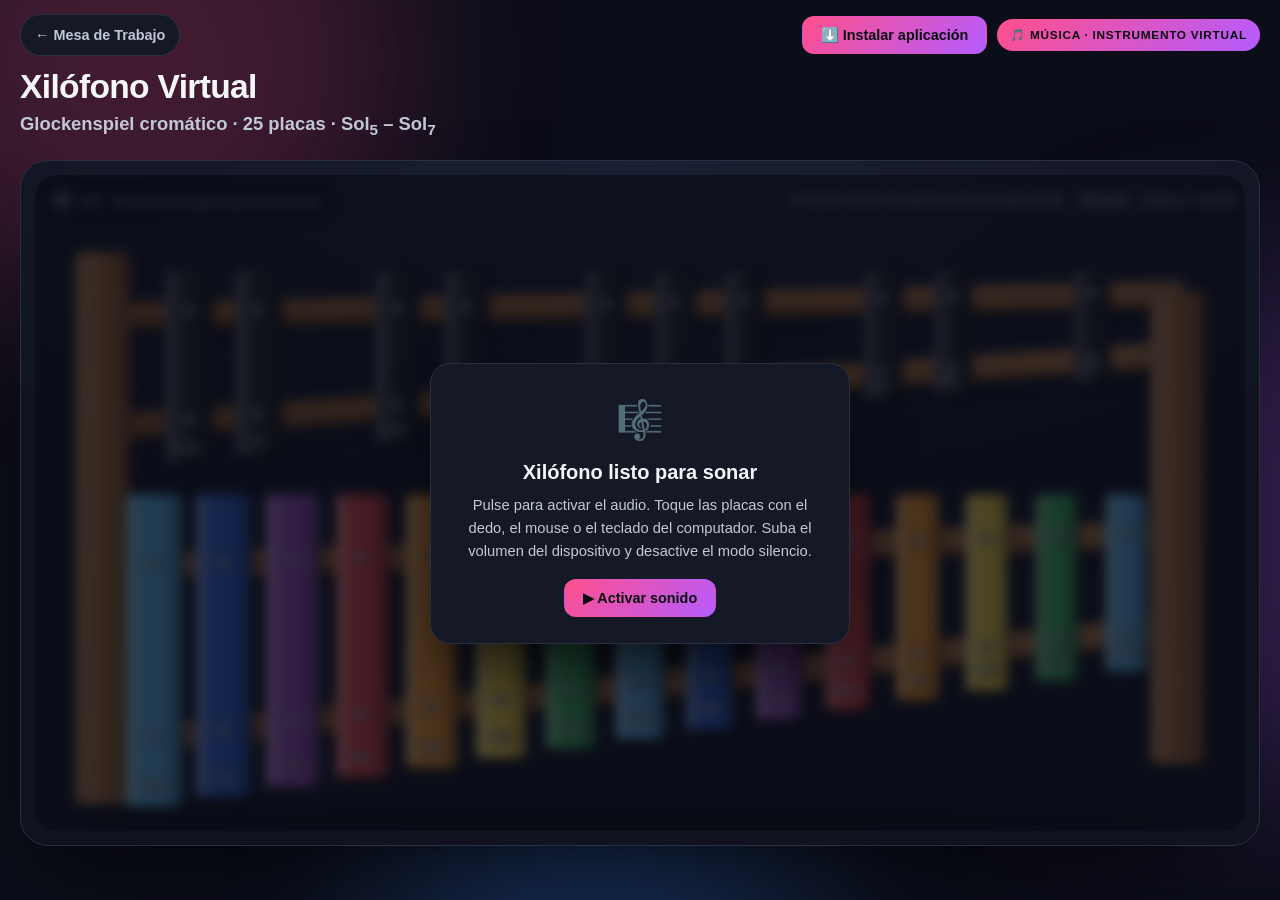
<file: juegos/musica/xilofono/index.html>
<!DOCTYPE html>
<html lang="es">
<head>
<meta charset="UTF-8">
<meta name="viewport" content="width=device-width, initial-scale=1.0, viewport-fit=cover">
<title>Xilófono Virtual — Glockenspiel cromático</title>
<meta name="description" content="Instrumento musical virtual para la clase de Música: glockenspiel cromático de 25 placas (Sol5 a Sol7) con síntesis de sonido realista, nombres de notas, teclado del computador, grabadora y melodías guiadas.">
<meta name="theme-color" content="#0B0D18">
<link rel="manifest" href="manifest.json">
<meta name="mobile-web-app-capable" content="yes">
<meta name="apple-mobile-web-app-capable" content="yes">
<meta name="apple-mobile-web-app-status-bar-style" content="black-translucent">
<meta name="apple-mobile-web-app-title" content="Xilófono">
<link rel="apple-touch-icon" href="icons/apple-touch-icon.png">
<link rel="icon" type="image/png" sizes="192x192" href="icons/icon-192.png">
<style>
  *,*::before,*::after{box-sizing:border-box;margin:0;padding:0}
  :root{
    --bg:#0B0D18; --bg-2:#10131F; --surface:#151926; --surface-2:#1B2030; --line:#2A3042; --line-soft:#1F2434;
    --ink:#F5F6FA; --ink-2:#C3C8D8; --ink-3:#848BA3;
    --pink:#FF4F8B; --purple:#B45CFF; --blue:#3B8BFF; --cyan:#4FD1FF; --green:#30D158; --yellow:#FFD60A; --orange:#FF9F0A; --red:#FF453A;
    --grad:linear-gradient(135deg,var(--pink),var(--purple));
    --font:-apple-system,BlinkMacSystemFont,'Segoe UI',Roboto,'Helvetica Neue',Arial,sans-serif;
    --ease:cubic-bezier(.16,1,.3,1);
    --r-xl:28px; --r-lg:20px; --r-md:14px;
    color-scheme:dark;
  }
  html{-webkit-text-size-adjust:100%}
  body{
    font-family:var(--font); font-size:17px; line-height:1.55; color:var(--ink); background:var(--bg);
    min-height:100vh; overflow-x:hidden; -webkit-font-smoothing:antialiased; -webkit-tap-highlight-color:transparent;
  }
  .ambient{position:fixed; inset:0; z-index:0; pointer-events:none; overflow:hidden}
  .ambient span{position:absolute; border-radius:50%; filter:blur(90px); opacity:.22}
  .ambient span:nth-child(1){width:520px;height:520px;background:var(--pink);top:-200px;left:-120px}
  .ambient span:nth-child(2){width:520px;height:520px;background:var(--purple);top:30%;right:-220px}
  .ambient span:nth-child(3){width:420px;height:420px;background:var(--blue);bottom:-200px;left:30%}
  .wrap{position:relative; z-index:1; width:min(1240px, 100% - 32px); margin-inline:auto}

  /* ---------- header ---------- */
  header.top{padding:14px 0 4px}
  .top-row{display:flex; align-items:center; justify-content:space-between; gap:12px; flex-wrap:wrap}
  .back{
    display:inline-flex; align-items:center; gap:8px; color:var(--ink-2); text-decoration:none; font-weight:600; font-size:.9rem;
    padding:9px 14px; border:1px solid var(--line); border-radius:999px; background:var(--surface); transition:.2s var(--ease)
  }
  .back:hover{border-color:var(--pink); color:var(--ink)}
  .badge{
    display:inline-flex; align-items:center; gap:8px; font-size:.74rem; font-weight:800; letter-spacing:.06em; text-transform:uppercase;
    padding:7px 13px; border-radius:999px; color:#0B0C10; background:var(--grad)
  }
  h1{font-size:clamp(1.4rem, 1.1rem + 1.6vw, 2.1rem); font-weight:900; letter-spacing:-.02em; margin-top:12px; line-height:1.15}
  h1 small{display:block; font-size:clamp(.95rem,.8rem + .6vw,1.15rem); font-weight:600; color:var(--ink-2); letter-spacing:0; margin-top:6px}

  /* ---------- stage ---------- */
  .stage{
    margin-top:18px; position:relative; background:radial-gradient(120% 90% at 50% 0%, #1A1F33 0%, var(--bg-2) 60%);
    border:1px solid var(--line); border-radius:var(--r-xl); padding:14px 14px 10px; box-shadow:0 40px 80px -40px rgba(0,0,0,.8)
  }
  .stage-top{display:flex; align-items:center; justify-content:space-between; gap:10px; flex-wrap:wrap; padding:2px 6px 8px}
  .monitor{
    display:flex; align-items:baseline; gap:12px; font-variant-numeric:tabular-nums; min-height:40px;
    padding:6px 14px; border-radius:12px; background:rgba(0,0,0,.35); border:1px solid var(--line-soft)
  }
  .monitor b{font-size:1.25rem; font-weight:800; color:var(--ink)}
  .monitor span{font-size:.82rem; color:var(--ink-3); font-weight:600}
  .monitor .pc{width:12px;height:12px;border-radius:50%;background:var(--ink-3);align-self:center;box-shadow:0 0 12px currentColor}
  .hint{font-size:.82rem; color:var(--ink-3); font-weight:600}
  .hint kbd{font-family:inherit; font-size:.74rem; background:var(--surface-2); border:1px solid var(--line); border-radius:6px; padding:1px 7px; color:var(--ink-2)}
  .scroller{overflow:hidden; border-radius:16px}
  #instrument{display:block; width:100%; height:auto; touch-action:none; user-select:none; -webkit-user-select:none; cursor:pointer}
  .rotate-hint{display:none; font-size:.8rem; color:var(--ink-3); font-weight:600; text-align:center; padding:6px 0 2px}
  @media (max-width:700px){
    .scroller{overflow-x:auto; -webkit-overflow-scrolling:touch; scrollbar-width:thin}
    #instrument{min-width:760px; touch-action:pan-x}
    .rotate-hint{display:block}
    .hint{display:none}
  }
  #instrument text{pointer-events:none}
  .bar{transform-box:fill-box; transform-origin:50% 25%}
  .bar.hit{animation:barHit .32s var(--ease)}
  @keyframes barHit{0%{transform:translateY(0)}30%{transform:translateY(5px) scaleX(1.03)}100%{transform:translateY(0)}}
  .bar .ring{opacity:0}
  .bar.hit .ring{animation:ring .55s ease-out}
  @keyframes ring{0%{opacity:.75}100%{opacity:0}}
  .bar.next .glow{animation:nextPulse 1.1s ease-in-out infinite}
  @keyframes nextPulse{0%,100%{opacity:.25}50%{opacity:.9}}
  .bar .glow{opacity:0}
  .fx-note{font-weight:900; font-size:22px; fill:#fff; paint-order:stroke; stroke:rgba(0,0,0,.55); stroke-width:5px; animation:floatUp .8s ease-out forwards; transform-box:fill-box; transform-origin:center}
  @keyframes floatUp{0%{opacity:1;transform:translateY(0) scale(.9)}100%{opacity:0;transform:translateY(-46px) scale(1.15)}}
  .start-veil{
    position:absolute; inset:14px; border-radius:22px; display:flex; align-items:center; justify-content:center; text-align:center;
    background:rgba(11,13,24,.72); backdrop-filter:blur(6px); -webkit-backdrop-filter:blur(6px); cursor:pointer; z-index:5; transition:opacity .4s var(--ease)
  }
  .start-veil.hide{opacity:0; pointer-events:none}
  .start-veil .card{background:var(--surface); border:1px solid var(--line); border-radius:var(--r-lg); padding:26px 30px; max-width:420px; box-shadow:0 30px 60px -20px rgba(0,0,0,.8)}
  .start-veil .card .ic{font-size:2.4rem; margin-bottom:8px}
  .start-veil h2{font-size:1.25rem; font-weight:800; margin-bottom:6px}
  .start-veil p{color:var(--ink-2); font-size:.92rem}
  .start-veil .btn{margin-top:16px}

  /* ---------- controls ---------- */
  .grid{display:grid; grid-template-columns:repeat(12,1fr); gap:16px; margin-top:16px}
  .card{background:var(--surface); border:1px solid var(--line); border-radius:var(--r-lg); padding:18px 20px}
  .card h3{font-size:.78rem; font-weight:800; letter-spacing:.08em; text-transform:uppercase; color:var(--ink-3); margin-bottom:12px; display:flex; align-items:center; gap:8px}
  .card h3 .ic{font-size:1rem}
  .c-4{grid-column:span 4} .c-6{grid-column:span 6} .c-8{grid-column:span 8} .c-12{grid-column:span 12}
  @media (max-width:1000px){ .c-4{grid-column:span 6} .c-8{grid-column:span 12} }
  @media (max-width:640px){ .c-4,.c-6{grid-column:span 12} }

  .seg{display:inline-flex; background:var(--bg-2); border:1px solid var(--line); border-radius:12px; padding:3px; gap:3px; flex-wrap:wrap}
  .seg button{
    font:inherit; font-size:.85rem; font-weight:700; color:var(--ink-2); background:transparent; border:0; border-radius:9px; padding:8px 14px; cursor:pointer; transition:.2s var(--ease)
  }
  .seg button:hover{color:var(--ink)}
  .seg button[aria-pressed="true"]{background:var(--grad); color:#0B0C10}
  .row{display:flex; align-items:center; gap:12px; flex-wrap:wrap}
  .field{display:flex; flex-direction:column; gap:6px; flex:1; min-width:160px}
  .field label{font-size:.82rem; font-weight:700; color:var(--ink-2); display:flex; justify-content:space-between}
  .field label output{color:var(--ink-3); font-variant-numeric:tabular-nums}
  input[type=range]{width:100%; accent-color:var(--pink); height:28px; cursor:pointer}
  .btn{
    font:inherit; font-size:.9rem; font-weight:800; border:1px solid var(--line); border-radius:12px; padding:11px 18px; cursor:pointer;
    background:var(--surface-2); color:var(--ink); display:inline-flex; align-items:center; gap:8px; transition:.2s var(--ease); line-height:1
  }
  .btn:hover{border-color:var(--pink); transform:translateY(-1px)}
  .btn:disabled{opacity:.45; cursor:not-allowed; transform:none}
  .btn.primary{background:var(--grad); color:#0B0C10; border-color:transparent}
  .btn.danger{color:#FFB4AE}
  .btn.rec[aria-pressed="true"]{background:var(--red); border-color:transparent; color:#fff; animation:blink 1s infinite}
  @keyframes blink{50%{box-shadow:0 0 0 6px rgba(255,69,58,.25)}}
  .status{font-size:.84rem; color:var(--ink-3); font-weight:600; min-height:1.3em}

  .chips{display:flex; gap:8px; flex-wrap:wrap}
  .chip{
    font:inherit; font-size:.85rem; font-weight:700; color:var(--ink-2); background:var(--bg-2); border:1px solid var(--line); border-radius:999px; padding:8px 14px; cursor:pointer; transition:.2s var(--ease)
  }
  .chip:hover{border-color:var(--purple); color:var(--ink)}
  .chip[aria-pressed="true"]{background:var(--grad); color:#0B0C10; border-color:transparent}
  .progress{height:10px; border-radius:999px; background:var(--bg-2); border:1px solid var(--line); overflow:hidden; margin-top:12px}
  .progress i{display:block; height:100%; width:0; background:var(--grad); transition:width .25s var(--ease)}
  .melody-status{display:flex; justify-content:space-between; align-items:center; gap:10px; margin-top:10px; flex-wrap:wrap}
  .melody-status .big{font-size:1.05rem; font-weight:800}
  .toast{
    position:fixed; left:50%; bottom:28px; transform:translate(-50%, 30px); opacity:0; z-index:50; pointer-events:none;
    background:var(--surface); border:1px solid var(--line); border-radius:16px; padding:14px 22px; font-weight:800; box-shadow:0 20px 50px -20px rgba(0,0,0,.9); transition:.35s var(--ease)
  }
  .toast.show{transform:translate(-50%,0); opacity:1}

  #confetti{position:fixed; inset:0; z-index:40; pointer-events:none}
  @media (prefers-reduced-motion:reduce){ .bar.hit{animation:none} .fx-note{animation-duration:.3s} }
</style>
</head>
<body>
<div class="ambient" aria-hidden="true"><span></span><span></span><span></span></div>

<header class="top">
  <div class="wrap">
    <div class="top-row">
      <a class="back" href="../../../index.html">← Mesa de Trabajo</a>
      <div class="row" style="gap:10px">
        <button class="btn primary" type="button" id="btnInstall" hidden>⬇️ Instalar aplicación</button>
        <span class="badge">🎵 Música · Instrumento virtual</span>
      </div>
    </div>
    <h1>Xilófono Virtual<small>Glockenspiel cromático · 25 placas · Sol<sub>5</sub> – Sol<sub>7</sub></small></h1>
  </div>
</header>

<main class="wrap">
  <!-- ============ INSTRUMENTO ============ -->
  <section class="stage" aria-label="Instrumento">
    <div class="stage-top">
      <div class="monitor" id="monitor" aria-live="polite">
        <span class="pc" id="monPc"></span>
        <b id="monNote">—</b>
        <span id="monFreq">Percuta una placa para comenzar</span>
      </div>
      <div class="hint">Arrastre sobre las placas para un <b>glissando</b> · <kbd>Espacio</kbd> apaga el sonido</div>
    </div>
    <div class="scroller"><svg id="instrument" viewBox="0 0 1200 600" role="application" aria-label="Xilófono de 25 placas. Toque una placa para hacerla sonar."></svg></div>
    <p class="rotate-hint">📱 Deslice para ver todas las placas o gire el dispositivo en horizontal para tocar con comodidad.</p>
    <div class="start-veil" id="veil">
      <div class="card">
        <div class="ic">🎼</div>
        <h2>Xilófono listo para sonar</h2>
        <p>Pulse para activar el audio. Toque las placas con el dedo, el mouse o el teclado del computador. Suba el volumen del dispositivo y desactive el modo silencio.</p>
        <button class="btn primary" type="button">▶ Activar sonido</button>
      </div>
    </div>
  </section>

</main>
<div style="height:24px"></div>


<div class="toast" id="toast"></div>

<script>
(function(){
"use strict";

/* ================================================================
   DATOS DEL INSTRUMENTO
   ================================================================ */
const NAT_MIDI = [79,81,83,84,86,88,89,91,93,95,96,98,100,101,103]; // G5 … G7
const COLORS = { 0:'#E8403F', 2:'#F7931E', 4:'#F9D53B', 5:'#3FB65C', 7:'#5BB3E6', 9:'#2F5FD0', 11:'#9A4BB8' }; // por clase de altura
const LATIN = ['Do','Do♯','Re','Re♯','Mi','Fa','Fa♯','Sol','Sol♯','La','La♯','Si'];
const US    = ['C','C♯','D','D♯','E','F','F♯','G','G♯','A','A♯','B'];
const KEYS_NAT   = ['KeyZ','KeyX','KeyC','KeyV','KeyB','KeyN','KeyM','KeyQ','KeyW','KeyE','KeyR','KeyT','KeyY','KeyU','KeyI'];
const KEYS_SHARP = { 80:'KeyS', 82:'KeyD', 85:'KeyG', 87:'KeyH', 90:'KeyJ', 92:'Digit2', 94:'Digit3', 97:'Digit5', 99:'Digit6', 102:'Digit7' };
const keyLabel = c => c.replace('Key','').replace('Digit','');

// Construcción de la lista de placas (naturales + sostenidos)
const bars = [];
NAT_MIDI.forEach((m,i)=>bars.push({midi:m, natural:true, pos:i, key:KEYS_NAT[i]}));
for(let i=0;i<NAT_MIDI.length-1;i++){
  if(NAT_MIDI[i+1]-NAT_MIDI[i]===2){ const m=NAT_MIDI[i]+1; bars.push({midi:m, natural:false, pos:i+0.5, key:KEYS_SHARP[m]}); }
}
bars.forEach((b,i)=>b.i=i);
const byMidi = {}; bars.forEach(b=>byMidi[b.midi]=b);
const byKey  = {}; bars.forEach(b=>byKey[b.key]=b);

let nameMode='latin', octShift=0, showKeys=false;
const noteName = (midi, mode=nameMode) => {
  const pc = midi%12, oct = Math.floor(midi/12)-1;
  return (mode==='us'?US:LATIN)[pc] + oct;
};
const freqOf = midi => 440*Math.pow(2,(midi+octShift-69)/12);

/* ================================================================
   MOTOR DE AUDIO — síntesis modal de placa metálica
   ================================================================ */
let ctx=null, bus=null, dryG=null, wetG=null, conv=null, master=null, noiseBuf=null;
const voices = new Set();
let volume=0.9, reverb=0.35;

function makeImpulse(seconds, rt60){
  // Respuesta impulsiva de sala: reflexiones tempranas + cola difusa cuyo brillo decae con el tiempo
  const rate=ctx.sampleRate, len=Math.floor(rate*seconds), pre=Math.floor(rate*0.014);
  const buf=ctx.createBuffer(2,len,rate), decay=6.9/rt60;
  for(let ch=0;ch<2;ch++){
    const d=buf.getChannelData(ch); let lp=0, lp2=0;
    for(let i=pre;i<len;i++){
      const t=(i-pre)/rate, n=Math.random()*2-1;
      const coef=0.62-0.50*Math.min(1,t/seconds);   // los agudos se extinguen antes que los graves
      lp += coef*(n-lp); lp2 += coef*(lp-lp2);
      const dens=Math.min(1,t/0.045);                 // la densidad de ecos crece en los primeros 45 ms
      d[i]= lp2*Math.exp(-decay*t)*dens;
    }
    [[0.011,.42],[0.017,.36],[0.023,.30],[0.031,.26],[0.041,.20],[0.053,.16],[0.067,.12]].forEach((e,k)=>{
      const idx=pre+Math.floor(e[0]*rate*(ch?1.03:1)); if(idx<len) d[idx]+= e[1]*((k+ch)%2?1:-1);
    });
  }
  // Normalización energética para que el nivel de reverberación sea predecible
  let e=0; for(let ch=0;ch<2;ch++){ const d=buf.getChannelData(ch); for(let i=0;i<len;i++) e+=d[i]*d[i]; }
  const k=Math.sqrt(2.2/e); for(let ch=0;ch<2;ch++){ const d=buf.getChannelData(ch); for(let i=0;i<len;i++) d[i]*=k; }
  return buf;
}
function softCurve(drive){
  const n=2048, c=new Float32Array(n), norm=Math.tanh(drive);
  for(let i=0;i<n;i++){ const x=i/(n-1)*2-1; c[i]=Math.tanh(drive*x)/norm; }
  return c;
}

function initAudio(){
  if(ctx) { if(ctx.state==='suspended') ctx.resume(); return; }
  const AC=window.AudioContext||window.webkitAudioContext;
  ctx=new AC({latencyHint:'interactive'});
  bus=ctx.createGain(); bus.gain.value=1;
  const hpf=ctx.createBiquadFilter(); hpf.type='highpass'; hpf.frequency.value=90; hpf.Q.value=0.7;
  dryG=ctx.createGain(); dryG.gain.value=1;
  wetG=ctx.createGain(); wetG.gain.value=reverb*1.1;
  conv=ctx.createConvolver(); conv.buffer=makeImpulse(2.8, 1.9);
  const sat=ctx.createWaveShaper(); sat.curve=softCurve(1.6); sat.oversample='2x';   // saturación suave: cuerpo y cohesión
  const comp=ctx.createDynamicsCompressor();
  comp.threshold.value=-14; comp.knee.value=12; comp.ratio.value=3; comp.attack.value=0.003; comp.release.value=0.22;
  const presence=ctx.createBiquadFilter(); presence.type='peaking'; presence.frequency.value=3800; presence.Q.value=0.8; presence.gain.value=2.5;
  const air=ctx.createBiquadFilter(); air.type='highshelf'; air.frequency.value=7000; air.gain.value=2;
  const makeup=ctx.createGain(); makeup.gain.value=1.7;
  const limiter=ctx.createDynamicsCompressor();                                        // limitador final: nivel alto sin distorsión
  limiter.threshold.value=-2; limiter.knee.value=0; limiter.ratio.value=20; limiter.attack.value=0.001; limiter.release.value=0.06;
  master=ctx.createGain(); master.gain.value=volume;
  bus.connect(hpf);
  hpf.connect(dryG).connect(sat);
  hpf.connect(conv).connect(wetG).connect(sat);
  sat.connect(comp).connect(presence).connect(air).connect(makeup).connect(limiter).connect(master).connect(ctx.destination);
  noiseBuf=ctx.createBuffer(1, Math.floor(ctx.sampleRate*0.12), ctx.sampleRate);
  const nd=noiseBuf.getChannelData(0); for(let i=0;i<nd.length;i++) nd[i]=Math.random()*2-1;
}

/* Parciales medidos en placas de glockenspiel (relación respecto a la fundamental) */
const PARTIALS = [
  {r:1.000, a:1.00, d:1.00},
  {r:2.756, a:0.42, d:0.36},
  {r:5.404, a:0.17, d:0.17},
  {r:8.933, a:0.075,d:0.09},
  {r:13.34, a:0.03, d:0.055},
  {r:18.64, a:0.012,d:0.04}
];

function strike(bar, vel=0.85, when=0){
  if(!ctx) return;
  const t=Math.max(ctx.currentTime, when)+0.002;
  const f=freqOf(bar.midi);
  const v=Math.min(1,Math.max(0.15,vel));
  const nyq=ctx.sampleRate/2;

  const out=ctx.createGain(); out.gain.value=1;
  const pan=ctx.createStereoPanner ? ctx.createStereoPanner() : null;
  if(pan){ pan.pan.value=(bar.pos/14-0.5)*0.7; out.connect(pan).connect(bus);} else out.connect(bus);

  // Tiempo de extinción de la fundamental: placas largas (graves) resuenan más que las cortas (agudas)
  const T60 = Math.min(4.6, Math.max(1.4, 3.8*Math.pow(784/f,0.45))) * (0.85+0.15*v);
  const nodes=[]; let endT=t;
  PARTIALS.forEach((p,k)=>{
    const pf=f*p.r*(1+(Math.random()-0.5)*0.0012);
    if(pf>nyq*0.9) return;
    const amp = 0.5*v*p.a*Math.pow(v,0.6*k);          // golpes fuertes = más brillo
    const dur = T60*p.d;
    const g=ctx.createGain(); g.gain.setValueAtTime(0,t);
    g.gain.linearRampToValueAtTime(amp, t+0.0015);
    g.gain.setTargetAtTime(0, t+0.0015, dur/6.9);
    const o=ctx.createOscillator(); o.type='sine'; o.frequency.value=pf;
    o.connect(g).connect(out); o.start(t); o.stop(t+dur+0.15);
    nodes.push(o); endT=Math.max(endT,t+dur+0.15);
    if(k===0){ // batido sutil (modo torsional cercano) → brillo "vivo" de la placa
      const g2=ctx.createGain(); g2.gain.setValueAtTime(0,t);
      g2.gain.linearRampToValueAtTime(amp*0.32, t+0.002);
      g2.gain.setTargetAtTime(0, t+0.002, dur*0.7/6.9);
      const o2=ctx.createOscillator(); o2.type='sine'; o2.frequency.value=pf*(1+1.9/pf);
      o2.connect(g2).connect(out); o2.start(t); o2.stop(t+dur+0.15); nodes.push(o2);
    }
  });

  // Transitorio del golpe: ruido filtrado muy breve (contacto de la baqueta)
  const n=ctx.createBufferSource(); n.buffer=noiseBuf;
  const bp=ctx.createBiquadFilter(); bp.type='bandpass'; bp.frequency.value=Math.min(11000, f*2.4); bp.Q.value=0.9;
  const ng=ctx.createGain(); ng.gain.setValueAtTime(0,t);
  ng.gain.linearRampToValueAtTime(0.7*v*v, t+0.0006);
  ng.gain.setTargetAtTime(0, t+0.0006, 0.0035);
  n.connect(bp).connect(ng).connect(out); n.start(t); n.stop(t+0.06); nodes.push(n);
  const n2=ctx.createBufferSource(); n2.buffer=noiseBuf;
  const bp2=ctx.createBiquadFilter(); bp2.type='bandpass'; bp2.frequency.value=7200; bp2.Q.value=1.1;
  const ng2=ctx.createGain(); ng2.gain.setValueAtTime(0,t); ng2.gain.linearRampToValueAtTime(0.3*v*v, t+0.0004); ng2.gain.setTargetAtTime(0, t+0.0004, 0.0015);
  n2.connect(bp2).connect(ng2).connect(out); n2.start(t); n2.stop(t+0.03); nodes.push(n2);   // "clic" de la baqueta

  // Golpe sordo del marco de madera (muy leve)
  const w=ctx.createOscillator(); w.type='sine'; w.frequency.setValueAtTime(240,t); w.frequency.exponentialRampToValueAtTime(90,t+0.03);
  const wg=ctx.createGain(); wg.gain.setValueAtTime(0,t); wg.gain.linearRampToValueAtTime(0.09*v,t+0.002); wg.gain.setTargetAtTime(0,t+0.002,0.012);
  w.connect(wg).connect(out); w.start(t); w.stop(t+0.08); nodes.push(w);

  const voice={out, end:endT};
  voices.add(voice);
  setTimeout(()=>{ voices.delete(voice); try{out.disconnect();}catch(e){} }, (endT-ctx.currentTime)*1000+50);
  return t;
}

function dampAll(){
  if(!ctx) return;
  const now=ctx.currentTime;
  voices.forEach(v=>{ v.out.gain.cancelScheduledValues(now); v.out.gain.setValueAtTime(v.out.gain.value,now); v.out.gain.setTargetAtTime(0,now,0.025); });
}

/* ================================================================
   DIBUJO DEL INSTRUMENTO (SVG)
   ================================================================ */
const svg=document.getElementById('instrument');
const NS='http://www.w3.org/2000/svg';
const el=(tag,attrs,parent)=>{ const e=document.createElementNS(NS,tag); for(const k in attrs) e.setAttribute(k,attrs[k]); if(parent) parent.appendChild(e); return e; };

const GEO={ x0:118, x1:1082, yNat:262, lenNat:[310,176], wNat:[56,41], ySh:38, lenSh:[196,112], wSh:[46,33] };
const STEP=(GEO.x1-GEO.x0)/14;
const lerp=(a,b,t)=>a+(b-a)*t;
function barGeom(b){
  const t=b.pos/14, cx=lerp(GEO.x0,GEO.x1,t);
  if(b.natural) return {cx, y:GEO.yNat, L:lerp(GEO.lenNat[0],GEO.lenNat[1],t), w:lerp(GEO.wNat[0],GEO.wNat[1],t)};
  return {cx, y:GEO.ySh, L:lerp(GEO.lenSh[0],GEO.lenSh[1],t), w:lerp(GEO.wSh[0],GEO.wSh[1],t)};
}
function shade(hex, k){ // k>0 aclara, k<0 oscurece
  const n=parseInt(hex.slice(1),16); let r=n>>16, g=(n>>8)&255, b=n&255;
  const f=c=> Math.max(0,Math.min(255, Math.round(k>0? c+(255-c)*k : c*(1+k))));
  return '#'+[f(r),f(g),f(b)].map(x=>x.toString(16).padStart(2,'0')).join('');
}

function drawInstrument(){
  svg.innerHTML='';
  const defs=el('defs',{},svg);
  // Madera
  const wood=el('linearGradient',{id:'wood',x1:'0',y1:'0',x2:'0',y2:'1'},defs);
  [['0%','#C98B4E'],['35%','#B47439'],['60%','#A5682F'],['100%','#8A5424']].forEach(s=>el('stop',{offset:s[0],'stop-color':s[1]},wood));
  const woodSide=el('linearGradient',{id:'woodSide',x1:'0',y1:'0',x2:'1',y2:'0'},defs);
  [['0%','#D09660'],['50%','#B3733A'],['100%','#84501F']].forEach(s=>el('stop',{offset:s[0],'stop-color':s[1]},woodSide));
  const grain=el('filter',{id:'grain',x:'0',y:'0',width:'100%',height:'100%'},defs);
  el('feTurbulence',{type:'fractalNoise',baseFrequency:'0.9 0.012',numOctaves:'2',seed:'7',result:'n'},grain);
  el('feColorMatrix',{in:'n',type:'matrix',values:'0 0 0 0 0  0 0 0 0 0  0 0 0 0 0  0 0 0 .22 0',result:'a'},grain);
  el('feComposite',{in:'a',in2:'SourceGraphic',operator:'in',result:'g'},grain);
  el('feBlend',{in:'SourceGraphic',in2:'g',mode:'multiply'},grain);
  const shadow=el('filter',{id:'shadow',x:'-20%',y:'-10%',width:'140%',height:'130%'},defs);
  el('feDropShadow',{dx:'0',dy:'6',stdDeviation:'5','flood-color':'#000','flood-opacity':'.55'},shadow);
  const screw=el('radialGradient',{id:'screw',cx:'35%',cy:'30%',r:'75%'},defs);
  [['0%','#FFFFFF'],['45%','#CFD4DD'],['100%','#6B7180']].forEach(s=>el('stop',{offset:s[0],'stop-color':s[1]},screw));
  const black=el('linearGradient',{id:'black',x1:'0',y1:'0',x2:'1',y2:'0'},defs);
  [['0%','#4A4B52'],['25%','#2B2C32'],['70%','#1B1C21'],['100%','#0E0E12']].forEach(s=>el('stop',{offset:s[0],'stop-color':s[1]},black));
  Object.keys(COLORS).forEach(pc=>{
    const c=COLORS[pc]; const g=el('linearGradient',{id:'bar'+pc,x1:'0',y1:'0',x2:'1',y2:'0'},defs);
    [['0%',shade(c,.35)],['22%',shade(c,.05)],['65%',c],['100%',shade(c,-.35)]].forEach(s=>el('stop',{offset:s[0],'stop-color':s[1]},g));
  });

  // Sombra del instrumento sobre la mesa
  el('ellipse',{cx:600,cy:582,rx:560,ry:14,fill:'rgba(0,0,0,.45)'},svg);
  const frame=el('g',{filter:'url(#shadow)'},svg);

  // Rieles de madera (pasan por los nodos de cada placa: 22,4 % y 77,6 % de su longitud)
  function rail(list, frac, thick){
    const a=barGeom(list[0]), b=barGeom(list[list.length-1]);
    const ya=a.y+a.L*frac, yb=b.y+b.L*frac;
    const slope=(yb-ya)/(b.cx-a.cx);
    const xl=62, xr=1138, yl=ya+slope*(xl-a.cx), yr=ya+slope*(xr-a.cx);
    const p=el('polygon',{points:`${xl},${yl-thick/2} ${xr},${yr-thick/2} ${xr},${yr+thick/2} ${xl},${yl+thick/2}`,fill:'url(#wood)',filter:'url(#grain)'},frame);
    el('polygon',{points:`${xl},${yl+thick/2} ${xr},${yr+thick/2} ${xr},${yr+thick/2+5} ${xl},${yl+thick/2+5}`,fill:'#5E3714'},frame);
    return p;
  }
  const nat=bars.filter(b=>b.natural), sh=bars.filter(b=>!b.natural);
  rail(sh,0.224,22); rail(sh,0.776,22); rail(nat,0.224,24); rail(nat,0.776,24);
  // Bloques laterales del marco
  el('rect',{x:40,y:22,width:54,height:548,rx:8,fill:'url(#woodSide)',filter:'url(#grain)'},frame);
  el('rect',{x:1106,y:60,width:54,height:470,rx:8,fill:'url(#woodSide)',filter:'url(#grain)'},frame);
  el('rect',{x:40,y:22,width:54,height:548,rx:8,fill:'none',stroke:'rgba(0,0,0,.35)','stroke-width':2},frame);
  el('rect',{x:1106,y:60,width:54,height:470,rx:8,fill:'none',stroke:'rgba(0,0,0,.35)','stroke-width':2},frame);

  // Placas
  const layer=el('g',{id:'bars'},svg);
  bars.forEach(b=>{
    const g=barGeom(b), x=g.cx-g.w/2;
    const grp=el('g',{class:'bar','data-i':b.i,role:'button',tabindex:'-1','aria-label':'Placa '+noteName(b.midi)},layer);
    b.el=grp; b.geom=g;
    // Zona táctil invisible: ocupa toda la columna de la placa para que el toque sea cómodo en pantallas pequeñas
    el('rect',{class:'hitzone',x:g.cx-STEP/2,y:g.y-14,width:STEP,height:g.L+28,fill:'rgba(0,0,0,0)'},grp);
    el('rect',{x:x+3,y:g.y+6,width:g.w,height:g.L,rx:6,fill:'rgba(0,0,0,.5)'},grp);               // sombra propia
    el('rect',{x,y:g.y,width:g.w,height:g.L,rx:6,fill:b.natural?`url(#bar${b.midi%12})`:'url(#black)',stroke:'rgba(0,0,0,.45)','stroke-width':1},grp);
    el('rect',{x:x+4,y:g.y+5,width:Math.max(3,g.w*0.12),height:g.L-10,rx:2,fill:'rgba(255,255,255,.28)'},grp);   // brillo
    el('rect',{x:x+g.w-4,y:g.y+8,width:1.5,height:g.L-16,fill:'rgba(255,255,255,.12)'},grp);
    [0.224,0.776].forEach(fr=>{
      const cy=g.y+g.L*fr, r=b.natural?5.2:4.4;
      el('circle',{cx:g.cx,cy,r:r+1.2,fill:'rgba(0,0,0,.45)'},grp);
      el('circle',{cx:g.cx,cy,r,fill:'url(#screw)',stroke:'#3A3F4A','stroke-width':.8},grp);
      el('line',{x1:g.cx-r*0.55,y1:cy,x2:g.cx+r*0.55,y2:cy,stroke:'rgba(40,44,52,.9)','stroke-width':1.1},grp);
    });
    el('rect',{class:'glow',x:x-5,y:g.y-5,width:g.w+10,height:g.L+10,rx:10,fill:'none',stroke:'#FFFFFF','stroke-width':5},grp);
    el('rect',{class:'ring',x,y:g.y,width:g.w,height:g.L,rx:6,fill:'#FFFFFF'},grp);
    // Etiquetas
    const ty=g.y+g.L-(b.natural?16:12);
    const label=el('text',{class:'lbl',x:g.cx,y:ty,'text-anchor':'middle','font-size':b.natural?15:10,'font-weight':'800',fill:'#FFFFFF',style:'paint-order:stroke;stroke:rgba(0,0,0,.6);stroke-width:3px;font-family:inherit'},grp);
    b.label=label;
    const kl=el('text',{class:'klbl',x:g.cx,y:g.y+g.L*0.5+(b.natural?6:5),'text-anchor':'middle','font-size':b.natural?13:10,'font-weight':'700',fill:'rgba(255,255,255,.95)',style:'paint-order:stroke;stroke:rgba(0,0,0,.7);stroke-width:3px;font-family:inherit;display:none'},grp);
    kl.textContent=keyLabel(b.key); b.klabel=kl;
  });
  el('g',{id:'fx'},svg);
  updateLabels();
}
function updateLabels(){
  bars.forEach(b=>{
    const pc=b.midi%12;
    let txt='';
    if(nameMode!=='none') txt=(nameMode==='us'?US:LATIN)[pc];
    b.label.textContent=txt;
    b.klabel.style.display=showKeys?'':'none';
    b.el.setAttribute('aria-label','Placa '+noteName(b.midi));
  });
}
drawInstrument();

/* ================================================================
   INTERACCIÓN: toque / glissando / teclado
   ================================================================ */
const veil=document.getElementById('veil');
const monNote=document.getElementById('monNote'), monFreq=document.getElementById('monFreq'), monPc=document.getElementById('monPc');
const fx=()=>document.getElementById('fx');

function flash(b){
  b.el.classList.remove('hit'); void b.el.getBBox(); b.el.classList.add('hit');
  setTimeout(()=>b.el.classList.remove('hit'),560);
  if(nameMode!=='none'){
    const t=el('text',{class:'fx-note',x:b.geom.cx,y:b.geom.y-14,'text-anchor':'middle'},fx());
    t.textContent=noteName(b.midi).replace(/\d+$/,'');
    setTimeout(()=>t.remove(),820);
  }
  const f=freqOf(b.midi);
  monNote.textContent=noteName(b.midi);
  monFreq.textContent=f.toLocaleString('es-CL',{minimumFractionDigits:2,maximumFractionDigits:2})+' Hz · MIDI '+(b.midi+octShift);
  monPc.style.color=monPc.style.background=b.natural?COLORS[b.midi%12]:'#8E8E99';
}
function hit(b, vel=0.85, fromUser=true){
  initAudio();
  strike(b, vel);
  flash(b);
}
function barFromPoint(x,y){ const e=document.elementFromPoint(x,y); const g=e&&e.closest?e.closest('.bar'):null; return g?bars[+g.dataset.i]:null; }
function velocityFor(b, clientY){
  const r=svg.getBoundingClientRect(); const scale=600/r.height; const y=(clientY-r.top)*scale;
  const rel=(y-b.geom.y)/b.geom.L; // 0..1 a lo largo de la placa
  const centre=1-Math.min(1,Math.abs(rel-0.5)*2); // 1 en el centro, 0 en el extremo
  return 0.62+0.38*centre;
}
const pointers=new Map();
svg.addEventListener('pointerdown',e=>{
  const b=barFromPoint(e.clientX,e.clientY); if(!b) return;
  e.preventDefault(); pointers.set(e.pointerId,b); hit(b, velocityFor(b,e.clientY));
});
svg.addEventListener('pointermove',e=>{
  if(!pointers.has(e.pointerId)) return;
  const b=barFromPoint(e.clientX,e.clientY);
  if(b && b!==pointers.get(e.pointerId)){ pointers.set(e.pointerId,b); hit(b, 0.72); }
});
['pointerup','pointercancel','pointerleave'].forEach(ev=>svg.addEventListener(ev,e=>pointers.delete(e.pointerId)));
veil.addEventListener('click',()=>{ initAudio(); veil.classList.add('hide'); toast('🎶 Audio activado · toque las placas'); });

const keysDown=new Set();
window.addEventListener('keydown',e=>{
  const tg=e.target; if(tg && typeof tg.matches==='function' && tg.matches('input,select,textarea')) return;
  if(e.code==='Space'){ e.preventDefault(); dampAll(); return; }
  const b=byKey[e.code]; if(!b||e.repeat||keysDown.has(e.code)) return;
  keysDown.add(e.code); e.preventDefault(); veil.classList.add('hide'); hit(b, 0.9);
});
window.addEventListener('keyup',e=>keysDown.delete(e.code));

const toastEl=document.getElementById('toast'); let toastT;
function toast(msg){ toastEl.textContent=msg; toastEl.classList.add('show'); clearTimeout(toastT); toastT=setTimeout(()=>toastEl.classList.remove('show'),2200); }

/* ---- Instalación como aplicación (funciona sin conexión) ---- */
const btnInstall=document.getElementById('btnInstall'); let deferredPrompt=null;
window.addEventListener('beforeinstallprompt',e=>{ e.preventDefault(); deferredPrompt=e; btnInstall.hidden=false; });
btnInstall.addEventListener('click',async()=>{ if(!deferredPrompt) return; deferredPrompt.prompt(); await deferredPrompt.userChoice; deferredPrompt=null; btnInstall.hidden=true; });
window.addEventListener('appinstalled',()=>{ btnInstall.hidden=true; toast('✅ Aplicación instalada: ya funciona sin conexión'); });
// iPhone / iPad: Safari no ofrece el diálogo de instalación; se muestran los pasos
const isIOS=/iPad|iPhone|iPod/.test(navigator.userAgent) || (navigator.platform==='MacIntel' && navigator.maxTouchPoints>1);
const standalone=window.matchMedia('(display-mode: standalone)').matches || navigator.standalone===true;
if(isIOS && !standalone && location.protocol.startsWith('http')){
  btnInstall.hidden=false;
  btnInstall.addEventListener('click',()=>{ if(!deferredPrompt) toast('📲 Pulse Compartir (□↑) y luego «Agregar a pantalla de inicio»'); });
}
if(location.protocol==='file:'){ const bk=document.querySelector('.back'); if(bk) bk.style.display='none'; }

/* ---- Service worker ---- */
if('serviceWorker' in navigator && location.protocol!=='file:'){
  window.addEventListener('load',()=>{ navigator.serviceWorker.register('sw.js').catch(()=>{}); });
}
})();
</script>
</body>
</html>
</file>
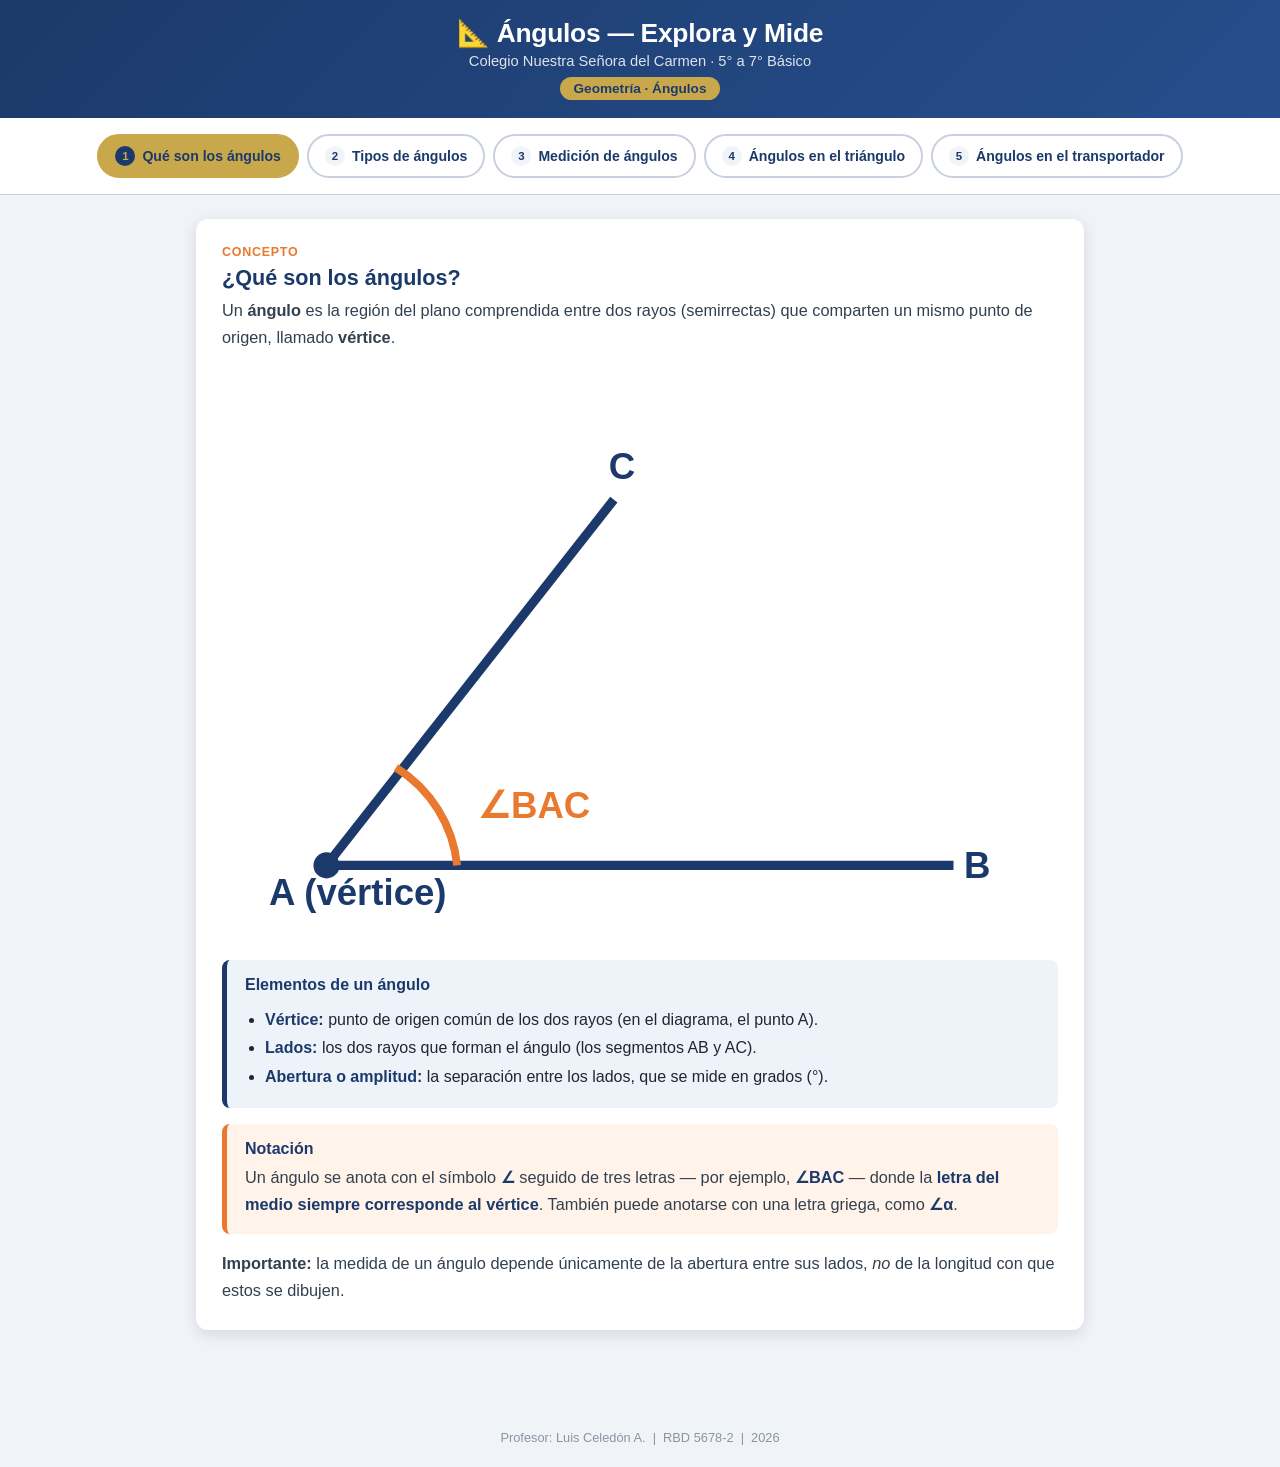
<file: juegos/geometria/angulos.html>
<!DOCTYPE html>
<html lang="es">
<head>
<meta charset="UTF-8">
<meta name="viewport" content="width=device-width, initial-scale=1.0, viewport-fit=cover">
<title>Ángulos — Explora y Mide</title>

<!-- App instalable: tablet, celular y computador -->
<link rel="manifest" href="manifest.json">
<meta name="theme-color" content="#1B3A6B">
<meta name="mobile-web-app-capable" content="yes">
<meta name="apple-mobile-web-app-capable" content="yes">
<meta name="apple-mobile-web-app-status-bar-style" content="black-translucent">
<meta name="apple-mobile-web-app-title" content="Ángulos">
<link rel="apple-touch-icon" href="icons/apple-touch-icon.png">
<link rel="icon" type="image/png" sizes="192x192" href="icons/icon-192.png">
<link rel="icon" type="image/png" sizes="512x512" href="icons/icon-512.png">
<style>
  *, *::before, *::after { box-sizing: border-box; margin: 0; padding: 0; }
  :root {
    --azul: #1B3A6B;
    --azul-2: #274E8C;
    --dorado: #C9A84C;
    --verde: #27AE60;
    --rojo: #E74C3C;
    --naranja: #E8792E;
    --fondo: #F0F4F8;
    --blanco: #FFFFFF;
    --gris-linea: #C7D0DD;
    --sombra: 0 4px 15px rgba(0,0,0,0.12);
    --radio: 12px;
  }
  html { scroll-behavior: smooth; }
  body { font-family: 'Segoe UI', Arial, sans-serif; background: var(--fondo); color: #1F2733; min-height: 100vh; -webkit-font-smoothing: antialiased; }
  @media (prefers-reduced-motion: reduce) { *{ animation-duration: .01ms !important; transition-duration: .01ms !important; } }

  header { background: linear-gradient(135deg, var(--azul), var(--azul-2)); color: var(--blanco); padding: 18px 20px; text-align: center; }
  header h1 { font-size: 1.65rem; letter-spacing: -.01em; }
  header .subtitulo { font-size: .92rem; opacity: .85; margin-top: 4px; }
  header .badge { display: inline-block; background: var(--dorado); color: var(--azul); font-weight: 700; padding: 4px 14px; border-radius: 20px; font-size: .85rem; margin-top: 8px; }
  #installBtn {
    display: block; margin: 14px auto 0; font-family: inherit; font-weight: 700; font-size: .85rem;
    background: var(--dorado); color: var(--azul); border: none; border-radius: 8px;
    padding: 9px 18px; cursor: pointer; transition: filter .15s;
  }
  #installBtn:hover { filter: brightness(1.08); }
  #installBtn[hidden] { display: none; }

  nav.menu-tabs { display: flex; flex-wrap: wrap; gap: 8px; justify-content: center; padding: 16px 12px; background: var(--blanco); border-bottom: 1px solid var(--gris-linea); position: sticky; top: 0; z-index: 20; }
  .tab { display: flex; align-items: center; gap: 7px; padding: 10px 16px; border-radius: 999px; border: 2px solid var(--gris-linea); background: var(--blanco); color: var(--azul); font-size: .88rem; font-weight: 700; cursor: pointer; transition: .18s; }
  .tab .num { display:inline-flex; align-items:center; justify-content:center; width:20px; height:20px; border-radius:50%; background:var(--fondo); font-size:.72rem; }
  .tab:hover { border-color: var(--azul-2); }
  .tab.activa { background: var(--dorado); border-color: var(--dorado); color: var(--azul); }
  .tab.activa .num { background: var(--azul); color: var(--dorado); }

  main { max-width: 920px; margin: 0 auto; padding: 24px 16px 60px; }
  .seccion { display: none; }
  .seccion.activa { display: block; animation: fadeIn .35s ease; }
  @keyframes fadeIn { from{opacity:0; transform:translateY(8px);} to{opacity:1; transform:translateY(0);} }

  .card { background: var(--blanco); border-radius: var(--radio); padding: 26px; box-shadow: var(--sombra); margin-bottom: 18px; }
  .card h2 { color: var(--azul); font-size: 1.35rem; margin-bottom: 6px; }
  .card .kicker { color: var(--naranja); font-weight: 700; font-size: .78rem; letter-spacing: .06em; text-transform: uppercase; margin-bottom: 6px; display:block; }
  .card p { line-height: 1.65; font-size: 1.02rem; color: #33404F; }
  .card p + p { margin-top: 12px; }
  .card ul { margin: 12px 0 0 20px; line-height: 1.8; }
  .card svg { display:block; margin: 18px auto 4px; max-width: 100%; height: auto; }

  .def-box { background: #EEF2F9; border-left: 5px solid var(--azul); border-radius: 8px; padding: 16px 18px; margin-top: 16px; }
  .def-box strong { color: var(--azul); }

  .tipos-grid { display: grid; grid-template-columns: repeat(auto-fit, minmax(200px, 1fr)); gap: 16px; margin-top: 8px; }
  .tipo-card { border: 2px solid var(--gris-linea); border-radius: var(--radio); padding: 16px; text-align: center; transition: .18s; }
  .tipo-card:hover { border-color: var(--dorado); transform: translateY(-2px); }
  .tipo-card h3 { color: var(--azul); font-size: 1.05rem; margin-bottom: 2px; }
  .tipo-card .rango { color: var(--naranja); font-weight: 700; font-size: .88rem; margin-bottom: 8px; display:block; }
  .tipo-card p { font-size: .88rem; text-align: left; color: #4A5568; }

  .vf-item { border: 2px solid var(--gris-linea); border-radius: 10px; padding: 14px 16px; margin-bottom: 12px; }
  .vf-item .enunciado { font-weight: 600; font-size: 1rem; margin-bottom: 10px; }
  .vf-botones { display: flex; gap: 10px; }
  .vf-btn { flex:1; padding: 9px 0; border-radius: 8px; border: 2px solid var(--gris-linea); background: var(--blanco); font-weight: 700; cursor: pointer; font-size: .95rem; transition: .15s; }
  .vf-btn:hover { border-color: var(--azul); }
  .vf-btn.correcta { background:#E8F8F0; border-color:var(--verde); color:#1A6B3A; }
  .vf-btn.incorrecta { background:#FDEEEE; border-color:var(--rojo); color:#922B1A; }
  .vf-feedback { margin-top: 10px; padding: 10px 12px; border-radius: 8px; font-size: .9rem; display: none; }
  .vf-feedback.correcto { display:block; background:#E8F8F0; color:#1A6B3A; border-left:4px solid var(--verde); }
  .vf-feedback.incorrecto { display:block; background:#FDEEEE; color:#922B1A; border-left:4px solid var(--rojo); }
  .vf-score { text-align:center; font-weight:700; color:var(--azul); margin-top: 4px; }

  .instr { background:#FFF6E6; border-left: 5px solid var(--dorado); border-radius: 8px; padding: 12px 16px; font-size: .92rem; margin-bottom: 16px; color:#5A4A1E; }

  .lienzo-wrap { display:flex; justify-content:center; }
  svg.interactivo { touch-action: none; user-select: none; }
  .handle { cursor: grab; }
  .handle:active { cursor: grabbing; }

  .resumen-fila { display:flex; flex-wrap:wrap; gap:12px; justify-content:center; margin-top: 14px; }
  .chip-angulo { background: var(--fondo); border:2px solid var(--gris-linea); border-radius: 10px; padding: 8px 16px; text-align:center; min-width:92px; }
  .chip-angulo .val { font-size:1.25rem; font-weight:800; color:var(--azul); font-variant-numeric: tabular-nums; }
  .chip-angulo .lbl { font-size:.72rem; color:#667; text-transform:uppercase; letter-spacing:.04em; }
  .chip-suma { background: var(--verde); color:#fff; border-radius: 10px; padding: 8px 18px; text-align:center; }
  .chip-suma .val { font-size:1.25rem; font-weight:800; font-variant-numeric: tabular-nums; }
  .chip-suma .lbl { font-size:.72rem; text-transform:uppercase; letter-spacing:.04em; opacity:.9; }

  .retos-lista { display:grid; grid-template-columns: repeat(auto-fit, minmax(190px,1fr)); gap: 10px; margin-top: 16px; }
  .reto { border:2px solid var(--gris-linea); border-radius: 10px; padding: 10px 12px; font-size: .88rem; display:flex; align-items:center; gap:8px; transition:.2s; }
  .reto .check { font-size: 1.1rem; }
  .reto.logrado { background:#E8F8F0; border-color: var(--verde); color:#1A6B3A; font-weight:600; }

  .btn { display:inline-block; padding: 11px 24px; border:none; border-radius:8px; font-size:1rem; font-weight:700; cursor:pointer; transition:transform .15s, opacity .15s; }
  .btn:hover { transform: translateY(-2px); opacity:.92; }
  .btn:disabled { opacity:.5; cursor:default; transform:none; }
  .btn-primario { background: var(--azul); color:#fff; }
  .btn-acento { background: var(--dorado); color: var(--azul); }
  .acciones { display:flex; gap:10px; justify-content:center; flex-wrap:wrap; margin-top:18px; }

  .reto-panel { background:#EEF2F9; border-radius: var(--radio); padding: 18px 20px; margin-top: 18px; }
  .reto-panel .cabecera { display:flex; justify-content:space-between; align-items:center; flex-wrap:wrap; gap:8px; margin-bottom: 10px;}
  .reto-panel .titulo { font-weight:800; color:var(--azul); font-size:1.05rem; }
  .reto-panel .contador { font-size:.85rem; color:#556; font-weight:700; }
  .reto-objetivo { text-align:center; font-size:1.15rem; margin: 6px 0 14px; }
  .reto-objetivo b { color: var(--naranja); font-size: 1.4rem; }
  .reto-feedback { text-align:center; padding: 10px; border-radius:8px; font-weight:600; margin-top: 12px; display:none; }
  .reto-feedback.correcto { display:block; background:#E8F8F0; color:#1A6B3A; }
  .reto-feedback.incorrecto { display:block; background:#FDEEEE; color:#922B1A; }

  .checklist-retos { display:flex; flex-wrap:wrap; gap:6px; justify-content:center; margin-top:14px; }
  .punto-reto { width:30px; height:30px; border-radius:50%; background:var(--blanco); border:2px solid var(--gris-linea); display:flex; align-items:center; justify-content:center; font-size:.8rem; font-weight:800; color:#889; }
  .punto-reto.actual { border-color: var(--dorado); color:var(--azul); box-shadow: 0 0 0 3px rgba(201,168,76,.3); }
  .punto-reto.hecho { background: var(--verde); border-color: var(--verde); color:#fff; }

  .final-panel { text-align:center; padding: 20px; }
  .puntaje-grande { font-size: 3.2rem; font-weight:800; color: var(--azul); }
  .clasificacion { font-size: 1.4rem; margin: 6px 0 4px; }

  .confetti-container { position: fixed; top:0; left:0; width:100%; height:100%; pointer-events:none; z-index: 999; overflow:hidden; }
  .confetti-pieza { position:absolute; width:9px; height:9px; border-radius:2px; animation: caer 2.4s ease-in forwards; }
  @keyframes caer { 0%{opacity:1; transform:translateY(-20px) rotate(0deg);} 100%{opacity:0; transform:translateY(100vh) rotate(720deg);} }

  footer { text-align:center; padding: 22px; color:#8A94A3; font-size:.8rem; }

  @media (max-width: 480px) {
    header h1 { font-size: 1.25rem; }
    .card { padding: 18px; }
    .tab { font-size: .8rem; padding: 8px 12px; }
  }
</style>
</head>
<body>

<header>
  <h1>📐 Ángulos — Explora y Mide</h1>
  <div class="subtitulo">Colegio Nuestra Señora del Carmen · 5° a 7° Básico</div>
  <span class="badge">Geometría · Ángulos</span>
  <button type="button" id="installBtn" hidden>⬇️ Instalar app</button>
</header>

<nav class="menu-tabs" id="menuTabs">
  <button class="tab activa" data-seccion="s1"><span class="num">1</span> Qué son los ángulos</button>
  <button class="tab" data-seccion="s2"><span class="num">2</span> Tipos de ángulos</button>
  <button class="tab" data-seccion="s3"><span class="num">3</span> Medición de ángulos</button>
  <button class="tab" data-seccion="s4"><span class="num">4</span> Ángulos en el triángulo</button>
  <button class="tab" data-seccion="s5"><span class="num">5</span> Ángulos en el transportador</button>
</nav>

<main>

  <!-- ========== SECCIÓN 1 ========== -->
  <section class="seccion activa" id="s1">
    <div class="card">
      <span class="kicker">Concepto</span>
      <h2>¿Qué son los ángulos?</h2>
      <p>Un <strong>ángulo</strong> es la región del plano comprendida entre dos rayos (semirrectas) que comparten un mismo punto de origen, llamado <strong>vértice</strong>.</p>

      <svg viewBox="0 0 320 220" class="diagrama-estatico" aria-label="Diagrama de un ángulo con vértice, lados y abertura">
        <line x1="40" y1="190" x2="280" y2="190" stroke="#1B3A6B" stroke-width="3.5"/>
        <line x1="40" y1="190" x2="150" y2="50" stroke="#1B3A6B" stroke-width="3.5"/>
        <path d="M 90 190 A 50 50 0 0 0 66.6 152.6" fill="none" stroke="#E8792E" stroke-width="3"/>
        <circle cx="40" cy="190" r="5" fill="#1B3A6B"/>
        <text x="18" y="205" font-size="14" font-weight="700" fill="#1B3A6B">A (vértice)</text>
        <text x="284" y="195" font-size="14" font-weight="700" fill="#1B3A6B">B</text>
        <text x="148" y="42" font-size="14" font-weight="700" fill="#1B3A6B">C</text>
        <text x="98" y="172" font-size="14" font-weight="800" fill="#E8792E">∠BAC</text>
      </svg>

      <div class="def-box">
        <strong>Elementos de un ángulo</strong>
        <ul>
          <li><strong>Vértice:</strong> punto de origen común de los dos rayos (en el diagrama, el punto A).</li>
          <li><strong>Lados:</strong> los dos rayos que forman el ángulo (los segmentos AB y AC).</li>
          <li><strong>Abertura o amplitud:</strong> la separación entre los lados, que se mide en grados (°).</li>
        </ul>
      </div>

      <div class="def-box" style="border-left-color:var(--naranja); background:#FFF3EA;">
        <strong>Notación</strong>
        <p style="margin-top:6px">Un ángulo se anota con el símbolo <strong>∠</strong> seguido de tres letras — por ejemplo, <strong>∠BAC</strong> — donde la <strong>letra del medio siempre corresponde al vértice</strong>. También puede anotarse con una letra griega, como <strong>∠α</strong>.</p>
      </div>

      <p style="margin-top:16px"><strong>Importante:</strong> la medida de un ángulo depende únicamente de la abertura entre sus lados, <em>no</em> de la longitud con que estos se dibujen.</p>
    </div>
  </section>

  <!-- ========== SECCIÓN 2 ========== -->
  <section class="seccion" id="s2">
    <div class="card">
      <span class="kicker">Clasificación</span>
      <h2>Tipos de ángulos</h2>
      <p>Los ángulos se clasifican según su medida en grados sexagesimales (°).</p>
      <div class="tipos-grid" id="tiposGrid"></div>
    </div>
  </section>

  <!-- ========== SECCIÓN 3 ========== -->
  <section class="seccion" id="s3">
    <div class="card">
      <span class="kicker">Instrumento y unidad</span>
      <h2>Medición de ángulos</h2>
      <p>La unidad de medida de los ángulos es el <strong>grado sexagesimal (°)</strong>. Un giro completo alrededor de un punto equivale a <strong>360°</strong>; por lo tanto, un grado corresponde a 1/360 de un giro completo.</p>
      <p>El instrumento utilizado para medir la abertura de un ángulo es el <strong>transportador</strong>. Para medir correctamente:</p>
      <ul>
        <li>Se hace coincidir el <strong>vértice</strong> del ángulo con el centro del transportador.</li>
        <li>Se alinea uno de los <strong>lados</strong> del ángulo con la línea de 0°.</li>
        <li>Se lee el valor donde el segundo lado cruza la escala graduada.</li>
      </ul>
    </div>

    <div class="card">
      <span class="kicker">Práctica rápida</span>
      <h2>Verdadero o falso</h2>
      <div id="vfLista"></div>
      <div class="vf-score" id="vfScore">Aciertos: 0 / 0</div>
      <div class="acciones"><button class="btn btn-primario" id="vfReiniciar">🔄 Reiniciar práctica</button></div>
    </div>
  </section>

  <!-- ========== SECCIÓN 4 ========== -->
  <section class="seccion" id="s4">
    <div class="card">
      <span class="kicker">Exploración interactiva</span>
      <h2>Ángulos interiores de un triángulo</h2>
      <div class="instr">👆 Arrastra cualquiera de los tres vértices (A, B o C) para cambiar la forma del triángulo y observa cómo se recalculan sus tres ángulos interiores.</div>

      <div class="lienzo-wrap">
        <svg viewBox="0 0 400 320" width="400" height="320" class="interactivo" id="svgTriangulo" aria-label="Triángulo interactivo para medir ángulos interiores"></svg>
      </div>

      <div class="resumen-fila" id="resumenAngulos"></div>

      <p style="text-align:center; margin-top:14px; color:#556;">La suma de los ángulos interiores de <strong>cualquier</strong> triángulo es siempre 180°. Comprueba que esto se cumple sin importar la forma que le des.</p>

      <div class="reto-panel">
        <div class="cabecera"><span class="titulo">🏁 Retos de construcción</span></div>
        <p style="font-size:.9rem; color:#556; margin-bottom:4px;">Modifica el triángulo hasta lograr cada uno de estos retos. Quedarán marcados automáticamente.</p>
        <div class="retos-lista" id="retosTriangulo"></div>
      </div>

      <div class="acciones"><button class="btn btn-primario" id="reiniciarTriangulo">🔄 Reiniciar triángulo</button></div>
    </div>
  </section>

  <!-- ========== SECCIÓN 5 ========== -->
  <section class="seccion" id="s5">
    <div class="card">
      <span class="kicker">Exploración interactiva</span>
      <h2>Ángulos en el transportador</h2>
      <div class="instr">👆 Arrastra el brazo <strong>naranjo</strong> para abrir o cerrar el ángulo. El lado dorado permanece fijo en 0°. Lee la medida directamente en la escala.</div>

      <div class="lienzo-wrap">
        <svg viewBox="0 0 420 270" width="420" height="270" class="interactivo" id="svgTransportador" aria-label="Transportador interactivo para medir ángulos"></svg>
      </div>

      <div class="resumen-fila">
        <div class="chip-angulo" style="min-width:160px;">
          <div class="val" id="lecturaActual">0°</div>
          <div class="lbl">Ángulo actual</div>
        </div>
      </div>

      <div class="reto-panel">
        <div class="cabecera">
          <span class="titulo">🎯 Retos de medición</span>
          <span class="contador" id="retoContador">Reto 1 de 8</span>
        </div>
        <div class="reto-objetivo">Forma un ángulo de <b id="retoObjetivoValor">30°</b></div>
        <div class="acciones" style="margin-top:0;">
          <button class="btn btn-acento" id="comprobarReto">✅ Comprobar</button>
        </div>
        <div class="reto-feedback" id="retoFeedback"></div>
        <div class="checklist-retos" id="retosPuntos"></div>
      </div>

      <div class="card final-panel" id="panelFinalTransportador" style="display:none; margin-top:16px;">
        <div class="puntaje-grande" id="puntajeFinalT"></div>
        <div class="clasificacion" id="clasificacionT"></div>
        <p id="mensajeFinalT" style="color:#555; margin:8px 0 18px;"></p>
        <button class="btn btn-primario" id="reiniciarRetosT">🔄 Reiniciar retos</button>
      </div>
    </div>
  </section>

</main>

<div class="confetti-container" id="confetti"></div>
<footer>Profesor: Luis Celedón A. &nbsp;|&nbsp; RBD 5678-2 &nbsp;|&nbsp; 2026</footer>

<script>
(function(){
  "use strict";

  /* ============ NAVEGACIÓN ENTRE SECCIONES ============ */
  var tabs = Array.prototype.slice.call(document.querySelectorAll('.tab'));
  var secciones = Array.prototype.slice.call(document.querySelectorAll('.seccion'));
  tabs.forEach(function(tab){
    tab.addEventListener('click', function(){
      tabs.forEach(function(t){ t.classList.remove('activa'); });
      secciones.forEach(function(s){ s.classList.remove('activa'); });
      tab.classList.add('activa');
      document.getElementById(tab.dataset.seccion).classList.add('activa');
      window.scrollTo({ top: 0, behavior: 'smooth' });
    });
  });

  /* ============ UTILIDADES GEOMÉTRICAS ============ */
  function polarToCartesian(cx, cy, r, angleDeg){
    var a = angleDeg * Math.PI / 180;
    return { x: cx + r * Math.cos(a), y: cy - r * Math.sin(a) };
  }
  function norm360(a){ return ((a % 360) + 360) % 360; }

  // Arco menor entre dos ángulos absolutos (0-360, convención matemática estándar)
  function arcoEntreAngulos(cx, cy, r, a1, a2){
    var ccw = norm360(a2 - a1);
    var sweep = ccw <= 180 ? 0 : 1;
    var p1 = polarToCartesian(cx, cy, r, a1);
    var p2 = polarToCartesian(cx, cy, r, a2);
    return 'M ' + p1.x.toFixed(2) + ' ' + p1.y.toFixed(2) + ' A ' + r + ' ' + r + ' 0 0 ' + sweep + ' ' + p2.x.toFixed(2) + ' ' + p2.y.toFixed(2);
  }
  function diferenciaMinima(a1, a2){
    var d = norm360(a2 - a1);
    return d <= 180 ? d : 360 - d;
  }
  function svgPoint(svg, evt){
    var pt = svg.createSVGPoint();
    pt.x = evt.clientX; pt.y = evt.clientY;
    var ctm = svg.getScreenCTM();
    return pt.matrixTransform(ctm.inverse());
  }
  function svgNS(tag, attrs){
    var el = document.createElementNS('http://www.w3.org/2000/svg', tag);
    for (var k in attrs) el.setAttribute(k, attrs[k]);
    return el;
  }

  function iconoAngulo(theta, colorArco){
    var cx = 20, cy = 90, r1 = 70, rArc = 26;
    var svg = '<svg viewBox="0 0 140 110" width="120" height="95">';
    if (theta >= 360){
      // Ícono especial: giro completo
      svg += '<circle cx="70" cy="55" r="34" fill="none" stroke="#1B3A6B" stroke-width="4"/>';
      svg += '<path d="M 70 21 A 34 34 0 1 1 45 30" fill="none" stroke="#E8792E" stroke-width="4" marker-end="url(#flecha)"/>';
      svg += '<defs><marker id="flecha" markerWidth="8" markerHeight="8" refX="4" refY="4" orient="auto"><path d="M0,0 L8,4 L0,8 Z" fill="#E8792E"/></marker></defs>';
      svg += '</svg>';
      return svg;
    }
    var p2 = polarToCartesian(cx, cy, r1, theta);
    var arc = arcoEntreAngulos(cx, cy, rArc, 0, theta);
    svg += '<line x1="'+cx+'" y1="'+cy+'" x2="'+(cx+r1)+'" y2="'+cy+'" stroke="#1B3A6B" stroke-width="4"/>';
    svg += '<line x1="'+cx+'" y1="'+cy+'" x2="'+p2.x.toFixed(1)+'" y2="'+p2.y.toFixed(1)+'" stroke="#1B3A6B" stroke-width="4"/>';
    svg += '<path d="'+arc+'" fill="none" stroke="'+colorArco+'" stroke-width="3.5"/>';
    svg += '<circle cx="'+cx+'" cy="'+cy+'" r="4" fill="#1B3A6B"/>';
    svg += '</svg>';
    return svg;
  }

  /* ============ SECCIÓN 2: TIPOS DE ÁNGULOS ============ */
  var TIPOS = [
    { nombre:'Agudo', rango:'0° &lt; θ &lt; 90°', theta:55, ej:'Ejemplo: el ángulo entre las manecillas de un reloj marcando las 2:00 aproximadamente.' },
    { nombre:'Recto', rango:'θ = 90°', theta:90, ej:'Ejemplo: el ángulo formado por dos lados consecutivos de una hoja de papel.' },
    { nombre:'Obtuso', rango:'90° &lt; θ &lt; 180°', theta:130, ej:'Ejemplo: el ángulo de apertura del respaldo de una silla reclinada.' },
    { nombre:'Llano', rango:'θ = 180°', theta:180, ej:'Sus lados forman una línea recta. Equivale a medio giro.' },
    { nombre:'Completo', rango:'θ = 360°', theta:360, ej:'Corresponde a un giro completo alrededor del vértice.' }
  ];
  var tiposGrid = document.getElementById('tiposGrid');
  TIPOS.forEach(function(t){
    var div = document.createElement('div');
    div.className = 'tipo-card';
    div.innerHTML = iconoAngulo(t.theta, '#E8792E') +
      '<h3>Ángulo ' + t.nombre + '</h3>' +
      '<span class="rango">' + t.rango + '</span>' +
      '<p>' + t.ej + '</p>';
    tiposGrid.appendChild(div);
  });

  /* ============ SECCIÓN 3: VERDADERO/FALSO ============ */
  var VF = [
    { enunciado:'Un ángulo recto mide exactamente 90°.', r:true, feedback:'Correcto. El ángulo recto mide siempre 90°, ni más ni menos.' },
    { enunciado:'Un ángulo obtuso puede medir 200°.', r:false, feedback:'Falso. El ángulo obtuso mide entre 90° y 180°. Un ángulo de 200° es mayor que un ángulo llano.' },
    { enunciado:'El instrumento utilizado para medir la abertura de un ángulo se llama transportador.', r:true, feedback:'Correcto. El transportador permite leer la medida de un ángulo en grados.' },
    { enunciado:'Un giro completo equivale a 180°.', r:false, feedback:'Falso. Un giro completo equivale a 360°. 180° corresponde a un ángulo llano (medio giro).' },
    { enunciado:'Para medir un ángulo con el transportador, se debe hacer coincidir el vértice del ángulo con el centro del instrumento.', r:true, feedback:'Correcto. Además, uno de los lados debe alinearse con la línea de 0°.' },
    { enunciado:'El ángulo llano mide 180° y sus lados forman una línea recta.', r:true, feedback:'Correcto. El ángulo llano corresponde a medio giro completo.' }
  ];
  var vfLista = document.getElementById('vfLista');
  var vfScoreEl = document.getElementById('vfScore');
  var vfAciertos = 0, vfRespondidas = 0;

  function renderVF(){
    vfLista.innerHTML = '';
    vfAciertos = 0; vfRespondidas = 0;
    VF.forEach(function(item, i){
      var div = document.createElement('div');
      div.className = 'vf-item';
      div.innerHTML =
        '<div class="enunciado">' + (i+1) + '. ' + item.enunciado + '</div>' +
        '<div class="vf-botones">' +
          '<button class="vf-btn" data-val="true">Verdadero</button>' +
          '<button class="vf-btn" data-val="false">Falso</button>' +
        '</div>' +
        '<div class="vf-feedback"></div>';
      var botones = div.querySelectorAll('.vf-btn');
      botones.forEach(function(btn){
        btn.addEventListener('click', function(){
          if (div.dataset.resuelto) return;
          div.dataset.resuelto = '1';
          var eleccion = btn.dataset.val === 'true';
          var acierto = eleccion === item.r;
          botones.forEach(function(b){
            var esCorrecta = (b.dataset.val === 'true') === item.r;
            if (esCorrecta) b.classList.add('correcta');
            else if (b === btn) b.classList.add('incorrecta');
          });
          var fb = div.querySelector('.vf-feedback');
          fb.textContent = (acierto ? '✔ ' : '✘ ') + item.feedback;
          fb.className = 'vf-feedback ' + (acierto ? 'correcto' : 'incorrecto');
          vfRespondidas++;
          if (acierto) vfAciertos++;
          vfScoreEl.textContent = 'Aciertos: ' + vfAciertos + ' / ' + vfRespondidas + ' respondidas (' + VF.length + ' en total)';
        });
      });
      vfLista.appendChild(div);
    });
    vfScoreEl.textContent = 'Aciertos: 0 / 0 respondidas (' + VF.length + ' en total)';
  }
  renderVF();
  document.getElementById('vfReiniciar').addEventListener('click', renderVF);

  /* ============ SECCIÓN 4: TRIÁNGULO INTERACTIVO ============ */
  var svgTri = document.getElementById('svgTriangulo');
  var VB = { x0:20, x1:380, y0:24, y1:300 };
  var triangulo = {
    A: { x:200, y:60 },
    B: { x:80,  y:260 },
    C: { x:320, y:260 }
  };
  var resumenAngulos = document.getElementById('resumenAngulos');
  var retosTriDiv = document.getElementById('retosTriangulo');
  var RETOS_TRI = [
    { id:'recto', nombre:'△ Rectángulo', desc:'un ángulo ≈ 90°' },
    { id:'obtuso', nombre:'△ Obtusángulo', desc:'un ángulo > 90°' },
    { id:'acutangulo', nombre:'△ Acutángulo', desc:'los tres ángulos < 90°' },
    { id:'isosceles', nombre:'△ Isósceles', desc:'dos ángulos iguales' }
  ];
  var retosTriLogrados = {};

  function anguloEntreVertices(V, P1, P2){
    var a1 = Math.atan2(-(P1.y - V.y), P1.x - V.x) * 180 / Math.PI;
    var a2 = Math.atan2(-(P2.y - V.y), P2.x - V.x) * 180 / Math.PI;
    return { a1: norm360(a1), a2: norm360(a2), medida: diferenciaMinima(a1, a2) };
  }

  function dibujarTriangulo(evaluarRetos){
    var A = triangulo.A, B = triangulo.B, C = triangulo.C;
    var eA = anguloEntreVertices(A, B, C);
    var eB = anguloEntreVertices(B, A, C);
    var eC = anguloEntreVertices(C, A, B);

    var angA = Math.round(eA.medida * 10) / 10;
    var angB = Math.round(eB.medida * 10) / 10;
    var angC = Math.round(eC.medida * 10) / 10;
    var sumaReal = eA.medida + eB.medida + eC.medida;

    var arcR = 30;
    svgTri.innerHTML =
      '<polygon points="' + A.x+','+A.y+' '+B.x+','+B.y+' '+C.x+','+C.y + '" fill="rgba(27,58,107,0.08)" stroke="#1B3A6B" stroke-width="3"/>' +
      '<path d="' + arcoEntreAngulos(A.x, A.y, arcR, eA.a1, eA.a2) + '" fill="none" stroke="#E8792E" stroke-width="3"/>' +
      '<path d="' + arcoEntreAngulos(B.x, B.y, arcR, eB.a1, eB.a2) + '" fill="none" stroke="#E8792E" stroke-width="3"/>' +
      '<path d="' + arcoEntreAngulos(C.x, C.y, arcR, eC.a1, eC.a2) + '" fill="none" stroke="#E8792E" stroke-width="3"/>';

    // Dirección de la bisectriz interior de cada vértice: las etiquetas de medida
    // se ubican hacia adentro del triángulo y la letra del vértice hacia afuera,
    // así no se superponen con los lados cualquiera sea la forma.
    function bisectriz(V, P1, P2){
      var u1x = P1.x - V.x, u1y = P1.y - V.y, l1 = Math.hypot(u1x, u1y) || 1;
      var u2x = P2.x - V.x, u2y = P2.y - V.y, l2 = Math.hypot(u2x, u2y) || 1;
      var bx = u1x/l1 + u2x/l2, by = u1y/l1 + u2y/l2, lb = Math.hypot(bx, by) || 1;
      return { x: bx/lb, y: by/lb };
    }
    function etiqueta(V, dir, dist, texto, tam){
      var x = Math.min(392, Math.max(8, V.x + dir.x * dist));
      var y = Math.min(314, Math.max(14, V.y + dir.y * dist));
      return '<text x="' + x.toFixed(1) + '" y="' + y.toFixed(1) + '" font-size="' + tam + '" font-weight="800" fill="#1B3A6B" text-anchor="middle" dominant-baseline="middle">' + texto + '</text>';
    }
    // En ángulos estrechos la medida se aleja del vértice para no tocar los lados.
    function distMedida(grados){ return Math.min(110, Math.max(50, 26 / Math.sin(grados * Math.PI / 360))); }
    var bA = bisectriz(A, B, C), bB = bisectriz(B, A, C), bC = bisectriz(C, A, B);
    svgTri.innerHTML +=
      etiqueta(A, {x:-bA.x, y:-bA.y}, 28, 'A', 16) +
      etiqueta(B, {x:-bB.x, y:-bB.y}, 28, 'B', 16) +
      etiqueta(C, {x:-bC.x, y:-bC.y}, 28, 'C', 16) +
      etiqueta(A, bA, distMedida(angA), angA.toFixed(1)+'°', 14) +
      etiqueta(B, bB, distMedida(angB), angB.toFixed(1)+'°', 14) +
      etiqueta(C, bC, distMedida(angC), angC.toFixed(1)+'°', 14);

    ['A','B','C'].forEach(function(id){
      var p = triangulo[id];
      var h = svgNS('circle', { cx:p.x, cy:p.y, r:15, fill:'#C9A84C', stroke:'#1B3A6B', 'stroke-width':3, class:'handle' });
      h.dataset.vertice = id;
      svgTri.appendChild(h);
    });

    resumenAngulos.innerHTML =
      '<div class="chip-angulo"><div class="val">' + angA.toFixed(1) + '°</div><div class="lbl">Ángulo A</div></div>' +
      '<div class="chip-angulo"><div class="val">' + angB.toFixed(1) + '°</div><div class="lbl">Ángulo B</div></div>' +
      '<div class="chip-angulo"><div class="val">' + angC.toFixed(1) + '°</div><div class="lbl">Ángulo C</div></div>' +
      '<div class="chip-suma"><div class="val">' + sumaReal.toFixed(1) + '°</div><div class="lbl">✓ Suma interior</div></div>';

    // Los retos solo se evalúan cuando el estudiante mueve el triángulo,
    // no con la figura inicial.
    if (evaluarRetos) evaluarRetosTriangulo(angA, angB, angC);
    renderRetosTriangulo();
  }

  function evaluarRetosTriangulo(angA, angB, angC){
    var angulos = [angA, angB, angC];
    var max = Math.max.apply(null, angulos);
    if (Math.abs(max - 90) <= 2) retosTriLogrados.recto = true;
    if (max > 92) retosTriLogrados.obtuso = true;
    if (angulos.every(function(a){ return a < 88; })) retosTriLogrados.acutangulo = true;
    var parIgual = Math.abs(angA-angB) <= 2 || Math.abs(angB-angC) <= 2 || Math.abs(angA-angC) <= 2;
    if (parIgual) retosTriLogrados.isosceles = true;
  }

  function renderRetosTriangulo(){
    retosTriDiv.innerHTML = '';
    RETOS_TRI.forEach(function(r){
      var logrado = !!retosTriLogrados[r.id];
      var div = document.createElement('div');
      div.className = 'reto' + (logrado ? ' logrado' : '');
      div.innerHTML = '<span class="check">' + (logrado ? '✅' : '⬜') + '</span> <span>' + r.nombre + ' <small>(' + r.desc + ')</small></span>';
      retosTriDiv.appendChild(div);
    });
  }

  // El SVG se redibuja en cada movimiento, por eso la captura del puntero se hace
  // sobre el propio <svg> (que nunca se reemplaza) y no sobre la manija.
  var arrastreActivo = null;
  svgTri.addEventListener('pointerdown', function(evt){
    var vertice = evt.target.dataset && evt.target.dataset.vertice;
    if (!vertice) return;
    arrastreActivo = vertice;
    svgTri.setPointerCapture(evt.pointerId);
    evt.preventDefault();
  });
  function soltarVertice(){ arrastreActivo = null; }
  svgTri.addEventListener('pointerup', soltarVertice);
  svgTri.addEventListener('pointercancel', soltarVertice);
  svgTri.addEventListener('lostpointercapture', soltarVertice);
  svgTri.addEventListener('pointermove', function(evt){
    if (!arrastreActivo) return;
    var p = svgPoint(svgTri, evt);
    var nx = Math.min(VB.x1, Math.max(VB.x0, p.x));
    var ny = Math.min(VB.y1, Math.max(VB.y0, p.y));
    var anterior = triangulo[arrastreActivo];
    var previo = { x: anterior.x, y: anterior.y };
    triangulo[arrastreActivo] = { x: nx, y: ny };
    var A = triangulo.A, B = triangulo.B, C = triangulo.C;
    var area = Math.abs((B.x-A.x)*(C.y-A.y) - (C.x-A.x)*(B.y-A.y)) / 2;
    if (area < 900) { triangulo[arrastreActivo] = previo; return; }
    dibujarTriangulo(true);
  });

  document.getElementById('reiniciarTriangulo').addEventListener('click', function(){
    triangulo = { A:{x:200,y:60}, B:{x:80,y:260}, C:{x:320,y:260} };
    retosTriLogrados = {};
    dibujarTriangulo(false);
  });

  dibujarTriangulo(false);

  /* ============ SECCIÓN 5: TRANSPORTADOR INTERACTIVO ============ */
  var svgT = document.getElementById('svgTransportador');
  var O = { x:210, y:230 };
  var R = 165;
  var anguloActual = 60;

  function dibujarTransportador(){
    var partes = [];
    // Cuerpo semicircular
    var p0 = polarToCartesian(O.x, O.y, R, 0);
    var p180 = polarToCartesian(O.x, O.y, R, 180);
    partes.push('<path d="M '+p0.x+' '+p0.y+' A '+R+' '+R+' 0 0 0 '+p180.x+' '+p180.y+' Z" fill="#FFFFFF" stroke="#8FA0BC" stroke-width="2"/>');
    // Base plana (regla)
    partes.push('<line x1="'+(O.x-R-14)+'" y1="'+O.y+'" x2="'+(O.x+R+14)+'" y2="'+O.y+'" stroke="#8FA0BC" stroke-width="2"/>');

    // Marcas de grado
    for (var d = 0; d <= 180; d += 5){
      var mayor = d % 10 === 0;
      var largo = mayor ? 14 : 7;
      var pIn = polarToCartesian(O.x, O.y, R - largo, d);
      var pOut = polarToCartesian(O.x, O.y, R, d);
      partes.push('<line x1="'+pIn.x.toFixed(1)+'" y1="'+pIn.y.toFixed(1)+'" x2="'+pOut.x.toFixed(1)+'" y2="'+pOut.y.toFixed(1)+'" stroke="#556" stroke-width="'+(mayor?1.6:1)+'"/>');
      if (mayor){
        var pLbl = polarToCartesian(O.x, O.y, R - 28, d);
        partes.push('<text x="'+pLbl.x.toFixed(1)+'" y="'+(pLbl.y.toFixed(1))+'" font-size="11" font-weight="700" fill="#33404F" text-anchor="middle" dominant-baseline="middle">'+d+'</text>');
      }
    }

    // Arco de medición del ángulo actual
    partes.push('<path d="' + arcoEntreAngulos(O.x, O.y, 46, 0, anguloActual) + '" fill="none" stroke="#E8792E" stroke-width="4"/>');
    var pLbl2 = polarToCartesian(O.x, O.y, 64, anguloActual / 2);
    partes.push('<text x="'+pLbl2.x.toFixed(1)+'" y="'+pLbl2.y.toFixed(1)+'" font-size="15" font-weight="800" fill="#E8792E" text-anchor="middle">'+Math.round(anguloActual)+'°</text>');

    // Lado fijo (dorado)
    var pFijo = polarToCartesian(O.x, O.y, 150, 0);
    partes.push('<line x1="'+O.x+'" y1="'+O.y+'" x2="'+pFijo.x+'" y2="'+pFijo.y+'" stroke="#C9A84C" stroke-width="4"/>');

    // Brazo móvil (naranjo) + manija arrastrable
    var pArm = polarToCartesian(O.x, O.y, 150, anguloActual);
    partes.push('<line x1="'+O.x+'" y1="'+O.y+'" x2="'+pArm.x.toFixed(1)+'" y2="'+pArm.y.toFixed(1)+'" stroke="#E8792E" stroke-width="5"/>');

    // Centro
    partes.push('<circle cx="'+O.x+'" cy="'+O.y+'" r="5" fill="#1B3A6B"/>');

    svgT.innerHTML = partes.join('');

    var manija = svgNS('circle', { cx:pArm.x.toFixed(1), cy:pArm.y.toFixed(1), r:16, fill:'#E8792E', stroke:'#1B3A6B', 'stroke-width':3, class:'handle' });
    manija.dataset.manija = '1';
    svgT.appendChild(manija);

    document.getElementById('lecturaActual').textContent = Math.round(anguloActual) + '°';
  }

  var arrastrandoBrazo = false;
  svgT.addEventListener('pointerdown', function(evt){
    if (!(evt.target.dataset && evt.target.dataset.manija)) return;
    arrastrandoBrazo = true;
    svgT.setPointerCapture(evt.pointerId);
    evt.preventDefault();
  });
  function soltarBrazo(){ arrastrandoBrazo = false; }
  svgT.addEventListener('pointerup', soltarBrazo);
  svgT.addEventListener('pointercancel', soltarBrazo);
  svgT.addEventListener('lostpointercapture', soltarBrazo);
  svgT.addEventListener('pointermove', function(evt){
    if (!arrastrandoBrazo) return;
    var p = svgPoint(svgT, evt);
    var dx = p.x - O.x, dy = p.y - O.y;
    var theta;
    if (O.y - p.y >= 0){
      theta = Math.atan2(O.y - p.y, dx) * 180 / Math.PI;
    } else {
      theta = dx >= 0 ? 0 : 180;
    }
    // Se trabaja en grados enteros: lo que se lee en pantalla es lo que se evalúa.
    anguloActual = Math.round(Math.max(0, Math.min(180, theta)));
    dibujarTransportador();
  });

  dibujarTransportador();

  /* ---- Retos del transportador ---- */
  var RETOS_T = [30, 45, 90, 120, 15, 150, 75, 165];
  // Puntaje = retos logrados al primer intento (se puede reintentar, pero ese reto ya no suma).
  var retoIndex = 0, retoScore = 0, intentoFallido = false, esperando = false;
  var retoContador = document.getElementById('retoContador');
  var retoObjetivoValor = document.getElementById('retoObjetivoValor');
  var retoFeedback = document.getElementById('retoFeedback');
  var retosPuntos = document.getElementById('retosPuntos');
  var btnComprobar = document.getElementById('comprobarReto');
  var retosEstado = RETOS_T.map(function(){ return null; }); // null=pendiente, 'primero'|'reintento'=logrado

  function renderPuntosRetos(){
    retosPuntos.innerHTML = '';
    RETOS_T.forEach(function(v, i){
      var span = document.createElement('span');
      span.className = 'punto-reto' + (i === retoIndex && !retosEstado[i] ? ' actual' : '') + (retosEstado[i] ? ' hecho' : '');
      span.textContent = retosEstado[i] ? '✓' : (i+1);
      span.title = retosEstado[i] === 'reintento' ? 'Logrado tras reintentar' : '';
      retosPuntos.appendChild(span);
    });
  }

  function renderRetoActual(){
    retoContador.textContent = 'Reto ' + (retoIndex+1) + ' de ' + RETOS_T.length;
    retoObjetivoValor.textContent = RETOS_T[retoIndex] + '°';
    retoFeedback.className = 'reto-feedback';
    retoFeedback.textContent = '';
    renderPuntosRetos();
  }
  renderRetoActual();

  btnComprobar.addEventListener('click', function(){
    if (esperando) return;
    var objetivo = RETOS_T[retoIndex];
    var diff = Math.abs(anguloActual - objetivo);
    if (diff <= 2){
      retosEstado[retoIndex] = intentoFallido ? 'reintento' : 'primero';
      if (!intentoFallido) retoScore++;
      esperando = true;
      btnComprobar.disabled = true;
      retoFeedback.className = 'reto-feedback correcto';
      retoFeedback.textContent = '✔ ¡Correcto! Formaste un ángulo de ' + anguloActual + '°.';
      renderPuntosRetos();
      setTimeout(function(){
        esperando = false;
        intentoFallido = false;
        if (retoIndex < RETOS_T.length - 1){
          retoIndex++;
          btnComprobar.disabled = false;
          renderRetoActual();
        } else {
          mostrarFinalTransportador();
        }
      }, 1300);
    } else {
      intentoFallido = true;
      var pista = anguloActual < objetivo ? 'Abre más el brazo' : 'Cierra un poco el brazo';
      retoFeedback.className = 'reto-feedback incorrecto';
      retoFeedback.textContent = '✘ Tu ángulo mide ' + anguloActual + '°. ' + pista + ' para llegar a ' + objetivo + '°.';
    }
  });

  function mostrarFinalTransportador(){
    var porcentaje = Math.round((retoScore / RETOS_T.length) * 100);
    var emoji, texto;
    if (porcentaje >= 90) { emoji='🏆'; texto='¡Excelente! Dominas la medición de ángulos.'; }
    else if (porcentaje >= 70) { emoji='⭐'; texto='¡Muy bien! Sigue practicando.'; }
    else if (porcentaje >= 50) { emoji='📚'; texto='Buen esfuerzo. Repasa los retos en que necesitaste reintentar.'; }
    else { emoji='💪'; texto='¡No te rindas! Vuelve a intentarlo.'; }
    document.getElementById('puntajeFinalT').textContent = retoScore + ' / ' + RETOS_T.length;
    document.getElementById('clasificacionT').textContent = emoji + ' ' + texto;
    document.getElementById('mensajeFinalT').textContent = 'Retos logrados al primer intento.';
    document.getElementById('panelFinalTransportador').style.display = 'block';
    if (porcentaje >= 70) lanzarConfetti();
  }

  document.getElementById('reiniciarRetosT').addEventListener('click', function(){
    retoIndex = 0; retoScore = 0; intentoFallido = false; esperando = false;
    retosEstado = RETOS_T.map(function(){ return null; });
    btnComprobar.disabled = false;
    document.getElementById('panelFinalTransportador').style.display = 'none';
    renderRetoActual();
  });

  function lanzarConfetti(){
    var colores = ['#1B3A6B','#C9A84C','#27AE60','#E74C3C','#E8792E'];
    var c = document.getElementById('confetti');
    for (var i = 0; i < 70; i++){
      var p = document.createElement('div');
      p.className = 'confetti-pieza';
      p.style.cssText = 'left:' + (Math.random()*100) + '%; background:' + colores[Math.floor(Math.random()*colores.length)] + '; animation-delay:' + (Math.random()*1.2) + 's; animation-duration:' + (2+Math.random()) + 's';
      c.appendChild(p);
    }
    setTimeout(function(){ c.innerHTML = ''; }, 4500);
  }

  /* ---- Instalar como app ---- */
  var installBtn = document.getElementById('installBtn');
  var deferredInstallPrompt = null;
  window.addEventListener('beforeinstallprompt', function(e){
    e.preventDefault();
    deferredInstallPrompt = e;
    installBtn.hidden = false;
  });
  installBtn.addEventListener('click', function(){
    if (!deferredInstallPrompt) return;
    installBtn.hidden = true;
    deferredInstallPrompt.prompt();
    deferredInstallPrompt.userChoice.finally(function(){ deferredInstallPrompt = null; });
  });
  window.addEventListener('appinstalled', function(){ installBtn.hidden = true; });

  if ('serviceWorker' in navigator && location.protocol !== 'file:'){
    window.addEventListener('load', function(){
      navigator.serviceWorker.register('sw.js').catch(function(){});
    });
  }

})();
</script>
</body>
</html>
</file>
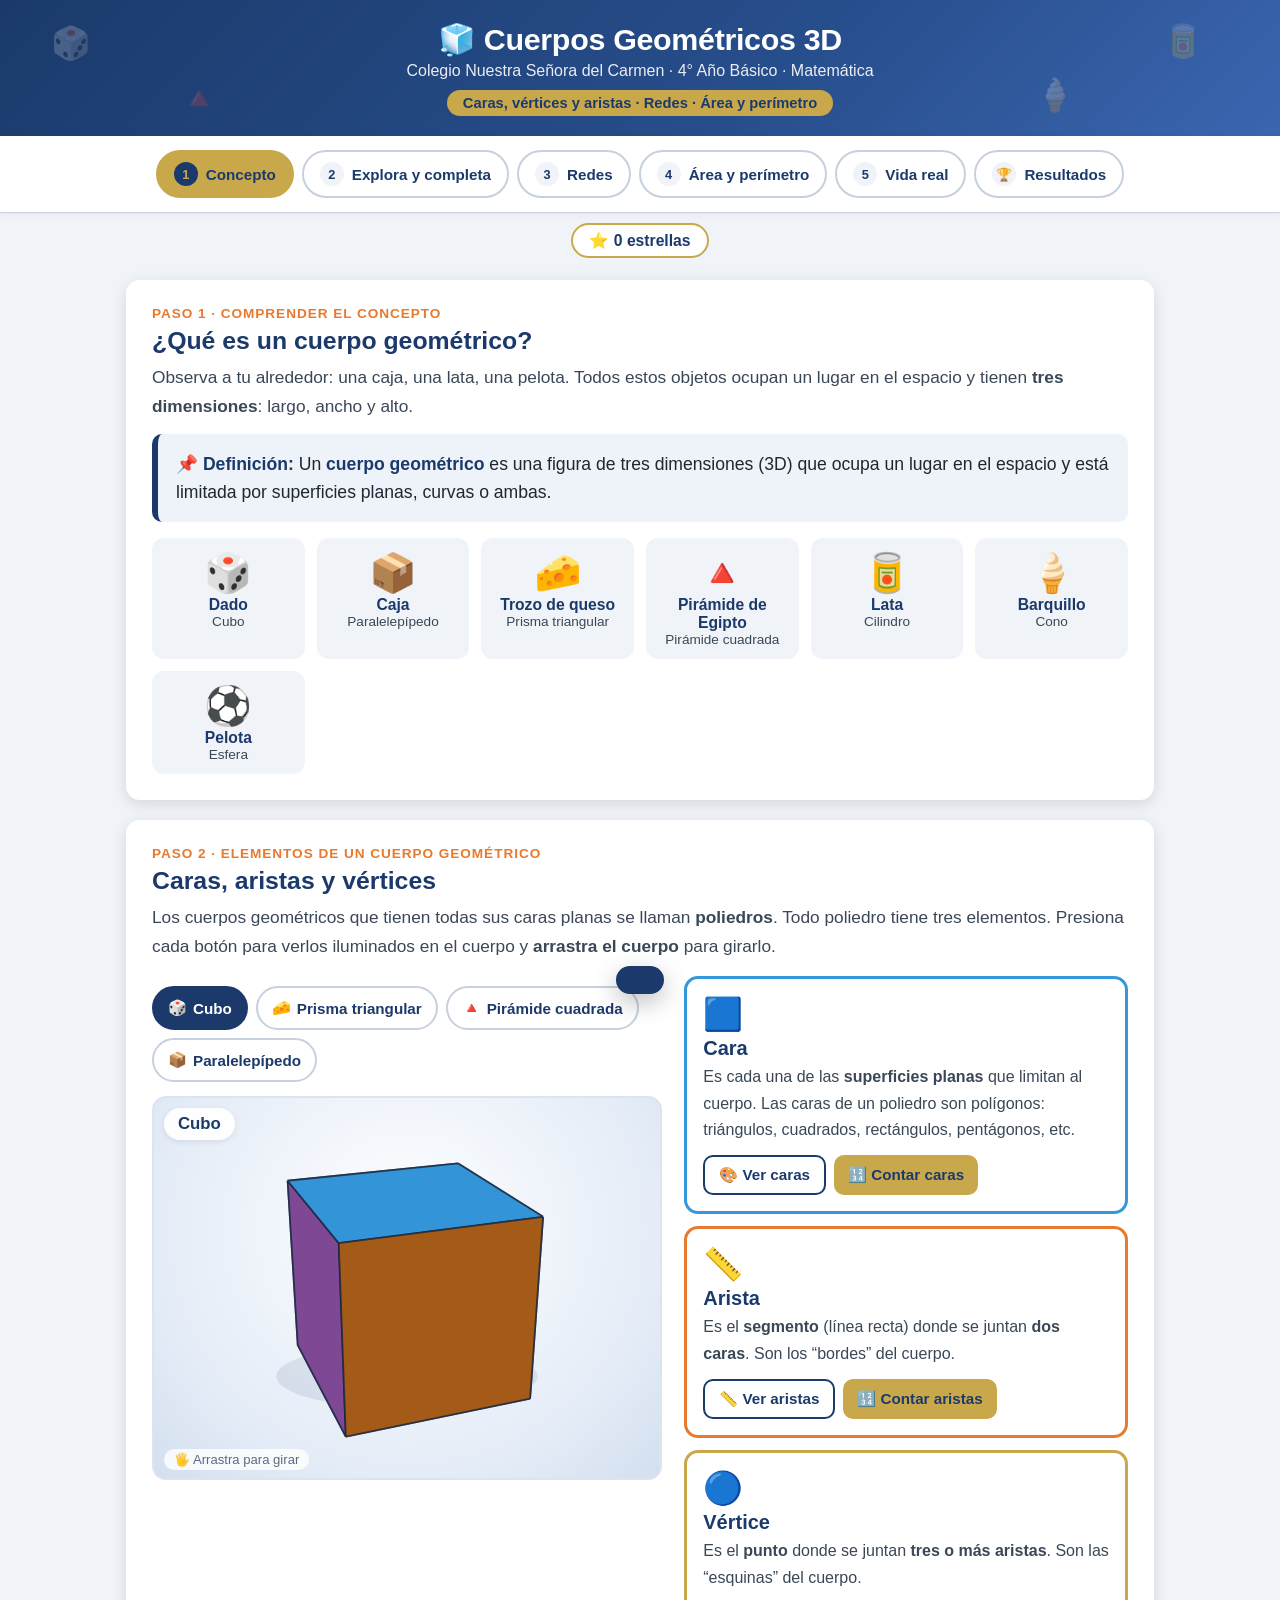
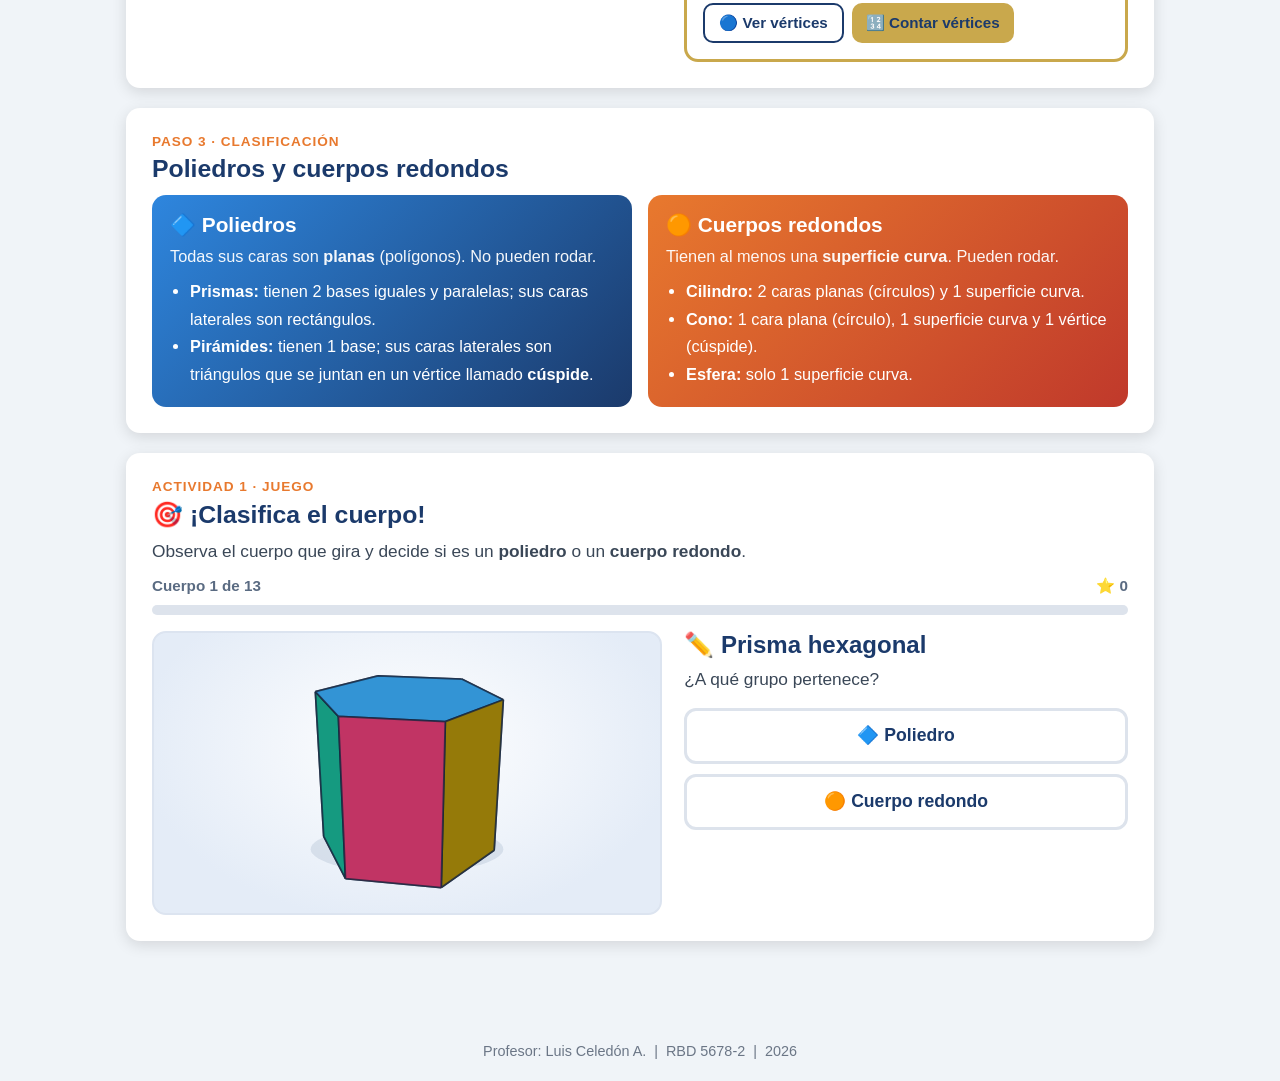
<file: juegos/geometria/cuerpos-geometricos.html>
<!DOCTYPE html>
<html lang="es">
<head>
<meta charset="UTF-8">
<meta name="viewport" content="width=device-width, initial-scale=1.0">
<title>Cuerpos Geométricos 3D</title>
<style>
  *, *::before, *::after { box-sizing: border-box; margin: 0; padding: 0; }
  :root {
    --azul: #1B3A6B;
    --azul-2: #274E8C;
    --dorado: #C9A84C;
    --verde: #27AE60;
    --rojo: #E74C3C;
    --naranja: #E8792E;
    --morado: #8E44AD;
    --celeste: #2E86DE;
    --fondo: #F0F4F8;
    --blanco: #FFFFFF;
    --texto: #1F2733;
    --texto-2: #3A4757;
    --gris-linea: #C7D0DD;
    --sombra: 0 4px 15px rgba(0,0,0,0.12);
    --radio: 14px;
    color-scheme: light;
  }
  html { scroll-behavior: smooth; }
  body { font-family: 'Segoe UI', Arial, sans-serif; background: var(--fondo); color: var(--texto); min-height: 100vh; font-size: 17px; -webkit-font-smoothing: antialiased; }
  @media (prefers-reduced-motion: reduce) { .confetti-pieza { animation-duration: .01ms !important; } }

  /* ===== HEADER ===== */
  header { position: relative; overflow: hidden; background: linear-gradient(135deg, var(--azul), var(--azul-2) 60%, #3B66B0); color: var(--blanco); padding: 22px 20px 20px; text-align: center; }
  header h1 { font-size: 1.9rem; letter-spacing: -.01em; position: relative; z-index: 1; }
  header .subtitulo { font-size: 1rem; opacity: .9; margin-top: 4px; position: relative; z-index: 1; }
  header .badge { display: inline-block; background: var(--dorado); color: var(--azul); font-weight: 700; padding: 5px 16px; border-radius: 20px; font-size: .92rem; margin-top: 10px; position: relative; z-index: 1; }
  .flota { position: absolute; font-size: 2rem; opacity: .22; animation: flotar 7s ease-in-out infinite; }
  @keyframes flotar { 0%,100% { transform: translateY(0) rotate(0); } 50% { transform: translateY(-14px) rotate(18deg); } }

  /* ===== NAV ===== */
  nav.menu-tabs { display: flex; flex-wrap: wrap; gap: 8px; justify-content: center; padding: 14px 12px; background: var(--blanco); border-bottom: 1px solid var(--gris-linea); position: sticky; top: 0; z-index: 30; box-shadow: 0 2px 8px rgba(0,0,0,.05); }
  .tab { display: flex; align-items: center; gap: 8px; padding: 10px 16px; min-height: 44px; border-radius: 999px; border: 2px solid var(--gris-linea); background: var(--blanco); color: var(--azul); font-size: .95rem; font-weight: 700; cursor: pointer; transition: .18s; font-family: inherit; }
  .tab .num { display: inline-flex; align-items: center; justify-content: center; width: 24px; height: 24px; border-radius: 50%; background: var(--fondo); font-size: .8rem; }
  .tab:hover { border-color: var(--azul-2); transform: translateY(-1px); }
  .tab.activa { background: var(--dorado); border-color: var(--dorado); color: var(--azul); }
  .tab.activa .num { background: var(--azul); color: var(--dorado); }

  .marcador { display: flex; justify-content: center; gap: 10px; flex-wrap: wrap; padding: 10px 12px 0; }
  .marcador span { background: var(--blanco); border: 2px solid var(--dorado); border-radius: 999px; padding: 6px 16px; font-weight: 700; color: var(--azul); font-size: .98rem; }

  main { max-width: 1060px; margin: 0 auto; padding: 22px 16px 60px; }
  .seccion { display: none; }
  .seccion.activa { display: block; animation: fadeIn .4s ease; }
  @keyframes fadeIn { from { opacity: 0; transform: translateY(10px); } to { opacity: 1; transform: translateY(0); } }

  /* ===== CARDS ===== */
  .card { background: var(--blanco); border-radius: var(--radio); padding: 26px; box-shadow: var(--sombra); margin-bottom: 20px; }
  .card h2 { color: var(--azul); font-size: 1.55rem; margin-bottom: 8px; }
  .card h3 { color: var(--azul); font-size: 1.2rem; margin-bottom: 6px; }
  .kicker { color: var(--naranja); font-weight: 800; font-size: .85rem; letter-spacing: .07em; text-transform: uppercase; margin-bottom: 6px; display: block; }
  .card p { line-height: 1.65; font-size: 1.08rem; color: var(--texto-2); }
  .card p + p { margin-top: 10px; }
  .def-box { background: #EEF2F9; border-left: 6px solid var(--azul); border-radius: 10px; padding: 16px 18px; margin-top: 14px; font-size: 1.1rem; line-height: 1.6; }
  .def-box strong { color: var(--azul); }
  .def-box.dorada { background: #FBF5E6; border-left-color: var(--dorado); }
  .def-box.verde { background: #E9F7EF; border-left-color: var(--verde); }
  .nota { background: #FFF8E1; border: 2px dashed var(--dorado); border-radius: 12px; padding: 14px 16px; margin-top: 16px; font-size: 1.02rem; line-height: 1.55; }

  .grid-2 { display: grid; grid-template-columns: 1.15fr 1fr; gap: 22px; align-items: start; }
  .grid-3 { display: grid; grid-template-columns: repeat(3, 1fr); gap: 14px; }
  @media (max-width: 820px) { .grid-2 { grid-template-columns: 1fr; } .grid-3 { grid-template-columns: 1fr; } }

  /* ===== BOTONES ===== */
  .btn { display: inline-flex; align-items: center; justify-content: center; gap: 6px; min-height: 46px; padding: 10px 22px; border: none; border-radius: 10px; font-size: 1.05rem; font-weight: 700; cursor: pointer; transition: transform .15s, box-shadow .15s, opacity .15s; font-family: inherit; }
  .btn:hover { transform: translateY(-2px); box-shadow: 0 6px 14px rgba(0,0,0,.15); }
  .btn:active { transform: translateY(0); }
  .btn:disabled { opacity: .45; cursor: not-allowed; transform: none; box-shadow: none; }
  .btn-primario { background: var(--azul); color: var(--blanco); }
  .btn-acento { background: var(--dorado); color: var(--azul); }
  .btn-verde { background: var(--verde); color: var(--blanco); }
  .btn-borde { background: var(--blanco); color: var(--azul); border: 2px solid var(--azul); }
  .btn-sm { min-height: 40px; padding: 7px 14px; font-size: .95rem; }
  .btn.on { background: var(--azul); color: var(--dorado); border-color: var(--azul); }
  .fila-btn { display: flex; flex-wrap: wrap; gap: 8px; margin-top: 12px; }

  /* ===== ESCENARIO 3D ===== */
  .escenario { position: relative; background: radial-gradient(ellipse at 50% 35%, #FFFFFF 0%, #E4ECF7 70%, #D3DFEF 100%); border-radius: var(--radio); border: 2px solid #DCE4F0; overflow: hidden; }
  .escenario canvas { display: block; width: 100%; height: 380px; cursor: grab; touch-action: none; }
  .escenario canvas:active { cursor: grabbing; }
  .escenario .ayuda { position: absolute; left: 10px; bottom: 8px; font-size: .82rem; color: #5A6B82; background: rgba(255,255,255,.8); padding: 3px 10px; border-radius: 999px; pointer-events: none; }
  .escenario .contador { position: absolute; right: 10px; top: 10px; background: var(--azul); color: var(--dorado); font-weight: 800; font-size: 1.15rem; padding: 6px 14px; border-radius: 999px; display: none; box-shadow: var(--sombra); }
  .escenario .contador.visible { display: block; animation: pop .35s ease; }
  .escenario .nombre-cuerpo { position: absolute; left: 10px; top: 10px; background: rgba(255,255,255,.92); color: var(--azul); font-weight: 800; font-size: 1.05rem; padding: 6px 14px; border-radius: 999px; box-shadow: 0 2px 6px rgba(0,0,0,.08); }
  @keyframes pop { 0% { transform: scale(.6); opacity: 0; } 70% { transform: scale(1.12); } 100% { transform: scale(1); opacity: 1; } }

  /* ===== ELEMENTOS ===== */
  .elem-card { border: 3px solid var(--gris-linea); border-radius: var(--radio); padding: 16px; transition: .2s; background: var(--blanco); }
  .elem-card:hover { transform: translateY(-3px); box-shadow: var(--sombra); }
  .elem-card .ic { font-size: 2rem; }
  .elem-card h3 { font-size: 1.25rem; margin: 4px 0; }
  .elem-card p { font-size: 1rem; }
  .elem-card.cara { border-color: #3498DB; }
  .elem-card.arista { border-color: var(--naranja); }
  .elem-card.vertice { border-color: var(--dorado); }

  .ejemplos { display: grid; grid-template-columns: repeat(auto-fit, minmax(130px, 1fr)); gap: 12px; margin-top: 16px; }
  .ejemplo { text-align: center; background: var(--fondo); border-radius: 12px; padding: 12px 8px; font-size: .98rem; font-weight: 600; color: var(--azul); transition: .2s; }
  .ejemplo:hover { transform: scale(1.06) rotate(-2deg); background: #FBF5E6; }
  .ejemplo .e { font-size: 2.4rem; display: block; animation: rebote 2.4s ease-in-out infinite; }
  .ejemplo:nth-child(2n) .e { animation-delay: .4s; }
  .ejemplo:nth-child(3n) .e { animation-delay: .8s; }
  @keyframes rebote { 0%,100% { transform: translateY(0); } 50% { transform: translateY(-6px); } }
  .ejemplo small { display: block; color: var(--texto-2); font-weight: 400; font-size: .85rem; }

  .clasif { display: grid; grid-template-columns: 1fr 1fr; gap: 16px; margin-top: 12px; }
  @media (max-width: 700px) { .clasif { grid-template-columns: 1fr; } }
  .clasif > div { border-radius: var(--radio); padding: 18px; color: var(--blanco); }
  .clasif h3 { color: var(--blanco) !important; font-size: 1.3rem; }
  .clasif p { color: rgba(255,255,255,.95) !important; font-size: 1.02rem !important; }
  .clasif ul { margin: 8px 0 0 20px; line-height: 1.7; font-size: 1.02rem; }
  .poli-box { background: linear-gradient(135deg, #2E86DE, #1B3A6B); }
  .redo-box { background: linear-gradient(135deg, #E8792E, #C0392B); }

  /* ===== SELECTOR DE CUERPOS ===== */
  .chips { display: flex; flex-wrap: wrap; gap: 8px; margin: 10px 0 14px; }
  .chip { display: inline-flex; align-items: center; gap: 6px; min-height: 44px; padding: 8px 14px; border-radius: 999px; border: 2px solid var(--gris-linea); background: var(--blanco); font-weight: 700; color: var(--azul); cursor: pointer; font-size: .95rem; transition: .15s; font-family: inherit; }
  .chip:hover { border-color: var(--azul-2); }
  .chip.activa { background: var(--azul); color: var(--blanco); border-color: var(--azul); }
  .chip .ok { color: var(--verde); font-size: 1rem; }
  .chip.activa .ok { color: #7DF0A8; }

  /* ===== FORMULARIOS ===== */
  .campo { display: flex; align-items: center; justify-content: space-between; gap: 12px; background: var(--fondo); border-radius: 12px; padding: 10px 14px; margin-top: 10px; font-size: 1.12rem; font-weight: 700; color: var(--azul); }
  .campo .lbl { display: flex; align-items: center; gap: 8px; }
  .campo .punto { width: 16px; height: 16px; border-radius: 50%; display: inline-block; }
  input.num { width: 96px; height: 50px; font-size: 1.4rem; font-weight: 800; text-align: center; border: 3px solid var(--gris-linea); border-radius: 10px; color: var(--azul); font-family: inherit; background: var(--blanco); }
  input.num:focus { outline: none; border-color: var(--dorado); box-shadow: 0 0 0 4px rgba(201,168,76,.25); }
  input.num.bien { border-color: var(--verde); background: #E8F8F0; }
  input.num.mal { border-color: var(--rojo); background: #FDEEEE; animation: sacudir .4s; }
  @keyframes sacudir { 0%,100% { transform: translateX(0); } 25% { transform: translateX(-6px); } 75% { transform: translateX(6px); } }

  .feedback { padding: 14px 18px; border-radius: 12px; margin-top: 14px; font-size: 1.08rem; font-weight: 600; line-height: 1.5; display: none; }
  .feedback.visible { display: block; animation: fadeIn .3s ease; }
  .feedback.correcto { background: #E8F8F0; color: #1A6B3A; border-left: 6px solid var(--verde); }
  .feedback.incorrecto { background: #FDEEEE; color: #922B1A; border-left: 6px solid var(--rojo); }
  .feedback.info { background: #EEF2F9; color: var(--azul); border-left: 6px solid var(--azul); }

  /* ===== TABLA ===== */
  .tabla-wrap { overflow-x: auto; margin-top: 12px; }
  table.tabla { width: 100%; border-collapse: collapse; font-size: 1.02rem; min-width: 560px; }
  .tabla th { background: var(--azul); color: var(--blanco); padding: 10px 8px; font-size: .95rem; }
  .tabla th:first-child { border-top-left-radius: 10px; } .tabla th:last-child { border-top-right-radius: 10px; }
  .tabla td { padding: 9px 8px; text-align: center; border-bottom: 1px solid #E3E8EF; }
  .tabla td:first-child { text-align: left; font-weight: 700; color: var(--azul); }
  .tabla tr:nth-child(even) td { background: #F7F9FC; }
  .tabla td.vacio { color: #B0B9C6; font-weight: 800; }
  .tabla td.lleno { color: var(--verde); font-weight: 800; animation: pop .4s ease; }

  /* ===== JUEGO CLASIFICA / QUIZ REDES ===== */
  .mini-escenario { background: radial-gradient(ellipse at 50% 40%, #fff, #E4ECF7 75%); border-radius: var(--radio); border: 2px solid #DCE4F0; }
  .mini-escenario canvas { display: block; width: 100%; height: 280px; }
  .opciones { display: grid; grid-template-columns: 1fr 1fr; gap: 10px; margin-top: 14px; }
  .btn-opcion { min-height: 56px; padding: 12px; border-radius: 12px; border: 3px solid #DDE3EC; background: var(--blanco); font-size: 1.1rem; font-weight: 700; color: var(--azul); cursor: pointer; transition: .15s; font-family: inherit; }
  .btn-opcion:hover:not(:disabled) { border-color: var(--azul); background: #EEF2F9; transform: translateY(-2px); }
  .btn-opcion.correcta { border-color: var(--verde); background: #E8F8F0; color: #1A6B3A; }
  .btn-opcion.incorrecta { border-color: var(--rojo); background: #FDEEEE; color: #922B1A; }
  .btn-opcion:disabled { cursor: default; }
  .progreso-barra { height: 10px; background: #DDE3EC; border-radius: 6px; overflow: hidden; margin: 10px 0 16px; }
  .progreso-fill { height: 100%; background: linear-gradient(90deg, var(--dorado), var(--naranja)); border-radius: 6px; transition: width .5s ease; }
  .progreso-texto { display: flex; justify-content: space-between; font-size: .95rem; color: #5A6B82; font-weight: 600; }

  /* ===== EJERCICIOS ===== */
  .subtabs { display: flex; gap: 10px; flex-wrap: wrap; margin-bottom: 16px; }
  .subtab { flex: 1; min-width: 180px; min-height: 54px; border-radius: 12px; border: 3px solid var(--gris-linea); background: var(--blanco); font-size: 1.1rem; font-weight: 800; color: var(--azul); cursor: pointer; font-family: inherit; transition: .15s; }
  .subtab.activa.area { background: linear-gradient(135deg, #2E86DE, #1B3A6B); color: #fff; border-color: #1B3A6B; }
  .subtab.activa.peri { background: linear-gradient(135deg, #E8792E, #C0392B); color: #fff; border-color: #C0392B; }
  .puntos-nav { display: flex; gap: 8px; justify-content: center; margin-bottom: 14px; flex-wrap: wrap; }
  .pnav { width: 44px; height: 44px; border-radius: 50%; border: 3px solid var(--gris-linea); background: var(--blanco); font-weight: 800; color: var(--azul); cursor: pointer; font-size: 1rem; font-family: inherit; transition: .15s; }
  .pnav.actual { border-color: var(--dorado); background: var(--dorado); transform: scale(1.12); }
  .pnav.hecho { border-color: var(--verde); background: #E8F8F0; color: var(--verde); }
  .pnav.fallado { border-color: var(--rojo); background: #FDEEEE; color: var(--rojo); }
  .ej-card { border-radius: var(--radio); border: 3px solid #DCE4F0; padding: 20px; background: var(--blanco); }
  .ej-head { display: flex; align-items: center; gap: 12px; margin-bottom: 10px; }
  .ej-head .icono { font-size: 2.6rem; animation: rebote 2.4s ease-in-out infinite; }
  .ej-head h3 { font-size: 1.3rem; color: var(--azul); }
  .ej-head .tag { display: inline-block; font-size: .8rem; font-weight: 800; padding: 3px 10px; border-radius: 999px; color: #fff; margin-bottom: 4px; }
  .enunciado { font-size: 1.2rem; line-height: 1.6; color: var(--texto); margin: 6px 0 12px; }
  .fig-box { background: #FAFBFD; border-radius: 12px; border: 2px solid #E3E8EF; }
  .fig-box svg { display: block; width: 100%; height: auto; max-height: 360px; }
  .sol-text { min-height: 34px; text-align: center; font-size: 1.25rem; font-weight: 800; color: var(--azul); padding: 8px; }
  .respuesta { display: flex; align-items: center; gap: 10px; flex-wrap: wrap; margin-top: 14px; font-size: 1.15rem; font-weight: 700; color: var(--azul); }
  .respuesta input.num { width: 130px; }
  .estrellas { font-size: 1.3rem; letter-spacing: 2px; }

  /* ===== CONSTRUCTOR ===== */
  .slider-fila { display: flex; align-items: center; gap: 12px; margin-top: 10px; font-weight: 700; color: var(--azul); font-size: 1.08rem; }
  .slider-fila input[type=range] { flex: 1; accent-color: var(--dorado); height: 30px; }
  .slider-fila output { min-width: 64px; text-align: center; background: var(--azul); color: var(--dorado); border-radius: 8px; padding: 4px 8px; }
  .formula { font-size: 1.2rem; font-weight: 800; padding: 12px; border-radius: 10px; margin-top: 10px; text-align: center; }
  .formula.p { background: #FDF0E6; color: #B3541E; }
  .formula.a { background: #E8F1FB; color: #1B4F8C; }

  /* ===== RESULTADOS ===== */
  .puntaje-grande { font-size: 4rem; font-weight: 900; color: var(--azul); text-align: center; line-height: 1.1; }
  .clasificacion { font-size: 1.7rem; text-align: center; margin: 10px 0; font-weight: 800; color: var(--azul); }
  .res-fila { display: grid; grid-template-columns: 1fr 2fr 90px; gap: 12px; align-items: center; padding: 10px 0; border-bottom: 1px solid #E3E8EF; font-weight: 700; color: var(--azul); }
  .res-barra { height: 16px; background: #E3E8EF; border-radius: 999px; overflow: hidden; }
  .res-barra div { height: 100%; border-radius: 999px; transition: width 1s ease; }
  @media (max-width: 560px) { .res-fila { grid-template-columns: 1fr; gap: 4px; } }

  .confetti-container { position: fixed; inset: 0; pointer-events: none; z-index: 999; overflow: hidden; }
  .confetti-pieza { position: absolute; top: -20px; width: 11px; height: 11px; border-radius: 2px; animation: caer 2.6s ease-in forwards; }
  @keyframes caer { 0% { opacity: 1; transform: translateY(-20px) rotate(0deg); } 100% { opacity: 0; transform: translateY(100vh) rotate(720deg); } }

  .toast { position: fixed; left: 50%; bottom: 26px; transform: translateX(-50%) translateY(120px); background: var(--azul); color: #fff; padding: 14px 24px; border-radius: 14px; font-weight: 800; font-size: 1.15rem; box-shadow: 0 8px 24px rgba(0,0,0,.25); z-index: 1000; transition: transform .35s cubic-bezier(.2,1.4,.4,1); }
  .toast.visible { transform: translateX(-50%) translateY(0); }

  footer { text-align: center; padding: 22px; color: #6B7686; font-size: .9rem; }

  @media (max-width: 520px) {
    body { font-size: 16px; }
    header h1 { font-size: 1.4rem; }
    .card { padding: 18px; }
    .tab { font-size: .85rem; padding: 8px 12px; }
    .escenario canvas { height: 320px; }
    .opciones { grid-template-columns: 1fr; }
    .enunciado { font-size: 1.1rem; }
  }
</style>
</head>
<body>

<header>
  <span class="flota" style="left:4%;top:18%">🎲</span>
  <span class="flota" style="left:14%;top:58%;animation-delay:1s">🔺</span>
  <span class="flota" style="right:6%;top:16%;animation-delay:2s">🥫</span>
  <span class="flota" style="right:16%;top:56%;animation-delay:.5s">🍦</span>
  <h1>🧊 Cuerpos Geométricos 3D</h1>
  <div class="subtitulo">Colegio Nuestra Señora del Carmen · 4° Año Básico · Matemática</div>
  <span class="badge">Caras, vértices y aristas · Redes · Área y perímetro</span>
</header>

<nav class="menu-tabs" id="menuTabs">
  <button class="tab activa" data-seccion="s1"><span class="num">1</span> Concepto</button>
  <button class="tab" data-seccion="s2"><span class="num">2</span> Explora y completa</button>
  <button class="tab" data-seccion="s3"><span class="num">3</span> Redes</button>
  <button class="tab" data-seccion="s4"><span class="num">4</span> Área y perímetro</button>
  <button class="tab" data-seccion="s5"><span class="num">5</span> Vida real</button>
  <button class="tab" data-seccion="s6"><span class="num">🏆</span> Resultados</button>
</nav>
<div class="marcador"><span id="marcadorTotal">⭐ 0 estrellas</span></div>

<main>

<!-- =================================================== -->
<!-- SECCIÓN 1: CONCEPTO                                 -->
<!-- =================================================== -->
<section class="seccion activa" id="s1">
  <div class="card">
    <span class="kicker">Paso 1 · Comprender el concepto</span>
    <h2>¿Qué es un cuerpo geométrico?</h2>
    <p>Observa a tu alrededor: una caja, una lata, una pelota. Todos estos objetos ocupan un lugar en el espacio y tienen <strong>tres dimensiones</strong>: largo, ancho y alto.</p>
    <div class="def-box"><strong>📌 Definición:</strong> Un <strong>cuerpo geométrico</strong> es una figura de tres dimensiones (3D) que ocupa un lugar en el espacio y está limitada por superficies planas, curvas o ambas.</div>
    <div class="ejemplos">
      <div class="ejemplo"><span class="e">🎲</span>Dado<small>Cubo</small></div>
      <div class="ejemplo"><span class="e">📦</span>Caja<small>Paralelepípedo</small></div>
      <div class="ejemplo"><span class="e">🧀</span>Trozo de queso<small>Prisma triangular</small></div>
      <div class="ejemplo"><span class="e">🔺</span>Pirámide de Egipto<small>Pirámide cuadrada</small></div>
      <div class="ejemplo"><span class="e">🥫</span>Lata<small>Cilindro</small></div>
      <div class="ejemplo"><span class="e">🍦</span>Barquillo<small>Cono</small></div>
      <div class="ejemplo"><span class="e">⚽</span>Pelota<small>Esfera</small></div>
    </div>
  </div>

  <div class="card">
    <span class="kicker">Paso 2 · Elementos de un cuerpo geométrico</span>
    <h2>Caras, aristas y vértices</h2>
    <p>Los cuerpos geométricos que tienen todas sus caras planas se llaman <strong>poliedros</strong>. Todo poliedro tiene tres elementos. Presiona cada botón para verlos iluminados en el cuerpo y <strong>arrastra el cuerpo</strong> para girarlo.</p>
    <div class="grid-2" style="margin-top:16px">
      <div>
        <div class="chips" id="chipsConcepto"></div>
        <div class="escenario">
          <canvas id="cvConcepto"></canvas>
          <span class="nombre-cuerpo" id="nombreConcepto">Cubo</span>
          <span class="contador" id="contConcepto"></span>
          <span class="ayuda">🖐️ Arrastra para girar</span>
        </div>
      </div>
      <div>
        <div class="elem-card cara">
          <div class="ic">🟦</div>
          <h3>Cara</h3>
          <p>Es cada una de las <strong>superficies planas</strong> que limitan al cuerpo. Las caras de un poliedro son polígonos: triángulos, cuadrados, rectángulos, pentágonos, etc.</p>
          <div class="fila-btn"><button class="btn btn-sm btn-borde" data-modo="caras">🎨 Ver caras</button><button class="btn btn-sm btn-acento" data-contar="caras">🔢 Contar caras</button></div>
        </div>
        <div class="elem-card arista" style="margin-top:12px">
          <div class="ic">📏</div>
          <h3>Arista</h3>
          <p>Es el <strong>segmento</strong> (línea recta) donde se juntan <strong>dos caras</strong>. Son los “bordes” del cuerpo.</p>
          <div class="fila-btn"><button class="btn btn-sm btn-borde" data-modo="aristas">📏 Ver aristas</button><button class="btn btn-sm btn-acento" data-contar="aristas">🔢 Contar aristas</button></div>
        </div>
        <div class="elem-card vertice" style="margin-top:12px">
          <div class="ic">🔵</div>
          <h3>Vértice</h3>
          <p>Es el <strong>punto</strong> donde se juntan <strong>tres o más aristas</strong>. Son las “esquinas” del cuerpo.</p>
          <div class="fila-btn"><button class="btn btn-sm btn-borde" data-modo="vertices">🔵 Ver vértices</button><button class="btn btn-sm btn-acento" data-contar="vertices">🔢 Contar vértices</button></div>
        </div>
      </div>
    </div>
  </div>

  <div class="card">
    <span class="kicker">Paso 3 · Clasificación</span>
    <h2>Poliedros y cuerpos redondos</h2>
    <div class="clasif">
      <div class="poli-box">
        <h3>🔷 Poliedros</h3>
        <p>Todas sus caras son <strong>planas</strong> (polígonos). No pueden rodar.</p>
        <ul>
          <li><strong>Prismas:</strong> tienen 2 bases iguales y paralelas; sus caras laterales son rectángulos.</li>
          <li><strong>Pirámides:</strong> tienen 1 base; sus caras laterales son triángulos que se juntan en un vértice llamado <strong>cúspide</strong>.</li>
        </ul>
      </div>
      <div class="redo-box">
        <h3>🟠 Cuerpos redondos</h3>
        <p>Tienen al menos una <strong>superficie curva</strong>. Pueden rodar.</p>
        <ul>
          <li><strong>Cilindro:</strong> 2 caras planas (círculos) y 1 superficie curva.</li>
          <li><strong>Cono:</strong> 1 cara plana (círculo), 1 superficie curva y 1 vértice (cúspide).</li>
          <li><strong>Esfera:</strong> solo 1 superficie curva.</li>
        </ul>
      </div>
    </div>
  </div>

  <div class="card">
    <span class="kicker">Actividad 1 · Juego</span>
    <h2>🎯 ¡Clasifica el cuerpo!</h2>
    <p>Observa el cuerpo que gira y decide si es un <strong>poliedro</strong> o un <strong>cuerpo redondo</strong>.</p>
    <div class="progreso-texto" style="margin-top:12px"><span id="clasTexto">Cuerpo 1 de 13</span><span id="clasPuntos">⭐ 0</span></div>
    <div class="progreso-barra"><div class="progreso-fill" id="clasBarra" style="width:0%"></div></div>
    <div class="grid-2">
      <div class="mini-escenario"><canvas id="cvClasif"></canvas></div>
      <div>
        <h3 id="clasNombre" style="font-size:1.5rem;color:var(--azul)">—</h3>
        <p id="clasPista" style="margin-top:6px">¿A qué grupo pertenece?</p>
        <div class="opciones" style="grid-template-columns:1fr">
          <button class="btn-opcion" id="clasPoli">🔷 Poliedro</button>
          <button class="btn-opcion" id="clasRedo">🟠 Cuerpo redondo</button>
        </div>
        <div class="feedback" id="clasFeedback"></div>
        <div class="fila-btn"><button class="btn btn-primario" id="clasSig" style="display:none">Siguiente →</button></div>
      </div>
    </div>
  </div>
</section>

<!-- =================================================== -->
<!-- SECCIÓN 2: EXPLORA Y COMPLETA                       -->
<!-- =================================================== -->
<section class="seccion" id="s2">
  <div class="card">
    <span class="kicker">Actividad 2 · Explora y completa</span>
    <h2>🔍 Cuenta caras, vértices y aristas</h2>
    <p>Elige un cuerpo geométrico, gíralo, usa los botones de ayuda y <strong>completa</strong> cuántas caras, vértices y aristas tiene. Cada cuerpo resuelto completa la tabla final.</p>
    <div class="chips" id="chipsExplora"></div>
    <div class="grid-2">
      <div>
        <div class="escenario">
          <canvas id="cvExplora"></canvas>
          <span class="nombre-cuerpo" id="nombreExplora">Cubo</span>
          <span class="contador" id="contExplora"></span>
          <span class="ayuda">🖐️ Arrastra para girar</span>
        </div>
        <div class="fila-btn" id="modosExplora"></div>
      </div>
      <div>
        <div class="def-box dorada" id="exploraInfo" style="margin-top:0"></div>
        <div id="exploraCampos"></div>
        <div class="fila-btn">
          <button class="btn btn-verde" id="exploraComprobar">✔ Comprobar</button>
          <button class="btn btn-borde" id="exploraSiguiente">Siguiente cuerpo →</button>
        </div>
        <div class="feedback" id="exploraFeedback"></div>
      </div>
    </div>
  </div>

  <div class="card">
    <span class="kicker">Tabla de resumen</span>
    <h2>📋 Mi tabla de cuerpos geométricos</h2>
    <p>Los casilleros se completan automáticamente cuando resuelves cada cuerpo.</p>
    <div class="tabla-wrap"><table class="tabla" id="tablaPoliedros"></table></div>
    <div class="nota">💡 <strong>¿Sabías que…?</strong> En todos los poliedros de esta tabla se cumple que <strong>Caras + Vértices − Aristas = 2</strong>. Esta relación se llama <strong>fórmula de Euler</strong>. Compruébalo en la última columna.</div>
    <h3 style="margin-top:22px">Cuerpos redondos</h3>
    <div class="tabla-wrap"><table class="tabla" id="tablaRedondos"></table></div>
  </div>
</section>

<!-- =================================================== -->
<!-- SECCIÓN 3: REDES                                    -->
<!-- =================================================== -->
<section class="seccion" id="s3">
  <div class="card">
    <span class="kicker">Paso 4 · Redes de cuerpos geométricos</span>
    <h2>📦 Desarma y arma los cuerpos</h2>
    <div class="def-box"><strong>📌 Definición:</strong> La <strong>red</strong> de un cuerpo geométrico es la figura plana (2D) que se obtiene al <strong>desarmar</strong> el cuerpo y extender todas sus caras sobre una superficie. Si se pliega la red, se vuelve a formar el cuerpo.</div>
    <div class="chips" id="chipsRedes" style="margin-top:16px"></div>
    <div class="grid-2">
      <div>
        <div class="escenario">
          <canvas id="cvRedes"></canvas>
          <span class="nombre-cuerpo" id="nombreRedes">Cubo</span>
          <span class="ayuda">🖐️ Arrastra para girar</span>
        </div>
      </div>
      <div>
        <div class="fila-btn" style="margin-top:0">
          <button class="btn btn-acento" id="btnDesarmar">📂 Desarmar</button>
          <button class="btn btn-primario" id="btnArmar">📦 Armar</button>
        </div>
        <div class="slider-fila">
          <span>Red</span>
          <input type="range" id="sliderPliegue" min="0" max="100" value="100" aria-label="Nivel de plegado">
          <span>Cuerpo</span>
        </div>
        <div class="fila-btn">
          <button class="btn btn-sm btn-borde on" id="btnGiro">🔄 Giro automático</button>
          <button class="btn btn-sm btn-borde" id="btnNumeros">🔢 Numerar caras</button>
        </div>
        <div class="def-box verde" id="redesInfo"></div>
      </div>
    </div>
  </div>

  <div class="card">
    <span class="kicker">Actividad 3 · Juego</span>
    <h2>🧩 ¿De qué cuerpo es esta red?</h2>
    <p>Observa la red y elige el cuerpo geométrico que se forma al plegarla. ¡Al responder, la red se armará sola!</p>
    <div class="progreso-texto" style="margin-top:12px"><span id="qrTexto">Red 1 de 8</span><span id="qrPuntos">⭐ 0</span></div>
    <div class="progreso-barra"><div class="progreso-fill" id="qrBarra" style="width:0%"></div></div>
    <div class="grid-2">
      <div class="mini-escenario"><canvas id="cvQuizRed"></canvas></div>
      <div>
        <div class="opciones" id="qrOpciones"></div>
        <div class="feedback" id="qrFeedback"></div>
        <div class="fila-btn"><button class="btn btn-primario" id="qrSig" style="display:none">Siguiente red →</button></div>
      </div>
    </div>
  </div>
</section>

<!-- =================================================== -->
<!-- SECCIÓN 4: ÁREA Y PERÍMETRO                         -->
<!-- =================================================== -->
<section class="seccion" id="s4">
  <div class="card">
    <span class="kicker">Paso 5 · Área y perímetro</span>
    <h2>📏 Perímetro y 🟦 área de una figura plana</h2>
    <p>Las caras de los cuerpos geométricos y sus redes son <strong>figuras planas</strong>. En ellas podemos medir dos cosas distintas: su <strong>contorno</strong> y su <strong>superficie</strong>.</p>
    <div class="grid-2" style="margin-top:6px">
      <div class="def-box" style="border-left-color:var(--naranja);background:#FDF0E6"><strong style="color:#B3541E">📏 Perímetro:</strong> es la <strong>medida del contorno</strong> de una figura plana. Se calcula <strong>sumando las medidas de todos sus lados</strong>. Se expresa en unidades de longitud: <strong>cm, m</strong>.</div>
      <div class="def-box"><strong>🟦 Área:</strong> es la <strong>medida de la superficie</strong> de una figura plana: la cantidad de cuadrados de 1 unidad que la cubren. Se expresa en unidades cuadradas: <strong>cm², m²</strong>.</div>
    </div>
    <div class="nota">📐 En un <strong>rectángulo</strong>: el área se obtiene multiplicando <strong>largo × ancho</strong>, porque hay tantas filas de cuadrados como indica el ancho, y cada fila tiene tantos cuadrados como indica el largo.</div>
  </div>

  <div class="card">
    <span class="kicker">Laboratorio · Construye tu rectángulo</span>
    <h2>🧪 Rectángulo interactivo</h2>
    <p>Mueve los controles para cambiar el largo y el ancho (cada cuadrado mide 1 cm de lado). Luego observa la animación del perímetro y del área.</p>
    <div class="grid-2" style="margin-top:12px">
      <div>
        <div class="fig-box"><svg id="svgLab" viewBox="0 0 520 340"></svg></div>
        <div class="sol-text" id="labTexto"></div>
      </div>
      <div>
        <div class="slider-fila"><span>Largo</span><input type="range" id="labLargo" min="1" max="10" value="5"><output id="labLargoOut">5 cm</output></div>
        <div class="slider-fila"><span>Ancho</span><input type="range" id="labAncho" min="1" max="6" value="3"><output id="labAnchoOut">3 cm</output></div>
        <div class="fila-btn">
          <button class="btn btn-acento" id="labPeri">🐜 Recorrer el contorno</button>
          <button class="btn btn-primario" id="labArea">🟦 Cubrir con cuadrados</button>
        </div>
        <div class="formula p" id="labFormP"></div>
        <div class="formula a" id="labFormA"></div>
      </div>
    </div>
  </div>

  <div class="card">
    <span class="kicker">Actividad 4 · Ejercicios de cálculo</span>
    <h2>✏️ Calcula el área y el perímetro</h2>
    <div class="subtabs">
      <button class="subtab area activa" data-serie="area">🟦 Área · 5 ejercicios</button>
      <button class="subtab peri" data-serie="perimetro">📏 Perímetro · 5 ejercicios</button>
    </div>
    <div id="serie-area"></div>
    <div id="serie-perimetro" style="display:none"></div>
  </div>
</section>

<!-- =================================================== -->
<!-- SECCIÓN 5: VIDA REAL                                -->
<!-- =================================================== -->
<section class="seccion" id="s5">
  <div class="card">
    <span class="kicker">Paso 6 · Resolución de problemas</span>
    <h2>🌎 Área y perímetro en la vida real</h2>
    <p>Para resolver un problema, sigue estos pasos:</p>
    <div class="grid-3" style="margin-top:12px">
      <div class="def-box" style="margin-top:0">1️⃣ <strong>Comprende:</strong> lee con atención. ¿Te piden el <strong>contorno</strong> (perímetro) o la <strong>superficie</strong> (área)?</div>
      <div class="def-box dorada" style="margin-top:0">2️⃣ <strong>Planifica y calcula:</strong> identifica las medidas y elige la operación: <strong>sumar lados</strong> o <strong>multiplicar largo × ancho</strong>.</div>
      <div class="def-box verde" style="margin-top:0">3️⃣ <strong>Responde:</strong> revisa tu resultado y escribe la <strong>unidad</strong> correcta (m o m², cm o cm²).</div>
    </div>
  </div>
  <div class="card">
    <span class="kicker">Actividad 5 · Problemas</span>
    <h2>🏡 Problemas de la vida cotidiana</h2>
    <div class="subtabs">
      <button class="subtab area activa" data-serie="realArea">🟦 Área · 5 problemas</button>
      <button class="subtab peri" data-serie="realPerimetro">📏 Perímetro · 5 problemas</button>
    </div>
    <div id="serie-realArea"></div>
    <div id="serie-realPerimetro" style="display:none"></div>
  </div>
</section>

<!-- =================================================== -->
<!-- SECCIÓN 6: RESULTADOS                               -->
<!-- =================================================== -->
<section class="seccion" id="s6">
  <div class="card" style="text-align:center">
    <span class="kicker">Resultados finales</span>
    <div class="puntaje-grande" id="resPorc">0%</div>
    <div class="clasificacion" id="resClasif"></div>
    <p id="resEstrellas" style="font-size:1.15rem"></p>
  </div>
  <div class="card">
    <h2>📊 Mi avance por actividad</h2>
    <div id="resFilas"></div>
    <div id="resRepaso" style="margin-top:16px"></div>
    <div class="fila-btn" style="justify-content:center;margin-top:20px">
      <button class="btn btn-primario" id="btnReiniciar">🔄 Jugar de nuevo</button>
    </div>
  </div>
</section>

</main>

<div class="confetti-container" id="confetti"></div>
<div class="toast" id="toast"></div>
<footer>Profesor: Luis Celedón A. &nbsp;|&nbsp; RBD 5678-2 &nbsp;|&nbsp; 2026</footer>

<script>
'use strict';
/* =========================================================
   1. ÁLGEBRA 3D
   ========================================================= */
const sub = (a, b) => [a[0] - b[0], a[1] - b[1], a[2] - b[2]];
const add = (a, b) => [a[0] + b[0], a[1] + b[1], a[2] + b[2]];
const esc = (a, k) => [a[0] * k, a[1] * k, a[2] * k];
const dot = (a, b) => a[0] * b[0] + a[1] * b[1] + a[2] * b[2];
const cross = (a, b) => [a[1] * b[2] - a[2] * b[1], a[2] * b[0] - a[0] * b[2], a[0] * b[1] - a[1] * b[0]];
const largo = a => Math.hypot(a[0], a[1], a[2]);
const unit = a => { const l = largo(a) || 1; return [a[0] / l, a[1] / l, a[2] / l]; };
const I3 = [[1, 0, 0], [0, 1, 0], [0, 0, 1]];
function rotMat(u, ang) {
  const [x, y, z] = u, c = Math.cos(ang), s = Math.sin(ang), t = 1 - c;
  return [[t * x * x + c, t * x * y - s * z, t * x * z + s * y],
          [t * x * y + s * z, t * y * y + c, t * y * z - s * x],
          [t * x * z - s * y, t * y * z + s * x, t * z * z + c]];
}
const mulMV = (M, v) => [dot(M[0], v), dot(M[1], v), dot(M[2], v)];
function mulMM(A, B) {
  const R = [[0, 0, 0], [0, 0, 0], [0, 0, 0]];
  for (let i = 0; i < 3; i++) for (let j = 0; j < 3; j++) R[i][j] = A[i][0] * B[0][j] + A[i][1] * B[1][j] + A[i][2] * B[2][j];
  return R;
}
const clamp = (x, a, b) => Math.max(a, Math.min(b, x));
const lerp = (a, b, t) => a + (b - a) * t;
const suave = t => t < .5 ? 4 * t * t * t : 1 - Math.pow(-2 * t + 2, 3) / 2;
function hexRgb(h) { const n = parseInt(h.slice(1), 16); return [(n >> 16) & 255, (n >> 8) & 255, n & 255]; }
function rgbStr(c, k = 1, mezclaBlanco = 0, alfa = 1) {
  const r = c.map(v => clamp(Math.round(lerp(v * k, 255, mezclaBlanco)), 0, 255));
  return `rgba(${r[0]},${r[1]},${r[2]},${alfa})`;
}

/* =========================================================
   2. CONSTRUCCIÓN DE CUERPOS
   ========================================================= */
const PALETA = ['#E74C3C', '#3498DB', '#F1C40F', '#2ECC71', '#9B59B6', '#E67E22', '#1ABC9C', '#EC407A', '#5C6BC0', '#26C6DA', '#FF7043', '#8BC34A'];
const poligono = (n, r, rot = 0) => Array.from({ length: n }, (_, i) => { const a = rot + i * 2 * Math.PI / n; return [r * Math.cos(a), r * Math.sin(a)]; });

function prisma(base, h) {
  const n = base.length;
  const v = base.map(p => [p[0], p[1], 0]).concat(base.map(p => [p[0], p[1], h]));
  const caras = [{ idx: [...Array(n).keys()].reverse() }, { idx: [...Array(n).keys()].map(i => i + n) }];
  for (let i = 0; i < n; i++) caras.push({ idx: [i, (i + 1) % n, (i + 1) % n + n, i + n] });
  // red en franja: laterales encadenados, bases unidas a la lateral central
  const m = Math.floor((n - 1) / 2), padre = new Array(n + 2).fill(-1);
  padre[2 + m] = 0; padre[1] = 2 + m;
  for (let i = m + 1; i < n; i++) padre[2 + i] = 2 + i - 1;
  for (let i = m - 1; i >= 0; i--) padre[2 + i] = 2 + i + 1;
  return { v, caras, padre };
}
function piramide(base, h, cadena = false) {
  const n = base.length;
  const v = base.map(p => [p[0], p[1], 0]).concat([[0, 0, h]]);
  const caras = [{ idx: [...Array(n).keys()].reverse() }];
  for (let i = 0; i < n; i++) caras.push({ idx: [i, (i + 1) % n, n] });
  let padre = null;
  if (cadena) { // red tipo cono: sector unido a la base en un punto
    const m = Math.floor(n / 2); padre = new Array(n + 1).fill(-1);
    padre[1 + m] = 0;
    for (let i = m + 1; i < n; i++) padre[1 + i] = 1 + i - 1;
    for (let i = m - 1; i >= 0; i--) padre[1 + i] = 1 + i + 1;
  }
  return { v, caras, padre };
}
function octaedro() {
  const X = [1.5, 0, 0], x = [-1.5, 0, 0], Y = [0, 1.5, 0], y = [0, -1.5, 0], Z = [0, 0, 1.5], z = [0, 0, -1.5];
  const v = [X, x, Y, y, Z, z], caras = [];
  for (const sx of [0, 1]) for (const sy of [2, 3]) for (const sz of [4, 5]) {
    const signo = (sx === 0 ? 1 : -1) * (sy === 2 ? 1 : -1) * (sz === 4 ? 1 : -1);
    caras.push({ idx: signo > 0 ? [sx, sy, sz] : [sx, sz, sy] });
  }
  return { v, caras, padre: null };
}
function esfera(r) {
  const NL = 12, NM = 20, v = [], caras = [];
  for (let i = 0; i <= NL; i++) { const th = Math.PI * i / NL; for (let j = 0; j < NM; j++) { const ph = 2 * Math.PI * j / NM; v.push([r * Math.sin(th) * Math.cos(ph), r * Math.sin(th) * Math.sin(ph), r - r * Math.cos(th)]); } }
  const id = (i, j) => i * NM + (j % NM);
  for (let i = 0; i < NL; i++) for (let j = 0; j < NM; j++) {
    const a = id(i, j), b = id(i, j + 1), c = id(i + 1, j + 1), d = id(i + 1, j);
    if (i === 0) caras.push({ idx: [a, c, d], suave: true });
    else if (i === NL - 1) caras.push({ idx: [a, b, d], suave: true });
    else caras.push({ idx: [a, b, c, d], suave: true });
  }
  return { v, caras, padre: caras.map(() => -1), sinRed: true };
}
function normalNewell(pts) {
  let n = [0, 0, 0];
  for (let i = 0; i < pts.length; i++) { const a = pts[i], b = pts[(i + 1) % pts.length]; n[0] += (a[1] - b[1]) * (a[2] + b[2]); n[1] += (a[2] - b[2]) * (a[0] + b[0]); n[2] += (a[0] - b[0]) * (a[1] + b[1]); }
  return unit(n);
}
function apoyarEnCara(s, fi) {
  const n = normalNewell(s.caras[fi].idx.map(i => s.v[i])), objetivo = [0, 0, -1];
  const d = dot(n, objetivo);
  if (d < 0.9999) {
    const eje = d < -0.9999 ? [1, 0, 0] : unit(cross(n, objetivo));
    const R = rotMat(eje, Math.acos(clamp(d, -1, 1)));
    s.v = s.v.map(p => mulMV(R, p));
  }
  const minZ = Math.min(...s.v.map(p => p[2]));
  const cx = s.v.reduce((a, p) => a + p[0], 0) / s.v.length, cy = s.v.reduce((a, p) => a + p[1], 0) / s.v.length;
  s.v = s.v.map(p => [p[0] - cx, p[1] - cy, p[2] - minZ]);
}
function preparar(s) {
  apoyarEnCara(s, 0);
  const F = s.caras.length;
  s.normal = s.caras.map(c => normalNewell(c.idx.map(i => s.v[i])));
  s.centro = s.caras.map(c => esc(c.idx.reduce((a, i) => add(a, s.v[i]), [0, 0, 0]), 1 / c.idx.length));
  // aristas y vecinos
  const mapa = new Map();
  s.caras.forEach((c, fi) => c.idx.forEach((a, k) => {
    const b = c.idx[(k + 1) % c.idx.length], key = a < b ? a + '-' + b : b + '-' + a;
    if (!mapa.has(key)) mapa.set(key, { a: Math.min(a, b), b: Math.max(a, b), caras: [] });
    mapa.get(key).caras.push(fi);
  }));
  s.mapaAristas = mapa;
  s.aristas = [...mapa.values()].filter(e => !(e.caras.length === 2 && s.caras[e.caras[0]].suave && s.caras[e.caras[1]].suave));
  const vecinos = s.caras.map(() => []);
  for (const e of mapa.values()) if (e.caras.length === 2) { vecinos[e.caras[0]].push([e.caras[1], e]); vecinos[e.caras[1]].push([e.caras[0], e]); }
  // árbol de despliegue (BFS si no viene definido)
  if (!s.padre) {
    s.padre = new Array(F).fill(null); s.padre[0] = -1; const cola = [0];
    while (cola.length) { const f = cola.shift(); for (const [g] of vecinos[f]) if (s.padre[g] === null) { s.padre[g] = f; cola.push(g); } }
  }
  s.orden = []; const visit = new Array(F).fill(false);
  const raices = s.padre.map((p, i) => p === -1 ? i : -1).filter(i => i >= 0), cola = [...raices];
  raices.forEach(r => visit[r] = true);
  while (cola.length) { const f = cola.shift(); s.orden.push(f); for (let g = 0; g < F; g++) if (!visit[g] && s.padre[g] === f) { visit[g] = true; cola.push(g); } }
  s.eje = []; s.pivote = []; s.phi = [];
  for (let c = 0; c < F; c++) {
    const p = s.padre[c]; if (p < 0) continue;
    const comun = s.caras[c].idx.filter(i => s.caras[p].idx.includes(i));
    const a = s.v[comun[0]], b = s.v[comun[1]], u = unit(sub(b, a));
    s.eje[c] = u; s.pivote[c] = a;
    s.phi[c] = Math.atan2(dot(u, cross(s.normal[c], s.normal[p])), dot(s.normal[c], s.normal[p]));
  }
  // bordes visibles por cara: [k] -> 'si' | 'corte' | 'no'
  const unidas = (f, g) => s.padre[f] === g || s.padre[g] === f;
  s.bordes = s.caras.map((c, fi) => c.idx.map((a, k) => {
    const b = c.idx[(k + 1) % c.idx.length], e = mapa.get(a < b ? a + '-' + b : b + '-' + a);
    const g = e.caras.find(x => x !== fi);
    if (s.sinRed) return 'no';
    if (g === undefined) return 'si';
    if (c.suave && s.caras[g].suave) return unidas(fi, g) ? 'no' : 'corte';
    return 'si';
  }));
  // colores
  let k = 0;
  s.caras.forEach(c => { c.color = c.suave ? s.colorCurvo : PALETA[(k++ + (s.desfase || 0)) % PALETA.length]; c.rgb = hexRgb(c.color); });
  return s;
}

const r2 = Math.SQRT2;
const DEF = [
  ['cubo', 'Cubo', '🎲', 'poliedro', () => prisma(poligono(4, r2 * 1.1, Math.PI / 4), 2.2), { caras: '6 cuadrados iguales', ejemplo: 'un dado o un cubo Rubik', red: 'La red del cubo está formada por <strong>6 cuadrados</strong> iguales.' }],
  ['paralelepipedo', 'Paralelepípedo', '📦', 'poliedro', () => prisma([[1.6, 1], [-1.6, 1], [-1.6, -1], [1.6, -1]], 1.5), { caras: '6 rectángulos (las caras opuestas son iguales)', ejemplo: 'una caja de zapatos o un ladrillo', red: 'La red del paralelepípedo está formada por <strong>6 rectángulos</strong>, iguales de a pares.' }],
  ['prisma3', 'Prisma triangular', '🧀', 'poliedro', () => prisma(poligono(3, 1.35, Math.PI / 2), 2.4), { caras: '2 triángulos (bases) y 3 rectángulos (caras laterales)', ejemplo: 'un trozo de queso o una carpa', red: 'La red del prisma triangular tiene <strong>2 triángulos y 3 rectángulos</strong>.' }],
  ['prisma5', 'Prisma pentagonal', '⬟', 'poliedro', () => prisma(poligono(5, 1.25, Math.PI / 2), 2.1), { caras: '2 pentágonos (bases) y 5 rectángulos (caras laterales)', ejemplo: 'algunas cajas de regalo', red: 'La red del prisma pentagonal tiene <strong>2 pentágonos y 5 rectángulos</strong>.' }],
  ['prisma6', 'Prisma hexagonal', '✏️', 'poliedro', () => prisma(poligono(6, 1.2, 0), 2.1), { caras: '2 hexágonos (bases) y 6 rectángulos (caras laterales)', ejemplo: 'un lápiz sin punta o una tuerca', red: 'La red del prisma hexagonal tiene <strong>2 hexágonos y 6 rectángulos</strong>.' }],
  ['piramide3', 'Pirámide triangular', '🔻', 'poliedro', () => piramide(poligono(3, 1.6, Math.PI / 2), 1.6 * Math.sqrt(3) * Math.sqrt(2 / 3)), { caras: '4 triángulos (1 base y 3 caras laterales)', ejemplo: 'un dado de 4 caras', red: 'La red de la pirámide triangular está formada por <strong>4 triángulos</strong>.' }],
  ['piramide4', 'Pirámide cuadrada', '🔺', 'poliedro', () => piramide(poligono(4, 1.55, Math.PI / 4), 2.2), { caras: '1 cuadrado (base) y 4 triángulos (caras laterales)', ejemplo: 'las pirámides de Egipto', red: 'La red de la pirámide cuadrada tiene <strong>1 cuadrado y 4 triángulos</strong>.' }],
  ['piramide5', 'Pirámide pentagonal', '⛺', 'poliedro', () => piramide(poligono(5, 1.4, Math.PI / 2), 2.2), { caras: '1 pentágono (base) y 5 triángulos (caras laterales)', ejemplo: 'el techo de algunas torres', red: 'La red de la pirámide pentagonal tiene <strong>1 pentágono y 5 triángulos</strong>.' }],
  ['piramide6', 'Pirámide hexagonal', '🏯', 'poliedro', () => piramide(poligono(6, 1.35, 0), 2.2), { caras: '1 hexágono (base) y 6 triángulos (caras laterales)', ejemplo: 'el techo de un kiosco', red: 'La red de la pirámide hexagonal tiene <strong>1 hexágono y 6 triángulos</strong>.' }],
  ['octaedro', 'Octaedro', '💎', 'poliedro', () => octaedro(), { caras: '8 triángulos iguales', ejemplo: 'un dado de 8 caras o un cristal', red: 'La red del octaedro está formada por <strong>8 triángulos</strong> iguales.' }],
  ['cilindro', 'Cilindro', '🥫', 'redondo', () => { const s = prisma(poligono(32, 1.15, 0), 2.4); s.caras.forEach((c, i) => { if (i > 1) c.suave = true; }); return s; }, { caras: '2 caras planas (círculos) y 1 superficie curva', ejemplo: 'una lata o una vela', red: 'La red del cilindro tiene <strong>2 círculos y 1 rectángulo</strong> (la superficie curva desenrollada).', planas: 2, curvas: 1, vert: 0, color: '#26A69A' }],
  ['cono', 'Cono', '🍦', 'redondo', () => { const s = piramide(poligono(36, 1.2, 0), 2.6, true); s.caras.forEach((c, i) => { if (i > 0) c.suave = true; }); s.apice = 36; return s; }, { caras: '1 cara plana (círculo), 1 superficie curva y 1 vértice (cúspide)', ejemplo: 'un barquillo de helado o un gorro de cumpleaños', red: 'La red del cono tiene <strong>1 círculo y 1 sector circular</strong> (la superficie curva desenrollada).', planas: 1, curvas: 1, vert: 1, color: '#EF6C00' }],
  ['esfera', 'Esfera', '⚽', 'redondo', () => esfera(1.5), { caras: 'solo 1 superficie curva; no tiene caras planas, aristas ni vértices', ejemplo: 'una pelota o una bolita', red: 'La esfera <strong>no tiene red</strong>: su superficie curva no se puede extender sobre un plano sin romperla o estirarla.', planas: 0, curvas: 1, vert: 0, color: '#AB47BC' }]
];
const SOLIDOS = {}, CLAVES = [];
DEF.forEach(([clave, nombre, emoji, tipo, fn, info], i) => {
  const s = fn(); Object.assign(s, { clave, nombre, emoji, tipo, info, colorCurvo: info.color || '#26A69A', desfase: i * 3 });
  preparar(s);
  if (tipo === 'poliedro') { s.C = s.caras.length; s.V = s.v.length; s.A = s.aristas.length; }
  SOLIDOS[clave] = s; CLAVES.push(clave);
});
const POLIEDROS = CLAVES.filter(k => SOLIDOS[k].tipo === 'poliedro'), REDONDOS = CLAVES.filter(k => SOLIDOS[k].tipo === 'redondo');

/* =========================================================
   3. MOTOR DE DIBUJO 3D (Vista)
   ========================================================= */
const VISTAS = [];
class Vista {
  constructor(canvas, o = {}) {
    this.cv = canvas; this.ctx = canvas.getContext('2d');
    this.yaw = o.yaw ?? -0.75; this.pitchSolido = o.pitch ?? 0.42; this.pitchRed = o.pitchRed ?? 1.2;
    this.pitchUsuario = 0; this.auto = o.auto ?? true; this.seguirPitch = !!o.seguirPitch;
    this.pliegue = o.pliegue ?? 1; this.anim = null; this.modo = 'normal'; this.cuenta = null;
    this.numeros = false; this.alCambiarPliegue = null; this.ajusteFijo = !!o.ajusteFijo;
    this.arrastre = null;
    canvas.addEventListener('pointerdown', e => { this.arrastre = { x: e.clientX, y: e.clientY }; canvas.setPointerCapture(e.pointerId); });
    canvas.addEventListener('pointermove', e => {
      if (!this.arrastre) return;
      this.yaw -= (e.clientX - this.arrastre.x) * 0.012;
      this.pitchUsuario = clamp(this.pitchUsuario + (e.clientY - this.arrastre.y) * 0.01, -1.6, 1.6);
      this.arrastre = { x: e.clientX, y: e.clientY };
    });
    const fin = () => { this.arrastre = null; };
    canvas.addEventListener('pointerup', fin); canvas.addEventListener('pointercancel', fin);
    VISTAS.push(this);
  }
  setSolido(clave) {
    this.s = SOLIDOS[clave]; this.cuenta = null; this.pitchUsuario = 0;
    if (this.ajusteFijo) this.Rfijo = Math.max(this.radio(0), this.radio(1));
  }
  setModo(m) { this.modo = m; this.cuenta = null; }
  animarPliegue(destino, dur = 2400, alTerminar) { this.anim = { desde: this.pliegue, hasta: destino, t0: performance.now(), dur, alTerminar }; }
  transformaciones(f) {
    const s = this.s, M = new Array(s.caras.length);
    for (const fi of s.orden) {
      const p = s.padre[fi];
      if (p < 0) { M[fi] = { R: I3, T: [0, 0, 0] }; continue; }
      const R = rotMat(s.eje[fi], s.phi[fi] * (1 - f)), a = s.pivote[fi];
      const Tc = sub(a, mulMV(R, a)), Mp = M[p];
      M[fi] = { R: mulMM(Mp.R, R), T: add(mulMV(Mp.R, Tc), Mp.T) };
    }
    return M;
  }
  puntos(f) {
    const M = this.transformaciones(f);
    return { M, polys: this.s.caras.map((c, fi) => c.idx.map(i => add(mulMV(M[fi].R, this.s.v[i]), M[fi].T))) };
  }
  radio(f) {
    const { polys } = this.puntos(f); const todos = polys.flat();
    const c = this.centroDe(todos); return Math.max(...todos.map(p => largo(sub(p, c))));
  }
  centroDe(pts) {
    let mn = [1e9, 1e9, 1e9], mx = [-1e9, -1e9, -1e9];
    for (const p of pts) for (let k = 0; k < 3; k++) { mn[k] = Math.min(mn[k], p[k]); mx[k] = Math.max(mx[k], p[k]); }
    return esc(add(mn, mx), .5);
  }
  contar(tipo, alPaso) {
    const s = this.s;
    const total = tipo === 'caras' ? s.caras.length : tipo === 'aristas' ? s.aristas.length : s.v.length;
    this.modo = tipo; this.cuenta = { tipo, n: 0, total, t: performance.now(), alPaso };
  }
  dibujar(ahora) {
    const cv = this.cv, ctx = this.ctx, dpr = Math.min(window.devicePixelRatio || 1, 2);
    const W = cv.clientWidth, H = cv.clientHeight;
    if (!W || !H || !this.s) return;
    if (cv.width !== Math.round(W * dpr) || cv.height !== Math.round(H * dpr)) { cv.width = Math.round(W * dpr); cv.height = Math.round(H * dpr); }
    ctx.setTransform(dpr, 0, 0, dpr, 0, 0); ctx.clearRect(0, 0, W, H);
    const s = this.s;
    if (this.anim) {
      const k = clamp((ahora - this.anim.t0) / this.anim.dur, 0, 1);
      this.pliegue = lerp(this.anim.desde, this.anim.hasta, suave(k));
      if (this.alCambiarPliegue) this.alCambiarPliegue(this.pliegue);
      if (k >= 1) { const cb = this.anim.alTerminar; this.anim = null; if (cb) cb(); }
    }
    if (this.cuenta && this.cuenta.n < this.cuenta.total && ahora - this.cuenta.t > (this.cuenta.n === 0 ? 150 : 520)) {
      this.cuenta.n++; this.cuenta.t = ahora; if (this.cuenta.alPaso) this.cuenta.alPaso(this.cuenta.n, this.cuenta.total);
    }
    if (this.auto && !this.arrastre) this.yaw += 0.0055;
    const f = s.sinRed ? 1 : this.pliegue;
    const pitch = clamp((this.seguirPitch ? lerp(this.pitchRed, this.pitchSolido, suave(f)) : this.pitchSolido) + this.pitchUsuario, -1.5, 1.5);
    const { M, polys } = this.puntos(f);
    const todos = polys.flat(), centro = this.centroDe(todos);
    const R = this.ajusteFijo ? this.Rfijo : Math.max(...todos.map(p => largo(sub(p, centro))));
    const cam = [Math.cos(pitch) * Math.cos(this.yaw), Math.cos(pitch) * Math.sin(this.yaw), Math.sin(pitch)];
    let der = cross(esc(cam, -1), [0, 0, 1]); der = largo(der) < 1e-6 ? [1, 0, 0] : unit(der);
    const arr = cross(der, esc(cam, -1));
    const D = R * 5, k = Math.min(W, H) * 0.43 / R;
    const proy = p => { const d = sub(p, centro), z = dot(d, cam), fz = D / (D - z); return [W / 2 + dot(d, der) * k * fz, H / 2 - dot(d, arr) * k * fz, z]; };
    const luz = unit(add(add(cam, esc(arr, .9)), esc(der, -.5)));
    // sombra en el piso
    ctx.save(); ctx.fillStyle = 'rgba(27,58,107,.10)'; ctx.beginPath();
    const sp = proy([centro[0], centro[1], 0]); ctx.ellipse(sp[0], sp[1] + 6, R * k * .8, R * k * .8 * Math.abs(Math.sin(pitch)) * .5 + 6, 0, 0, Math.PI * 2); ctx.fill(); ctx.restore();

    const P2 = polys.map(pl => pl.map(proy));
    const frente = s.caras.map((c, fi) => dot(mulMV(M[fi].R, s.normal[fi]), cam) > 0);
    const ordenF = s.caras.map((_, i) => i).sort((a, b) => {
      const za = P2[a].reduce((x, p) => x + p[2], 0) / P2[a].length, zb = P2[b].reduce((x, p) => x + p[2], 0) / P2[b].length; return za - zb;
    });
    const modo = this.modo, palido = (modo === 'aristas' || modo === 'vertices' || modo === 'vertice');
    const cuentaN = this.cuenta ? this.cuenta.n : Infinity;
    for (const fi of ordenF) {
      const c = s.caras[fi], pts = P2[fi];
      const n = mulMV(M[fi].R, s.normal[fi]), nv = frente[fi] ? n : esc(n, -1);
      const luzK = 0.62 + 0.42 * Math.max(0, dot(nv, luz));
      let blanco = frente[fi] ? 0 : 0.45, alfa = 1;
      if (palido) { blanco = 0.72; alfa = 0.9; }
      if (modo === 'planas' && c.suave) { blanco = 0.8; }
      if (modo === 'curva' && !c.suave) { blanco = 0.8; }
      if (modo === 'caras' && this.cuenta && fi >= cuentaN) blanco = Math.max(blanco, .75);
      ctx.beginPath(); pts.forEach((p, i) => i ? ctx.lineTo(p[0], p[1]) : ctx.moveTo(p[0], p[1])); ctx.closePath();
      ctx.fillStyle = rgbStr(c.rgb, luzK, blanco, alfa); ctx.fill();
      if (c.suave) { ctx.strokeStyle = rgbStr(c.rgb, luzK, blanco, alfa); ctx.lineWidth = 1.2; ctx.stroke(); }
      ctx.strokeStyle = palido ? 'rgba(27,58,107,.25)' : 'rgba(20,35,60,.75)'; ctx.lineWidth = 1.8; ctx.lineJoin = 'round';
      ctx.beginPath();
      pts.forEach((p, i) => {
        const tipo = s.bordes[fi][i]; if (tipo === 'no' || (tipo === 'corte' && f > 0.995)) return;
        const q = pts[(i + 1) % pts.length]; ctx.moveTo(p[0], p[1]); ctx.lineTo(q[0], q[1]);
      });
      ctx.stroke();
    }
    // números de caras
    if ((modo === 'caras' && this.cuenta) || this.numeros) {
      s.caras.forEach((c, fi) => {
        if (this.cuenta && fi >= cuentaN) return;
        const cen = proy(add(mulMV(M[fi].R, s.centro[fi]), M[fi].T));
        this.etiqueta(cen[0], cen[1], fi + 1, frente[fi] || f < 0.5 ? 1 : 0.35, '#1B3A6B', '#FFFFFF', this.cuenta && fi === cuentaN - 1);
      });
    }
    // aristas resaltadas
    if (modo === 'aristas' && f > 0.99) {
      const lista = s.aristas.map((e, i) => ({ e, i, vis: e.caras.some(fc => frente[fc]) }));
      for (const vis of [false, true]) lista.filter(o => o.vis === vis).forEach(({ e, i }) => {
        if (this.cuenta && i >= cuentaN) return;
        const a = proy(s.v[e.a]), b = proy(s.v[e.b]);
        ctx.save(); ctx.lineCap = 'round';
        ctx.strokeStyle = vis ? '#E8792E' : 'rgba(232,121,46,.55)'; ctx.lineWidth = vis ? 6 : 3; ctx.setLineDash(vis ? [] : [7, 6]);
        if (vis) { ctx.shadowColor = 'rgba(232,121,46,.6)'; ctx.shadowBlur = 10; }
        ctx.beginPath(); ctx.moveTo(a[0], a[1]); ctx.lineTo(b[0], b[1]); ctx.stroke(); ctx.restore();
        if (this.cuenta) this.etiqueta((a[0] + b[0]) / 2, (a[1] + b[1]) / 2, i + 1, vis ? 1 : .5, '#E8792E', '#FFFFFF', i === cuentaN - 1);
      });
    }
    // vértices resaltados
    const listaV = modo === 'vertices' ? s.v.map((_, i) => i) : (modo === 'vertice' && s.apice !== undefined ? [s.apice] : []);
    if (listaV.length && f > 0.99) {
      const visV = new Array(s.v.length).fill(false);
      s.caras.forEach((c, fi) => { if (frente[fi]) c.idx.forEach(i => visV[i] = true); });
      const pulso = 1 + 0.15 * Math.sin(ahora / 220);
      listaV.slice().sort((a, b) => visV[a] - visV[b]).forEach(i => {
        if (this.cuenta && i >= cuentaN) return;
        const p = proy(s.v[i]), r = 9 * pulso;
        ctx.save(); ctx.globalAlpha = visV[i] ? 1 : .45;
        const g = ctx.createRadialGradient(p[0] - 3, p[1] - 3, 1, p[0], p[1], r);
        g.addColorStop(0, '#FFF6C9'); g.addColorStop(.5, '#F1C40F'); g.addColorStop(1, '#C9A84C');
        ctx.shadowColor = 'rgba(241,196,15,.9)'; ctx.shadowBlur = 14; ctx.fillStyle = g;
        ctx.beginPath(); ctx.arc(p[0], p[1], r, 0, Math.PI * 2); ctx.fill();
        ctx.lineWidth = 2; ctx.strokeStyle = '#1B3A6B'; ctx.shadowBlur = 0; ctx.stroke(); ctx.restore();
        if (this.cuenta) this.etiqueta(p[0] + 15, p[1] - 15, i + 1, visV[i] ? 1 : .5, '#1B3A6B', '#F1C40F', i === cuentaN - 1);
      });
    }
  }
  etiqueta(x, y, txt, alfa, fondo, color, destacar) {
    const ctx = this.ctx; ctx.save(); ctx.globalAlpha = alfa;
    const r = destacar ? 15 : 12;
    ctx.fillStyle = fondo; ctx.beginPath(); ctx.arc(x, y, r, 0, Math.PI * 2); ctx.fill();
    ctx.lineWidth = 2; ctx.strokeStyle = '#fff'; ctx.stroke();
    ctx.fillStyle = color; ctx.font = `800 ${destacar ? 15 : 13}px 'Segoe UI', Arial, sans-serif`; ctx.textAlign = 'center'; ctx.textBaseline = 'middle';
    ctx.fillText(txt, x, y + 1); ctx.restore();
  }
}
function bucle(t) { for (const v of VISTAS) if (v.cv.offsetParent !== null) v.dibujar(t); requestAnimationFrame(bucle); }

/* =========================================================
   4. ESTADO Y PUNTAJE
   ========================================================= */
const ESTADO = { clasif: {}, explora: {}, redes: {}, area: {}, perimetro: {}, realArea: {}, realPerimetro: {} };
const MAXIMOS = { clasif: 13, explora: CLAVES.length * 2, redes: 8 * 2, area: 10, perimetro: 10, realArea: 10, realPerimetro: 10 };
const NOMBRES_SEC = { clasif: '🎯 Clasifica el cuerpo', explora: '🔍 Caras, vértices y aristas', redes: '🧩 ¿De qué cuerpo es la red?', area: '🟦 Ejercicios de área', perimetro: '📏 Ejercicios de perímetro', realArea: '🏡 Problemas de área', realPerimetro: '🏃 Problemas de perímetro' };
const puntosSec = k => Object.values(ESTADO[k]).reduce((a, b) => a + (b || 0), 0);
function totalEstrellas() { return Object.keys(ESTADO).reduce((a, k) => a + puntosSec(k), 0); }
function actualizarMarcador() { document.getElementById('marcadorTotal').textContent = `⭐ ${totalEstrellas()} estrellas`; }
function toast(txt) { const t = document.getElementById('toast'); t.textContent = txt; t.classList.add('visible'); clearTimeout(toast.h); toast.h = setTimeout(() => t.classList.remove('visible'), 1800); }
function confetti(n = 90) {
  const colores = ['#1B3A6B', '#C9A84C', '#27AE60', '#E74C3C', '#3498DB', '#9B59B6', '#F1C40F'], c = document.getElementById('confetti');
  for (let i = 0; i < n; i++) {
    const p = document.createElement('div'); p.className = 'confetti-pieza';
    p.style.cssText = `left:${Math.random() * 100}%;background:${colores[i % colores.length]};animation-delay:${Math.random() * 1.2}s;animation-duration:${2 + Math.random() * 1.2}s;border-radius:${Math.random() > .5 ? '50%' : '2px'}`;
    c.appendChild(p);
  }
  setTimeout(() => c.innerHTML = '', 4800);
}
const mezclar = a => { const b = a.slice(); for (let i = b.length - 1; i > 0; i--) { const j = Math.floor(Math.random() * (i + 1)); [b[i], b[j]] = [b[j], b[i]]; } return b; };
function feedback(el, tipo, html) { el.className = 'feedback visible ' + tipo; el.innerHTML = html; }

/* =========================================================
   5. NAVEGACIÓN
   ========================================================= */
document.querySelectorAll('.tab').forEach(tab => tab.addEventListener('click', () => {
  document.querySelectorAll('.tab').forEach(t => t.classList.remove('activa')); tab.classList.add('activa');
  document.querySelectorAll('.seccion').forEach(s => s.classList.remove('activa'));
  document.getElementById(tab.dataset.seccion).classList.add('activa');
  if (tab.dataset.seccion === 's6') mostrarResultados();
  window.scrollTo({ top: 0, behavior: 'smooth' });
}));

/* =========================================================
   6. SECCIÓN 1: CONCEPTO
   ========================================================= */
const vConcepto = new Vista(document.getElementById('cvConcepto'));
function chipsDe(contenedor, claves, alElegir, marcarOk) {
  const box = document.getElementById(contenedor); box.innerHTML = '';
  claves.forEach((k, i) => {
    const b = document.createElement('button'); b.className = 'chip' + (i === 0 ? ' activa' : ''); b.dataset.clave = k;
    b.innerHTML = `<span>${SOLIDOS[k].emoji}</span>${SOLIDOS[k].nombre}${marcarOk ? '<span class="ok" hidden>✔</span>' : ''}`;
    b.addEventListener('click', () => { box.querySelectorAll('.chip').forEach(c => c.classList.remove('activa')); b.classList.add('activa'); alElegir(k); });
    box.appendChild(b);
  });
}
const contConcepto = document.getElementById('contConcepto');
const NOMBRE_ELEM = { caras: 'Caras', aristas: 'Aristas', vertices: 'Vértices' };
chipsDe('chipsConcepto', ['cubo', 'prisma3', 'piramide4', 'paralelepipedo'], k => {
  vConcepto.setSolido(k); vConcepto.setModo('normal'); contConcepto.classList.remove('visible');
  document.getElementById('nombreConcepto').textContent = SOLIDOS[k].nombre;
});
vConcepto.setSolido('cubo');
document.querySelectorAll('#s1 [data-modo]').forEach(b => b.addEventListener('click', () => {
  vConcepto.setModo(b.dataset.modo); contConcepto.classList.remove('visible');
}));
document.querySelectorAll('#s1 [data-contar]').forEach(b => b.addEventListener('click', () => {
  const tipo = b.dataset.contar;
  contConcepto.classList.add('visible'); contConcepto.textContent = `${NOMBRE_ELEM[tipo]}: 0`;
  vConcepto.contar(tipo, (n, total) => {
    contConcepto.textContent = `${NOMBRE_ELEM[tipo]}: ${n}`;
    if (n === total) { contConcepto.textContent = `✅ ${total} ${NOMBRE_ELEM[tipo].toLowerCase()}`; toast(`El ${vConcepto.s.nombre.toLowerCase()} tiene ${total} ${NOMBRE_ELEM[tipo].toLowerCase()}`); }
  });
}));

// --- Juego clasifica ---
const vClasif = new Vista(document.getElementById('cvClasif'), { pitch: .38 });
let clasOrden = [], clasIdx = 0;
function iniciarClasif() { clasOrden = mezclar(CLAVES); clasIdx = 0; ESTADO.clasif = {}; mostrarClasif(); }
function mostrarClasif() {
  const k = clasOrden[clasIdx], s = SOLIDOS[k];
  vClasif.setSolido(k);
  document.getElementById('clasNombre').textContent = `${s.emoji} ${s.nombre}`;
  document.getElementById('clasTexto').textContent = `Cuerpo ${clasIdx + 1} de ${clasOrden.length}`;
  document.getElementById('clasBarra').style.width = (clasIdx / clasOrden.length * 100) + '%';
  document.getElementById('clasPuntos').textContent = `⭐ ${puntosSec('clasif')}`;
  ['clasPoli', 'clasRedo'].forEach(id => { const b = document.getElementById(id); b.disabled = false; b.className = 'btn-opcion'; });
  document.getElementById('clasFeedback').className = 'feedback';
  document.getElementById('clasSig').style.display = 'none';
}
function responderClasif(tipo) {
  const k = clasOrden[clasIdx], s = SOLIDOS[k], ok = s.tipo === tipo;
  const bElegido = document.getElementById(tipo === 'poliedro' ? 'clasPoli' : 'clasRedo');
  const bCorrecto = document.getElementById(s.tipo === 'poliedro' ? 'clasPoli' : 'clasRedo');
  ['clasPoli', 'clasRedo'].forEach(id => document.getElementById(id).disabled = true);
  bCorrecto.classList.add('correcta'); if (!ok) bElegido.classList.add('incorrecta');
  ESTADO.clasif[k] = ok ? 1 : 0;
  const motivo = s.tipo === 'poliedro' ? `todas sus caras son planas: ${s.info.caras}.` : `tiene superficie curva: ${s.info.caras}.`;
  feedback(document.getElementById('clasFeedback'), ok ? 'correcto' : 'incorrecto', ok ? `🎉 ¡Correcto! El ${s.nombre.toLowerCase()} es un ${s.tipo === 'poliedro' ? 'poliedro' : 'cuerpo redondo'} porque ${motivo}` : `💡 El ${s.nombre.toLowerCase()} es un <strong>${s.tipo === 'poliedro' ? 'poliedro' : 'cuerpo redondo'}</strong>, porque ${motivo}`);
  document.getElementById('clasPuntos').textContent = `⭐ ${puntosSec('clasif')}`;
  actualizarMarcador();
  const sig = document.getElementById('clasSig'); sig.style.display = 'inline-flex';
  if (clasIdx === clasOrden.length - 1) { sig.textContent = '🔄 Jugar otra vez'; document.getElementById('clasBarra').style.width = '100%'; if (puntosSec('clasif') >= 10) confetti(); }
  else sig.textContent = 'Siguiente →';
}
document.getElementById('clasPoli').onclick = () => responderClasif('poliedro');
document.getElementById('clasRedo').onclick = () => responderClasif('redondo');
document.getElementById('clasSig').onclick = () => { if (clasIdx === clasOrden.length - 1) iniciarClasif(); else { clasIdx++; mostrarClasif(); } };

/* =========================================================
   7. SECCIÓN 2: EXPLORA Y COMPLETA
   ========================================================= */
const vExplora = new Vista(document.getElementById('cvExplora'));
const contExplora = document.getElementById('contExplora');
let exploraClave = 'cubo';
const intentosExplora = {};
const CAMPOS_POLI = [['caras', 'Caras', '#3498DB'], ['vertices', 'Vértices', '#F1C40F'], ['aristas', 'Aristas', '#E8792E']];
const CAMPOS_REDO = [['planas', 'Caras planas', '#3498DB'], ['curvas', 'Superficies curvas', '#AB47BC'], ['vert', 'Vértices', '#F1C40F']];
function valoresCorrectos(s) { return s.tipo === 'poliedro' ? { caras: s.C, vertices: s.V, aristas: s.A } : { planas: s.info.planas, curvas: s.info.curvas, vert: s.info.vert }; }
function elegirExplora(k) {
  exploraClave = k; const s = SOLIDOS[k];
  vExplora.setSolido(k); vExplora.setModo('normal'); contExplora.classList.remove('visible');
  document.getElementById('nombreExplora').textContent = s.nombre;
  document.getElementById('exploraInfo').innerHTML = `<strong>${s.emoji} ${s.nombre}</strong> · ${s.tipo === 'poliedro' ? 'Poliedro' : 'Cuerpo redondo'}<br><span style="font-size:1rem">Ejemplo en la vida diaria: ${s.info.ejemplo}.</span>`;
  const modos = document.getElementById('modosExplora'); modos.innerHTML = '';
  const botones = s.tipo === 'poliedro'
    ? [['normal', '🎨 Normal'], ['caras', '🟦 Contar caras', 'caras'], ['vertices', '🔵 Contar vértices', 'vertices'], ['aristas', '📏 Contar aristas', 'aristas']]
    : [['normal', '🎨 Normal'], ['planas', '🟦 Caras planas'], ['curva', '🌀 Superficie curva'], ['vertice', '🔵 Vértice']];
  botones.forEach(([m, txt, contar]) => {
    const b = document.createElement('button'); b.className = 'btn btn-sm btn-borde' + (m === 'normal' ? ' on' : ''); b.textContent = txt;
    b.onclick = () => {
      modos.querySelectorAll('.btn').forEach(x => x.classList.remove('on')); b.classList.add('on');
      contExplora.classList.remove('visible');
      if (contar) {
        contExplora.classList.add('visible'); contExplora.textContent = `${NOMBRE_ELEM[contar]}: 0`;
        vExplora.contar(contar, (n, t) => { contExplora.textContent = n === t ? `✅ ${t} ${NOMBRE_ELEM[contar].toLowerCase()}` : `${NOMBRE_ELEM[contar]}: ${n}`; });
      } else {
        vExplora.setModo(m);
        if (m === 'vertice') { contExplora.classList.add('visible'); contExplora.textContent = s.apice !== undefined ? '1 vértice (cúspide)' : '0 vértices'; }
        if (m === 'curva') { contExplora.classList.add('visible'); contExplora.textContent = '1 superficie curva'; }
        if (m === 'planas') { contExplora.classList.add('visible'); contExplora.textContent = `${s.info.planas} cara${s.info.planas === 1 ? '' : 's'} plana${s.info.planas === 1 ? '' : 's'}`; }
      }
    };
    modos.appendChild(b);
  });
  const campos = s.tipo === 'poliedro' ? CAMPOS_POLI : CAMPOS_REDO, resuelto = ESTADO.explora[k] !== undefined;
  const correctos = valoresCorrectos(s);
  document.getElementById('exploraCampos').innerHTML = campos.map(([id, txt, col]) => `
    <label class="campo"><span class="lbl"><span class="punto" style="background:${col}"></span>${txt}</span>
    <input class="num ${resuelto ? 'bien' : ''}" type="number" min="0" inputmode="numeric" data-campo="${id}" value="${resuelto ? correctos[id] : ''}" aria-label="${txt}"></label>`).join('');
  document.getElementById('exploraFeedback').className = 'feedback';
  if (resuelto) feedback(document.getElementById('exploraFeedback'), 'correcto', `✅ Ya resolviste este cuerpo. Sus caras son: ${s.info.caras}.`);
}
document.getElementById('exploraComprobar').onclick = () => {
  const s = SOLIDOS[exploraClave], correctos = valoresCorrectos(s);
  let todoBien = true, vacios = false; const errores = [];
  document.querySelectorAll('#exploraCampos input').forEach(inp => {
    const campo = inp.dataset.campo; inp.classList.remove('bien', 'mal');
    if (inp.value === '') { vacios = true; return; }
    void inp.offsetWidth;
    if (+inp.value === correctos[campo]) inp.classList.add('bien'); else { inp.classList.add('mal'); todoBien = false; errores.push(campo); }
  });
  const fb = document.getElementById('exploraFeedback');
  if (vacios) { feedback(fb, 'info', '✏️ Completa todos los casilleros antes de comprobar.'); return; }
  intentosExplora[exploraClave] = (intentosExplora[exploraClave] || 0) + 1;
  if (todoBien) {
    if (ESTADO.explora[exploraClave] === undefined) { ESTADO.explora[exploraClave] = intentosExplora[exploraClave] === 1 ? 2 : 1; confetti(50); }
    const est = ESTADO.explora[exploraClave] === 2 ? '⭐⭐' : '⭐';
    feedback(fb, 'correcto', `🎉 ¡Correcto! ${est}<br>El ${s.nombre.toLowerCase()} tiene ${s.info.caras}.`);
    document.querySelector(`#chipsExplora [data-clave="${exploraClave}"] .ok`).hidden = false;
    actualizarTablas(); actualizarMarcador();
  } else {
    const pistas = {
      caras: 'Para las <strong>caras</strong>, cuenta cada superficie plana: no olvides las que están atrás y abajo.',
      vertices: 'Para los <strong>vértices</strong>, cuenta las esquinas de arriba y luego las de abajo.',
      aristas: 'Para las <strong>aristas</strong>, cuenta los bordes de la base, luego los de arriba y por último los laterales.',
      planas: 'Las <strong>caras planas</strong> de los cuerpos redondos son círculos.',
      curvas: 'La <strong>superficie curva</strong> es la parte que permite que el cuerpo ruede.',
      vert: 'Un <strong>vértice</strong> es una punta. ¿Este cuerpo tiene alguna punta?'
    };
    feedback(fb, 'incorrecto', `❌ Revisa los casilleros en rojo.<br>💡 ${errores.map(e => pistas[e]).join('<br>💡 ')}<br>Usa los botones de ayuda bajo el cuerpo para contar.`);
  }
};
document.getElementById('exploraSiguiente').onclick = () => {
  const i = CLAVES.indexOf(exploraClave), sig = CLAVES[(i + 1) % CLAVES.length];
  document.querySelector(`#chipsExplora [data-clave="${sig}"]`).click();
};
function actualizarTablas() {
  const celda = (ok, v) => ok ? `<td class="lleno">${v}</td>` : '<td class="vacio">?</td>';
  document.getElementById('tablaPoliedros').innerHTML = '<tr><th>Cuerpo</th><th>Caras (C)</th><th>Vértices (V)</th><th>Aristas (A)</th><th>C + V − A</th></tr>' +
    POLIEDROS.map(k => { const s = SOLIDOS[k], ok = ESTADO.explora[k] !== undefined; return `<tr><td>${s.emoji} ${s.nombre}</td>${celda(ok, s.C)}${celda(ok, s.V)}${celda(ok, s.A)}${celda(ok, `${s.C} + ${s.V} − ${s.A} = <strong>2</strong>`)}</tr>`; }).join('');
  document.getElementById('tablaRedondos').innerHTML = '<tr><th>Cuerpo</th><th>Caras planas</th><th>Superficies curvas</th><th>Vértices</th><th>¿Puede rodar?</th></tr>' +
    REDONDOS.map(k => { const s = SOLIDOS[k], ok = ESTADO.explora[k] !== undefined; return `<tr><td>${s.emoji} ${s.nombre}</td>${celda(ok, s.info.planas)}${celda(ok, s.info.curvas)}${celda(ok, s.info.vert)}${celda(ok, 'Sí')}</tr>`; }).join('');
}

/* =========================================================
   8. SECCIÓN 3: REDES
   ========================================================= */
const vRedes = new Vista(document.getElementById('cvRedes'), { seguirPitch: true, ajusteFijo: true, pitchRed: 1.05 });
const slider = document.getElementById('sliderPliegue');
vRedes.alCambiarPliegue = f => slider.value = Math.round(f * 100);
function elegirRed(k) {
  const s = SOLIDOS[k]; vRedes.setSolido(k); vRedes.anim = null; vRedes.pliegue = 1; slider.value = 100;
  document.getElementById('nombreRedes').textContent = s.nombre;
  document.getElementById('redesInfo').innerHTML = `${s.emoji} ${s.info.red}`;
  ['btnDesarmar', 'btnArmar'].forEach(id => document.getElementById(id).disabled = !!s.sinRed); slider.disabled = !!s.sinRed;
  if (!s.sinRed) setTimeout(() => { if (vRedes.s === s) vRedes.animarPliegue(0, 2600); }, 500);
}
document.getElementById('btnDesarmar').onclick = () => vRedes.animarPliegue(0, 2600);
document.getElementById('btnArmar').onclick = () => vRedes.animarPliegue(1, 2600);
slider.oninput = () => { vRedes.anim = null; vRedes.pliegue = slider.value / 100; };
document.getElementById('btnGiro').onclick = e => { vRedes.auto = !vRedes.auto; e.currentTarget.classList.toggle('on', vRedes.auto); };
document.getElementById('btnNumeros').onclick = e => { vRedes.numeros = !vRedes.numeros; e.currentTarget.classList.toggle('on', vRedes.numeros); };

// --- Quiz de redes ---
const vQuiz = new Vista(document.getElementById('cvQuizRed'), { seguirPitch: true, ajusteFijo: true, pitchRed: 1.35, auto: false, yaw: -Math.PI / 2 });
const QUIZ_REDES = ['cubo', 'prisma3', 'piramide4', 'cilindro', 'cono', 'prisma6', 'piramide3', 'paralelepipedo'];
let qrOrden = [], qrIdx = 0, qrIntento = 0;
function iniciarQuizRed() { qrOrden = mezclar(QUIZ_REDES); qrIdx = 0; ESTADO.redes = {}; mostrarQuizRed(); }
function mostrarQuizRed() {
  const k = qrOrden[qrIdx]; qrIntento = 0;
  vQuiz.setSolido(k); vQuiz.anim = null; vQuiz.pliegue = 0; vQuiz.auto = false; vQuiz.yaw = -Math.PI / 2;
  document.getElementById('qrTexto').textContent = `Red ${qrIdx + 1} de ${qrOrden.length}`;
  document.getElementById('qrBarra').style.width = (qrIdx / qrOrden.length * 100) + '%';
  document.getElementById('qrPuntos').textContent = `⭐ ${puntosSec('redes')}`;
  const distractores = mezclar(CLAVES.filter(c => c !== k && c !== 'esfera')).slice(0, 3);
  const box = document.getElementById('qrOpciones'); box.innerHTML = '';
  mezclar([k, ...distractores]).forEach(c => {
    const b = document.createElement('button'); b.className = 'btn-opcion'; b.innerHTML = `${SOLIDOS[c].emoji} ${SOLIDOS[c].nombre}`;
    b.onclick = () => responderQuizRed(c, b); box.appendChild(b);
  });
  document.getElementById('qrFeedback').className = 'feedback';
  document.getElementById('qrSig').style.display = 'none';
}
function responderQuizRed(c, boton) {
  const k = qrOrden[qrIdx], s = SOLIDOS[k], fb = document.getElementById('qrFeedback');
  qrIntento++;
  if (c === k) {
    boton.classList.add('correcta'); document.querySelectorAll('#qrOpciones button').forEach(b => b.disabled = true);
    ESTADO.redes[k] = qrIntento === 1 ? 2 : 1;
    feedback(fb, 'correcto', `🎉 ¡Correcto! ${qrIntento === 1 ? '⭐⭐' : '⭐'} ${s.info.red} ¡Mira cómo se arma!`);
    vQuiz.animarPliegue(1, 2600, () => { vQuiz.auto = true; });
    terminarPreguntaRed();
  } else {
    boton.classList.add('incorrecta'); boton.disabled = true;
    if (qrIntento >= 2) {
      document.querySelectorAll('#qrOpciones button').forEach(b => { b.disabled = true; if (b.textContent.includes(s.nombre)) b.classList.add('correcta'); });
      ESTADO.redes[k] = 0;
      feedback(fb, 'incorrecto', `💡 Era el <strong>${s.nombre.toLowerCase()}</strong>. ${s.info.red} Observa cómo se pliega.`);
      vQuiz.animarPliegue(1, 2600, () => { vQuiz.auto = true; });
      terminarPreguntaRed();
    } else feedback(fb, 'incorrecto', `❌ No es el ${SOLIDOS[c].nombre.toLowerCase()}. 💡 Cuenta las caras de la red y fíjate en su forma (triángulos, rectángulos o círculos). ¡Inténtalo otra vez!`);
  }
  document.getElementById('qrPuntos').textContent = `⭐ ${puntosSec('redes')}`; actualizarMarcador();
}
function terminarPreguntaRed() {
  const sig = document.getElementById('qrSig'); sig.style.display = 'inline-flex';
  if (qrIdx === qrOrden.length - 1) { sig.textContent = '🔄 Jugar otra vez'; document.getElementById('qrBarra').style.width = '100%'; if (puntosSec('redes') >= 12) confetti(); }
  else sig.textContent = 'Siguiente red →';
}
document.getElementById('qrSig').onclick = () => { if (qrIdx === qrOrden.length - 1) iniciarQuizRed(); else { qrIdx++; mostrarQuizRed(); } };

/* =========================================================
   9. FIGURAS PLANAS EN SVG (área y perímetro animados)
   ========================================================= */
const NS = 'http://www.w3.org/2000/svg';
function el(tag, attrs = {}, padre) { const e = document.createElementNS(NS, tag); for (const k in attrs) e.setAttribute(k, attrs[k]); if (padre) padre.appendChild(e); return e; }
function texto(padre, x, y, txt, attrs = {}) { const t = el('text', Object.assign({ x, y, 'text-anchor': 'middle', 'dominant-baseline': 'middle', 'font-family': "'Segoe UI', Arial, sans-serif", 'font-weight': 800, 'font-size': 18, fill: '#1B3A6B' }, attrs), padre); t.textContent = txt; return t; }
const espera = ms => new Promise(r => setTimeout(r, ms));

function contornoCeldas(celdas) {
  const set = new Set(celdas.map(([c, r]) => c + ',' + r)), sig = new Map();
  for (const [c, r] of celdas) {
    const lados = [[[c, r], [c + 1, r], [c, r - 1]], [[c + 1, r], [c + 1, r + 1], [c + 1, r]], [[c + 1, r + 1], [c, r + 1], [c, r + 1]], [[c, r + 1], [c, r], [c - 1, r]]];
    for (const [a, b, vec] of lados) if (!set.has(vec[0] + ',' + vec[1])) sig.set(a.join(','), b);
  }
  let ini = [...sig.keys()].map(k => k.split(',').map(Number)).sort((p, q) => p[1] - q[1] || p[0] - q[0])[0];
  const lazo = [ini]; let act = sig.get(ini.join(','));
  while (act && act.join(',') !== ini.join(',') && lazo.length < 500) { lazo.push(act); act = sig.get(act.join(',')); }
  return lazo;
}

/* Crea una figura en un <svg>. Devuelve controles para animar.
   fig.t: 'celdas' | 'rect' | 'poli' | 'redCubo'                    */
function crearFigura(svg, fig, tema = {}) {
  svg.innerHTML = '';
  const VW = 520, VH = 340, color = tema.color || '#3498DB', borde = tema.borde || '#1B3A6B', viajero = tema.viajero || '🐜';
  const defs = el('defs', {}, svg);
  const pat = el('pattern', { id: 'p' + Math.random().toString(36).slice(2), width: 14, height: 14, patternUnits: 'userSpaceOnUse' }, defs);
  el('rect', { width: 14, height: 14, fill: color, opacity: .28 }, pat);
  el('circle', { cx: 7, cy: 7, r: 1.4, fill: color, opacity: .5 }, pat);
  const capaBase = el('g', {}, svg), capaCeldas = el('g', {}, svg), capaBorde = el('g', {}, svg), capaTxt = el('g', {}, svg), capaAnim = el('g', {}, svg);
  let lazo = [], valores = [], celdasPx = [], u = 1, ox = 0, oy = 0, unidad = fig.unidad || 'cm';
  const deco = (x0, y0, w, h) => { if (!tema.deco) return; const rnd = mezclarSemilla(tema.deco.length * 7); tema.deco.forEach((e, i) => texto(capaBase, x0 + w * (0.18 + 0.64 * rnd[i % rnd.length]), y0 + h * (0.22 + 0.56 * rnd[(i + 3) % rnd.length]), e, { 'font-size': Math.min(34, h / 3), opacity: .9 })); };

  if (fig.t === 'celdas') {
    const cols = Math.max(...fig.celdas.map(c => c[0])) + 1, filas = Math.max(...fig.celdas.map(c => c[1])) + 1;
    u = Math.min(440 / (cols + 1), 280 / (filas + 1), 46);
    ox = (VW - cols * u) / 2; oy = (VH - filas * u) / 2;
    for (let c = -1; c <= cols + 1; c++) el('line', { x1: ox + c * u, y1: oy - u, x2: ox + c * u, y2: oy + (filas + 1) * u, stroke: '#DDE3EC', 'stroke-width': 1 }, capaBase);
    for (let r = -1; r <= filas + 1; r++) el('line', { x1: ox - u, y1: oy + r * u, x2: ox + (cols + 1) * u, y2: oy + r * u, stroke: '#DDE3EC', 'stroke-width': 1 }, capaBase);
    fig.celdas.forEach(([c, r]) => {
      const g = el('g', { style: 'cursor:pointer' }, capaCeldas);
      const rc = el('rect', { x: ox + c * u, y: oy + r * u, width: u, height: u, fill: color, 'fill-opacity': .35, stroke: color, 'stroke-width': 1.5 }, g);
      celdasPx.push({ x: ox + c * u, y: oy + r * u, g, rc });
    });
    // contar tocando: el estudiante marca cada cuadrado
    let marcados = [];
    celdasPx.forEach(cp => cp.g.addEventListener('click', () => {
      const i = marcados.indexOf(cp);
      if (i >= 0) { marcados.splice(i, 1); cp.rc.setAttribute('fill-opacity', .35); }
      else { marcados.push(cp); cp.rc.setAttribute('fill-opacity', .75); }
      capaCeldas.querySelectorAll('.marca').forEach(m => m.remove());
      marcados.forEach((m, j) => { const t = texto(m.g, m.x + u / 2, m.y + u / 2, j + 1, { 'font-size': u * .42, fill: '#fff' }); t.classList.add('marca'); });
    }));
    lazo = contornoCeldas(fig.celdas).map(([c, r]) => [ox + c * u, oy + r * u]);
    valores = lazo.map(() => 1);
    el('polygon', { points: lazo.map(p => p.join(',')).join(' '), fill: 'none', stroke: borde, 'stroke-width': 3.5, 'stroke-linejoin': 'round' }, capaBorde);
    texto(capaTxt, ox + u / 2, oy - u * .55, `1 ${unidad}`, { 'font-size': 13, fill: '#5A6B82' });
    el('line', { x1: ox, y1: oy - u * .25, x2: ox + u, y2: oy - u * .25, stroke: '#5A6B82', 'stroke-width': 2 }, capaTxt);
  } else if (fig.t === 'rect') {
    const s = Math.min(380 / fig.w, 220 / fig.h); const w = fig.w * s, h = fig.h * s;
    ox = (VW - w) / 2; oy = (VH - h) / 2 - 6; u = s;
    el('rect', { x: ox, y: oy, width: w, height: h, fill: tema.fondo || `url(#${pat.id})`, rx: 2 }, capaBase);
    deco(ox, oy, w, h);
    lazo = [[ox, oy], [ox + w, oy], [ox + w, oy + h], [ox, oy + h]];
    valores = [fig.w, fig.h, fig.w, fig.h];
    el('rect', { x: ox, y: oy, width: w, height: h, fill: 'none', stroke: borde, 'stroke-width': 4, 'stroke-linejoin': 'round' }, capaBorde);
    if (fig.cuadrado) { // marcas de lados iguales
      [[ox + w / 2, oy, 0], [ox + w, oy + h / 2, 1], [ox + w / 2, oy + h, 0], [ox, oy + h / 2, 1]].forEach(([x, y, v]) => el('line', Object.assign(v ? { x1: x - 8, y1: y, x2: x + 8, y2: y } : { x1: x, y1: y - 8, x2: x, y2: y + 8 }, { stroke: borde, 'stroke-width': 3 }), capaBorde));
    }
    [texto(capaTxt, ox + w / 2, oy + h + 22, `${fig.w} ${unidad}`), texto(capaTxt, ox + w + 12, oy + h / 2, `${fig.h} ${unidad}`, { 'text-anchor': 'start' })];
  } else if (fig.t === 'poli') {
    const xs = fig.pts.map(p => p[0]), ys = fig.pts.map(p => p[1]);
    const mnx = Math.min(...xs), mny = Math.min(...ys), W0 = Math.max(...xs) - mnx, H0 = Math.max(...ys) - mny;
    const s = Math.min(360 / W0, 230 / H0); ox = (VW - W0 * s) / 2; oy = (VH - H0 * s) / 2;
    lazo = fig.pts.map(p => [ox + (p[0] - mnx) * s, oy + (p[1] - mny) * s]);
    valores = fig.lados;
    el('polygon', { points: lazo.map(p => p.join(',')).join(' '), fill: tema.fondo || `url(#${pat.id})` }, capaBase);
    if (tema.deco) { const cx = lazo.reduce((a, p) => a + p[0], 0) / lazo.length, cy = lazo.reduce((a, p) => a + p[1], 0) / lazo.length; texto(capaBase, cx, cy, tema.deco[0], { 'font-size': 40 }); }
    el('polygon', { points: lazo.map(p => p.join(',')).join(' '), fill: 'none', stroke: borde, 'stroke-width': 4, 'stroke-linejoin': 'round' }, capaBorde);
    const cx = lazo.reduce((a, p) => a + p[0], 0) / lazo.length, cy = lazo.reduce((a, p) => a + p[1], 0) / lazo.length;
    lazo.forEach((p, i) => {
      const q = lazo[(i + 1) % lazo.length], mx = (p[0] + q[0]) / 2, my = (p[1] + q[1]) / 2;
      const dx = mx - cx, dy = my - cy, d = Math.hypot(dx, dy) || 1;
      if (fig.mostrar && !fig.mostrar[i]) return;
      texto(capaTxt, mx + dx / d * 36, my + dy / d * 26, `${fig.lados[i]} ${unidad}`);
    });
    if (fig.regular) texto(capaTxt, VW / 2, VH - 14, 'Todos sus lados miden lo mismo', { 'font-size': 14, fill: '#5A6B82', 'font-weight': 600 });
  } else if (fig.t === 'redCubo') {
    u = 66; const bloques = [[1, 0], [0, 1], [1, 1], [2, 1], [3, 1], [1, 2]];
    ox = (VW - 4 * u) / 2; oy = (VH - 3 * u) / 2;
    bloques.forEach(([c, r], i) => {
      const g = el('g', {}, capaCeldas);
      el('rect', { x: ox + c * u, y: oy + r * u, width: u, height: u, fill: PALETA[i], 'fill-opacity': .55, stroke: borde, 'stroke-width': 3 }, g);
      celdasPx.push({ x: ox + c * u, y: oy + r * u, g });
    });
    texto(capaTxt, ox + 1.5 * u, oy - 14, `${fig.a} ${unidad}`);
    texto(capaTxt, ox + 2 * u + 8, oy + .5 * u, `${fig.a} ${unidad}`, { 'text-anchor': 'start' });
    texto(capaBase, ox + 3.5 * u, oy + 2.5 * u, '🎁', { 'font-size': 48 });
  }

  // ---- animaciones ----
  let gen = 0;
  const limpiar = () => { gen++; capaAnim.innerHTML = ''; capaCeldas.querySelectorAll('.anim').forEach(x => x.remove()); };
  async function animarPerimetro(alTexto) {
    limpiar(); const mi = gen;
    const tok = texto(capaAnim, lazo[0][0], lazo[0][1] - 4, viajero, { 'font-size': 30 });
    let suma = 0; const partes = [];
    for (let i = 0; i < lazo.length; i++) {
      if (mi !== gen) return;
      const p = lazo[i], q = lazo[(i + 1) % lazo.length], L = Math.hypot(q[0] - p[0], q[1] - p[1]);
      const linea = el('line', { x1: p[0], y1: p[1], x2: p[0], y2: p[1], stroke: '#E8792E', 'stroke-width': 8, 'stroke-linecap': 'round', opacity: .9 }, capaAnim);
      capaAnim.appendChild(tok);
      const dur = fig.t === 'celdas' ? 260 : clamp(L * 5, 500, 1200), t0 = performance.now();
      await new Promise(res => { const paso = ahora => { if (mi !== gen) return res(); const k = clamp((ahora - t0) / dur, 0, 1); const x = lerp(p[0], q[0], k), y = lerp(p[1], q[1], k); linea.setAttribute('x2', x); linea.setAttribute('y2', y); tok.setAttribute('x', x); tok.setAttribute('y', y - 4); k < 1 ? requestAnimationFrame(paso) : res(); }; requestAnimationFrame(paso); });
      suma += valores[i]; partes.push(valores[i]);
      if (fig.t === 'celdas') { texto(capaAnim, (p[0] + q[0]) / 2 + (q[1] - p[1]) / L * 14, (p[1] + q[1]) / 2 - (q[0] - p[0]) / L * 14, suma, { 'font-size': 12, fill: '#B3541E' }); alTexto && alTexto(`Perímetro: ${suma} ${unidad}`); }
      else alTexto && alTexto(`${partes.join(' + ')} = ${suma} ${unidad}`);
    }
    if (mi !== gen) return;
    if (fig.vueltas) { alTexto && alTexto(`1 vuelta = ${suma} ${unidad} → ${fig.vueltas} vueltas = ${suma} × ${fig.vueltas} = ${suma * fig.vueltas} ${unidad} ✅`); return; }
    alTexto && alTexto(fig.t === 'celdas' ? `Perímetro = ${suma} ${unidad} ✅` : `Perímetro = ${partes.join(' + ')} = ${suma} ${unidad} ✅`);
  }
  async function animarArea(alTexto) {
    limpiar(); const mi = gen;
    const u2 = unidad + '²';
    if (fig.t === 'celdas') {
      const orden = celdasPx.slice().sort((a, b) => a.y - b.y || a.x - b.x);
      for (let i = 0; i < orden.length; i++) {
        if (mi !== gen) return; const cp = orden[i];
        const r = el('rect', { x: cp.x + 3, y: cp.y + 3, width: u - 6, height: u - 6, rx: 4, fill: color, class: 'anim', style: 'transform-box:fill-box;transform-origin:center;animation:pop .35s ease' }, cp.g);
        texto(cp.g, cp.x + u / 2, cp.y + u / 2, i + 1, { 'font-size': u * .42, fill: '#fff', class: 'anim' });
        alTexto && alTexto(`Área: ${i + 1} ${u2}`);
        await espera(orden.length > 30 ? 80 : 170);
      }
      if (mi === gen) alTexto && alTexto(`Área = ${orden.length} cuadrados = ${orden.length} ${u2} ✅`);
    } else if (fig.t === 'rect') {
      const W = fig.w, H = fig.h, enteros = Number.isInteger(W) && Number.isInteger(H) && W * H <= 120;
      if (enteros) {
        for (let r = 0; r < H; r++) {
          for (let c = 0; c < W; c++) {
            if (mi !== gen) return;
            el('rect', { x: ox + c * u + 2, y: oy + r * u + 2, width: u - 4, height: u - 4, rx: 3, fill: color, 'fill-opacity': .85, stroke: '#fff', 'stroke-width': 1, style: 'transform-box:fill-box;transform-origin:center;animation:pop .3s ease' }, capaAnim);
            if (u > 22) texto(capaAnim, ox + c * u + u / 2, oy + r * u + u / 2, r * W + c + 1, { 'font-size': Math.min(16, u * .4), fill: '#fff' });
            await espera(W * H > 40 ? 45 : 90);
          }
          alTexto && alTexto(`${r + 1} fila${r ? 's' : ''} de ${W} cuadrados = ${(r + 1) * W} ${u2}`);
          await espera(180);
        }
        if (mi === gen) alTexto && alTexto(`Área = ${W} × ${H} = ${W * H} ${u2} ✅`);
      } else {
        const rr = el('rect', { x: ox, y: oy, width: 0, height: fig.h * u, fill: color, 'fill-opacity': .6 }, capaAnim);
        const t0 = performance.now();
        await new Promise(res => { const paso = a => { if (mi !== gen) return res(); const k = clamp((a - t0) / 1500, 0, 1); rr.setAttribute('width', fig.w * u * suave(k)); k < 1 ? requestAnimationFrame(paso) : res(); }; requestAnimationFrame(paso); });
        if (mi === gen) alTexto && alTexto(`Área = ${fig.w} × ${fig.h} = ${fig.w * fig.h} ${u2} ✅`);
      }
    } else if (fig.t === 'redCubo') {
      const cara = fig.a * fig.a; let suma = 0;
      for (let i = 0; i < celdasPx.length; i++) {
        if (mi !== gen) return; const cp = celdasPx[i];
        el('rect', { x: cp.x + 4, y: cp.y + 4, width: u - 8, height: u - 8, rx: 6, fill: PALETA[i], class: 'anim', style: 'transform-box:fill-box;transform-origin:center;animation:pop .4s ease' }, cp.g);
        texto(cp.g, cp.x + u / 2, cp.y + u / 2, `${cara}`, { 'font-size': 17, fill: '#fff', class: 'anim' });
        suma += cara; alTexto && alTexto(`Cara ${i + 1}: ${fig.a} × ${fig.a} = ${cara} ${u2} → total ${suma} ${u2}`);
        await espera(650);
      }
      if (mi === gen) alTexto && alTexto(`Área total = ${cara} × 6 = ${suma} ${u2} ✅`);
    }
  }
  return { animarPerimetro, animarArea, limpiar };
}
function mezclarSemilla(n) { const r = []; let x = 0.37; for (let i = 0; i < Math.max(n, 6); i++) { x = (x * 9301 + 0.49297) % 1; r.push(x); } return r; }
const ptsRegular = (n, lado) => { const R = lado / (2 * Math.sin(Math.PI / n)); return poligono(n, R, -Math.PI / 2 - Math.PI / n).map(([x, y]) => [x, y]); };
function perimetroCeldas(celdas) { return contornoCeldas(celdas).length; }
const rango = (c0, c1, r0, r1) => { const o = []; for (let r = r0; r <= r1; r++) for (let c = c0; c <= c1; c++) o.push([c, r]); return o; };

/* =========================================================
   10. LABORATORIO DEL RECTÁNGULO
   ========================================================= */
const svgLab = document.getElementById('svgLab'); let labFig = null;
function actualizarLab() {
  const L = +document.getElementById('labLargo').value, A = +document.getElementById('labAncho').value;
  document.getElementById('labLargoOut').textContent = L + ' cm'; document.getElementById('labAnchoOut').textContent = A + ' cm';
  if (labFig) labFig.limpiar();
  labFig = crearFigura(svgLab, { t: 'celdas', celdas: rango(0, L - 1, 0, A - 1), unidad: 'cm' }, { color: '#2E86DE' });
  document.getElementById('labTexto').textContent = 'Toca un botón para ver la animación';
  document.getElementById('labFormP').textContent = `Perímetro = ${L} + ${A} + ${L} + ${A} = ${2 * (L + A)} cm`;
  document.getElementById('labFormA').textContent = `Área = ${L} × ${A} = ${L * A} cm²`;
}
document.getElementById('labLargo').oninput = actualizarLab; document.getElementById('labAncho').oninput = actualizarLab;
document.getElementById('labPeri').onclick = () => labFig.animarPerimetro(t => document.getElementById('labTexto').textContent = t);
document.getElementById('labArea').onclick = () => labFig.animarArea(t => document.getElementById('labTexto').textContent = t);

/* =========================================================
   11. BANCO DE EJERCICIOS
   ========================================================= */
const celdasL = rango(0, 1, 0, 3).concat(rango(2, 4, 2, 3));
const celdasU = [[0, 0], [3, 0], [0, 1], [3, 1], [0, 2], [1, 2], [2, 2], [3, 2], [0, 3], [1, 3], [2, 3], [3, 3]];
const celdasRedCubo = []; [[1, 0], [0, 1], [1, 1], [2, 1], [3, 1], [1, 2]].forEach(([c, r]) => celdasRedCubo.push(...rango(c * 2, c * 2 + 1, r * 2, r * 2 + 1)));
const triRect = [[0, 0], [0, 3], [4, 3]];
const hIso = Math.sqrt(81 - 9);

const SERIES = {
  area: [
    { titulo: 'Contar cuadrados', icono: '🟦', enunciado: 'Cada cuadrado de la cuadrícula mide 1 cm². ¿Cuál es el <strong>área</strong> del rectángulo? Puedes tocar los cuadrados para contarlos.', fig: { t: 'celdas', celdas: rango(0, 3, 0, 2) }, resp: 12, unidad: 'cm²', pista: 'Cuenta los cuadrados de una fila y multiplica por la cantidad de filas: 4 cuadrados en cada una de las 3 filas.', sol: 'Hay 3 filas de 4 cuadrados: 4 × 3 = 12 cm².' },
    { titulo: 'Área de un cuadrado', icono: '⬛', enunciado: 'Un cuadrado tiene lados de <strong>5 cm</strong>. ¿Cuál es su <strong>área</strong>?', fig: { t: 'rect', w: 5, h: 5, cuadrado: true }, resp: 25, unidad: 'cm²', pista: 'En un cuadrado, largo y ancho miden lo mismo. Multiplica lado × lado.', sol: 'Área = lado × lado = 5 × 5 = 25 cm².' },
    { titulo: 'Área de un rectángulo', icono: '▭', enunciado: 'Un rectángulo mide <strong>7 cm</strong> de largo y <strong>2 cm</strong> de ancho. ¿Cuál es su <strong>área</strong>?', fig: { t: 'rect', w: 7, h: 2 }, resp: 14, unidad: 'cm²', pista: 'Multiplica el largo por el ancho: 7 × 2.', sol: 'Área = largo × ancho = 7 × 2 = 14 cm².' },
    { titulo: 'Figura compuesta', icono: '🧩', enunciado: 'La figura tiene forma de <strong>L</strong>. Cada cuadrado mide 1 cm². ¿Cuál es su <strong>área</strong>?', fig: { t: 'celdas', celdas: celdasL }, resp: celdasL.length, unidad: 'cm²', pista: 'Divide la figura en dos rectángulos: uno vertical de 2 × 4 y otro horizontal de 3 × 2. Luego suma sus áreas.', sol: 'Rectángulo vertical: 2 × 4 = 8 cm². Rectángulo horizontal: 3 × 2 = 6 cm². Total: 8 + 6 = 14 cm².' },
    { titulo: 'Área de la red de un cubo', icono: '🎲', enunciado: 'Esta es la <strong>red de un cubo</strong>. Cada cara es un cuadrado de <strong>2 cm</strong> de lado (4 cuadraditos de 1 cm²). ¿Cuál es el <strong>área total</strong> de la red?', fig: { t: 'celdas', celdas: celdasRedCubo }, resp: 24, unidad: 'cm²', pista: 'El cubo tiene 6 caras. Cada cara tiene un área de 2 × 2 = 4 cm². Multiplica 4 × 6.', sol: 'Cada cara: 2 × 2 = 4 cm². El cubo tiene 6 caras: 4 × 6 = 24 cm².' }
  ],
  perimetro: [
    { titulo: 'Perímetro de un rectángulo', icono: '▭', enunciado: 'Un rectángulo mide <strong>6 cm</strong> de largo y <strong>4 cm</strong> de ancho. ¿Cuál es su <strong>perímetro</strong>?', fig: { t: 'rect', w: 6, h: 4 }, resp: 20, unidad: 'cm', pista: 'El rectángulo tiene 4 lados: dos de 6 cm y dos de 4 cm. Súmalos todos.', sol: 'Perímetro = 6 + 4 + 6 + 4 = 20 cm.' },
    { titulo: 'Perímetro de un cuadrado', icono: '⬛', enunciado: 'Un cuadrado tiene lados de <strong>7 cm</strong>. ¿Cuál es su <strong>perímetro</strong>?', fig: { t: 'rect', w: 7, h: 7, cuadrado: true }, resp: 28, unidad: 'cm', pista: 'Un cuadrado tiene 4 lados iguales: suma 7 cuatro veces, o calcula 7 × 4.', sol: 'Perímetro = 7 + 7 + 7 + 7 = 7 × 4 = 28 cm.' },
    { titulo: 'Perímetro de un triángulo', icono: '🔺', enunciado: 'Un triángulo tiene lados de <strong>3 cm</strong>, <strong>4 cm</strong> y <strong>5 cm</strong>. ¿Cuál es su <strong>perímetro</strong>?', fig: { t: 'poli', pts: triRect, lados: [3, 4, 5] }, resp: 12, unidad: 'cm', pista: 'Suma la medida de los 3 lados.', sol: 'Perímetro = 3 + 4 + 5 = 12 cm.' },
    { titulo: 'Perímetro de un pentágono', icono: '⬟', enunciado: 'Un <strong>pentágono regular</strong> (5 lados iguales) tiene lados de <strong>6 cm</strong>. ¿Cuál es su <strong>perímetro</strong>?', fig: { t: 'poli', pts: ptsRegular(5, 6), lados: [6, 6, 6, 6, 6], regular: true }, resp: 30, unidad: 'cm', pista: 'Son 5 lados de 6 cm cada uno: 6 × 5.', sol: 'Perímetro = 6 + 6 + 6 + 6 + 6 = 6 × 5 = 30 cm.' },
    { titulo: 'Perímetro en la cuadrícula', icono: '🧩', enunciado: 'Cada lado de un cuadradito mide <strong>1 cm</strong>. ¿Cuál es el <strong>perímetro</strong> de la figura con forma de <strong>U</strong>?', fig: { t: 'celdas', celdas: celdasU }, resp: perimetroCeldas(celdasU), unidad: 'cm', pista: 'Recorre el contorno con el dedo y cuenta cada lado de cuadradito que forma el borde. ¡No olvides el borde de adentro de la U!', sol: `Al recorrer todo el contorno se cuentan ${perimetroCeldas(celdasU)} lados de 1 cm: perímetro = ${perimetroCeldas(celdasU)} cm.` }
  ],
  realArea: [
    { titulo: 'El piso del dormitorio', icono: '🛏️', enunciado: 'Ana quiere cubrir el piso de su dormitorio con baldosas cuadradas de <strong>1 m²</strong>. El dormitorio es rectangular: mide <strong>4 m</strong> de largo y <strong>3 m</strong> de ancho. ¿Cuántos m² de baldosas necesita?', fig: { t: 'rect', w: 4, h: 3, unidad: 'm' }, tema: { color: '#C8873F', fondo: '#F3E1C7', deco: ['🛏️', '🧸'] }, resp: 12, unidad: 'm²', pista: 'Cubrir el piso significa calcular su ÁREA: largo × ancho = 4 × 3.', sol: 'Área = 4 × 3 = 12 m². Ana necesita 12 baldosas de 1 m².' },
    { titulo: 'El huerto escolar', icono: '🥕', enunciado: 'El huerto del colegio tiene forma de <strong>cuadrado</strong> de <strong>6 m</strong> de lado. ¿Cuál es la superficie que se puede cultivar?', fig: { t: 'rect', w: 6, h: 6, cuadrado: true, unidad: 'm' }, tema: { color: '#3E8E41', fondo: '#D7EFC9', deco: ['🥕', '🌱', '🥬', '🌻'] }, resp: 36, unidad: 'm²', pista: 'La superficie es el ÁREA. En un cuadrado: lado × lado = 6 × 6.', sol: 'Área = 6 × 6 = 36 m².' },
    { titulo: 'Forrar la caja de regalo', icono: '🎁', enunciado: 'Pedro quiere forrar con papel de regalo <strong>todas las caras</strong> de una caja con forma de <strong>cubo</strong>. Cada arista mide <strong>10 cm</strong>. ¿Cuántos cm² de papel necesita como mínimo?', fig: { t: 'redCubo', a: 10 }, resp: 600, unidad: 'cm²', pista: 'Piensa en la red del cubo: tiene 6 caras cuadradas. Calcula el área de una cara (10 × 10) y multiplícala por 6.', sol: 'Área de una cara = 10 × 10 = 100 cm². Área total = 100 × 6 = 600 cm².' },
    { titulo: 'El mural del patio', icono: '🎨', enunciado: 'El 4° básico pintará un mural rectangular de <strong>8 m</strong> de largo y <strong>2 m</strong> de alto. ¿Cuántos m² deben pintar?', fig: { t: 'rect', w: 8, h: 2, unidad: 'm' }, tema: { color: '#8E44AD', fondo: '#EEDDF6', deco: ['🎨', '🖌️', '🌈'] }, resp: 16, unidad: 'm²', pista: 'Pintar una superficie es calcular su ÁREA: 8 × 2.', sol: 'Área = 8 × 2 = 16 m².' },
    { titulo: 'La sala de clases', icono: '🏫', enunciado: 'Se cambiará la alfombra de una sala de clases rectangular que mide <strong>9 m</strong> de largo y <strong>7 m</strong> de ancho. ¿Cuántos m² de alfombra se necesitan?', fig: { t: 'rect', w: 9, h: 7, unidad: 'm' }, tema: { color: '#2E86DE', fondo: '#D6E8FA', deco: ['🪑', '📚', '✏️'] }, resp: 63, unidad: 'm²', pista: 'La alfombra cubre la superficie del piso: área = largo × ancho = 9 × 7.', sol: 'Área = 9 × 7 = 63 m².' }
  ],
  realPerimetro: [
    { titulo: 'Cercar el huerto', icono: '🐕', enunciado: 'Don Luis quiere poner una malla alrededor de su huerto rectangular, que mide <strong>8 m</strong> de largo y <strong>5 m</strong> de ancho, para que su perro no entre. ¿Cuántos metros de malla necesita?', fig: { t: 'rect', w: 8, h: 5, unidad: 'm' }, tema: { color: '#3E8E41', fondo: '#D7EFC9', deco: ['🥕', '🌽', '🍅'], viajero: '🐕', borde: '#7B4A12' }, resp: 26, unidad: 'm', pista: 'La malla va ALREDEDOR del huerto: es el PERÍMETRO. Suma 8 + 5 + 8 + 5.', sol: 'Perímetro = 8 + 5 + 8 + 5 = 26 m de malla.' },
    { titulo: 'El marco de la foto', icono: '🖼️', enunciado: 'Sofía hará un marco para una fotografía <strong>cuadrada</strong> de <strong>15 cm</strong> de lado. ¿Cuántos centímetros de varilla necesita para rodear la foto?', fig: { t: 'rect', w: 15, h: 15, cuadrado: true, unidad: 'cm' }, tema: { color: '#C9A84C', fondo: '#FBF0D2', deco: ['👨‍👩‍👧', '❤️'], viajero: '✨', borde: '#8B5A2B' }, resp: 60, unidad: 'cm', pista: 'Rodear la foto es calcular el PERÍMETRO del cuadrado: 15 × 4.', sol: 'Perímetro = 15 + 15 + 15 + 15 = 15 × 4 = 60 cm.' },
    { titulo: 'Vueltas a la cancha', icono: '⚽', enunciado: 'Martín da <strong>2 vueltas completas</strong> alrededor de una cancha rectangular de <strong>40 m</strong> de largo y <strong>20 m</strong> de ancho. ¿Cuántos metros recorre en total?', fig: { t: 'rect', w: 40, h: 20, unidad: 'm', vueltas: 2 }, tema: { color: '#27AE60', fondo: '#BFE8C9', deco: ['⚽', '🥅'], viajero: '🏃' }, resp: 240, unidad: 'm', pista: 'Primero calcula UNA vuelta (el perímetro): 40 + 20 + 40 + 20. Luego multiplica por 2 porque da 2 vueltas.', sol: 'Una vuelta (perímetro) = 40 + 20 + 40 + 20 = 120 m. Dos vueltas = 120 × 2 = 240 m.' },
    { titulo: 'La cinta de la tarjeta', icono: '💌', enunciado: 'Camila pegará una cinta en todo el borde de una tarjeta con forma de <strong>triángulo</strong>. Sus lados miden <strong>9 cm</strong>, <strong>9 cm</strong> y <strong>6 cm</strong>. ¿Cuántos centímetros de cinta necesita?', fig: { t: 'poli', pts: [[3, 0], [6, hIso], [0, hIso]], lados: [9, 6, 9] }, tema: { color: '#EC407A', fondo: '#FCE0EA', deco: ['💌'], viajero: '🎀' }, resp: 24, unidad: 'cm', pista: 'El borde completo de la tarjeta es su PERÍMETRO: suma los 3 lados.', sol: 'Perímetro = 9 + 9 + 6 = 24 cm de cinta.' },
    { titulo: 'El corral de las ovejas', icono: '🐑', enunciado: 'Un granjero construye un corral con forma de <strong>hexágono regular</strong> (6 lados iguales). Cada lado mide <strong>4 m</strong>. ¿Cuántos metros de cerca necesita?', fig: { t: 'poli', pts: ptsRegular(6, 4), lados: [4, 4, 4, 4, 4, 4], regular: true, unidad: 'm' }, tema: { color: '#8BC34A', fondo: '#E3F2D0', deco: ['🐑'], viajero: '🐕', borde: '#7B4A12' }, resp: 24, unidad: 'm', pista: 'La cerca rodea el corral: es el PERÍMETRO. Son 6 lados de 4 m: 4 × 6.', sol: 'Perímetro = 4 + 4 + 4 + 4 + 4 + 4 = 4 × 6 = 24 m.' }
  ]
};
Object.values(SERIES).forEach(lista => lista.forEach(ej => { ej.fig.unidad = ej.fig.unidad || ej.unidad.replace('²', ''); }));

/* =========================================================
   12. COMPONENTE DE SERIE DE EJERCICIOS
   ========================================================= */
function crearSerie(clave) {
  const cont = document.getElementById('serie-' + clave), lista = SERIES[clave];
  const esArea = clave === 'area' || clave === 'realArea';
  let idx = 0; const intentos = {};
  cont.innerHTML = `
    <div class="puntos-nav"></div>
    <div class="ej-card">
      <div class="ej-head"><span class="icono"></span><div><span class="tag" style="background:${esArea ? '#2E86DE' : '#E8792E'}">${esArea ? '🟦 ÁREA' : '📏 PERÍMETRO'}</span><h3></h3></div></div>
      <p class="enunciado"></p>
      <div class="grid-2">
        <div><div class="fig-box"><svg viewBox="0 0 520 340"></svg></div><div class="sol-text"></div></div>
        <div>
          <div class="respuesta"><span>Respuesta:</span><input class="num" type="number" inputmode="numeric" min="0" aria-label="Respuesta"><span class="u"></span></div>
          <div class="fila-btn">
            <button class="btn btn-verde b-ok">✔ Comprobar</button>
            <button class="btn btn-sm btn-borde b-pista">💡 Pista</button>
            <button class="btn btn-sm btn-acento b-anim">🎬 Ver animación</button>
          </div>
          <div class="feedback"></div>
          <div class="fila-btn"><button class="btn btn-primario b-sig">Siguiente →</button></div>
        </div>
      </div>
    </div>`;
  const $ = s => cont.querySelector(s);
  const svg = $('svg'), inp = $('input'), fb = $('.feedback'), solTxt = $('.sol-text');
  let figura = null;
  function nav() {
    $('.puntos-nav').innerHTML = lista.map((_, i) => {
      const e = ESTADO[clave][i]; const cls = i === idx ? 'actual' : e === undefined ? '' : e > 0 ? 'hecho' : 'fallado';
      return `<button class="pnav ${cls}" data-i="${i}" aria-label="Ejercicio ${i + 1}">${e > 0 && i !== idx ? '✔' : i + 1}</button>`;
    }).join('');
    $('.puntos-nav').querySelectorAll('.pnav').forEach(b => b.onclick = () => { idx = +b.dataset.i; mostrar(); });
  }
  function mostrar() {
    const ej = lista[idx];
    $('.icono').textContent = ej.icono; $('h3').textContent = `Ejercicio ${idx + 1} de ${lista.length}: ${ej.titulo}`;
    $('.enunciado').innerHTML = ej.enunciado; $('.u').textContent = ej.unidad;
    if (figura) figura.limpiar();
    figura = crearFigura(svg, ej.fig, Object.assign({ color: esArea ? '#2E86DE' : '#E8792E' }, ej.tema || {}));
    solTxt.textContent = ej.fig.t === 'celdas' && esArea ? '👆 Toca los cuadrados para contarlos' : '';
    const hecho = ESTADO[clave][idx];
    inp.value = hecho !== undefined ? ej.resp : ''; inp.className = 'num' + (hecho > 0 ? ' bien' : '');
    inp.disabled = hecho !== undefined; $('.b-ok').disabled = hecho !== undefined;
    fb.className = 'feedback';
    if (hecho !== undefined) feedback(fb, hecho > 0 ? 'correcto' : 'info', `${hecho > 0 ? '✅ Resuelto ' + '⭐'.repeat(hecho) : '📘 Revisado'} · ${ej.sol}`);
    $('.b-anim').disabled = hecho === undefined && !(intentos[idx] >= 1);
    $('.b-sig').textContent = idx === lista.length - 1 ? '🏆 Ver mis resultados' : 'Siguiente →';
    nav();
  }
  const animar = () => { const f = t => solTxt.textContent = t; esArea ? figura.animarArea(f) : figura.animarPerimetro(f); };
  $('.b-anim').onclick = animar;
  $('.b-pista').onclick = () => feedback(fb, 'info', `💡 <strong>Pista:</strong> ${lista[idx].pista}`);
  const comprobar = () => {
    const ej = lista[idx]; if (inp.value === '') { feedback(fb, 'info', '✏️ Escribe tu respuesta antes de comprobar.'); return; }
    intentos[idx] = (intentos[idx] || 0) + 1;
    const val = parseFloat(String(inp.value).replace(',', '.'));
    inp.classList.remove('bien', 'mal'); void inp.offsetWidth;
    if (val === ej.resp) {
      const est = intentos[idx] === 1 ? 2 : 1; ESTADO[clave][idx] = est;
      inp.classList.add('bien'); inp.disabled = true; $('.b-ok').disabled = true; $('.b-anim').disabled = false;
      feedback(fb, 'correcto', `🎉 ¡Correcto! ${'⭐'.repeat(est)}<br>${ej.sol}`);
      confetti(45); animar(); actualizarMarcador(); nav();
    } else if (intentos[idx] >= 2) {
      ESTADO[clave][idx] = 0; inp.classList.add('mal'); inp.disabled = true; $('.b-ok').disabled = true; $('.b-anim').disabled = false;
      let extra = '';
      if (!esArea && ej.fig.t === 'rect' && val === ej.fig.w * ej.fig.h) extra = ' ⚠️ Calculaste el área (multiplicaste); el perímetro se obtiene <strong>sumando</strong> los lados.';
      feedback(fb, 'incorrecto', `❌ La respuesta correcta es <strong>${ej.resp} ${ej.unidad}</strong>.${extra}<br>📘 ${ej.sol}<br>🎬 Observa la animación.`);
      animar(); actualizarMarcador(); nav();
    } else {
      inp.classList.add('mal'); $('.b-anim').disabled = false;
      let extra = '';
      if (ej.fig.t === 'rect') {
        if (esArea && val === 2 * (ej.fig.w + ej.fig.h)) extra = '<br>⚠️ Sumaste los lados: eso es el <strong>perímetro</strong>. El área se calcula <strong>multiplicando</strong> largo × ancho.';
        if (!esArea && val === ej.fig.w * ej.fig.h) extra = '<br>⚠️ Multiplicaste: eso es el <strong>área</strong>. El perímetro se calcula <strong>sumando</strong> todos los lados.';
        if (ej.fig.vueltas && val === 2 * (ej.fig.w + ej.fig.h)) extra = `<br>⚠️ ${val} m es solo <strong>una</strong> vuelta. ¡Martín da ${ej.fig.vueltas} vueltas!`;
      }
      feedback(fb, 'incorrecto', `❌ Aún no es correcto. ¡Tienes otra oportunidad!${extra}<br>💡 ${ej.pista}`);
    }
  };
  $('.b-ok').onclick = comprobar;
  inp.addEventListener('keydown', e => { if (e.key === 'Enter') comprobar(); });
  $('.b-sig').onclick = () => {
    if (idx < lista.length - 1) { idx++; mostrar(); cont.scrollIntoView({ behavior: 'smooth', block: 'start' }); }
    else document.querySelector('.tab[data-seccion="s6"]').click();
  };
  mostrar();
  return { reiniciar: () => { idx = 0; Object.keys(intentos).forEach(k => delete intentos[k]); mostrar(); } };
}
const SERIES_UI = {};
document.querySelectorAll('.subtabs').forEach(grupo => grupo.querySelectorAll('.subtab').forEach(b => b.addEventListener('click', () => {
  grupo.querySelectorAll('.subtab').forEach(x => { x.classList.remove('activa'); document.getElementById('serie-' + x.dataset.serie).style.display = 'none'; });
  b.classList.add('activa'); document.getElementById('serie-' + b.dataset.serie).style.display = 'block';
})));

/* =========================================================
   13. RESULTADOS
   ========================================================= */
function mostrarResultados() {
  const tot = Object.keys(ESTADO).reduce((a, k) => a + puntosSec(k), 0), max = Object.values(MAXIMOS).reduce((a, b) => a + b, 0);
  const porc = Math.round(tot / max * 100);
  let emoji, txt;
  if (porc >= 90) { emoji = '🏆'; txt = '¡Excelente! Dominas el tema.'; }
  else if (porc >= 70) { emoji = '⭐'; txt = '¡Muy bien! Sigue practicando.'; }
  else if (porc >= 50) { emoji = '📚'; txt = 'Buen esfuerzo. Repasa los errores.'; }
  else { emoji = '💪'; txt = '¡No te rindas! Inténtalo de nuevo.'; }
  document.getElementById('resPorc').textContent = porc + '%';
  document.getElementById('resClasif').textContent = `${emoji} ${txt}`;
  document.getElementById('resEstrellas').textContent = `Obtuviste ${tot} de ${max} estrellas posibles.`;
  const colores = ['#2E86DE', '#C9A84C', '#27AE60', '#1B3A6B', '#E8792E', '#8E44AD', '#E74C3C'];
  document.getElementById('resFilas').innerHTML = Object.keys(ESTADO).map((k, i) => {
    const p = puntosSec(k), m = MAXIMOS[k], pc = Math.round(p / m * 100);
    return `<div class="res-fila"><span>${NOMBRES_SEC[k]}</span><div class="res-barra"><div style="width:0;background:${colores[i]}" data-w="${pc}"></div></div><span>${p}/${m} ⭐</span></div>`;
  }).join('');
  requestAnimationFrame(() => document.querySelectorAll('.res-barra div').forEach(d => d.style.width = d.dataset.w + '%'));
  const repaso = [];
  ['area', 'perimetro', 'realArea', 'realPerimetro'].forEach(k => SERIES[k].forEach((ej, i) => { if (ESTADO[k][i] === 0) repaso.push(`${NOMBRES_SEC[k]} · ${ej.titulo}: ${ej.sol}`); }));
  Object.entries(ESTADO.redes).forEach(([k, v]) => { if (v === 0) repaso.push(`🧩 Red del ${SOLIDOS[k].nombre.toLowerCase()}: ${SOLIDOS[k].info.red.replace(/<[^>]+>/g, '')}`); });
  Object.entries(ESTADO.clasif).forEach(([k, v]) => { if (v === 0) repaso.push(`🎯 ${SOLIDOS[k].nombre}: es un ${SOLIDOS[k].tipo === 'poliedro' ? 'poliedro' : 'cuerpo redondo'}.`); });
  document.getElementById('resRepaso').innerHTML = repaso.length ? `<div class="def-box dorada"><strong>📘 Para repasar:</strong><ul style="margin:8px 0 0 20px;line-height:1.7">${repaso.map(r => `<li>${r}</li>`).join('')}</ul></div>` : (tot > 0 ? '<div class="def-box verde">🎉 ¡No tienes errores pendientes de repaso!</div>' : '<div class="def-box">Completa las actividades para ver tu avance aquí.</div>');
  if (porc >= 70) confetti(120);
}
document.getElementById('btnReiniciar').onclick = () => {
  Object.keys(ESTADO).forEach(k => ESTADO[k] = {});
  Object.keys(intentosExplora).forEach(k => delete intentosExplora[k]);
  document.querySelectorAll('#chipsExplora .ok').forEach(o => o.hidden = true);
  iniciarClasif(); iniciarQuizRed(); elegirExplora(exploraClave); actualizarTablas();
  Object.values(SERIES_UI).forEach(s => s.reiniciar());
  actualizarMarcador(); mostrarResultados(); toast('🔄 ¡Todo listo para jugar de nuevo!');
  document.querySelector('.tab[data-seccion="s1"]').click();
};

/* =========================================================
   14. INICIO
   ========================================================= */
chipsDe('chipsExplora', CLAVES, elegirExplora, true);
chipsDe('chipsRedes', CLAVES, elegirRed);
elegirExplora('cubo'); vRedes.setSolido('cubo'); elegirRed('cubo');
actualizarTablas(); iniciarClasif(); iniciarQuizRed(); actualizarLab();
['area', 'perimetro', 'realArea', 'realPerimetro'].forEach(k => SERIES_UI[k] = crearSerie(k));
requestAnimationFrame(bucle);
</script>
</body>
</html>
</file>
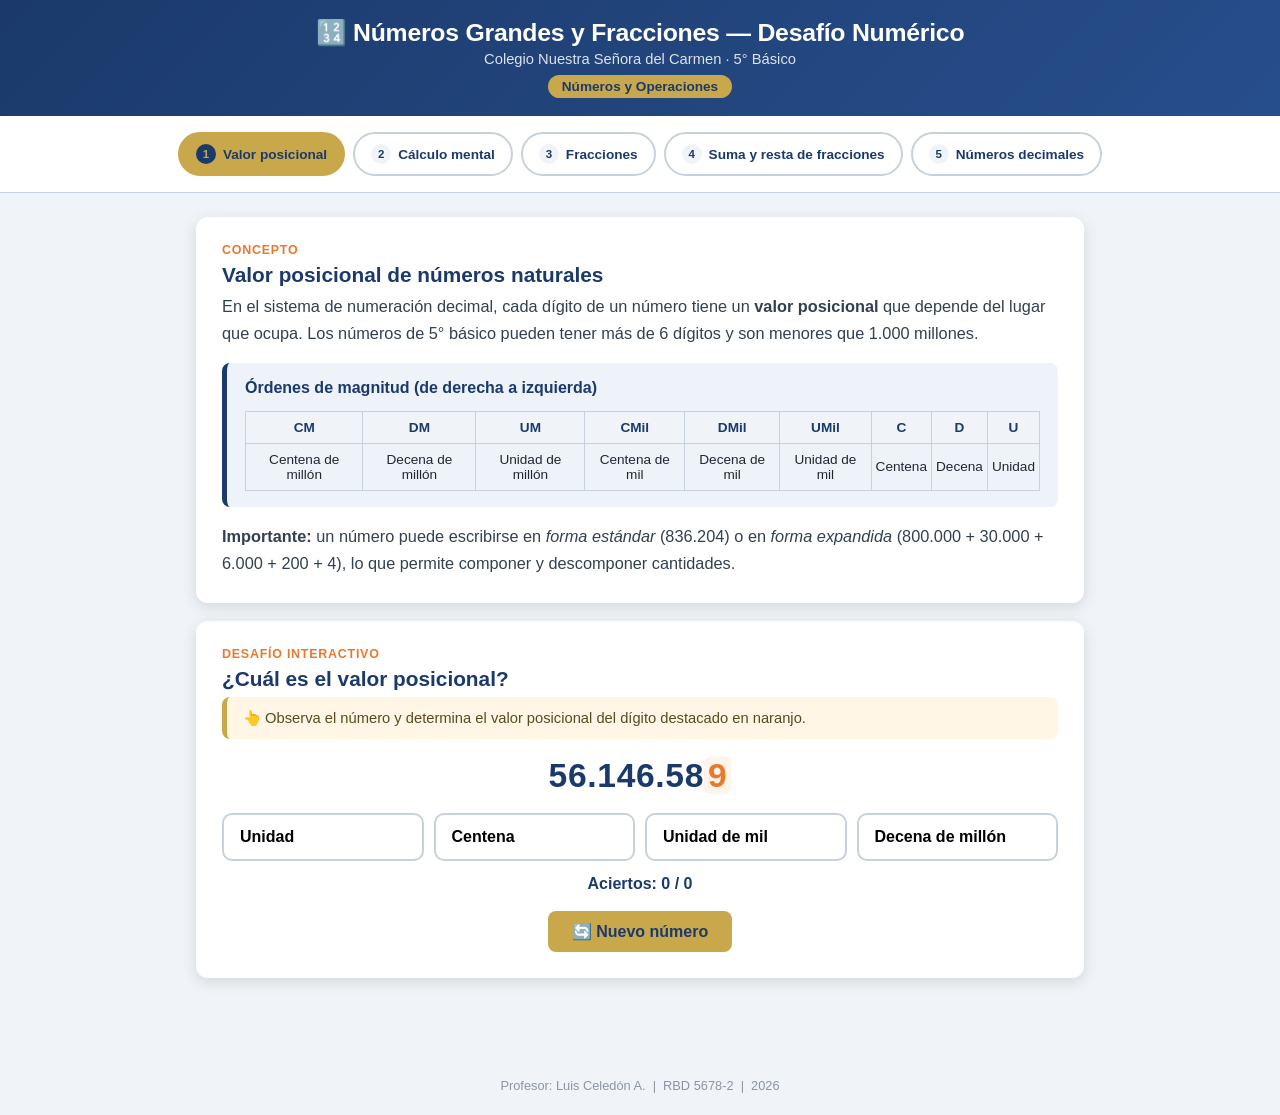
<file: juegos/numeros/numeros-y-operaciones.html>
<!DOCTYPE html>
<html lang="es">
<head>
<meta charset="UTF-8">
<meta name="viewport" content="width=device-width, initial-scale=1.0">
<title>Números Grandes y Fracciones — Desafío Numérico</title>
<style>
  *, *::before, *::after { box-sizing: border-box; margin: 0; padding: 0; }
  :root {
    --azul: #1B3A6B;
    --azul-2: #274E8C;
    --dorado: #C9A84C;
    --verde: #27AE60;
    --rojo: #E74C3C;
    --naranja: #E8792E;
    --fondo: #F0F4F8;
    --blanco: #FFFFFF;
    --gris-linea: #C7D0DD;
    --sombra: 0 4px 15px rgba(0,0,0,0.12);
    --radio: 12px;
  }
  html { scroll-behavior: smooth; }
  body { font-family: 'Segoe UI', Arial, sans-serif; background: var(--fondo); color: #1F2733; min-height: 100vh; -webkit-font-smoothing: antialiased; }
  @media (prefers-reduced-motion: reduce) { *{ animation-duration: .01ms !important; transition-duration: .01ms !important; } }

  header { background: linear-gradient(135deg, var(--azul), var(--azul-2)); color: var(--blanco); padding: 18px 20px; text-align: center; }
  header h1 { font-size: 1.55rem; letter-spacing: -.01em; }
  header .subtitulo { font-size: .92rem; opacity: .85; margin-top: 4px; }
  header .badge { display: inline-block; background: var(--dorado); color: var(--azul); font-weight: 700; padding: 4px 14px; border-radius: 20px; font-size: .85rem; margin-top: 8px; }

  nav.menu-tabs { display: flex; flex-wrap: wrap; gap: 8px; justify-content: center; padding: 16px 12px; background: var(--blanco); border-bottom: 1px solid var(--gris-linea); position: sticky; top: 0; z-index: 20; }
  .tab { display: flex; align-items: center; gap: 7px; padding: 10px 16px; border-radius: 999px; border: 2px solid var(--gris-linea); background: var(--blanco); color: var(--azul); font-size: .85rem; font-weight: 700; cursor: pointer; transition: .18s; }
  .tab .num { display:inline-flex; align-items:center; justify-content:center; width:20px; height:20px; border-radius:50%; background:var(--fondo); font-size:.72rem; }
  .tab:hover { border-color: var(--azul-2); }
  .tab.activa { background: var(--dorado); border-color: var(--dorado); color: var(--azul); }
  .tab.activa .num { background: var(--azul); color: var(--dorado); }

  main { max-width: 920px; margin: 0 auto; padding: 24px 16px 60px; }
  .seccion { display: none; }
  .seccion.activa { display: block; animation: fadeIn .35s ease; }
  @keyframes fadeIn { from{opacity:0; transform:translateY(8px);} to{opacity:1; transform:translateY(0);} }

  .card { background: var(--blanco); border-radius: var(--radio); padding: 26px; box-shadow: var(--sombra); margin-bottom: 18px; }
  .card h2 { color: var(--azul); font-size: 1.3rem; margin-bottom: 6px; }
  .card .kicker { color: var(--naranja); font-weight: 700; font-size: .78rem; letter-spacing: .06em; text-transform: uppercase; margin-bottom: 6px; display:block; }
  .card p { line-height: 1.65; font-size: 1.02rem; color: #33404F; }
  .card p + p { margin-top: 12px; }
  .card ul { margin: 12px 0 0 20px; line-height: 1.8; }

  .def-box { background: #EEF2F9; border-left: 5px solid var(--azul); border-radius: 8px; padding: 16px 18px; margin-top: 16px; }
  .def-box strong { color: var(--azul); }

  .tabla-valores { width:100%; border-collapse:collapse; margin-top:14px; font-size:.85rem; }
  .tabla-valores th, .tabla-valores td { border:1px solid var(--gris-linea); padding:8px 4px; text-align:center; }
  .tabla-valores th { background:var(--fondo); color:var(--azul); font-weight:700; }

  .instr { background:#FFF6E6; border-left: 5px solid var(--dorado); border-radius: 8px; padding: 12px 16px; font-size: .92rem; margin-bottom: 16px; color:#5A4A1E; }

  .numero-grande { text-align:center; font-size:2.1rem; font-weight:800; color:var(--azul); letter-spacing:.02em; margin:18px 0; font-variant-numeric:tabular-nums; word-break:break-all; }
  .digito-destacado { color:var(--naranja); background:#FFF3EA; border-radius:6px; padding:0 4px; }

  .opciones-grid { display:grid; grid-template-columns:repeat(auto-fit,minmax(180px,1fr)); gap:10px; margin-top:16px; }
  .btn-opcion { display:block; width:100%; text-align:left; padding:13px 16px; border-radius:10px; border:2px solid var(--gris-linea); background:var(--blanco); font-size:1rem; font-weight:600; cursor:pointer; transition:.18s; }
  .btn-opcion:hover { border-color: var(--azul); background:#EEF2F9; }
  .btn-opcion.correcta { background:#E8F8F0; border-color:var(--verde); color:#1A6B3A; }
  .btn-opcion.incorrecta { background:#FDEEEE; border-color:var(--rojo); color:#922B1A; }

  .feedback { padding: 14px 18px; border-radius: 10px; margin-top: 16px; font-size: 1rem; font-weight: 600; display: none; }
  .feedback.correcto { display:block; background: #E8F8F0; color: #1A6B3A; border-left: 5px solid var(--verde); }
  .feedback.incorrecto { display:block; background: #FDEEEE; color: #922B1A; border-left: 5px solid var(--rojo); }

  .puntaje-linea { text-align:center; font-weight:700; color:var(--azul); margin-top:14px; }
  .acciones { display:flex; gap:10px; justify-content:center; flex-wrap:wrap; margin-top:18px; }
  .btn { display:inline-block; padding: 11px 24px; border:none; border-radius:8px; font-size:1rem; font-weight:700; cursor:pointer; transition:transform .15s, opacity .15s; }
  .btn:hover { transform: translateY(-2px); opacity:.92; }
  .btn-primario { background: var(--azul); color:#fff; }
  .btn-acento { background: var(--dorado); color: var(--azul); }

  .campo-calculo { text-align:center; margin:20px 0; }
  .enunciado-calculo { font-size:1.4rem; font-weight:800; color:var(--azul); margin-bottom:16px; }
  .campo-numerico { font-size:1.2rem; font-weight:700; text-align:center; padding:10px 14px; border-radius:8px; border:2px solid var(--gris-linea); width:160px; font-variant-numeric:tabular-nums; }
  .campo-numerico:focus { outline:none; border-color:var(--azul); }
  .contador-progreso { text-align:center; font-size:.85rem; color:#667; font-weight:700; margin-bottom:6px; }

  .fraccion-comparacion { display:flex; justify-content:center; align-items:flex-end; gap:26px; margin:20px 0; flex-wrap:wrap; }
  .fraccion-bloque { text-align:center; }
  .fraccion-bloque .etiqueta { font-weight:800; color:var(--azul); font-size:1.15rem; margin-bottom:8px; }
  .fraccion-visual { display:flex; gap:2px; width:200px; }
  .fraccion-visual .seg { flex:1; height:36px; border:1.5px solid var(--gris-linea); background:#fff; border-radius:2px; }
  .fraccion-visual .seg.lleno { background: var(--naranja); border-color:var(--naranja); }
  .fraccion-numero { margin-top:8px; font-weight:700; color:#33404F; font-size:1.05rem; }
  .signo-comparacion { font-size:2rem; font-weight:800; color:var(--dorado); align-self:center; }

  .botones-relacion { display:flex; gap:10px; justify-content:center; flex-wrap:wrap; margin-top:8px; }
  .btn-relacion { padding:12px 26px; border-radius:10px; border:2px solid var(--gris-linea); background:var(--blanco); font-size:1.3rem; font-weight:800; color:var(--azul); cursor:pointer; transition:.18s; min-width:76px; }
  .btn-relacion:hover { border-color:var(--azul); }
  .btn-relacion.correcta { background:#E8F8F0; border-color:var(--verde); color:#1A6B3A; }
  .btn-relacion.incorrecta { background:#FDEEEE; border-color:var(--rojo); color:#922B1A; }

  .vf-item { border: 2px solid var(--gris-linea); border-radius: 10px; padding: 14px 16px; margin-bottom: 12px; }
  .vf-item .enunciado { font-weight: 600; font-size: 1rem; margin-bottom: 10px; }
  .vf-botones { display: flex; gap: 10px; }
  .vf-btn { flex:1; padding: 9px 0; border-radius: 8px; border: 2px solid var(--gris-linea); background: var(--blanco); font-weight: 700; cursor: pointer; font-size: .95rem; transition: .15s; }
  .vf-btn:hover { border-color: var(--azul); }
  .vf-btn.correcta { background:#E8F8F0; border-color:var(--verde); color:#1A6B3A; }
  .vf-btn.incorrecta { background:#FDEEEE; border-color:var(--rojo); color:#922B1A; }
  .vf-feedback { margin-top: 10px; padding: 10px 12px; border-radius: 8px; font-size: .9rem; display: none; }
  .vf-feedback.correcto { display:block; background:#E8F8F0; color:#1A6B3A; border-left:4px solid var(--verde); }
  .vf-feedback.incorrecto { display:block; background:#FDEEEE; color:#922B1A; border-left:4px solid var(--rojo); }
  .vf-score { text-align:center; font-weight:700; color:var(--azul); margin-top: 4px; }

  .final-panel { text-align:center; padding: 20px; }
  .puntaje-grande { font-size: 3rem; font-weight:800; color: var(--azul); }
  .clasificacion { font-size: 1.3rem; margin: 6px 0 4px; }

  .confetti-container { position: fixed; top:0; left:0; width:100%; height:100%; pointer-events:none; z-index: 999; overflow:hidden; }
  .confetti-pieza { position:absolute; width:9px; height:9px; border-radius:2px; animation: caer 2.4s ease-in forwards; }
  @keyframes caer { 0%{opacity:1; transform:translateY(-20px) rotate(0deg);} 100%{opacity:0; transform:translateY(100vh) rotate(720deg);} }

  footer { text-align:center; padding: 22px; color:#8A94A3; font-size:.8rem; }

  @media (max-width: 480px) {
    header h1 { font-size: 1.2rem; }
    .card { padding: 18px; }
    .tab { font-size: .78rem; padding: 8px 12px; }
    .numero-grande { font-size:1.5rem; }
    .fraccion-comparacion { gap:14px; }
  }
</style>
</head>
<body>

<header>
  <h1>🔢 Números Grandes y Fracciones — Desafío Numérico</h1>
  <div class="subtitulo">Colegio Nuestra Señora del Carmen · 5° Básico</div>
  <span class="badge">Números y Operaciones</span>
</header>

<nav class="menu-tabs" id="menuTabs">
  <button class="tab activa" data-seccion="s1"><span class="num">1</span> Valor posicional</button>
  <button class="tab" data-seccion="s2"><span class="num">2</span> Cálculo mental</button>
  <button class="tab" data-seccion="s3"><span class="num">3</span> Fracciones</button>
  <button class="tab" data-seccion="s4"><span class="num">4</span> Suma y resta de fracciones</button>
  <button class="tab" data-seccion="s5"><span class="num">5</span> Números decimales</button>
</nav>

<main>

  <!-- ========== SECCIÓN 1: VALOR POSICIONAL ========== -->
  <section class="seccion activa" id="s1">
    <div class="card">
      <span class="kicker">Concepto</span>
      <h2>Valor posicional de números naturales</h2>
      <p>En el sistema de numeración decimal, cada dígito de un número tiene un <strong>valor posicional</strong> que depende del lugar que ocupa. Los números de 5° básico pueden tener más de 6 dígitos y son menores que 1.000 millones.</p>
      <div class="def-box">
        <strong>Órdenes de magnitud (de derecha a izquierda)</strong>
        <table class="tabla-valores">
          <tr><th>CM</th><th>DM</th><th>UM</th><th>CMil</th><th>DMil</th><th>UMil</th><th>C</th><th>D</th><th>U</th></tr>
          <tr><td>Centena de millón</td><td>Decena de millón</td><td>Unidad de millón</td><td>Centena de mil</td><td>Decena de mil</td><td>Unidad de mil</td><td>Centena</td><td>Decena</td><td>Unidad</td></tr>
        </table>
      </div>
      <p style="margin-top:16px"><strong>Importante:</strong> un número puede escribirse en <em>forma estándar</em> (836.204) o en <em>forma expandida</em> (800.000 + 30.000 + 6.000 + 200 + 4), lo que permite componer y descomponer cantidades.</p>
    </div>

    <div class="card">
      <span class="kicker">Desafío interactivo</span>
      <h2>¿Cuál es el valor posicional?</h2>
      <div class="instr">👆 Observa el número y determina el valor posicional del dígito destacado en naranjo.</div>
      <div class="numero-grande" id="numeroDestacado"></div>
      <div class="opciones-grid" id="opcionesValorPos"></div>
      <div class="feedback" id="feedbackValorPos"></div>
      <div class="puntaje-linea" id="puntajeValorPos">Aciertos: 0 / 0</div>
      <div class="acciones"><button class="btn btn-acento" id="nuevoDesafioValorPos">🔄 Nuevo número</button></div>
    </div>
  </section>

  <!-- ========== SECCIÓN 2: CÁLCULO MENTAL ========== -->
  <section class="seccion" id="s2">
    <div class="card">
      <span class="kicker">Estrategias</span>
      <h2>Cálculo mental y las cuatro operaciones</h2>
      <p>Para calcular con rapidez y precisión se pueden aplicar distintas estrategias: <strong>descomponer</strong> un factor en decenas y unidades, usar el <strong>doble y la mitad</strong>, o resolver primero lo que está entre <strong>paréntesis</strong>.</p>
      <ul>
        <li>En la multiplicación y la división: estimar el resultado antes de calcular.</li>
        <li>En expresiones combinadas: se resuelve primero el paréntesis.</li>
        <li>En problemas con dinero: identificar la operación adecuada según el contexto.</li>
      </ul>
    </div>

    <div class="card">
      <span class="kicker">Práctica</span>
      <h2>Resuelve los cálculos</h2>
      <div class="contador-progreso" id="progresoCalculo">Cálculo 1 de 10</div>
      <div class="campo-calculo">
        <div class="enunciado-calculo" id="enunciadoCalculo"></div>
        <input type="number" class="campo-numerico" id="respuestaCalculo" placeholder="Tu respuesta" inputmode="numeric">
      </div>
      <div class="acciones" style="margin-top:0;">
        <button class="btn btn-acento" id="comprobarCalculo">✅ Comprobar</button>
        <button class="btn btn-primario" id="siguienteCalculo" style="display:none;">Siguiente →</button>
      </div>
      <div class="feedback" id="feedbackCalculo"></div>
      <div class="puntaje-linea" id="puntajeCalculo">Puntaje: 0 / 10</div>

      <div class="card final-panel" id="panelFinalCalculo" style="display:none; margin-top:16px; box-shadow:none; border:2px solid var(--gris-linea);">
        <div class="puntaje-grande" id="puntajeFinalCalculo"></div>
        <div class="clasificacion" id="clasificacionCalculo"></div>
        <button class="btn btn-primario" id="reiniciarCalculo">🔄 Repetir práctica</button>
      </div>
    </div>
  </section>

  <!-- ========== SECCIÓN 3: FRACCIONES PROPIAS E IMPROPIAS ========== -->
  <section class="seccion" id="s3">
    <div class="card">
      <span class="kicker">Concepto</span>
      <h2>Fracciones propias e impropias</h2>
      <p>Una <strong>fracción propia</strong> tiene el numerador menor que el denominador y representa una cantidad menor que un entero (ej: 3/4). Una <strong>fracción impropia</strong> tiene el numerador mayor o igual que el denominador y representa una cantidad igual o mayor que un entero (ej: 5/4 = 1 y 1/4).</p>
      <div class="def-box">
        <strong>Fracciones equivalentes</strong>
        <p style="margin-top:6px">Dos fracciones son equivalentes cuando representan la misma cantidad, aunque tengan distinto numerador y denominador. Se obtienen <strong>amplificando</strong> (multiplicando numerador y denominador por un mismo número) o <strong>simplificando</strong> (dividiendo ambos por un divisor común).</p>
      </div>
    </div>

    <div class="card">
      <span class="kicker">Desafío interactivo</span>
      <h2>Compara las fracciones</h2>
      <div class="instr">👆 Observa las dos barras y determina la relación correcta entre las fracciones A y B.</div>
      <div class="contador-progreso" id="progresoFraccion">Comparación 1 de 8</div>
      <div class="fraccion-comparacion" id="visualFracciones"></div>
      <div class="botones-relacion" id="botonesRelacion">
        <button class="btn-relacion" data-rel=">">A &gt; B</button>
        <button class="btn-relacion" data-rel="=">A = B</button>
        <button class="btn-relacion" data-rel="<">A &lt; B</button>
      </div>
      <div class="feedback" id="feedbackFraccion"></div>
      <div class="puntaje-linea" id="puntajeFraccion">Puntaje: 0 / 8</div>

      <div class="card final-panel" id="panelFinalFraccion" style="display:none; margin-top:16px; box-shadow:none; border:2px solid var(--gris-linea);">
        <div class="puntaje-grande" id="puntajeFinalFraccion"></div>
        <div class="clasificacion" id="clasificacionFraccion"></div>
        <button class="btn btn-primario" id="reiniciarFraccion">🔄 Repetir desafío</button>
      </div>
    </div>
  </section>

  <!-- ========== SECCIÓN 4: SUMA Y RESTA DE FRACCIONES ========== -->
  <section class="seccion" id="s4">
    <div class="card">
      <span class="kicker">Procedimiento</span>
      <h2>Suma y resta de fracciones</h2>
      <p>Para sumar o restar fracciones con <strong>distinto denominador</strong>, primero se transforman en fracciones equivalentes con <strong>igual denominador</strong>, amplificando una o ambas fracciones. Luego se suman o restan los numeradores, manteniendo el denominador común.</p>
      <div class="def-box">
        <strong>Ejemplo resuelto</strong>
        <p style="margin-top:6px">1/4 + 1/2 → se amplifica 1/2 a 2/4 (multiplicando por 2) → 1/4 + 2/4 = <strong>3/4</strong>.</p>
      </div>
    </div>

    <div class="card">
      <span class="kicker">Práctica</span>
      <h2>Resuelve la operación</h2>
      <div id="listaSumaResta"></div>
      <div class="vf-score" id="puntajeSumaResta">Puntaje: 0 / 0 respondidas</div>
      <div class="acciones"><button class="btn btn-primario" id="reiniciarSumaResta">🔄 Reiniciar práctica</button></div>
    </div>
  </section>

  <!-- ========== SECCIÓN 5: NÚMEROS DECIMALES ========== -->
  <section class="seccion" id="s5">
    <div class="card">
      <span class="kicker">Concepto</span>
      <h2>Números decimales</h2>
      <p>Los números decimales representan cantidades menores que la unidad usando la <strong>coma decimal</strong>. Cada lugar después de la coma tiene un valor posicional: <strong>décimos</strong>, <strong>centésimos</strong> y <strong>milésimos</strong>.</p>
      <div class="def-box">
        <strong>Relación entre fracción y decimal</strong>
        <p style="margin-top:6px">Una fracción con denominador 10, 100 o 1000 puede escribirse como decimal: 7/10 = 0,7 — 45/100 = 0,45 — 3/1000 = 0,003. Para comparar decimales se igualan las cifras decimales (0,5 = 0,50) y se comparan de izquierda a derecha.</p>
      </div>
    </div>

    <div class="card">
      <span class="kicker">Práctica rápida</span>
      <h2>Verdadero o falso</h2>
      <div id="vfListaDecimales"></div>
      <div class="vf-score" id="vfScoreDecimales">Aciertos: 0 / 0</div>
      <div class="acciones"><button class="btn btn-primario" id="vfReiniciarDecimales">🔄 Reiniciar práctica</button></div>
    </div>
  </section>

</main>

<div class="confetti-container" id="confetti"></div>
<footer>Profesor: Luis Celedón A. &nbsp;|&nbsp; RBD 5678-2 &nbsp;|&nbsp; 2026</footer>

<script>
(function(){
  "use strict";

  /* ============ NAVEGACIÓN ENTRE SECCIONES ============ */
  var tabs = Array.prototype.slice.call(document.querySelectorAll('.tab'));
  var secciones = Array.prototype.slice.call(document.querySelectorAll('.seccion'));
  tabs.forEach(function(tab){
    tab.addEventListener('click', function(){
      tabs.forEach(function(t){ t.classList.remove('activa'); });
      secciones.forEach(function(s){ s.classList.remove('activa'); });
      tab.classList.add('activa');
      document.getElementById(tab.dataset.seccion).classList.add('activa');
      window.scrollTo({ top: 0, behavior: 'smooth' });
    });
  });

  function lanzarConfetti(){
    var colores = ['#1B3A6B','#C9A84C','#27AE60','#E74C3C','#E8792E'];
    var c = document.getElementById('confetti');
    for (var i = 0; i < 70; i++){
      var p = document.createElement('div');
      p.className = 'confetti-pieza';
      p.style.cssText = 'left:' + (Math.random()*100) + '%; background:' + colores[Math.floor(Math.random()*colores.length)] + '; animation-delay:' + (Math.random()*1.2) + 's; animation-duration:' + (2+Math.random()) + 's';
      c.appendChild(p);
    }
    setTimeout(function(){ c.innerHTML = ''; }, 4500);
  }

  function clasificar(porcentaje){
    if (porcentaje >= 90) return { emoji:'🏆', texto:'¡Excelente! Dominas el tema.' };
    if (porcentaje >= 70) return { emoji:'⭐', texto:'¡Muy bien! Sigue practicando.' };
    if (porcentaje >= 50) return { emoji:'📚', texto:'Buen esfuerzo. Repasa los errores.' };
    return { emoji:'💪', texto:'¡No te rindas! Vuelve a intentarlo.' };
  }

  /* ============ SECCIÓN 1: VALOR POSICIONAL ============ */
  var PLACES = ['Unidad','Decena','Centena','Unidad de mil','Decena de mil','Centena de mil','Unidad de millón','Decena de millón','Centena de millón'];
  var numeroDestacadoEl = document.getElementById('numeroDestacado');
  var opcionesValorPosEl = document.getElementById('opcionesValorPos');
  var feedbackValorPosEl = document.getElementById('feedbackValorPos');
  var puntajeValorPosEl = document.getElementById('puntajeValorPos');
  var vpAciertos = 0, vpIntentos = 0;

  function formatearConDestaque(numStr, idxDestacado){
    var chars = numStr.split('');
    var n = chars.length;
    var html = '';
    for (var i = 0; i < n; i++){
      if (i === idxDestacado){ html += '<span class="digito-destacado">' + chars[i] + '</span>'; }
      else { html += chars[i]; }
      var restante = n - 1 - i;
      if (restante > 0 && restante % 3 === 0){ html += '.'; }
    }
    return html;
  }

  function mezclar(arr){
    for (var i = arr.length - 1; i > 0; i--){
      var j = Math.floor(Math.random() * (i + 1));
      var t = arr[i]; arr[i] = arr[j]; arr[j] = t;
    }
    return arr;
  }

  function nuevoDesafioValorPos(){
    var digitos = 7 + Math.floor(Math.random() * 3); // 7, 8 o 9 dígitos
    var numStr = '';
    for (var i = 0; i < digitos; i++){
      numStr += (i === 0) ? (1 + Math.floor(Math.random() * 9)) : Math.floor(Math.random() * 10);
    }
    var idx = Math.floor(Math.random() * digitos);
    var posDesdeDerecha = digitos - 1 - idx;
    var nombreCorrecto = PLACES[posDesdeDerecha];

    numeroDestacadoEl.innerHTML = formatearConDestaque(numStr, idx);

    var otrasOpciones = PLACES.filter(function(p){ return p !== nombreCorrecto; });
    mezclar(otrasOpciones);
    var opciones = mezclar([nombreCorrecto].concat(otrasOpciones.slice(0, 3)));

    opcionesValorPosEl.innerHTML = '';
    feedbackValorPosEl.className = 'feedback';
    feedbackValorPosEl.textContent = '';
    opciones.forEach(function(nombre){
      var btn = document.createElement('button');
      btn.className = 'btn-opcion';
      btn.textContent = nombre;
      btn.addEventListener('click', function(){
        if (opcionesValorPosEl.dataset.resuelto) return;
        opcionesValorPosEl.dataset.resuelto = '1';
        var acierto = nombre === nombreCorrecto;
        Array.prototype.slice.call(opcionesValorPosEl.children).forEach(function(b){
          if (b.textContent === nombreCorrecto) b.classList.add('correcta');
          else if (b === btn) b.classList.add('incorrecta');
        });
        vpIntentos++;
        if (acierto) vpAciertos++;
        feedbackValorPosEl.textContent = (acierto ? '✔ ¡Correcto! ' : '✘ No es correcto. ') + 'El dígito destacado corresponde a: ' + nombreCorrecto + '.';
        feedbackValorPosEl.className = 'feedback ' + (acierto ? 'correcto' : 'incorrecto');
        puntajeValorPosEl.textContent = 'Aciertos: ' + vpAciertos + ' / ' + vpIntentos;
      });
      opcionesValorPosEl.appendChild(btn);
    });
    delete opcionesValorPosEl.dataset.resuelto;
  }
  document.getElementById('nuevoDesafioValorPos').addEventListener('click', nuevoDesafioValorPos);
  nuevoDesafioValorPos();

  /* ============ SECCIÓN 2: CÁLCULO MENTAL ============ */
  var PROBLEMAS_CALCULO = [
    { enunciado:'34 × 26 = ?', respuesta:884, ayuda:'Descompón: 34 × 20 = 680 y 34 × 6 = 204; súmalos: 680 + 204 = 884.' },
    { enunciado:'468 ÷ 4 = ?', respuesta:117, ayuda:'Divide por partes: 400 ÷ 4 = 100 y 68 ÷ 4 = 17; súmalos: 100 + 17 = 117.' },
    { enunciado:'(15 + 9) × 3 = ?', respuesta:72, ayuda:'Resuelve primero el paréntesis: 15 + 9 = 24; luego 24 × 3 = 72.' },
    { enunciado:'27 × 4, usando el doble dos veces = ?', respuesta:108, ayuda:'27 × 2 = 54; 54 × 2 = 108. Duplicar dos veces equivale a multiplicar por 4.' },
    { enunciado:'720 ÷ 8 = ?', respuesta:90, ayuda:'72 ÷ 8 = 9; como 720 tiene un cero más que 72, el resultado es 90.' },
    { enunciado:'56 × 12 = ?', respuesta:672, ayuda:'56 × 10 = 560 y 56 × 2 = 112; súmalos: 560 + 112 = 672.' },
    { enunciado:'(48 − 20) ÷ 4 = ?', respuesta:7, ayuda:'Resuelve primero el paréntesis: 48 − 20 = 28; luego 28 ÷ 4 = 7.' },
    { enunciado:'Compraste 3 cuadernos a $1.250 cada uno. ¿Cuánto pagaste en total?', respuesta:3750, ayuda:'Multiplica el precio unitario por la cantidad: 3 × 1.250 = 3.750.' },
    { enunciado:'936 ÷ 3 = ?', respuesta:312, ayuda:'Divide por partes: 900 ÷ 3 = 300 y 36 ÷ 3 = 12; súmalos: 300 + 12 = 312.' },
    { enunciado:'19 × 19 = ?', respuesta:361, ayuda:'19 × 20 = 380; réstale 19: 380 − 19 = 361.' }
  ];
  var calcIndice = 0, calcPuntaje = 0;
  var progresoCalculoEl = document.getElementById('progresoCalculo');
  var enunciadoCalculoEl = document.getElementById('enunciadoCalculo');
  var respuestaCalculoEl = document.getElementById('respuestaCalculo');
  var feedbackCalculoEl = document.getElementById('feedbackCalculo');
  var puntajeCalculoEl = document.getElementById('puntajeCalculo');
  var comprobarCalculoBtn = document.getElementById('comprobarCalculo');
  var siguienteCalculoBtn = document.getElementById('siguienteCalculo');

  function mostrarCalculo(){
    var item = PROBLEMAS_CALCULO[calcIndice];
    progresoCalculoEl.textContent = 'Cálculo ' + (calcIndice + 1) + ' de ' + PROBLEMAS_CALCULO.length;
    enunciadoCalculoEl.textContent = item.enunciado;
    respuestaCalculoEl.value = '';
    respuestaCalculoEl.disabled = false;
    feedbackCalculoEl.className = 'feedback';
    feedbackCalculoEl.textContent = '';
    comprobarCalculoBtn.style.display = 'inline-block';
    siguienteCalculoBtn.style.display = 'none';
    respuestaCalculoEl.focus();
  }

  comprobarCalculoBtn.addEventListener('click', function(){
    var item = PROBLEMAS_CALCULO[calcIndice];
    var valor = parseInt(respuestaCalculoEl.value, 10);
    var acierto = valor === item.respuesta;
    if (acierto) calcPuntaje++;
    feedbackCalculoEl.textContent = (acierto ? '✔ ¡Correcto! ' : '✘ La respuesta correcta es ' + item.respuesta + '. ') + item.ayuda;
    feedbackCalculoEl.className = 'feedback ' + (acierto ? 'correcto' : 'incorrecto');
    puntajeCalculoEl.textContent = 'Puntaje: ' + calcPuntaje + ' / ' + PROBLEMAS_CALCULO.length;
    respuestaCalculoEl.disabled = true;
    comprobarCalculoBtn.style.display = 'none';
    siguienteCalculoBtn.style.display = 'inline-block';
  });

  siguienteCalculoBtn.addEventListener('click', function(){
    calcIndice++;
    if (calcIndice < PROBLEMAS_CALCULO.length){
      mostrarCalculo();
    } else {
      var porcentaje = Math.round((calcPuntaje / PROBLEMAS_CALCULO.length) * 100);
      var c = clasificar(porcentaje);
      document.getElementById('puntajeFinalCalculo').textContent = calcPuntaje + ' / ' + PROBLEMAS_CALCULO.length;
      document.getElementById('clasificacionCalculo').textContent = c.emoji + ' ' + c.texto;
      document.getElementById('panelFinalCalculo').style.display = 'block';
      document.querySelector('#s2 .card:nth-child(2) .campo-calculo').style.display = 'none';
      document.querySelector('#s2 .card:nth-child(2) .acciones').style.display = 'none';
      feedbackCalculoEl.className = 'feedback';
      if (porcentaje >= 70) lanzarConfetti();
    }
  });

  document.getElementById('reiniciarCalculo').addEventListener('click', function(){
    calcIndice = 0; calcPuntaje = 0;
    document.getElementById('panelFinalCalculo').style.display = 'none';
    document.querySelector('#s2 .card:nth-child(2) .campo-calculo').style.display = 'block';
    document.querySelector('#s2 .card:nth-child(2) .acciones').style.display = 'flex';
    puntajeCalculoEl.textContent = 'Puntaje: 0 / ' + PROBLEMAS_CALCULO.length;
    mostrarCalculo();
  });

  mostrarCalculo();

  /* ============ SECCIÓN 3: FRACCIONES PROPIAS E IMPROPIAS ============ */
  var COMPARACIONES = [
    { a:{n:3,d:4}, b:{n:1,d:2}, rel:'>', exp:'3/4 equivale a 6/8 y 1/2 equivale a 4/8. Como 6/8 > 4/8, entonces 3/4 > 1/2.' },
    { a:{n:2,d:3}, b:{n:5,d:6}, rel:'<', exp:'2/3 equivale a 4/6, y 4/6 < 5/6. Por lo tanto, 2/3 < 5/6.' },
    { a:{n:4,d:8}, b:{n:1,d:2}, rel:'=', exp:'4/8 se simplifica dividiendo por 4: 4/8 = 1/2. Son fracciones equivalentes.' },
    { a:{n:5,d:4}, b:{n:1,d:1}, rel:'>', exp:'5/4 es una fracción impropia mayor que un entero (4/4 = 1). Por lo tanto, 5/4 > 1.' },
    { a:{n:2,d:5}, b:{n:3,d:10}, rel:'>', exp:'2/5 equivale a 4/10, y 4/10 > 3/10. Por lo tanto, 2/5 > 3/10.' },
    { a:{n:7,d:12}, b:{n:1,d:2}, rel:'>', exp:'1/2 equivale a 6/12, y 7/12 > 6/12. Por lo tanto, 7/12 > 1/2.' },
    { a:{n:9,d:6}, b:{n:3,d:2}, rel:'=', exp:'9/6 se simplifica dividiendo por 3: 9/6 = 3/2. Son fracciones equivalentes.' },
    { a:{n:3,d:8}, b:{n:5,d:8}, rel:'<', exp:'Con igual denominador se compara el numerador: 3 < 5. Por lo tanto, 3/8 < 5/8.' }
  ];
  var fraccionIndice = 0, fraccionPuntaje = 0;
  var progresoFraccionEl = document.getElementById('progresoFraccion');
  var visualFraccionesEl = document.getElementById('visualFracciones');
  var botonesRelacionEl = document.getElementById('botonesRelacion');
  var feedbackFraccionEl = document.getElementById('feedbackFraccion');
  var puntajeFraccionEl = document.getElementById('puntajeFraccion');

  function bloqueFraccion(etiqueta, frac){
    var segs = '';
    for (var i = 0; i < frac.d; i++){
      segs += '<div class="seg' + (i < frac.n ? ' lleno' : '') + '"></div>';
    }
    return '<div class="fraccion-bloque"><div class="etiqueta">' + etiqueta + '</div>' +
      '<div class="fraccion-visual">' + segs + '</div>' +
      '<div class="fraccion-numero">' + frac.n + '/' + frac.d + '</div></div>';
  }

  function mostrarComparacion(){
    var item = COMPARACIONES[fraccionIndice];
    progresoFraccionEl.textContent = 'Comparación ' + (fraccionIndice + 1) + ' de ' + COMPARACIONES.length;
    visualFraccionesEl.innerHTML = bloqueFraccion('A', item.a) + '<div class="signo-comparacion">?</div>' + bloqueFraccion('B', item.b);
    feedbackFraccionEl.className = 'feedback';
    feedbackFraccionEl.textContent = '';
    Array.prototype.slice.call(botonesRelacionEl.children).forEach(function(b){
      b.classList.remove('correcta', 'incorrecta');
      b.disabled = false;
    });
    delete botonesRelacionEl.dataset.resuelto;
  }

  Array.prototype.slice.call(botonesRelacionEl.children).forEach(function(btn){
    btn.addEventListener('click', function(){
      if (botonesRelacionEl.dataset.resuelto) return;
      botonesRelacionEl.dataset.resuelto = '1';
      var item = COMPARACIONES[fraccionIndice];
      var acierto = btn.dataset.rel === item.rel;
      Array.prototype.slice.call(botonesRelacionEl.children).forEach(function(b){
        b.disabled = true;
        if (b.dataset.rel === item.rel) b.classList.add('correcta');
        else if (b === btn) b.classList.add('incorrecta');
      });
      if (acierto) fraccionPuntaje++;
      feedbackFraccionEl.textContent = (acierto ? '✔ ¡Correcto! ' : '✘ No es correcto. ') + item.exp;
      feedbackFraccionEl.className = 'feedback ' + (acierto ? 'correcto' : 'incorrecto');
      puntajeFraccionEl.textContent = 'Puntaje: ' + fraccionPuntaje + ' / ' + COMPARACIONES.length;

      setTimeout(function(){
        fraccionIndice++;
        if (fraccionIndice < COMPARACIONES.length){
          mostrarComparacion();
        } else {
          var porcentaje = Math.round((fraccionPuntaje / COMPARACIONES.length) * 100);
          var c = clasificar(porcentaje);
          document.getElementById('puntajeFinalFraccion').textContent = fraccionPuntaje + ' / ' + COMPARACIONES.length;
          document.getElementById('clasificacionFraccion').textContent = c.emoji + ' ' + c.texto;
          document.getElementById('panelFinalFraccion').style.display = 'block';
          document.getElementById('progresoFraccion').style.display = 'none';
          visualFraccionesEl.style.display = 'none';
          botonesRelacionEl.style.display = 'none';
          feedbackFraccionEl.className = 'feedback';
          if (porcentaje >= 70) lanzarConfetti();
        }
      }, 1400);
    });
  });

  document.getElementById('reiniciarFraccion').addEventListener('click', function(){
    fraccionIndice = 0; fraccionPuntaje = 0;
    document.getElementById('panelFinalFraccion').style.display = 'none';
    document.getElementById('progresoFraccion').style.display = 'block';
    visualFraccionesEl.style.display = 'flex';
    botonesRelacionEl.style.display = 'flex';
    puntajeFraccionEl.textContent = 'Puntaje: 0 / ' + COMPARACIONES.length;
    mostrarComparacion();
  });

  mostrarComparacion();

  /* ============ SECCIÓN 4: SUMA Y RESTA DE FRACCIONES ============ */
  var SUMAS_RESTAS = [
    { enunciado:'1/4 + 1/2 = ?', opciones:['3/4','2/6','1/6','5/8'], correcta:0, exp:'Amplifica 1/2 a 2/4: 1/4 + 2/4 = 3/4.' },
    { enunciado:'2/3 − 1/6 = ?', opciones:['1/2','1/3','5/6','1/6'], correcta:0, exp:'Amplifica 2/3 a 4/6: 4/6 − 1/6 = 3/6 = 1/2.' },
    { enunciado:'3/5 + 1/10 = ?', opciones:['4/10','7/10','4/15','8/15'], correcta:1, exp:'Amplifica 3/5 a 6/10: 6/10 + 1/10 = 7/10.' },
    { enunciado:'5/6 − 1/3 = ?', opciones:['1/2','2/3','5/6','1/6'], correcta:0, exp:'Amplifica 1/3 a 2/6: 5/6 − 2/6 = 3/6 = 1/2.' },
    { enunciado:'1/2 + 1/4 + 1/8 = ?', opciones:['7/8','3/4','5/8','1'], correcta:0, exp:'Amplifica todo a octavos: 4/8 + 2/8 + 1/8 = 7/8.' },
    { enunciado:'7/10 − 2/5 = ?', opciones:['1/5','3/10','1/2','2/5'], correcta:1, exp:'Amplifica 2/5 a 4/10: 7/10 − 4/10 = 3/10.' },
    { enunciado:'3/4 + 3/4 = ?', opciones:['1 1/2','6/8','3/8','9/4'], correcta:0, exp:'3/4 + 3/4 = 6/4, que como número mixto es 1 2/4 = 1 1/2.' },
    { enunciado:'9/12 − 1/4 = ?', opciones:['1/2','2/3','1/3','3/4'], correcta:0, exp:'Amplifica 1/4 a 3/12: 9/12 − 3/12 = 6/12 = 1/2.' }
  ];
  var listaSumaRestaEl = document.getElementById('listaSumaResta');
  var puntajeSumaRestaEl = document.getElementById('puntajeSumaResta');
  var srAciertos = 0, srRespondidas = 0;

  function renderSumaResta(){
    listaSumaRestaEl.innerHTML = '';
    srAciertos = 0; srRespondidas = 0;
    SUMAS_RESTAS.forEach(function(item, i){
      var div = document.createElement('div');
      div.className = 'vf-item';
      var opcionesHtml = item.opciones.map(function(op, j){
        return '<button class="vf-btn" data-idx="' + j + '" style="flex:1 1 40%">' + op + '</button>';
      }).join('');
      div.innerHTML =
        '<div class="enunciado">' + (i + 1) + '. ' + item.enunciado + '</div>' +
        '<div class="vf-botones" style="flex-wrap:wrap">' + opcionesHtml + '</div>' +
        '<div class="vf-feedback"></div>';
      var botones = div.querySelectorAll('.vf-btn');
      botones.forEach(function(btn){
        btn.addEventListener('click', function(){
          if (div.dataset.resuelto) return;
          div.dataset.resuelto = '1';
          var idx = parseInt(btn.dataset.idx, 10);
          var acierto = idx === item.correcta;
          botones.forEach(function(b, j){
            if (j === item.correcta) b.classList.add('correcta');
            else if (b === btn) b.classList.add('incorrecta');
          });
          var fb = div.querySelector('.vf-feedback');
          fb.textContent = (acierto ? '✔ ' : '✘ ') + item.exp;
          fb.className = 'vf-feedback ' + (acierto ? 'correcto' : 'incorrecto');
          srRespondidas++;
          if (acierto) srAciertos++;
          puntajeSumaRestaEl.textContent = 'Puntaje: ' + srAciertos + ' / ' + srRespondidas + ' respondidas (' + SUMAS_RESTAS.length + ' en total)';
        });
      });
      listaSumaRestaEl.appendChild(div);
    });
    puntajeSumaRestaEl.textContent = 'Puntaje: 0 / 0 respondidas (' + SUMAS_RESTAS.length + ' en total)';
  }
  renderSumaResta();
  document.getElementById('reiniciarSumaResta').addEventListener('click', renderSumaResta);

  /* ============ SECCIÓN 5: NÚMEROS DECIMALES ============ */
  var DECIMALES_VF = [
    { enunciado:'0,7 es igual a 7/10.', r:true, feedback:'Correcto. El dígito en el lugar de los décimos representa décimos; 0,7 = 7/10.' },
    { enunciado:'0,45 es mayor que 0,5.', r:false, feedback:'Falso. 0,45 < 0,5, porque 0,50 tiene 5 décimos y 0,45 tiene solo 4 décimos.' },
    { enunciado:'3/4 equivale a 0,75.', r:true, feedback:'Correcto. 3/4 = 75/100 = 0,75.' },
    { enunciado:'0,3 + 0,25 = 0,55.', r:true, feedback:'Correcto. 0,30 + 0,25 = 0,55.' },
    { enunciado:'El dígito de las milésimas en 2,468 es el 6.', r:false, feedback:'Falso. El 6 está en el lugar de las centésimas; el 8 está en el lugar de las milésimas.' },
    { enunciado:'1/5 equivale a 0,2.', r:true, feedback:'Correcto. 1/5 = 2/10 = 0,2.' },
    { enunciado:'0,9 es menor que 0,90.', r:false, feedback:'Falso. 0,9 y 0,90 representan la misma cantidad: nueve décimos.' },
    { enunciado:'1,05 es mayor que 1,5.', r:false, feedback:'Falso. 1,5 tiene 5 décimos (equivalente a 1,50), que es mayor que 1,05.' }
  ];
  var vfListaDecimalesEl = document.getElementById('vfListaDecimales');
  var vfScoreDecimalesEl = document.getElementById('vfScoreDecimales');
  var vfdAciertos = 0, vfdRespondidas = 0;

  function renderVFDecimales(){
    vfListaDecimalesEl.innerHTML = '';
    vfdAciertos = 0; vfdRespondidas = 0;
    DECIMALES_VF.forEach(function(item, i){
      var div = document.createElement('div');
      div.className = 'vf-item';
      div.innerHTML =
        '<div class="enunciado">' + (i + 1) + '. ' + item.enunciado + '</div>' +
        '<div class="vf-botones">' +
          '<button class="vf-btn" data-val="true">Verdadero</button>' +
          '<button class="vf-btn" data-val="false">Falso</button>' +
        '</div>' +
        '<div class="vf-feedback"></div>';
      var botones = div.querySelectorAll('.vf-btn');
      botones.forEach(function(btn){
        btn.addEventListener('click', function(){
          if (div.dataset.resuelto) return;
          div.dataset.resuelto = '1';
          var eleccion = btn.dataset.val === 'true';
          var acierto = eleccion === item.r;
          botones.forEach(function(b){
            var esCorrecta = (b.dataset.val === 'true') === item.r;
            b.classList.add(esCorrecta ? 'correcta' : (b === btn ? 'incorrecta' : ''));
          });
          var fb = div.querySelector('.vf-feedback');
          fb.textContent = (acierto ? '✔ ' : '✘ ') + item.feedback;
          fb.className = 'vf-feedback ' + (acierto ? 'correcto' : 'incorrecto');
          vfdRespondidas++;
          if (acierto) vfdAciertos++;
          vfScoreDecimalesEl.textContent = 'Aciertos: ' + vfdAciertos + ' / ' + vfdRespondidas + ' respondidas (' + DECIMALES_VF.length + ' en total)';
        });
      });
      vfListaDecimalesEl.appendChild(div);
    });
    vfScoreDecimalesEl.textContent = 'Aciertos: 0 / 0 respondidas (' + DECIMALES_VF.length + ' en total)';
  }
  renderVFDecimales();
  document.getElementById('vfReiniciarDecimales').addEventListener('click', renderVFDecimales);

})();
</script>
</body>
</html>
</file>
